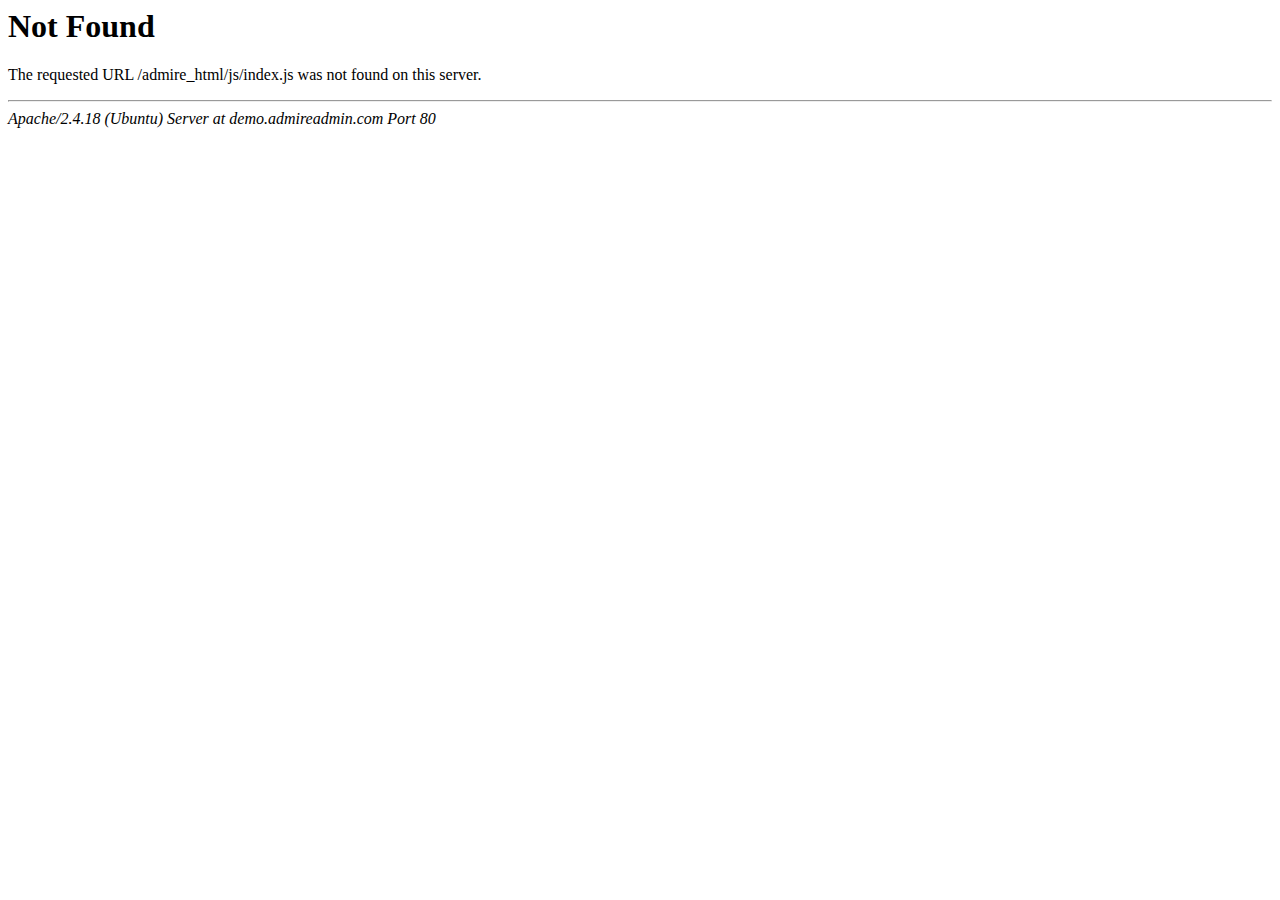
<file: admin/js/index.html>
<!DOCTYPE HTML PUBLIC "-//IETF//DTD HTML 2.0//EN">
<html><head>
<title>404 Not Found</title>
</head><body>
<h1>Not Found</h1>
<p>The requested URL /admire_html/js/index.js was not found on this server.</p>
<hr>
<address>Apache/2.4.18 (Ubuntu) Server at demo.admireadmin.com Port 80</address>
</body></html>
</file>
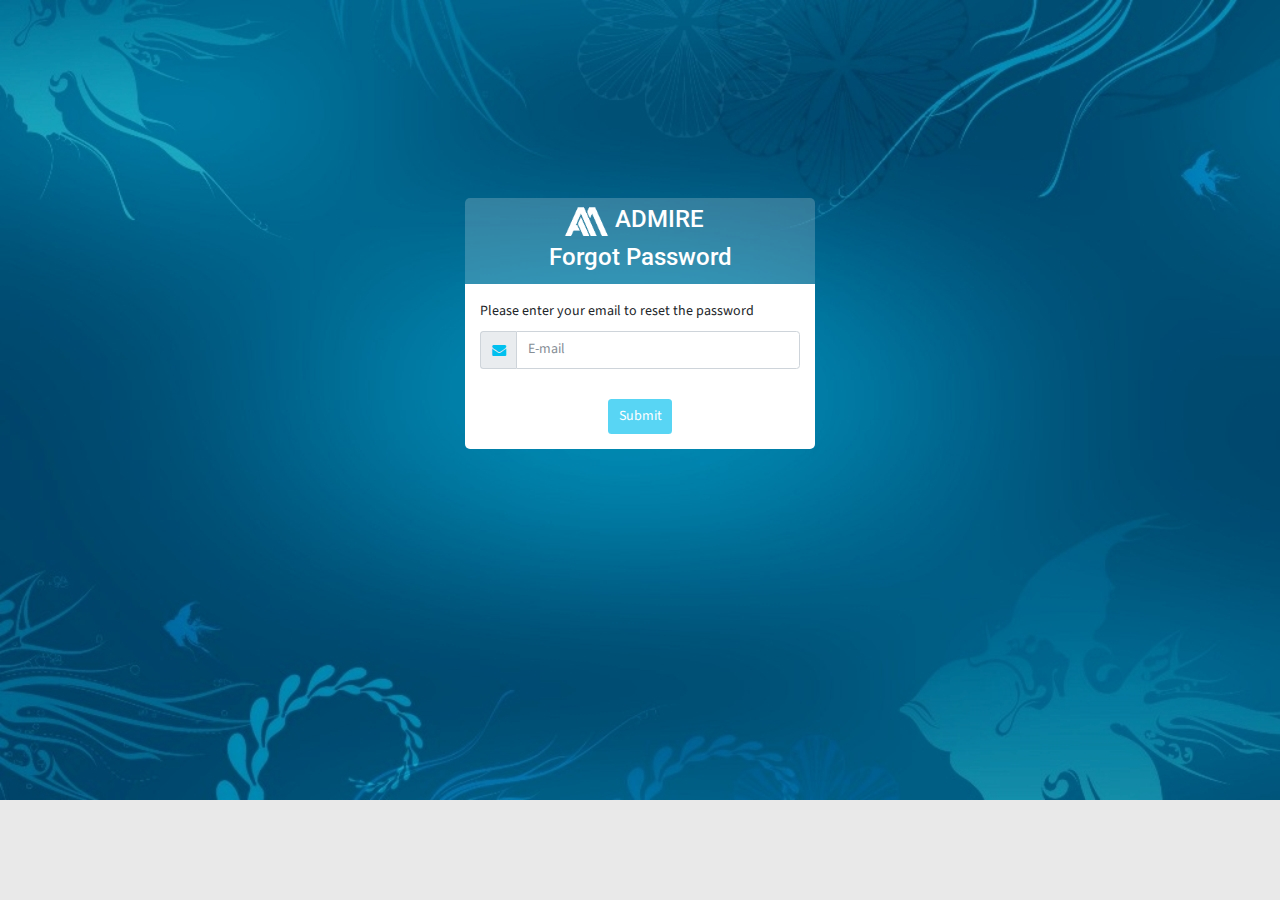
<file: admin/forgot_password1.html>
<!DOCTYPE html>
<html>

<!-- Mirrored from demo.admireadmin.com/admire_html/forgot_password1.html by HTTrack Website Copier/3.x [XR&CO'2014], Tue, 01 Jan 2019 07:14:15 GMT -->
<head>
    <title>Forgot Password 1 | Admire</title>
    <meta name="viewport" content="width=device-width, initial-scale=1.0"/>
    <link rel="shortcut icon" href="img/logo1.ico"/>
    <!--Global styles -->
    <link rel="stylesheet" href="css/components.css" />
    <link rel="stylesheet" href="css/custom.css" />
    <!--End of Global styles -->
    <!--Plugin styles-->
    <link rel="stylesheet" href="vendors/bootstrapvalidator/css/bootstrapValidator.min.css"/>
    <link rel="stylesheet" href="vendors/wow/css/animate.css"/>
    <!--End of Plugin styles-->
    <link rel="stylesheet" href="css/pages/login1.css"/>
</head>
<body>
<div class="container wow slideInDown" data-wow-duration="1s" data-wow-delay="0.5s">
    <div class="row">
        <div class="col-12">
            <div class="row">
                <div class="col-lg-4 col-sm-8 col-md-6 mx-auto forgotpwd_margin ">
                    <div class="login_logo login_border_radius1">
                        <h3 class="text-center">
                            <img src="img/logow2.png" alt="josh logo" class="admire_logo"><span class="text-white"> ADMIRE &nbsp;<br/>
                               Forgot Password</span>
                        </h3>
                    </div>
                    <form action="http://demo.admireadmin.com/admire_html/login1.html" id="login_validator1" method="post"
                          class="form-group  login_validator">
                        <div class="bg-white login_content login_border_radius">
                            <div class="form-group">
                                <label for="email_modal">Please enter your email to reset the password</label>
                                <div class="input-group">
                            <span class="input-group-addon addon_email"><i
                                    class="fa fa-envelope text-primary"></i></span>
                                    <input type="text" class="form-control email_forgot form-control-md"
                                           id="email_modal" name="email_modal" placeholder="E-mail">
                                </div>
                            </div>
                            <div class="form-group form-actions">
                                <button type="submit" class="btn btn-primary submit_email login_button" onclick="window.location.href='login1.html'">Submit
                                </button>
                            </div>
                        </div>
                    </form>
                </div>
            </div>
        </div>
    </div>
</div>

<!-- global js -->
<script src="js/jquery.min.js"></script>
<script src="js/index.html"></script>
<script src="js/bootstrap.min.js"></script>
<!-- end of global js-->
<!--Plugin js-->
<script src="vendors/bootstrapvalidator/js/bootstrapValidator.min.js"></script>
<script src="vendors/wow/js/wow.min.js"></script>
<!--End of plugin js-->
<script src="js/pages/forgot_password.js"></script>
</body>


<!-- Mirrored from demo.admireadmin.com/admire_html/forgot_password1.html by HTTrack Website Copier/3.x [XR&CO'2014], Tue, 01 Jan 2019 07:14:16 GMT -->
</html>
</file>
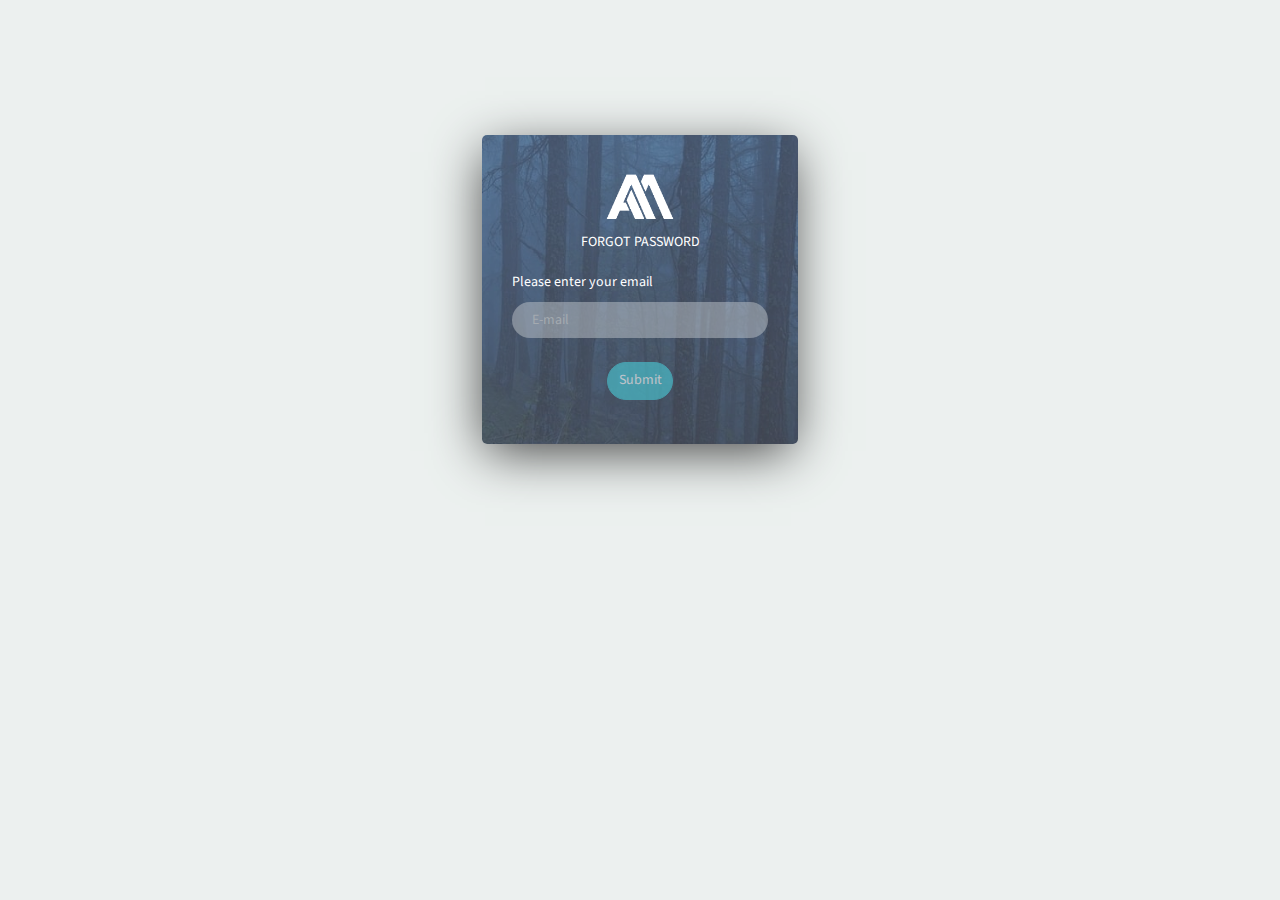
<file: admin/forgot_password2.html>
<!DOCTYPE html>
<html>

<!-- Mirrored from demo.admireadmin.com/admire_html/forgot_password2.html by HTTrack Website Copier/3.x [XR&CO'2014], Tue, 01 Jan 2019 07:12:48 GMT -->
<head>
    <title>Forgot Password 2 | Admire</title>
    <meta name="viewport" content="width=device-width, initial-scale=1.0"/>
    <link rel="shortcut icon" href="img/logo1.ico"/>
    <!--Global styles -->
    <link rel="stylesheet" href="css/components.css" />
    <link rel="stylesheet" href="css/custom.css" />
    <!--End of Global styles -->
    <!--Plugin styles-->
    <link rel="stylesheet" href="vendors/bootstrapvalidator/css/bootstrapValidator.min.css"/>
    <link rel="stylesheet" href="vendors/wow/css/animate.css"/>
    <!--End of Plugin styles-->
    <link rel="stylesheet" href="css/pages/login2.css"/>
</head>
<body class="login_background">
<div class="preloader" style=" position: fixed;
  width: 100%;
  height: 100%;
  top: 0;
  left: 0;
  z-index: 100000;
  backface-visibility: hidden;
  background: #ffffff;">
    <div class="preloader_img" style="width: 200px;
  height: 200px;
  position: absolute;
  left: 48%;
  top: 48%;
  background-position: center;
z-index: 999999">
        <img src="img/loader.gif" style=" width: 40px;" alt="loading...">
    </div>
</div>
<div class="container wow fadeInDown" data-wow-duration="1s" data-wow-delay="0.5s">
    <div class="row">
        <div class="col-10 mx-auto">
            <div class="row">
                <div class="col-lg-4 col-sm-6  mx-auto forgotpwd_margin login_image login_section forgot_section_top">
                    <div class="login_logo login_border_radius1">
                        <div class="text-center text-white font_18">
                            <img src="img/logow2.png" alt="logo" class="admire_logo"><br/>
                            <span class="m-t-15">FORGOT PASSWORD</span>
                        </div>
                    </div>
                    <div class="m-t-15">
                        <form action="http://demo.admireadmin.com/admire_html/login2.html" id="login_validator1" method="post" class="form-group  login_validator bv-form" novalidate="novalidate">
                            <div class="login_content login_border_radius">
                                <div class="form-group">
                                    <label for="email_modal" class="text-white">Please enter your email</label>
                                    <input type="text" class="form-control email_forgot b_r_20" id="email_modal" name="email_modal" placeholder="E-mail">
                                </div>
                                <div class="form-group text-center">
                                    <button type="submit" onclick="window.location.href='login2.html'" class="btn btn-mint submit_email b_r_20 login_button m-t-10">Submit
                                    </button>
                                </div>
                            </div>
                        </form>
                    </div>
                </div>
            </div>
        </div>
    </div>
</div>
<!-- global js -->
<script src="js/jquery.min.js"></script>
<script src="js/index.html"></script>
<script src="js/bootstrap.min.js"></script>
<!-- end of global js-->
<!--Plugin js-->
<script src="vendors/bootstrapvalidator/js/bootstrapValidator.min.js"></script>
<script src="vendors/wow/js/wow.min.js"></script>
<!--End of plugin js-->
<script src="js/pages/login2.js"></script>

</body>


<!-- Mirrored from demo.admireadmin.com/admire_html/forgot_password2.html by HTTrack Website Copier/3.x [XR&CO'2014], Tue, 01 Jan 2019 07:12:48 GMT -->
</html>
</file>
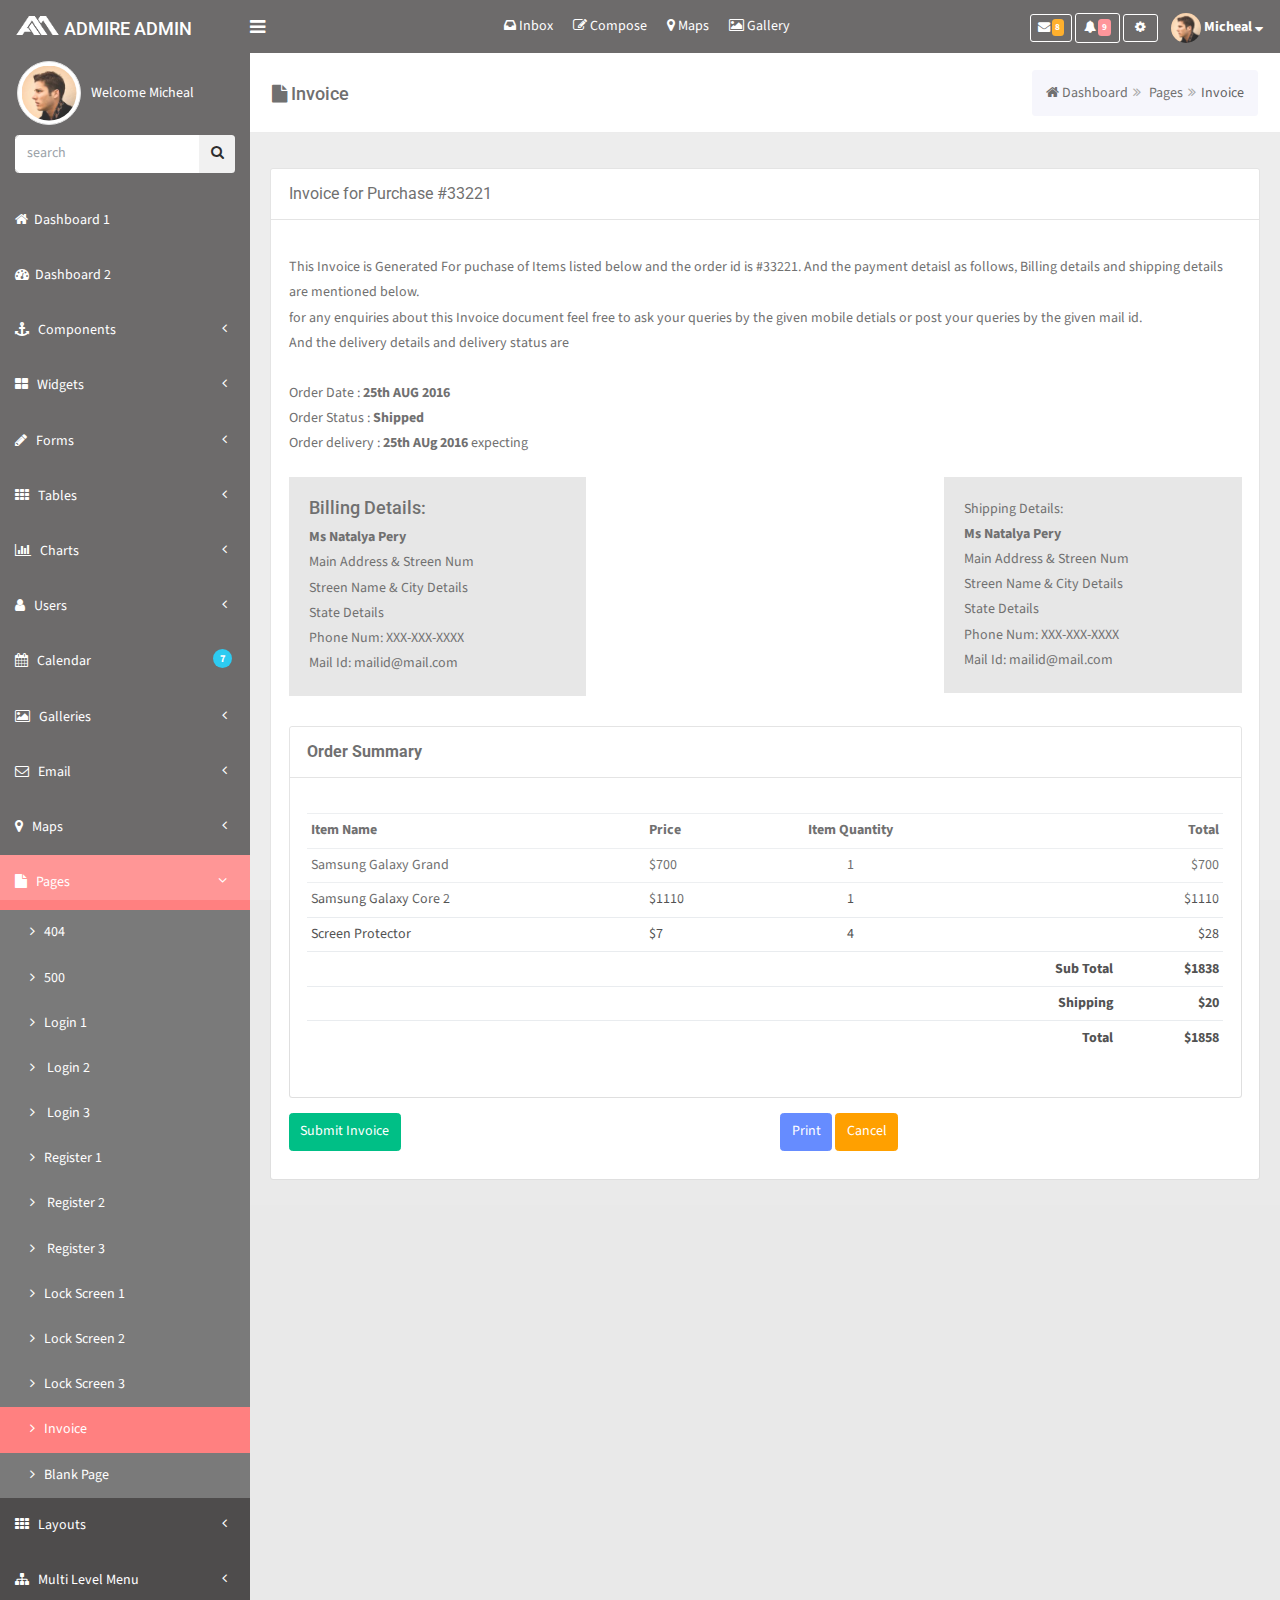
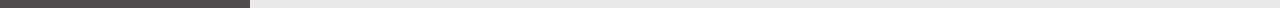
<file: admin/invoice.html>
<!doctype html>
<html class="no-js" lang="en">

<!-- Mirrored from demo.admireadmin.com/admire_html/invoice.html by HTTrack Website Copier/3.x [XR&CO'2014], Tue, 01 Jan 2019 07:12:38 GMT -->
<head>
    <meta charset="UTF-8">
    <title>Invoice | Admire</title>
    <!--IE Compatibility modes-->
    <meta http-equiv="X-UA-Compatible" content="IE=edge">
    <!--Mobile first-->
    <meta name="viewport" content="width=device-width, initial-scale=1">
    <link rel="shortcut icon" href="img/logo1.ico"/>
    <!-- global styles-->
    <link rel="stylesheet" href="css/components.css"/>
    <link rel="stylesheet" href="css/custom.css"/>
    <!-- end of global styles-->
    <link rel="stylesheet" href="css/pages/invoice.css">
    <link rel="stylesheet" href="#" id="skin_change"/>
</head>
<body>
<div class="preloader" style=" position: fixed;
  width: 100%;
  height: 100%;
  top: 0;
  left: 0;
  z-index: 100000;
  backface-visibility: hidden;
  background: #ffffff;">
    <div class="preloader_img" style="width: 200px;
  height: 200px;
  position: absolute;
  left: 48%;
  top: 48%;
  background-position: center;
z-index: 999999">
        <img src="img/loader.gif" style=" width: 40px;" alt="loading...">
    </div>
</div>
    <div id="wrap">
        <div id="top">
            <!-- .navbar -->
            <nav class="navbar navbar-static-top">
                <div class="container-fluid m-0">
                    <a class="navbar-brand mr-0" href="index-2.html">
                        <h4 class="text-white"><img src="img/logow.png" class="admin_img" alt="logo"> ADMIRE ADMIN</h4>
                    </a>
                    <div class="menu mr-sm-auto">
                        <span class="toggle-left" id="menu-toggle">
                        <i class="fa fa-bars text-white"></i>
                    </span>
                    </div>
                    <div class="navbar-toggleable-sm m-lg-auto d-none d-lg-flex top_menu" id="nav-content">
                        <ul class="nav navbar-nav flex-row top_menubar">
                            <li class="nav-item">
                                <a class="nav-link text-white" href="mail_inbox.html">
                                    <i class="fa fa-inbox"></i> <span class="quick_text">Inbox</span>
                                </a>
                            </li>
                            <li class="nav-item">
                                <a class="nav-link text-white" href="mail_compose.html">
                                    <i class="fa fa fa-edit"></i> <span class="quick_text">Compose</span>
                                </a>
                            </li>
                            <li class="nav-item">
                                <a class="nav-link text-white" href="maps.html">
                                    <i class="fa fa-map-marker"></i> <span class="quick_text">Maps</span>
                                </a>
                            </li>
                            <li class="nav-item">
                                <a class="nav-link text-white" href="gallery.html">
                                    <i class="fa fa-picture-o"></i> <span class="quick_text">Gallery</span>
                                </a>
                            </li>
                        </ul>
                    </div>
                    <div class="topnav dropdown-menu-right ml-auto">
                        <div class="btn-group">
                            <div class="notifications no-bg">
                                <a class="btn btn-default btn-sm messages" data-toggle="dropdown"> <i class="fa fa-envelope fa-1x text-white"></i>
                                    <span class="badge badge-warning">8</span>
                                </a>
                                <div class="dropdown-menu drop_box_align" role="menu" id="messages_dropdown">
                                    <div class="popover-header">You have 8 Messages</div>
                                    <div id="messages">
                                        <div class="data">
                                            <div class="row">
                                                <div class="col-2">
                                                    <img src="img/mailbox_imgs/5.jpg" class="message-img avatar rounded-circle" alt="avatar1"></div>
                                                <div class="col-10 message-data"><strong>hally</strong> sent you an image.
                                                    <br>
                                                    <small>add to timeline</small>
                                                </div>
                                            </div>
                                        </div>
                                        <div class="data">
                                            <div class="row">
                                                <div class="col-2">
                                                    <img src="img/mailbox_imgs/8.jpg" class="message-img avatar rounded-circle" alt="avatar1"></div>
                                                <div class="col-10 message-data"><strong>Meri</strong> invitation for party.
                                                    <br>
                                                    <small>add to timeline</small>
                                                </div>
                                            </div>
                                        </div>
                                        <div class="data">
                                            <div class="row">
                                                <div class="col-2">
                                                    <img src="img/mailbox_imgs/7.jpg" class="message-img avatar rounded-circle" alt="avatar1"></div>
                                                <div class="col-10 message-data">
                                                    <strong>Remo</strong> meeting details .
                                                    <br>
                                                    <small>add to timeline</small>
                                                </div>
                                            </div>
                                        </div>
                                        <div class="data">
                                            <div class="row">
                                                <div class="col-2">
                                                    <img src="img/mailbox_imgs/6.jpg" class="message-img avatar rounded-circle" alt="avatar1"></div>
                                                <div class="col-10 message-data">
                                                    <strong>David</strong> upcoming events list.
                                                    <br>
                                                    <small>add to timeline</small>
                                                </div>
                                            </div>
                                        </div>
                                        <div class="data">
                                            <div class="row">
                                                <div class="col-2">
                                                    <img src="img/mailbox_imgs/5.jpg" class="message-img avatar rounded-circle" alt="avatar1"></div>
                                                <div class="col-10 message-data"><strong>hally</strong> sent you an image.
                                                    <br>
                                                    <small>add to timeline</small>
                                                </div>
                                            </div>
                                        </div>
                                        <div class="data">
                                            <div class="row">
                                                <div class="col-2">
                                                    <img src="img/mailbox_imgs/8.jpg" class="message-img avatar rounded-circle" alt="avatar1"></div>
                                                <div class="col-10 message-data"><strong>Meri</strong> invitation for party.
                                                    <br>
                                                    <small>add to timeline</small>
                                                </div>
                                            </div>
                                        </div>
                                        <div class="data">
                                            <div class="row">
                                                <div class="col-2">
                                                    <img src="img/mailbox_imgs/7.jpg" class="message-img avatar rounded-circle" alt="avatar1"></div>
                                                <div class="col-10 message-data">
                                                    <strong>Remo</strong> meeting details .
                                                    <br>
                                                    <small>add to timeline</small>
                                                </div>
                                            </div>
                                        </div>
                                        <div class="data">
                                            <div class="row">
                                                <div class="col-2">
                                                    <img src="img/mailbox_imgs/6.jpg" class="message-img avatar rounded-circle" alt="avatar1"></div>
                                                <div class="col-10 message-data">
                                                    <strong>David</strong> upcoming events list.
                                                    <br>
                                                    <small>add to timeline</small>
                                                </div>
                                            </div>
                                        </div>
                                    </div>
                                    <div class="popover-footer">
                                        <a href="mail_inbox.html">Inbox</a>
                                    </div>
                                </div>
                            </div>
                        </div>
                        <div class="btn-group">
                            <div class="notifications messages no-bg">
                                <a class="btn btn-default btn-sm" data-toggle="dropdown"> <i class="fa fa-bell text-white"></i>
                                    <span class="badge badge-danger">9</span>
                                </a>
                                <div class="dropdown-menu drop_box_align" role="menu">
                                    <div class="popover-header">You have 9 Notifications</div>
                                    <div id="notifications">
                                        <div class="data">
                                            <div class="row">
                                                <div class="col-2">
                                                    <img src="img/mailbox_imgs/1.jpg" class="message-img avatar rounded-circle" alt="avatar1"></div>
                                                <div class="col-10 message-data">
                                                    <i class="fa fa-clock-o"></i>
                                                    <strong>Remo</strong> sent you an image
                                                    <br>
                                                    <small class="primary_txt">just now.</small>
                                                    <br>
                                                </div>
                                            </div>
                                        </div>
                                        <div class="data">
                                            <div class="row">
                                                <div class="col-2">
                                                    <img src="img/mailbox_imgs/2.jpg" class="message-img avatar rounded-circle" alt="avatar1"></div>
                                                <div class="col-10 message-data">
                                                    <i class="fa fa-clock-o"></i>
                                                    <strong>clay</strong> business propasals
                                                    <br>
                                                    <small class="primary_txt">20min Back.</small>
                                                    <br>
                                                </div>
                                            </div>
                                        </div>
                                        <div class="data">
                                            <div class="row">
                                                <div class="col-2">
                                                    <img src="img/mailbox_imgs/3.jpg" class="message-img avatar rounded-circle" alt="avatar1"></div>
                                                <div class="col-10 message-data">
                                                    <i class="fa fa-clock-o"></i>
                                                    <strong>John</strong> meeting at Ritz
                                                    <br>
                                                    <small class="primary_txt">2hrs Back.</small>
                                                    <br>
                                                </div>
                                            </div>
                                        </div>
                                        <div class="data">
                                            <div class="row">
                                                <div class="col-2">
                                                    <img src="img/mailbox_imgs/6.jpg" class="message-img avatar rounded-circle" alt="avatar1"></div>
                                                <div class="col-10 message-data">
                                                    <i class="fa fa-clock-o"></i>
                                                    <strong>Luicy</strong> Request Invitation
                                                    <br>
                                                    <small class="primary_txt">Yesterday.</small>
                                                    <br>
                                                </div>
                                            </div>
                                        </div>
                                        <div class="data">
                                            <div class="row">
                                                <div class="col-2">
                                                    <img src="img/mailbox_imgs/1.jpg" class="message-img avatar rounded-circle" alt="avatar1"></div>
                                                <div class="col-10 message-data">
                                                    <i class="fa fa-clock-o"></i>
                                                    <strong>Remo</strong> sent you an image
                                                    <br>
                                                    <small class="primary_txt">just now.</small>
                                                    <br>
                                                </div>
                                            </div>
                                        </div>
                                        <div class="data">
                                            <div class="row">
                                                <div class="col-2">
                                                    <img src="img/mailbox_imgs/2.jpg" class="message-img avatar rounded-circle" alt="avatar1"></div>
                                                <div class="col-10 message-data">
                                                    <i class="fa fa-clock-o"></i>
                                                    <strong>clay</strong> business propasals
                                                    <br>
                                                    <small class="primary_txt">20min Back.</small>
                                                    <br>
                                                </div>
                                            </div>
                                        </div>
                                        <div class="data">
                                            <div class="row">
                                                <div class="col-2">
                                                    <img src="img/mailbox_imgs/3.jpg" class="message-img avatar rounded-circle" alt="avatar1"></div>
                                                <div class="col-10 message-data">
                                                    <i class="fa fa-clock-o"></i>
                                                    <strong>John</strong> meeting at Ritz
                                                    <br>
                                                    <small class="primary_txt">2hrs Back.</small>
                                                    <br>
                                                </div>
                                            </div>
                                        </div>
                                        <div class="data">
                                            <div class="row">
                                                <div class="col-2">
                                                    <img src="img/mailbox_imgs/6.jpg" class="message-img avatar rounded-circle" alt="avatar1"></div>
                                                <div class="col-10 message-data">
                                                    <i class="fa fa-clock-o"></i>
                                                    <strong>Luicy</strong> Request Invitation
                                                    <br>
                                                    <small class="primary_txt">Yesterday.</small>
                                                    <br>
                                                </div>
                                            </div>
                                        </div>
                                        <div class="data">
                                            <div class="row">
                                                <div class="col-2">
                                                    <img src="img/mailbox_imgs/1.jpg" class="message-img avatar rounded-circle" alt="avatar1"></div>
                                                <div class="col-10 message-data">
                                                    <i class="fa fa-clock-o"></i>
                                                    <strong>Remo</strong> sent you an image
                                                    <br>
                                                    <small class="primary_txt">just now.</small>
                                                    <br>
                                                </div>
                                            </div>
                                        </div>
                                    </div>
                                    <div class="popover-footer">
                                        <a href="#">View All</a>
                                    </div>
                                </div>
                            </div>
                        </div>
                        <div class="btn-group">
                            <a class="btn btn-default btn-sm messages toggle-right">
                                &nbsp;
                                <i class="fa fa-cog text-white"></i>
                                &nbsp;
                            </a>
                        </div>
                        <div class="btn-group">
                            <div class="user-settings no-bg">
                                <button type="button" class="btn btn-default no-bg micheal_btn" data-toggle="dropdown">
                                    <img src="img/admin.jpg" class="admin_img2 rounded-circle avatar-img" alt="avatar"> <strong>Micheal</strong>
                                    <span class="fa fa-sort-down white_bg"></span>
                                </button>
                                <div class="dropdown-menu admire_admin">
                                    <div class="popover-header">Admire Admin</div>
                                    <a class="dropdown-item" href="edit_user.html"><i class="fa fa-cogs"></i>
                                        Account Settings</a>
                                    <a class="dropdown-item" href="#">
                                        <i class="fa fa-user"></i> User Status
                                    </a>
                                    <a class="dropdown-item" href="mail_inbox.html"><i class="fa fa-envelope"></i>
                                        Inbox</a>
                                    <a class="dropdown-item" href="lockscreen.html"><i class="fa fa-lock"></i>
                                        Lock Screen</a>
                                    <a class="dropdown-item" href="login2.html"><i class="fa fa-sign-out"></i>
                                        Log Out</a>
                                </div>
                            </div>
                        </div>
                    </div>
                </div>
                <!-- /.container-fluid -->
            </nav>
            <!-- /.navbar -->
            <!-- /.head -->
        </div>
        <!-- /#top -->
        <div class="wrapper">
            <div id="left">
                <div class="menu_scroll">
                    <div class="media user-media">
                        <div class="user-media-toggleHover">
                            <span class="fa fa-user"></span>
                        </div>
                        <div class="user-wrapper">
                            <a class="user-link" href="#">
                                <img class="media-object img-thumbnail user-img rounded-circle admin_img3" alt="User Picture" src="img/admin.jpg">
                                <p class="text-white user-info">Welcome Micheal</p>
                            </a>
                            <div class="search_bar col-lg-12">
                                <div class="input-group">
                                    <input type="search" class="form-control " placeholder="search">
                                    <span class="input-group-btn">
                                    <button class="btn" type="button"><span class="fa fa-search" >
                                    </span></button>
                                </span>
                                </div>
                            </div>
                        </div>
                    </div>
                    <!-- #menu -->
                    <ul id="menu">
                        <li>
                            <a href="index1.html">
                                <i class="fa fa-home"></i>
                                <span class="link-title menu_hide">&nbsp;Dashboard 1</span>
                            </a>
                        </li>
                        <li>
                            <a href="index-2.html">
                                <i class="fa fa-tachometer"></i>
                                <span class="link-title menu_hide">&nbsp;Dashboard 2

                                </span>
                            </a>
                        </li>
                        <li class="dropdown_menu">
                            <a href="javascript:;">
                                <i class="fa fa-anchor"></i>
                                <span class="link-title menu_hide">&nbsp; Components</span>
                                <span class="fa arrow menu_hide"></span>
                            </a>
                            <ul>
                                <li>
                                    <a href="general_components.html">
                                        <i class="fa fa-angle-right"></i> &nbsp; General Components
                                    </a>
                                </li>
                                <li>
                                    <a href="cards.html">
                                        <i class="fa fa-angle-right"></i>
                                        <span class="link-title">&nbsp;Cards</span>
                                    </a>
                                </li>
                                <li>
                                    <a href="transitions.html">
                                        <i class="fa fa-angle-right"></i> &nbsp; Transitions
                                    </a>
                                </li>
                                <li>
                                    <a href="buttons.html">
                                        <i class="fa fa-angle-right"></i> &nbsp; Buttons
                                    </a>
                                </li>
                                <li>
                                    <a href="icons.html">
                                        <i class="fa fa-angle-right"></i> &nbsp; Icons
                                    </a>
                                </li>
                                <li>
                                    <a href="tooltips.html">
                                        <i class="fa fa-angle-right"></i> &nbsp; Tooltips
                                    </a>
                                </li>
                                <li>
                                    <a href="animations.html">
                                        <i class="fa fa-angle-right"></i> &nbsp; Animations
                                    </a>
                                </li>
                                <li>
                                    <a href="sliders.html">
                                        <i class="fa fa-angle-right"></i> &nbsp; Sliders
                                    </a>
                                </li>
                                <li>
                                    <a href="notifications.html">
                                        <i class="fa fa-angle-right"></i> &nbsp; Notifications
                                    </a>
                                </li>
                                <li>
                                    <a href="p_notify.html">
                                        <i class="fa fa-angle-right"></i> &nbsp; P-Notify
                                    </a>
                                </li>
                                <li>
                                    <a href="izitoast.html">
                                        <i class="fa fa-angle-right"></i> &nbsp; Izi-Toast
                                    </a>
                                </li>
                                <li>
                                    <a href="cropper.html">
                                        <i class="fa fa-angle-right"></i> &nbsp; Cropper
                                    </a>
                                </li>
                                <li>
                                    <a href="file_upload.html">
                                        <i class="fa fa-angle-right"></i> &nbsp; File Upload
                                    </a>
                                </li>
                                <li>
                                    <a href="jstree.html">
                                        <i class="fa fa-angle-right"></i> &nbsp;Js Tree
                                    </a>
                                </li>
                                <li>
                                    <a href="modal.html">
                                        <i class="fa fa-angle-right"></i> &nbsp; Modals
                                    </a>
                                </li>
                                <li>
                                    <a href="sortable.html">
                                        <i class="fa fa-angle-right"></i> &nbsp; Sortable
                                    </a>
                                </li>
                                <li>
                                    <a href="sweet_alert.html">
                                        <i class="fa fa-angle-right"></i> &nbsp; Sweet alerts
                                    </a>
                                </li>
                                <li>
                                    <a href="grids_layout.html">
                                        <i class="fa fa-angle-right"></i> &nbsp; Grid View
                                    </a>
                                </li>
                            </ul>
                        </li>
                        <li class="dropdown_menu">
                            <a href="javascript:;">
                                <i class="fa fa-th-large"></i>
                                <span class="link-title menu_hide">&nbsp; Widgets</span>
                                <span class="fa arrow menu_hide"></span>
                            </a>
                            <ul>
                                <li>
                                    <a href="widgets1.html">
                                        <i class="fa fa-angle-right"></i> &nbsp; Widgets 1
                                    </a>
                                </li>
                                <li>
                                    <a href="widgets2.html">
                                        <i class="fa fa-angle-right"></i> &nbsp; Widgets 2
                                    </a>
                                </li>
                                <li>
                                    <a href="widgets3.html">
                                        <i class="fa fa-angle-right"></i>
                                        <span class="link-title">&nbsp; Widgets 3</span>
                                    </a>
                                </li>
                            </ul>
                        </li>
                        <li class="dropdown_menu">
                            <a href="javascript:;">
                                <i class="fa fa-pencil"></i>
                                <span class="link-title menu_hide">&nbsp; Forms</span>
                                <span class="fa arrow menu_hide"></span>
                            </a>
                            <ul>
                                <li>
                                    <a href="form_elements.html">
                                        <i class="fa fa-angle-right"></i> &nbsp; Form Elements
                                    </a>
                                </li>
                                <li>
                                    <a href="form_layouts.html">
                                        <i class="fa fa-angle-right"></i> &nbsp; Form Layouts
                                    </a>
                                </li>
                                <li>
                                    <a href="form_validations.html">
                                        <i class="fa fa-angle-right"></i> &nbsp; Form Validations
                                    </a>
                                </li>
                                <li>
                                    <a href="form_editors.html">
                                        <i class="fa fa-angle-right"></i> &nbsp; Form Editors
                                    </a>
                                </li>
                                <li>
                                    <a href="radio_checkbox.html">
                                        <i class="fa fa-angle-right"></i> &nbsp; Radio and Checkbox
                                    </a>
                                </li>
                                <li>
                                    <a href="form_wizards.html">
                                        <i class="fa fa-angle-right"></i> &nbsp; Wizards
                                    </a>
                                </li>
                                <li>
                                    <a href="datetime_picker.html">
                                        <i class="fa fa-angle-right"></i> &nbsp; Date Time Picker
                                    </a>
                                </li>
                                <li>
                                    <a href="ratings.html">
                                        <i class="fa fa-angle-right"></i> &nbsp; Ratings
                                    </a>
                                </li>
                            </ul>
                        </li>
                        <li class="dropdown_menu">
                            <a href="#">
                                <i class="fa fa-th"></i>
                                <span class="link-title menu_hide">&nbsp; Tables</span>
                                <span class="fa arrow menu_hide"></span>
                            </a>
                            <ul>
                                <li>
                                    <a href="simple_tables.html">
                                        <i class="fa fa-angle-right"></i> &nbsp; Simple Tables
                                    </a>
                                </li>
                                <li>
                                    <a href="simple_datatables.html">
                                        <i class="fa fa-angle-right"></i>
                                        <span class="link-title">&nbsp; Simple Data Tables </span>
                                    </a>
                                </li>
                                <li>
                                    <a href="datatables.html">
                                        <i class="fa fa-angle-right"></i> &nbsp; Data Tables
                                    </a>
                                </li>
                                <li>
                                    <a href="advanced_tables.html">
                                        <i class="fa fa-angle-right"></i> &nbsp; Advanced Tables
                                    </a>
                                </li>
                            </ul>
                        </li>
                        <li class="dropdown_menu">
                            <a href="#">
                                <i class="fa fa-bar-chart"></i>
                                <span class="link-title menu_hide">&nbsp; Charts</span>
                                <span class="fa arrow menu_hide"></span>
                            </a>
                            <ul>
                                <li>
                                    <a href="charts.html">
                                        <i class="fa fa-angle-right"></i> &nbsp; Flot Charts
                                    </a>
                                </li>
                                <li>
                                    <a href="advanced_charts.html">
                                        <i class="fa fa-angle-right"></i> &nbsp; Advanced Charts
                                    </a>
                                </li>
                                <li>
                                    <a href="chartist.html">
                                        <i class="fa fa-angle-right"></i> &nbsp; Chartist
                                    </a>
                                </li>
                                <li>
                                    <a href="rickshaw.html">
                                        <i class="fa fa-angle-right"></i> &nbsp; Rickshaw Charts
                                    </a>
                                </li>
                            </ul>
                        </li>
                        <li class="dropdown_menu">
                            <a href="#">
                                <i class="fa fa-user"></i>
                                <span class="link-title menu_hide">&nbsp; Users</span>
                                <span class="fa arrow menu_hide"></span>
                            </a>
                            <ul>
                                <li>
                                    <a href="users.html">
                                        <i class="fa fa-angle-right"></i> &nbsp; User Grid
                                    </a>
                                </li>
                                <li>
                                    <a href="add_user.html">
                                        <i class="fa fa-angle-right"></i> &nbsp; Add User
                                    </a>
                                </li>
                                <li>
                                    <a href="view_user.html">
                                        <i class="fa fa-angle-right"></i> &nbsp; User Profile
                                    </a>
                                </li>
                                <li>
                                    <a href="delete_user.html">
                                        <i class="fa fa-angle-right"></i> &nbsp; Delete User
                                    </a>
                                </li>
                            </ul>
                        </li>
                        <li>
                            <a href="calendar.html">
                                <i class="fa fa-calendar"></i>
                                <span class="link-title menu_hide">&nbsp; Calendar</span>
                                <span class="badge badge-pill badge-primary float-right calendar_badge menu_hide">7</span>
                            </a>
                        </li>
                        <li class="dropdown_menu">
                            <a href="javascript:;">
                                <i class="fa fa-picture-o"></i>
                                <span class="link-title menu_hide">&nbsp; Galleries</span>
                                <span class="fa arrow menu_hide"></span>
                            </a>
                            <ul>
                                <li>
                                    <a href="gallery.html">
                                        <i class="fa fa-angle-right"></i> &nbsp; Gallery
                                    </a>
                                </li>
                                <li>
                                    <a href="video_gallery.html">
                                        <i class="fa fa-angle-right"></i> &nbsp; Video Gallery
                                    </a>
                                </li>
                            </ul>
                        </li>
                        <li class="dropdown_menu">
                            <a href="#">
                                <i class="fa fa-envelope-o"></i>
                                <span class="link-title menu_hide">&nbsp; Email</span>
                                <span class="fa arrow menu_hide"></span>
                            </a>
                            <ul>
                                <li>
                                    <a href="mail_compose.html">
                                        <i class="fa fa-angle-right"></i> &nbsp; Compose
                                    </a>
                                </li>
                                <li>
                                    <a href="mail_inbox.html">
                                        <i class="fa fa-angle-right"></i> &nbsp; Inbox
                                    </a>
                                </li>
                                <li>
                                    <a href="mail_view.html">
                                        <i class="fa fa-angle-right"></i> &nbsp; View
                                    </a>
                                </li>
                                <li>
                                    <a href="mail_sent.html">
                                        <i class="fa fa-angle-right"></i> &nbsp; Sent
                                    </a>
                                </li>
                                <li>
                                    <a href="mail_spam.html">
                                        <i class="fa fa-angle-right"></i> &nbsp; Spam
                                    </a>
                                </li>
                                <li>
                                    <a href="mail_draft.html">
                                        <i class="fa fa-angle-right"></i> &nbsp; Draft
                                    </a>
                                </li>
                                <li>
                                    <a href="mail_trash.html">
                                        <i class="fa fa-angle-right"></i> &nbsp; Trash
                                    </a>
                                </li>
                            </ul>
                        </li>
                        <li class="dropdown_menu">
                            <a href="#">
                                <i class="fa fa-map-marker"></i>
                                <span class="link-title menu_hide">&nbsp; Maps</span>
                                <span class="fa arrow menu_hide"></span>
                            </a>
                            <ul>
                                <li>
                                    <a href="maps.html">
                                        <i class="fa fa-angle-right"></i> &nbsp; Google Maps
                                    </a>
                                </li>
                                <li>
                                    <a href="jqvmaps.html">
                                        <i class="fa fa-angle-right"></i> &nbsp; Vector Maps
                                    </a>
                                </li>
                            </ul>
                        </li>
                        <li class="dropdown_menu active">
                            <a href="javascript:;">
                                <i class="fa fa-file"></i>
                                <span class="link-title menu_hide">&nbsp; Pages</span>
                                <span class="fa arrow menu_hide"></span>
                            </a>
                            <ul>
                                <li>
                                    <a href="404.html">
                                        <i class="fa fa-angle-right"></i> &nbsp; 404
                                    </a>
                                </li>
                                <li>
                                    <a href="500.html">
                                        <i class="fa fa-angle-right"></i> &nbsp; 500
                                    </a>
                                </li>
                                <li>
                                    <a href="login1.html">
                                        <i class="fa fa-angle-right"></i> &nbsp; Login 1
                                    </a>
                                </li>
                                <li>
                                    <a href="login2.html">
                                        <i class="fa fa-angle-right"></i> &nbsp;
                                        <span class="link-title">&nbsp;Login 2</span>
                                    </a>
                                </li>
                                <li>
                                    <a href="login3.html">
                                        <i class="fa fa-angle-right"></i> &nbsp;
                                        <span class="link-title">&nbsp;Login 3</span>
                                    </a>
                                </li>
                                <li>
                                    <a href="register1.html">
                                        <i class="fa fa-angle-right"></i> &nbsp; Register 1
                                    </a>
                                </li>
                                <li>
                                    <a href="register2.html">
                                        <i class="fa fa-angle-right"></i> &nbsp;
                                        <span class="link-title">&nbsp;Register 2</span>
                                    </a>
                                </li>
                                <li>
                                    <a href="register3.html">
                                        <i class="fa fa-angle-right"></i> &nbsp;
                                        <span class="link-title">&nbsp;Register 3</span>
                                    </a>
                                </li>
                                <li>
                                    <a href="lockscreen.html">
                                        <i class="fa fa-angle-right"></i> &nbsp; Lock Screen 1
                                    </a>
                                </li>
                                <li>
                                    <a href="lockscreen2.html">
                                        <i class="fa fa-angle-right"></i> &nbsp; Lock Screen 2
                                    </a>
                                </li>
                                <li>
                                    <a href="lockscreen3.html">
                                        <i class="fa fa-angle-right"></i> &nbsp; Lock Screen 3
                                    </a>
                                </li>
                                <li class="active">
                                    <a href="invoice.html">
                                        <i class="fa fa-angle-right"></i> &nbsp; Invoice
                                    </a>
                                </li>
                                <li>
                                    <a href="blank.html">
                                        <i class="fa fa-angle-right"></i> &nbsp; Blank Page
                                    </a>
                                </li>
                            </ul>
                        </li>
                        <li class="dropdown_menu">
                            <a href="javascript:;">
                                <i class="fa fa-th"></i>
                                <span class="link-title menu_hide">&nbsp; Layouts</span>
                                <span class="fa arrow menu_hide"></span>
                            </a>
                            <ul>
                                <li>
                                    <a href="boxed.html">
                                        <i class="fa fa-angle-right"></i> &nbsp; Boxed Layout
                                    </a>
                                </li>
                                <li>
                                    <a href="fixed-header-boxed.html">
                                        <i class="fa fa-angle-right"></i> &nbsp; Boxed &amp; Fixed Header
                                    </a>
                                </li>
                                <li>
                                    <a href="fixed-header-menu.html">
                                        <i class="fa fa-angle-right"></i> &nbsp; Fixed Header &amp; Menu
                                    </a>
                                </li>
                                <li>
                                    <a href="fixed-header.html">
                                        <i class="fa fa-angle-right"></i> &nbsp; Fixed Header
                                    </a>
                                </li>
                                <li>
                                    <a href="fixed-menu-boxed.html">
                                        <i class="fa fa-angle-right"></i> &nbsp; Boxed &amp; Fixed Menu
                                    </a>
                                </li>
                                <li>
                                    <a href="fixed-menu.html">
                                        <i class="fa fa-angle-right"></i> &nbsp; Fixed Menu
                                    </a>
                                </li>
                                <li>
                                    <a href="no-header.html">
                                        <i class="fa fa-angle-right"></i> &nbsp; No Header
                                    </a>
                                </li>
                                <li>
                                    <a href="no-left-sidebar.html">
                                        <i class="fa fa-angle-right"></i> &nbsp; No Left Sidebar
                                    </a>
                                </li>
                            </ul>
                        </li>
                        <li class="dropdown_menu">
                            <a href="javascript:;">
                                <i class="fa fa-sitemap"></i>
                                <span class="link-title menu_hide">&nbsp; Multi Level Menu</span>
                                <span class="fa arrow menu_hide"></span>
                            </a>
                            <ul class="sub-menu">
                                <li>
                                    <a href="javascript:;">
                                        <i class="fa fa-angle-right"></i> &nbsp;Level 1
                                        <span class="fa arrow"></span>
                                    </a>
                                    <ul class="sub-menu sub-submenu">
                                        <li>
                                            <a href="javascript:;">
                                                <i class="fa fa-angle-right"></i> &nbsp;Level 2
                                            </a>
                                        </li>
                                        <li>
                                            <a href="javascript:;">
                                                <i class="fa fa-angle-right"></i> &nbsp;Level 2
                                            </a>
                                        </li>
                                        <li>
                                            <a href="javascript:;">
                                                <i class="fa fa-angle-right"></i> &nbsp;Level 2
                                                <span class="fa arrow"></span>
                                            </a>
                                            <ul class="sub-menu sub-submenu">
                                                <li>
                                                    <a href="javascript:;">
                                                        <i class="fa fa-angle-right"></i> &nbsp;Level 3
                                                    </a>
                                                </li>
                                                <li>
                                                    <a href="javascript:;">
                                                        <i class="fa fa-angle-right"></i> &nbsp;Level 3
                                                    </a>
                                                </li>
                                                <li>
                                                    <a href="javascript:;">
                                                        <i class="fa fa-angle-right"></i> &nbsp;Level 3
                                                        <span class="fa arrow"></span>
                                                    </a>
                                                    <ul class="sub-menu sub-submenu">
                                                        <li>
                                                            <a href="javascript:;">
                                                                <i class="fa fa-angle-right"></i> &nbsp;Level 4
                                                            </a>
                                                        </li>
                                                        <li>
                                                            <a href="javascript:;">
                                                                <i class="fa fa-angle-right"></i> &nbsp;Level 4
                                                            </a>
                                                        </li>
                                                        <li>
                                                            <a href="javascript:;">
                                                                <i class="fa fa-angle-right"></i> &nbsp;Level 4
                                                                <span class="fa arrow"></span>
                                                            </a>
                                                            <ul class="sub-menu sub-submenu">
                                                                <li>
                                                                    <a href="javascript:;">
                                                                        <i class="fa fa-angle-right"></i> &nbsp;Level 5
                                                                    </a>
                                                                </li>
                                                                <li>
                                                                    <a href="javascript:;">
                                                                        <i class="fa fa-angle-right"></i> &nbsp;Level 5
                                                                    </a>
                                                                </li>
                                                                <li>
                                                                    <a href="javascript:;">
                                                                        <i class="fa fa-angle-right"></i> &nbsp;Level 5
                                                                    </a>
                                                                </li>
                                                            </ul>
                                                        </li>
                                                    </ul>
                                                </li>
                                                <li>
                                                    <a href="javascript:;">
                                                        <i class="fa fa-angle-right"></i> &nbsp;Level 4
                                                    </a>
                                                </li>
                                            </ul>
                                        </li>
                                        <li>
                                            <a href="javascript:;">
                                                <i class="fa fa-angle-right"></i> &nbsp;Level 2
                                            </a>
                                        </li>
                                    </ul>
                                </li>
                                <li>
                                    <a href="javascript:;">
                                        <i class="fa fa-angle-right"></i> &nbsp;Level 1
                                    </a>
                                </li>
                                <li>
                                    <a href="javascript:;">
                                        <i class="fa fa-angle-right"></i> &nbsp;Level 1
                                        <span class="fa arrow"></span>
                                    </a>
                                    <ul class="sub-menu sub-submenu">
                                        <li>
                                            <a href="javascript:;">
                                                <i class="fa fa-angle-right"></i> &nbsp;Level 2
                                            </a>
                                        </li>
                                        <li>
                                            <a href="javascript:;">
                                                <i class="fa fa-angle-right"></i> &nbsp;Level 2
                                            </a>
                                        </li>
                                        <li>
                                            <a href="javascript:;">
                                                <i class="fa fa-angle-right"></i> &nbsp;Level 2
                                            </a>
                                        </li>
                                    </ul>
                                </li>
                            </ul>
                        </li>
                    </ul>
                    <!-- /#menu -->
                </div>
            </div>
            <!-- /#left -->
            <div id="content" class="bg-container">
                <header class="head">
                    <div class="main-bar">
                        <div class="row">
                        <div class="col-sm">
                            <h4 class="nav_top_align">
                                <i class="fa fa-file" aria-hidden="true"></i>
                                Invoice
                            </h4>
                        </div>
                        <div class="col-sm">
                            <ol class="breadcrumb float-right nav_breadcrumb_top_align">
                                <li class="breadcrumb-item">
                                    <a href="index-2.html">
                                        <i class="fa fa-home" data-pack="default" data-tags=""></i>
                                        Dashboard
                                    </a>
                                </li>
                                <li class="breadcrumb-item">
                                    <a href="#">Pages</a>
                                </li>
                                <li class="breadcrumb-item active">Invoice</li>
                            </ol>
                        </div>
                        </div>
                    </div>
                </header>
                <div class="outer">
                    <div class="inner bg-container">
                        <div class="row">
                            <div class="col">
                                <div class="card">
                                    <div class="card-header bg-white">
                                        <i class="icon ion-card qwe" data-pack="default" data-tags="credit, price, debit, money, shopping, cash, dollars, $"></i>
                                        Invoice for Purchase #33221
                                    </div>
                                    <div class="card-body m-t-35">
                                        <div class="row">
                                            <div class="col mrg_btm15">
                                                This Invoice is Generated For puchase of Items listed below and the order id is #33221. And the payment detaisl as follows, Billing details and shipping details are mentioned below.
                                                <br />
                                                for any enquiries about this Invoice document feel free to ask your queries by the given mobile detials or post your queries by the given mail id.
                                                <br />
                                                And the delivery details and delivery status are
                                                <br />
                                                <br />
                                                Order Date :
                                                <strong>25th AUG 2016</strong>
                                                <br />
                                                Order Status :
                                                <strong>Shipped</strong>
                                                <br />
                                                Order delivery :
                                                <strong>25th AUg 2016</strong>
                                                expecting
                                                <br />
                                            </div>
                                        </div>
                                        <div class="row">
                                            <div class="col invoice_body_billing_details">
                                                <div class="row justify-content-between">
                                                    <div class="col-lg-4">
                                                        <div class="invoice_details">
                                                            <h4 class="success_txt">Billing Details:</h4>
                                                            <strong>Ms Natalya Pery</strong>
                                                            <br />
                                                            Main Address & Streen Num
                                                            <br />
                                                            Streen Name & City Details
                                                            <br />
                                                            State Details
                                                            <br />
                                                            Phone Num: XXX-XXX-XXXX
                                                            <br />
                                                            Mail Id: mailid@mail.com
                                                        </div>
                                                    </div>
                                                    <div class="col-lg-4">
                                                        <div class="invoice_details">
                                                            <span class="info_txt">Shipping Details:</span><br />
                                                            <strong>Ms Natalya Pery</strong>
                                                            <br />
                                                            Main Address & Streen Num
                                                            <br />
                                                            Streen Name & City Details
                                                            <br />
                                                            State Details
                                                            <br />
                                                            Phone Num: XXX-XXX-XXXX
                                                            <br />
                                                            Mail Id: mailid@mail.com

                                                        </div>
                                                    </div>
                                                </div>

                                            </div>
                                        </div>
                                        <div class="row">
                                            <div class="col-lg-12">
                                                <div class="card">
                                                    <div class="card-header bg-white">
                                                        <strong>Order Summary</strong>
                                                    </div>
                                                    <div class="card-body m-t-35">
                                                        <div class="table-responsive">
                                                            <table class="table table-sm">
                                                                <thead>
                                                                <tr>
                                                                    <td>
                                                                        <strong>Item Name</strong>
                                                                    </td>
                                                                    <td>
                                                                        <strong>Price</strong>
                                                                    </td>
                                                                    <td class="text-center">
                                                                        <strong>Item Quantity</strong>
                                                                    </td>
                                                                    <td></td>
                                                                    <td class="text-right">
                                                                        <strong>Total</strong>
                                                                    </td>
                                                                </tr>
                                                                </thead>
                                                                <tbody>
                                                                <tr>
                                                                    <td>Samsung Galaxy Grand</td>
                                                                    <td>$700</td>
                                                                    <td class="text-center">1</td>
                                                                    <td></td>
                                                                    <td class="text-right">$700</td>
                                                                </tr>
                                                                <tr>
                                                                    <td>Samsung Galaxy Core 2</td>
                                                                    <td>$1110</td>
                                                                    <td class="text-center">1</td>
                                                                    <td></td>
                                                                    <td class="text-right">$1110</td>
                                                                </tr>
                                                                <tr>
                                                                    <td>Screen Protector</td>
                                                                    <td>$7</td>
                                                                    <td class="text-center">4</td>
                                                                    <td></td>
                                                                    <td class="text-right">$28</td>
                                                                </tr>
                                                                <tr>
                                                                    <td class="highrow"></td>
                                                                    <td class="highrow"></td>
                                                                    <td class="highrow text-center"></td>
                                                                    <td class="highrow text-right">
                                                                        <strong>Sub Total &nbsp;</strong>
                                                                    </td>
                                                                    <td class="highrow text-right">
                                                                        <strong>$1838</strong>
                                                                    </td>
                                                                </tr>
                                                                <tr>
                                                                    <td class="emptyrow"></td>
                                                                    <td class="emptyrow"></td>
                                                                    <td class="emptyrow text-center"></td>
                                                                    <td class="emptyrow text-right">
                                                                        <strong>Shipping &nbsp;</strong>
                                                                    </td>
                                                                    <td class="highrow text-right">
                                                                        <strong>$20</strong>
                                                                    </td>
                                                                </tr>
                                                                <tr>
                                                                    <td class="emptyrow">
                                                                        <i class="livicon" data-name="barcode" data-size="60" data-loop="true"></i>
                                                                    </td>
                                                                    <td class="emptyrow"></td>
                                                                    <td class="emptyrow text-center"></td>
                                                                    <td class="emptyrow text-right">
                                                                        <strong>Total &nbsp;</strong>
                                                                    </td>
                                                                    <td class="highrow text-right">
                                                                        <strong>$1858</strong>
                                                                    </td>
                                                                </tr>
                                                                </tbody>
                                                            </table>
                                                        </div>
                                                    </div>
                                                </div>
                                            </div>
                                            <div class="col-lg-6 col-sm-6">
                                                <button type="button" class="btn  button-alignment btn-success m-t-15" data-toggle="button">
                                                    Submit Invoice
                                                </button>
                                            </div>
                                            <div class="col-lg-6 col-sm-6 invoice_print" >
                                <span class="pull-sm-right">
                                    <a style="color:#fff;" class="btn button-alignment btn-info m-t-15" data-toggle="button" onclick="javascript:window.print();">
                                        Print
                                    </a>
                                    <button type="button" class="btn button-alignment btn-warning m-t-15" data-toggle="button">
                                        Cancel
                                    </button>
                                </span>
                                            </div>
                                        </div>
                                    </div>
                                </div>
                            </div>
                        </div>
                    </div>
                    <!-- /.inner -->
                </div>
                <!-- /.outer -->
            </div>
            <!-- /#content -->
        </div>
        <!--wrapper-->
        <div id="right">
            <div class="right_content">
                <div class="alert alert-success">
                    <button type="button" class="close" data-dismiss="alert">&times;</button>
                    <strong>Welcome Micheal
                        <br/></strong> Set Your Skin Here. Checkout Admin Statistics. Good Day!.
                </div>
                <div class="well well-small dark">
                    <div class="xs_skin_hide hidden-sm-up toggle-right"> <i class="fa fa-cog"></i></div>
                    <h4 class="brown_txt">
                    <span class="fa-stack fa-sm">
                  <i class="fa fa-circle fa-stack-2x"></i>
                  <i class="fa fa-paint-brush fa-stack-1x fa-inverse"></i>
                </span>
                        Skins
                    </h4>
                    <br/>
                    <div class="skinmulti_btn" onclick="javascript:loadjscssfile('blue_black_skin.html','css')">
                        <div class="skin_blue skin_size"></div>
                        <div class="skin_black skin_size"></div>
                    </div>
                    <div class="skinmulti_btn" onclick="javascript:loadjscssfile('green_black_skin.html','css')">
                        <div class="skin_green skin_size"></div>
                        <div class="skin_black skin_size"></div>
                    </div>
                    <div class="skinmulti_btn" onclick="javascript:loadjscssfile('purple_black_skin.html','css')">
                        <div class="skin_purple skin_size"></div>
                        <div class="skin_black skin_size"></div>
                    </div>
                    <div class="skinmulti_btn" onclick="javascript:loadjscssfile('orange_black_skin.html','css')">
                        <div class="skin_orange skin_size"></div>
                        <div class="skin_black skin_size"></div>
                    </div>
                    <div class="skinmulti_btn" onclick="javascript:loadjscssfile('red_black_skin.html','css')">
                        <div class="skin_red skin_size"></div>
                        <div class="skin_black skin_size"></div>
                    </div>
                    <div class="skinmulti_btn" onclick="javascript:loadjscssfile('mint_black_skin.html','css')">
                        <div class="skin_mint skin_size"></div>
                        <div class="skin_black skin_size"></div>
                    </div>
                    <div class="skinmulti_btn" onclick="javascript:loadjscssfile('brown_black_skin.html','css')">
                        <div class="skin_brown skin_size"></div>
                        <div class="skin_black skin_size"></div>
                    </div>
                    <div class="skinmulti_btn" onclick="javascript:loadjscssfile('black_skin.html','css')">
                        <div class="skin_black skin_size"></div>
                        <div class="skin_black skin_size"></div>
                    </div>
                    <div class="skin_btn skin_blue" onclick="javascript:loadjscssfile('blue_skin.html','css')"></div>
                    <div class="skin_btn skin_green" onclick="javascript:loadjscssfile('green_skin.html','css')"></div>
                    <div class="skin_btn skin_purple" onclick="javascript:loadjscssfile('purple_skin.html','css')"></div>
                    <div class="skin_btn skin_orange" onclick="javascript:loadjscssfile('orange_skin.html','css')"></div>
                    <div class="skin_btn skin_red" onclick="javascript:loadjscssfile('red_skin.html','css')"></div>
                    <div class="skin_btn skin_mint" onclick="javascript:loadjscssfile('mint_skin.html','css')"></div>
                    <div class="skin_btn skin_brown" onclick="javascript:loadjscssfile('brown_skin.html','css')"></div>
                    <div class="skin_btn skin_black" onclick="javascript:loadjscssfile('black_skin.html','css')"></div>
                </div>
                <div class="well well-small dark">
                    <h4 class="brown_txt margin15_bottom">
                        <img src="img/admin.jpg" width="32" height="32" class="rounded-circle avatar-img" alt="avatar"> &nbsp;Admin
                        Statistics</h4>
                    <br/>
                    <ul class="list-unstyled">
                        <li class="green_txt margin15_bottom">
                            <span class="fa-stack fa-sm">
                    <i class="fa fa-circle fa-stack-2x text-mint"></i>
                    <i class="fa fa-lock fa-stack-1x fa-inverse"></i>
                </span> &nbsp; Last Login
                            <span class="inlinesparkline float-right">2hrs Back</span>
                        </li>
                        <li class="warning_txt margin15_bottom">
                            <span class="fa-stack fa-sm">
                      <i class="fa fa-circle fa-stack-2x text-brown"></i>
                      <i class="fa fa-pencil fa-stack-1x fa-inverse"></i>
                    </span> &nbsp; Pending Tasks
                            <span class="dynamicsparkline float-right">12</span>
                        </li>
                        <li class="primary_txt margin15_bottom">
                            <span class="fa-stack fa-sm">
                      <i class="fa fa-circle fa-stack-2x text-primary"></i>
                      <i class="fa fa-cloud fa-stack-1x fa-inverse"></i>
                    </span> &nbsp; Weather Today
                            <span class="dynamicbar float-right">Rainy</span>
                        </li>
                        <li class="margin15_bottom">
                            <span class="fa-stack fa-sm">
                      <i class="fa fa-circle fa-stack-2x text-brown"></i>
                      <i class="fa fa-calendar fa-stack-1x fa-inverse"></i>
                    </span> &nbsp; Events
                            <span class="inlinebar float-right">Team Out</span>
                        </li>
                        <li class="success_txt margin15_bottom">
                            <span class="fa-stack fa-sm">
                      <i class="fa fa-circle fa-stack-2x text-success"></i>
                      <i class="fa fa-bell fa-stack-1x fa-inverse"></i>
                    </span> &nbsp; Notifications
                            <span class="inlinebar float-right">5</span>
                        </li>
                    </ul>
                </div>
                <div class="well well-small dark right_progressbar_section">
                    <h4 class="brown_txt">
                    <span class="fa-stack fa-sm">
                      <i class="fa fa-circle fa-stack-2x text-brown"></i>
                      <i class="fa fa-hand-o-down fa-stack-1x fa-inverse"></i>
                    </span>
                        Alerts
                    </h4>
                    <br/>
                    <span>Sales Improvement</span>
                    <span class="float-right">
                <small>20%</small>
            </span>
                    <div class="progress">
                        <div class="progress-bar bg-danger w-25" role="progressbar" aria-valuenow="25" aria-valuemin="0" aria-valuemax="100"></div>
                    </div>
                    <span>Server Load</span>
                    <span class="float-right">
                <small>80%</small>
            </span>
                    <div class="progress">
                        <div class="progress-bar bg-mint w-75" role="progressbar" aria-valuenow="75" aria-valuemin="0" aria-valuemax="100"></div>
                    </div>
                    <span>Traffic Improvement</span>
                    <span class="float-right">
                <small>55%</small>
            </span>
                    <div class="progress">
                        <div class="progress-bar bg-primary w-50" role="progressbar" aria-valuenow="50" aria-valuemin="0" aria-valuemax="100"></div>
                    </div>
                </div>
            </div>
        </div>
        <!-- # right side -->
</div>
<!-- /#wrap -->
<!-- global scripts-->
<script src="js/components.js"></script>
<script src="js/custom.js"></script>
<!-- end of global scripts-->
</body>


<!-- Mirrored from demo.admireadmin.com/admire_html/invoice.html by HTTrack Website Copier/3.x [XR&CO'2014], Tue, 01 Jan 2019 07:12:38 GMT -->
</html>
</file>
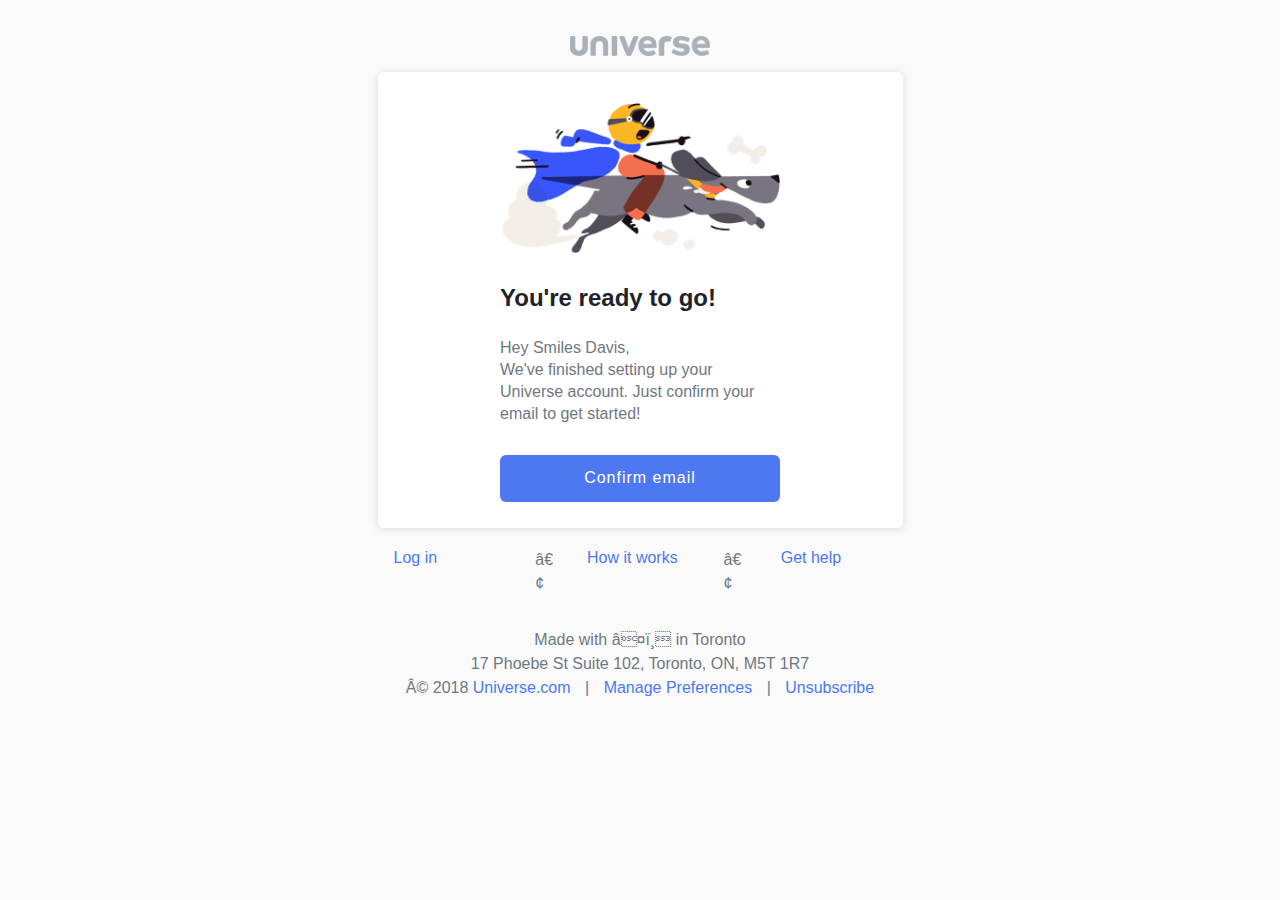
<file: Mail/emailconfirmation.html>
<head>
  <meta http-equiv="Content-Type" content="text/html; charset=US-ASCII">
  <meta name="viewport" content="width=device-width">

</head>

<body style="-moz-box-sizing: border-box; -ms-text-size-adjust: 100%; -webkit-box-sizing: border-box; -webkit-text-size-adjust: 100%; box-sizing: border-box; color: #1C232B; font-family: Helvetica, Arial, sans-serif; font-size: 16px; font-weight: normal; line-height: 22px; margin: 0; min-width: 100%; padding: 0; text-align: left; width: 100% !important">
  <style type="text/css">
    body {
      width: 100% !important;
      min-width: 100%;
      -webkit-text-size-adjust: 100%;
      -ms-text-size-adjust: 100%;
      margin: 0;
      padding: 0;
      -moz-box-sizing: border-box;
      -webkit-box-sizing: border-box;
      box-sizing: border-box;
    }

    .ExternalClass {
      width: 100%;
    }

    .ExternalClass {
      line-height: 100%;
    }

    #backgroundTable {
      margin: 0;
      padding: 0;
      width: 100% !important;
      line-height: 100% !important;
    }

    img {
      outline: none;
      text-decoration: none;
      -ms-interpolation-mode: bicubic;
      width: auto;
      max-width: 100%;
      clear: both;
      display: block;
    }

    body {
      color: #1C232B;
      font-family: Helvetica, Arial, sans-serif;
      font-weight: normal;
      padding: 0;
      margin: 0;
      text-align: left;
      line-height: 1.3;
    }

    body {
      font-size: 16px;
      line-height: 1.3;
    }

    a:hover {
      color: #1f54ed;
    }

    a:active {
      color: #1f54ed;
    }

    a:visited {
      color: #4E78F1;
    }

    h1 a:visited {
      color: #4E78F1;
    }

    h2 a:visited {
      color: #4E78F1;
    }

    h3 a:visited {
      color: #4E78F1;
    }

    h4 a:visited {
      color: #4E78F1;
    }

    h5 a:visited {
      color: #4E78F1;
    }

    h6 a:visited {
      color: #4E78F1;
    }

    table.button:hover table tr td a {
      color: #FFFFFF;
    }

    table.button:active table tr td a {
      color: #FFFFFF;
    }

    table.button table tr td a:visited {
      color: #FFFFFF;
    }

    table.button.tiny:hover table tr td a {
      color: #FFFFFF;
    }

    table.button.tiny:active table tr td a {
      color: #FFFFFF;
    }

    table.button.tiny table tr td a:visited {
      color: #FFFFFF;
    }

    table.button.small:hover table tr td a {
      color: #FFFFFF;
    }

    table.button.small:active table tr td a {
      color: #FFFFFF;
    }

    table.button.small table tr td a:visited {
      color: #FFFFFF;
    }

    table.button.large:hover table tr td a {
      color: #FFFFFF;
    }

    table.button.large:active table tr td a {
      color: #FFFFFF;
    }

    table.button.large table tr td a:visited {
      color: #FFFFFF;
    }

    table.button:hover table td {
      background: #1f54ed;
      color: #FFFFFF;
    }

    table.button:visited table td {
      background: #1f54ed;
      color: #FFFFFF;
    }

    table.button:active table td {
      background: #1f54ed;
      color: #FFFFFF;
    }

    table.button:hover table a {
      border: 0 solid #1f54ed;
    }

    table.button:visited table a {
      border: 0 solid #1f54ed;
    }

    table.button:active table a {
      border: 0 solid #1f54ed;
    }

    table.button.secondary:hover table td {
      background: #fefefe;
      color: #FFFFFF;
    }

    table.button.secondary:hover table a {
      border: 0 solid #fefefe;
    }

    table.button.secondary:hover table td a {
      color: #FFFFFF;
    }

    table.button.secondary:active table td a {
      color: #FFFFFF;
    }

    table.button.secondary table td a:visited {
      color: #FFFFFF;
    }

    table.button.success:hover table td {
      background: #009482;
    }

    table.button.success:hover table a {
      border: 0 solid #009482;
    }

    table.button.alert:hover table td {
      background: #ff6131;
    }

    table.button.alert:hover table a {
      border: 0 solid #ff6131;
    }

    table.button.warning:hover table td {
      background: #fcae1a;
    }

    table.button.warning:hover table a {
      border: 0px solid #fcae1a;
    }

    .thumbnail:hover {
      box-shadow: 0 0 6px 1px rgba(78, 120, 241, 0.5);
    }

    .thumbnail:focus {
      box-shadow: 0 0 6px 1px rgba(78, 120, 241, 0.5);
    }

    body.outlook p {
      display: inline !important;
    }

    body {
      font-weight: normal;
      font-size: 16px;
      line-height: 22px;
    }

    @media only screen and (max-width: 596px) {
      .small-float-center {
        margin: 0 auto !important;
        float: none !important;
        text-align: center !important;
      }
      .small-text-center {
        text-align: center !important;
      }
      .small-text-left {
        text-align: left !important;
      }
      .small-text-right {
        text-align: right !important;
      }
      .hide-for-large {
        display: block !important;
        width: auto !important;
        overflow: visible !important;
        max-height: none !important;
        font-size: inherit !important;
        line-height: inherit !important;
      }
      table.body table.container .hide-for-large {
        display: table !important;
        width: 100% !important;
      }
      table.body table.container .row.hide-for-large {
        display: table !important;
        width: 100% !important;
      }
      table.body table.container .callout-inner.hide-for-large {
        display: table-cell !important;
        width: 100% !important;
      }
      table.body table.container .show-for-large {
        display: none !important;
        width: 0;
        mso-hide: all;
        overflow: hidden;
      }
      table.body img {
        width: auto;
        height: auto;
      }
      table.body center {
        min-width: 0 !important;
      }
      table.body .container {
        width: 95% !important;
      }
      table.body .columns {
        height: auto !important;
        -moz-box-sizing: border-box;
        -webkit-box-sizing: border-box;
        box-sizing: border-box;
        padding-left: 16px !important;
        padding-right: 16px !important;
      }
      table.body .column {
        height: auto !important;
        -moz-box-sizing: border-box;
        -webkit-box-sizing: border-box;
        box-sizing: border-box;
        padding-left: 16px !important;
        padding-right: 16px !important;
      }
      table.body .columns .column {
        padding-left: 0 !important;
        padding-right: 0 !important;
      }
      table.body .columns .columns {
        padding-left: 0 !important;
        padding-right: 0 !important;
      }
      table.body .column .column {
        padding-left: 0 !important;
        padding-right: 0 !important;
      }
      table.body .column .columns {
        padding-left: 0 !important;
        padding-right: 0 !important;
      }
      table.body .collapse .columns {
        padding-left: 0 !important;
        padding-right: 0 !important;
      }
      table.body .collapse .column {
        padding-left: 0 !important;
        padding-right: 0 !important;
      }
      td.small-1 {
        display: inline-block !important;
        width: 8.333333% !important;
      }
      th.small-1 {
        display: inline-block !important;
        width: 8.333333% !important;
      }
      td.small-2 {
        display: inline-block !important;
        width: 16.666666% !important;
      }
      th.small-2 {
        display: inline-block !important;
        width: 16.666666% !important;
      }
      td.small-3 {
        display: inline-block !important;
        width: 25% !important;
      }
      th.small-3 {
        display: inline-block !important;
        width: 25% !important;
      }
      td.small-4 {
        display: inline-block !important;
        width: 33.333333% !important;
      }
      th.small-4 {
        display: inline-block !important;
        width: 33.333333% !important;
      }
      td.small-5 {
        display: inline-block !important;
        width: 41.666666% !important;
      }
      th.small-5 {
        display: inline-block !important;
        width: 41.666666% !important;
      }
      td.small-6 {
        display: inline-block !important;
        width: 50% !important;
      }
      th.small-6 {
        display: inline-block !important;
        width: 50% !important;
      }
      td.small-7 {
        display: inline-block !important;
        width: 58.333333% !important;
      }
      th.small-7 {
        display: inline-block !important;
        width: 58.333333% !important;
      }
      td.small-8 {
        display: inline-block !important;
        width: 66.666666% !important;
      }
      th.small-8 {
        display: inline-block !important;
        width: 66.666666% !important;
      }
      td.small-9 {
        display: inline-block !important;
        width: 75% !important;
      }
      th.small-9 {
        display: inline-block !important;
        width: 75% !important;
      }
      td.small-10 {
        display: inline-block !important;
        width: 83.333333% !important;
      }
      th.small-10 {
        display: inline-block !important;
        width: 83.333333% !important;
      }
      td.small-11 {
        display: inline-block !important;
        width: 91.666666% !important;
      }
      th.small-11 {
        display: inline-block !important;
        width: 91.666666% !important;
      }
      td.small-12 {
        display: inline-block !important;
        width: 100% !important;
      }
      th.small-12 {
        display: inline-block !important;
        width: 100% !important;
      }
      .columns td.small-12 {
        display: block !important;
        width: 100% !important;
      }
      .column td.small-12 {
        display: block !important;
        width: 100% !important;
      }
      .columns th.small-12 {
        display: block !important;
        width: 100% !important;
      }
      .column th.small-12 {
        display: block !important;
        width: 100% !important;
      }
      table.body td.small-offset-1 {
        margin-left: 8.333333% !important;
      }
      table.body th.small-offset-1 {
        margin-left: 8.333333% !important;
      }
      table.body td.small-offset-2 {
        margin-left: 16.666666% !important;
      }
      table.body th.small-offset-2 {
        margin-left: 16.666666% !important;
      }
      table.body td.small-offset-3 {
        margin-left: 25% !important;
      }
      table.body th.small-offset-3 {
        margin-left: 25% !important;
      }
      table.body td.small-offset-4 {
        margin-left: 33.333333% !important;
      }
      table.body th.small-offset-4 {
        margin-left: 33.333333% !important;
      }
      table.body td.small-offset-5 {
        margin-left: 41.666666% !important;
      }
      table.body th.small-offset-5 {
        margin-left: 41.666666% !important;
      }
      table.body td.small-offset-6 {
        margin-left: 50% !important;
      }
      table.body th.small-offset-6 {
        margin-left: 50% !important;
      }
      table.body td.small-offset-7 {
        margin-left: 58.333333% !important;
      }
      table.body th.small-offset-7 {
        margin-left: 58.333333% !important;
      }
      table.body td.small-offset-8 {
        margin-left: 66.666666% !important;
      }
      table.body th.small-offset-8 {
        margin-left: 66.666666% !important;
      }
      table.body td.small-offset-9 {
        margin-left: 75% !important;
      }
      table.body th.small-offset-9 {
        margin-left: 75% !important;
      }
      table.body td.small-offset-10 {
        margin-left: 83.333333% !important;
      }
      table.body th.small-offset-10 {
        margin-left: 83.333333% !important;
      }
      table.body td.small-offset-11 {
        margin-left: 91.666666% !important;
      }
      table.body th.small-offset-11 {
        margin-left: 91.666666% !important;
      }
      table.body table.columns td.expander {
        display: none !important;
      }
      table.body table.columns th.expander {
        display: none !important;
      }
      table.body .right-text-pad {
        padding-left: 10px !important;
      }
      table.body .text-pad-right {
        padding-left: 10px !important;
      }
      table.body .left-text-pad {
        padding-right: 10px !important;
      }
      table.body .text-pad-left {
        padding-right: 10px !important;
      }
      table.menu {
        width: 100% !important;
      }
      table.menu td {
        width: auto !important;
        display: inline-block !important;
      }
      table.menu th {
        width: auto !important;
        display: inline-block !important;
      }
      table.menu.vertical td {
        display: block !important;
      }
      table.menu.vertical th {
        display: block !important;
      }
      table.menu.small-vertical td {
        display: block !important;
      }
      table.menu.small-vertical th {
        display: block !important;
      }
      table.menu[align="center"] {
        width: auto !important;
      }
      table.button.small-expand {
        width: 100% !important;
      }
      table.button.small-expanded {
        width: 100% !important;
      }
      table.button.small-expand table {
        width: 100%;
      }
      table.button.small-expanded table {
        width: 100%;
      }
      table.button.small-expand table a {
        text-align: center !important;
        width: 100% !important;
        padding-left: 0 !important;
        padding-right: 0 !important;
      }
      table.button.small-expanded table a {
        text-align: center !important;
        width: 100% !important;
        padding-left: 0 !important;
        padding-right: 0 !important;
      }
      table.button.small-expand center {
        min-width: 0;
      }
      table.button.small-expanded center {
        min-width: 0;
      }
      table.body .container {
        width: 100% !important;
      }
    }

    @media only screen and (min-width: 732px) {
      table.body table.milkyway-email-card {
        width: 525px !important;
      }
      table.body table.emailer-footer {
        width: 525px !important;
      }
    }

    @media only screen and (max-width: 731px) {
      table.body table.milkyway-email-card {
        width: 320px !important;
      }
      table.body table.emailer-footer {
        width: 320px !important;
      }
    }

    @media only screen and (max-width: 320px) {
      table.body table.milkyway-email-card {
        width: 100% !important;
        border-radius: 0;
        box-sizing: none;
      }
      table.body table.emailer-footer {
        width: 100% !important;
        border-radius: 0;
        box-sizing: none;
      }
    }

    @media only screen and (max-width: 280px) {
      table.body table.milkyway-email-card .milkyway-content {
        width: 100% !important;
      }
    }

    @media (min-width: 596px) {
      .milkyway-header {
        width: 11%;
      }
    }

    @media (max-width: 596px) {
      .milkyway-header {
        width: 50%;
      }
      .emailer-footer .emailer-border-bottom {
        border-bottom: 0.5px solid #E2E5E7;
      }
      .emailer-footer .make-you-smile {
        margin-top: 24px;
      }
      .emailer-footer .make-you-smile .email-tag-line {
        width: 80%;
        position: relative;
        left: 10%;
      }
      .emailer-footer .make-you-smile .universe-address {
        margin-bottom: 10px !important;
      }
      .emailer-footer .make-you-smile .email-tag-line {
        margin-bottom: 10px !important;
      }
      .have-questions-text {
        width: 70%;
      }
      .hide-on-small {
        display: none;
      }
      .product-card-stacked-row .thumbnail-image {
        max-width: 32% !important;
      }
      .product-card-stacked-row .thumbnail-content p {
        width: 64%;
      }
      .welcome-subcontent {
        text-align: left;
        margin: 20px 0 10px;
      }
      .milkyway-title {
        padding: 16px;
      }
      .meta-data {
        text-align: center;
      }
      .label {
        text-align: center;
      }
      .welcome-email .wavey-background-subcontent {
        width: calc(100% - 32px);
      }
    }

    @media (min-width: 597px) {
      .emailer-footer .show-on-mobile {
        display: none;
      }
      .emailer-footer .emailer-border-bottom {
        border-bottom: none;
      }
      .have-questions-text {
        border-bottom: none;
      }
      .hide-on-large {
        display: none;
      }
      .milkyway-title {
        padding: 55px 55px 16px;
      }
    }

    @media only screen and (max-width: 290px) {
      table.container.your-tickets .tickets-container {
        width: 100%;
      }
    }
  </style>
  <table class="body" data-made-with-foundation="" style="background: #FAFAFA; border-collapse: collapse; border-spacing: 0; color: #1C232B; font-family: Helvetica, Arial, sans-serif; font-size: 16px; font-weight: normal; height: 100%; line-height: 1.3; margin: 0; padding: 0; text-align: left; vertical-align: top; width: 100%"
    bgcolor="#FAFAFA">
    <tbody>
      <tr style="padding: 0; text-align: left; vertical-align: top" align="left">
        <td class="center" align="center" valign="top" style="-moz-hyphens: auto; -webkit-hyphens: auto; border-collapse: collapse !important; color: #1C232B; font-family: Helvetica, Arial, sans-serif; font-size: 16px; font-weight: normal; hyphens: auto; line-height: 1.3; margin: 0; padding: 0; text-align: left; vertical-align: top; word-wrap: break-word">
          <center style="min-width: 580px; width: 100%">
            <table class=" spacer  float-center" align="center" style="border-collapse: collapse; border-spacing: 0; float: none; margin: 0 auto; padding: 0; text-align: center; vertical-align: top; width: 100%">
              <tbody>
                <tr style="padding: 0; text-align: left; vertical-align: top" align="left">
                  <td height="20px" style="-moz-hyphens: auto; -webkit-hyphens: auto; border-collapse: collapse !important; color: #1C232B; font-family: Helvetica, Arial, sans-serif; font-size: 20px; font-weight: normal; hyphens: auto; line-height: 20px; margin: 0; mso-line-height-rule: exactly; padding: 0; text-align: left; vertical-align: top; word-wrap: break-word"
                    align="left" valign="top">&nbsp;</td>
                </tr>
              </tbody>
            </table>
            <table class="header-spacer spacer  float-center" align="center" style="border-collapse: collapse; border-spacing: 0; float: none; line-height: 60px; margin: 0 auto; padding: 0; text-align: center; vertical-align: top; width: 100%">
              <tbody>
                <tr style="padding: 0; text-align: left; vertical-align: top" align="left">
                  <td height="16px" style="-moz-hyphens: auto; -webkit-hyphens: auto; border-collapse: collapse !important; color: #1C232B; font-family: Helvetica, Arial, sans-serif; font-size: 16px; font-weight: normal; hyphens: auto; line-height: 16px; margin: 0; mso-line-height-rule: exactly; padding: 0; text-align: left; vertical-align: top; word-wrap: break-word"
                    align="left" valign="top">&nbsp;</td>
                </tr>
              </tbody>
            </table>
            <div class="milkyway-header float-center" align="center">
              <img src="[data-uri]&#10;C/xhBQAAEWlJREFUaAWtWw10VcWdn5n7PpJAQD5diogNolbqRytWaz1KjsAL&#10;YPJoCI+trbWIPS7rtvYc97i42z2yR1dPbc+6ddst9qyL7gZqXoDlJYQkGAzW&#10;tipidRW0K9iKAoooEghJ3se9s7//zZv35t43N192znlnZv5fM3fmP//5z3/m&#10;8eZUx8+kZCslY5MYEufyFJO8LbG8ZjXVTam7u7vsRE+6nXE5TzJeQTRcstPg&#10;3b0yvuRWE4+C/U939zm53nSDdFicSTkbnDPBPI5J9iHKxzhnvxfcalxRt+hF&#10;xROUJ1Md29HvGGcsClkO4ywtJT9cYU2dX1s7vy/Z+sz5zLabwT+HMXmO5DyL&#10;dg5xi61J1NbsDZKr4M2p9pWO5I/gu2aAL4T+nUFf90+bULaourp6QNGpfEtq&#10;13zJ7BqMyTWSyXM54+eA7zT69SHKL0vh7ErULnlB0Y8k37nzYPRM9p3VGN8F&#10;krNLwHMhviUDuSch8xO09Sq+p5uNj7Qlqqt7/TKTrR1fYQ5vAM9l+J2PuT0f&#10;34Bh48fRx+Ogfx+yXuAh8Vu2bPFrCc5tv4ygOsb3eunYtfm+nQexU/Nz8Al4&#10;XkMbv+aR8sbE0htO+GXwZKr9CLoxU0dgIvsTy5e4CqXDVTmV6jp3QGahKN4E&#10;pUkn4kvKvNDBWvLAgYg89P4D6NwP8NURE40XxvfzsLg1gcHwwou15PaOUxi8&#10;iUXIYIkLUZWoi/1pa9vu2bls5t0SPOcvJeI11/rhej2V+k3lADtzGJPiLsgC&#10;jrPT0yeUTYHi5RQs2bLrRuY4D6MvX1WwoBxj9KrF+D0r4jXdQTQEl1hBWFjf&#10;g3Ktg9wZQ9ESDnP2BubsckWHeb0YSvkLCKpWsOFytNWDRdYKRW5csaxmF0fF&#10;xEMLzGH2o9Cb6014HUY6Qf2YPiF6n75YBYBYyaNL6Wgua+RwrUIpJtnS+Xko&#10;3V4Mwr0jUzqSIb/IcvaL4F1TKjEP4dKo5ILDAiKtWHbTYZpoPz8m9ZptOzq/&#10;6Ifr9Qw/+50SpRsk2KkrHazifVj1z45E6Ygdk/UlmJTdzanO+/X29DL6J4D/&#10;FWA/HYnSES+seeE7t6Z2fQ2Al0ajdK4MLGJHsm/ZOdaRTHUeIOUnuJ6aUp23&#10;Qel+MxKlIz7Q0W70g4960i8nd/56mpIlgLJUpZBzDPkQKRyNOiY0mEpk7dz5&#10;4gTpyDY0foWJZyiY22nHeby5tX2BkS5A0aF4hcUkudhs4rUd53YTXMEcR65V&#10;ZT23hGhSdVI6TNRDqGMcR55oQh3prIdFu9vEtaWlcz0UbpUJFwSzJP93wiU7&#10;OibnmJME/8Qg2pHBZcRv8WBF66AaG915GZkQjQqGJNO3g9w0AgouR2/xov3l&#10;RsUjgUnpVeTe7KlNUO4vEG4siZRZ2nzztq6uKX5+k6ITTY4Xv6lMclK8kv5C&#10;YW7dt29f2C+T6u7WaegztqJTFVZVO9FsTXXeABkPUrkkcX4WtM/j9ySc5i7s&#10;g5+W0ACACfzx1h1dVTqO3Bgozb06bLgyrPpzDctjL7l0abkGgj9n4kF/PkBf&#10;nqZ+Qak6sEG/a6JzYZw16rjBfrH/NllBtN8HedsYFw8KwR6F/D06ryrju75y&#10;4vTA96gegqNpDW3fFNsI8zffJKvnOqg0OTnp3BzEiQ6Tn/gCOvoplGgePuoa&#10;Ey06PCPXl/s+cPcrPGgFLIaqenNN+ePxxcdAtwv0NR4iyaa+e+zjOsC2euCo&#10;cOncif6UJLglTUuXzk0TwmbOPyMrtXSCbwxH+br6WOwjJaCzs3NcT1reh3H+&#10;e+/EybCdy60H3bcV7QDL1YHOdRUUbKic/HGLh9YpGvQ7rsp6TsoRGhe6rH7h&#10;QnL8C4kWtNNvX+c4mCfJV2Csp2CxHItMiP5rgQiFNMvdi35N0GFUhsK1RJlY&#10;S+Os45Kt7V/Fcm/E4vIsLLSxrrV1389p4Eq2R12AqdwbPlOy9xfoenoK8hzO&#10;VhTgvoIQ4rFyMW0ODiP1K+M1a8jZFxarxgCVnIBcVskSuog9e/aUTnqeQNiQ&#10;oiV4Khu1aqFoO/L2QiVfoInA4Nf74VTnlvMU5e7p1eBYYwFtXlVXc7uudEQf&#10;i8XOJupqfghr8wDV9YS+1dPBS8HwUVersj+H/N8Jy4pVRiZN5BPLKnk4dHk4&#10;yi7VIwD48Av8fG5dshN+pSM4wRpqY62Yhzurzps6AyMXtzhb/PXq6lNKzuDO&#10;IL+r6ipHf16ZNiG6yq90hKfTe8gScfSnX9FTjrGdnGYnF5AvVFAURYCVbVrw&#10;Cj10nk4X5CHC8WUTMVZJ+8q6WIl/s7J2yR74TXeh8aSB72KyHDSJhDsxfbpg&#10;Pe8ZyLCvCsejlJWhOakz2UOf4qs9J1QMSizZuntmovamo0pQttcm62OyOG+r&#10;UIgjZUzR63koHPonve4vT6uMPnyiZwCnVO1UL+U469D7XwNtN9EDdwHl/oQx&#10;O8AmRGMrvSGTN/x0QXXInd20vf37fO75GxLz5mVMdPPnz6dDY4sf96cPP74W&#10;lqvSD8eieVw/qfrx9TfH9qNN+q6lOg7WdXEIfi4mCd0aRapIl4mzrCRk5EoY&#10;31+uTTr/C6Nsyf8zqDlZV7ONtXQOwE/xnFhpi+pzJJ2KXMUL4ie43+LR9ojt&#10;dhNW29/ofPhquBnZ2wB7qAgvXdmEw4HlSUUjmXOdKqscSpzJ5XJz0U4VwYSF&#10;HkvLHVgcrlCS8mSPu0t/APRsxUd5TrJLkXVTGX0smWCCw6l/2qd0BDalQwB6&#10;wmMa0U/ZofcehjIcgWX7CEN6HC0ex+5zQFri+cSyRUZFlrYMssKX4vS7luSj&#10;3xIHhsHvZYI+3i0DFSFnVk9AzQ3hgxBSGV3KlKVFgN6xdHl/UfEkG2eUzB3j&#10;BxItBTCT29sPok+X+Xmz6XCFgo0/HEE0dxQpJJ5gWdujeMQN274amat4FIbI&#10;SbvkIASlsiPMeqrQGseC8g/m4ADvUDQISSAVY7GFoJ8i0HPuLigXgrZCpvmA&#10;xXtLZwkqc8EboSg3BuHRbRrDi5BfpIwCLBC2CYc1be/YD515aFXdkl/p/DiA&#10;Todi6aDBshuTLcJx2MonyBsqcTaNlA7f6k2YjIIIL2awlstEisrlIwifhS4P&#10;k6xQZGAoEveGYSiCMeAoEE0+iZ8Vq+9COgQR3JbOHX68W8cJUPdj8IGeLdvI&#10;Mwog+jVFkWPgjWOvWRBFasw/P2PqU5C3x4gcFoiQh8M2IzC/Ce0V55izzxia&#10;8TUs2WSBlTSsovjYMDR2wY/z4/pCiCTkE3wA4yDaDhvSACh+fx6CY+CHjarO&#10;+RMmeoc5t1O8EebPc4Ap0EpYS0+Sn3iqn7GCLS+sRMC6fKZvJD9tfOScOCbW&#10;Y7WU/JHksDu3IID9Q0WLefxIlf88ObeKWq1L5KxMP2npKCqHZG5EKx56Zx5E&#10;IYp7kF/4EHUEXc3yhuDxoCrEZiyzPg8MFVzyNpzNfPqP+W3Igwb9h1XnTS5s&#10;oYNIXjiMeIjHWOHCKcb5AhbraEQvXXrtaUQKbgmHwxcLxuFG8PdHw5+nvVsF&#10;ezEuR8bAPxTL/4Vgk8hZH69TwcyGQu98cAVgL+twVbZt82mV8NOi0cLEYiVj&#10;sy/VlVAoM4wToFry5kJYBb7e2RnJDnrxqubAk1dlPU8sWtSD6DtZgjU6HOtj&#10;HAT/rQemKrCS+dOegpBj+BY+K14E5Eucr4W576IrO8cSYcsWYZtnETkIWRYO&#10;GLaw0bVwzracLMuKDONwWsp4Or54cXFi8cqgRO4YAfXLFr4N1n+gH11Xcad/&#10;rnQc+Hd8FuJpOIDIG/Ar8WmpOVi9ySf6cnNRfAO3Iq/bhnnEiWtjojZ2B0Jb&#10;kf7+8kivOBWKpkPhtOChqGNLFLGmLTtcbmcrMpnslClTMmosEUBGEFeyC6kx&#10;PdlO7hEo4E3YiQuTTfhkd/d4eTp9v06ryvAtevTjNRav0USFMxGPTMU/XI6+&#10;FCalqr9fvhPAYEmjf+5SC2ZtsJntVbwAOQDTwP2yBC3EFjjjhaCthv8GwkS/&#10;9I+Zhh++iOi1aY6HZxykSLbtupJlZU2Uj/t5PH594fyVfyFCMdLfKVnkx+F6&#10;rhFr4hsKpue415tOdboVwcHjXajjBVRXCfi/bE7t/kli+cI3ARvSb1c8Khf4&#10;yBKHm5DQ+AXY5/cmt3c2bGvrumhLS8e8ZEv7d2TPwGvoMK0EQ5L7PED+51u9&#10;JDebyxUU9o9XXVUoe9pEBfFDo8Ujuob44n2mQ4ZfRr7elqhd9J4fl7g59gqU&#10;6w9+OBq+ARP5WNBVnKKnlyP0+MF/vZjHFxaXoh9pTnMkc/azCPc8PMB6D+LJ&#10;2730DC2I310ggj0biHdYj8Ih6PZfqqxyDHI5rPb2LamuwqsYhdPzZNszlzWl&#10;2tdT/xQ8JCz+tG2bL6ShfFdhGpuz2cA5VnLcnEOWB8DIQpXqQLbcLgV6Gc01&#10;XvQNV8IaJc1UuDKk+EBwwqn536AkTwZTDGKwHTwWRIPY1z22bbf58bAed/3x&#10;yMfXNrV0PBIJhV8RWdmb5bmpWKwXw0m/GsOxEI7AfGwGTLR00HOnB3UZCN6j&#10;72MbHlvKjWAd9L+lPBeCfpTtGVgPBWyFzC1WmXhOv1WhA1Vv5tQ39fZVGS5D&#10;xqngRWemMvpj1pNeDTmzFA3lZIQcnt2L+OUGKHIXen8CO12lI+QcbOdX4ksW&#10;yGzuEqJFfxqw2K6gkJlYcfPiFBzo5wjxWRKsyGuyapZ/VYx59Zr7UlQ8fGTg&#10;7GDQhmy3MlxFF+XDnNT4/hXLa7rM/cAI1i7eGXRydBesI5symcwhereIq7n9&#10;sMFboWvrXKXLC8U+vm5bZ6e7nal20PcxnfjdB5+y9LoNg1SOxZBA+8lsv3Mc&#10;1vYIrM/eplTHK1C6o7SzqbY9OWct5BMrGD0yFYLfaRpbfFMUCng34oGtuMN+&#10;McfkM1j6G9DuXwHuKh3JQXmebNl1G5UpnCKjLLyKLoYJMJaESTwJSfWGqxij&#10;AoRxrT2WdpjvNIy+GycJg2yEqzbdi37BNqi6Mef8USNcA44Lz1mND9mtgUZX&#10;xKEm18++62MyjpmPpqRqhfGSmA0fZIaSzIRVhOWVX4bSeQ6VSigM0RnEWksO&#10;W/Bf23HRtWaoRa9kBOeSHnsMvq6IxxceDwu2FAKLpjWY04PBwB+2hLWMXvx6&#10;EKhgtRkVwHGC44B+GXodj7G88qTM6nhVFlbICFd4Nw9V/Ax991xgKzzgR/iF&#10;5zWqelBOCjyxXMRxQNsURDMsnDtwZzzJ+40eVHBlRU3NB3zurCuhNPdgHkv8&#10;0mBOL2bQiLAYPaL1YgZrq+Kxp2D56l06E8EwMIztJPJthaKrr63534ll/Evo&#10;9C+CJkTRujnnOMXw/xgfmXS5/jpCp8FmaBzEXBjrcwwpN94vjxsVB36Seyk6&#10;VBN0yoPDbLZ6nP/EYL2N4ujRwqr4km8JLuhk+I6RyAx8G37iXfj/xi06GhbJ&#10;OGY6TVCZ+oxXJv/C6mJVCOnAleLPYC5HZEGhsIiC4A49HJ2nHkMEtYPXLNuZ&#10;Fb4cPE9AB4Zf5K4gvh+76lo2bcIl5OOFdOH5lx9/jf8b/N0AO1uPeNWNODLP&#10;xER+Lk93FDbyGJzG58rYuG3x5cXjui5HlcG3CTLwOopXwv5F8p08OLmcfaxo&#10;TDmcU1gQbKPcff9FUTm87WRvLV+w4LROj4F9DNvFMpIP/yGMQe6DA//65Apx&#10;VKcLKpeL8Q/0yd5ZaOsL4MejBJ6B53EAT30eD+IJgq+Mx57GSm4WrZ3L4d/E&#10;0a/rMNAzcW8Ow09/EmInUTqAi3Rc3YXaGuKLXjXJgilotCWfjG85F2MWRsyN&#10;4qJHBQ4qJnoTjCYW8Gb67djx/KS+XP8CXIhcjXG9FP2iPyHRfGDR4h2klH/A&#10;/e7L4cpoq/4UyiRXh+Vf9NyB1z33Myf7deAWYoubDfkVkE9/iupBtOYgHoa+&#10;bllWVz6mWBDx/+48DodV/kOKAAAAAElFTkSuQmCC"
                style="-ms-interpolation-mode: bicubic; clear: both; display: block; max-width: 100%; outline: none; text-decoration: none; width: auto">
            </div>
            <table class="header-spacer-bottom spacer  float-center" align="center" style="border-collapse: collapse; border-spacing: 0; float: none; line-height: 30px; margin: 0 auto; padding: 0; text-align: center; vertical-align: top; width: 100%">
              <tbody>
                <tr style="padding: 0; text-align: left; vertical-align: top" align="left">
                  <td height="16px" style="-moz-hyphens: auto; -webkit-hyphens: auto; border-collapse: collapse !important; color: #1C232B; font-family: Helvetica, Arial, sans-serif; font-size: 16px; font-weight: normal; hyphens: auto; line-height: 16px; margin: 0; mso-line-height-rule: exactly; padding: 0; text-align: left; vertical-align: top; word-wrap: break-word"
                    align="left" valign="top">&nbsp;</td>
                </tr>
              </tbody>
            </table>

            <table class="milkyway-email-card container float-center" align="center" style="background: #FFFFFF; border-collapse: collapse; border-radius: 6px; border-spacing: 0; box-shadow: 0 1px 8px 0 rgba(28,35,43,0.15); float: none; margin: 0 auto; overflow: hidden; padding: 0; text-align: center; vertical-align: top; width: 580px"
              bgcolor="#FFFFFF">
              <tbody>
                <tr style="padding: 0; text-align: left; vertical-align: top" align="left">
                  <td style="-moz-hyphens: auto; -webkit-hyphens: auto; border-collapse: collapse !important; color: #1C232B; font-family: Helvetica, Arial, sans-serif; font-size: 16px; font-weight: normal; hyphens: auto; line-height: 1.3; margin: 0; padding: 0; text-align: left; vertical-align: top; word-wrap: break-word"
                    align="left" valign="top">

                    <table class="milkyway-content confirmation-instructions container" align="center" style="background: #FFFFFF; border-collapse: collapse; border-spacing: 0; hyphens: none; margin: auto; max-width: 100%; padding: 0; text-align: inherit; vertical-align: top; width: 280px !important"
                      bgcolor="#FFFFFF">
                      <tbody>
                        <tr style="padding: 0; text-align: left; vertical-align: top" align="left">
                          <td style="-moz-hyphens: auto; -webkit-hyphens: auto; border-collapse: collapse !important; color: #1C232B; font-family: Helvetica, Arial, sans-serif; font-size: 16px; font-weight: normal; hyphens: auto; line-height: 1.3; margin: 0; padding: 0; text-align: left; vertical-align: top; word-wrap: break-word"
                            align="left" valign="top">
                            <table class=" spacer " style="border-collapse: collapse; border-spacing: 0; padding: 0; text-align: left; vertical-align: top; width: 100%">
                              <tbody>
                                <tr style="padding: 0; text-align: left; vertical-align: top" align="left">
                                  <td height="30px" style="-moz-hyphens: auto; -webkit-hyphens: auto; border-collapse: collapse !important; color: #1C232B; font-family: Helvetica, Arial, sans-serif; font-size: 30px; font-weight: normal; hyphens: auto; line-height: 30px; margin: 0; mso-line-height-rule: exactly; padding: 0; text-align: left; vertical-align: top; word-wrap: break-word"
                                    align="left" valign="top">&nbsp;</td>
                                </tr>
                              </tbody>
                            </table>
                            <table class=" row" style="border-collapse: collapse; border-spacing: 0; display: table; padding: 0; position: relative; text-align: left; vertical-align: top; width: 100%">
                              <tbody>
                                <tr style="padding: 0; text-align: left; vertical-align: top" align="left">
                                  <th class=" small-12 large-12 columns first last" style="color: #1C232B; font-family: Helvetica, Arial, sans-serif; font-size: 16px; font-weight: normal; line-height: 1.3; margin: 0 auto; padding: 0; text-align: left; width: 564px" align="left">
                                    <table style="border-collapse: collapse; border-spacing: 0; padding: 0; text-align: left; vertical-align: top; width: 100%">
                                      <tbody>
                                        <tr style="padding: 0; text-align: left; vertical-align: top" align="left">
                                          <th style="color: #1C232B; font-family: Helvetica, Arial, sans-serif; font-size: 16px; font-weight: normal; line-height: 1.3; margin: 0; padding: 0; text-align: left" align="left">
                                            <center style="min-width: 0; width: 100%">
                                              <img width="250" src="[data-uri]&#10;C/xhBQAAQABJREFUeAHsHQdgFMX27dX0Shq9SgfpVRAQEUUUEBuoFAHLF0Sa&#10;dJBmoaogoIiIIF0QlF6kV6nSCSUhvfdc2f3vbdjL3mXvbu9yIQEycNnZmTdv&#10;Zt++fTPz5s0bABeF2NjYai5CVYrGGgV0nK6x8e/qHLevBhfoFcJxO6pz7NlP&#10;4qzBF2c6U5yVG/+qygGjMGtCr0XNMImBe+E3Iax8Jdi2Y32xtlHcuGJrCHGT&#10;uCEU7724ORw5sNeUHJsWy/Tq3uvKxj831jYlFmPE/LU+pIbEpHPBllUput6A&#10;3NwcUzIRKsQnhEtOTvYyJRZzRFUc9X/49tuxAM3Mqt7UFWDZ4CvwYkRFuHXz&#10;GixbuuyDgYMHMnAeCnCgWcGHeFMsn+GLXftwf312FFi90uqjDljVgdux9U++&#10;fZfOXqoZVC3oulXgh5RRLMQy/l0NucV+1S9/2wLUKg62bFttH/ghEKxQjSCZ&#10;4unhCeEx4SY8rd7gOODY/KZjb3dsLWPKpwxj9N9j4OzQL/OBzGNl30w3JUSt&#10;8QblizfNypsyH3KkUAI+JjVGQ4TqO4bd0G889wHfdjGhKAHvW71u5OjXsR8S&#10;EoMy7MWv6CoVbsayMKRBGJ8Vs8k+oTzAIw9YCpmdtOz0BO7GjRtaO2CmbJe8&#10;MSKECSN+XvGXhkNQvbn5SRKxY+uUjNTwgUDfn5sNP33mbpWjOI7TBnsGz1aq&#10;lf/DODDIuPjiHHqW9OQYU5u9/UNllZUFJPGspqRpS7nuf+9htwgJR9de1TJM&#10;XZ1wT1d8IM/3x3P3Lt1gAhQMC95eTHr7FvDvtr1ce5JdRwdWQiAlMqEKGFU2&#10;hIdtulCtfouGTes0vRURGVFVwGU0Ggn8coeuHV5Zv379TUonUUDDDAFGzlVM&#10;KIJ/aMSS07it/3A1vlsJ12kYZUBxxhmh/tG1zKU2b3McSwkWwWBk4NRGHMYX&#10;UbAkFlUjEMyQk8JlZ+eN94Q0oRmSDer4rlGflQ0qEsvEqxzHgFbDwKRPofdz&#10;zZgNQmGp60+bjGOWrWFQeJu4XAqMT1OoFHBkNcP0+pj7LCqenSMA0icqxG1d&#10;Bw/4xBAfn8CPP/7Y+rusMoRPilhS9cgiFhX8+zhXftpcNkIKiSvTBMJkzhn5&#10;BXf7cnKln0+EJ2Ylmj5ra3X1ePmtAm/DEYJlp8WvdPcJekfAL0VA2cQSkHTs&#10;z3HZmQU/FSG/sFciVvqw7mYPXn35CZJzEJceZ5VbpIhFbfHz8zOkpKSotFoN&#10;rNmwwmp5qXYLBLMkkgBrd+iwbznD5HX4QhHXXRmFAiwJRdhv9m8Btwa0hC+f&#10;bcKRAG/bqMX6UN9QM4Jaa8XfWzbxU7jcXB28+Vo/WWWs4bJMl6R8o9qNNnt7&#10;e1eMiYlplJGeAbk5uaBUUAeH4IwSqr+UhG++8NwmxVWWDRTuidtq12+InBN4&#10;cvNfv7ewxlkEf+LwP9CibXu+aGCA/+8/rVj0toCnMFdJYkkhNB9LSUE4libI&#10;KinOsoXJa/4W6Pvm+xAYGHg8IiKipTXYtNQU8PMPAJZlwS/A/9zyFYsaWYOV&#10;m273M5SLyBE4gVBURmE0OFKUh121dhmzYOFXq3X4qVkLPr5+PKEO798DaSmp&#10;T/frO+S6NVi56bI468NJ3JfnrrJjcrPuQezNX0GBn6PRmK97wiE0/qce3Da6&#10;Aa9SOemmhe9cDwNrB0Gf7VcIHfR/5UUw/HekALCmY8Ev6tr168DaEawZ6WnQ&#10;rKm5WqgAcomEJYu+A5VKBTjwDbT9dA8KW36CDE6OIy99A0ZDpgT6/KQ2TzNQ&#10;vUL+vSMx3b7VkuBSxCJAnPTA9I4r+TJjd70JsXF5avzQkBBQKvmhWAF8Xl6e&#10;MHbySD4dOxJ4f8hHBWAoQa1Www/fL8ChspXA6TO4jIwMeG5gviBXqEKsQFMy&#10;co0hGSIvzoEBr2rwTdsAtZNljVDqZl2B8fa3WlpnVMFXnX/BpnCg31Ebtior&#10;w1lFGRP8sqU/wMDBH5rup389iZ9XUgL2tmZ5JqAHEZZjpcchwniD4MTEonvb&#10;BINxKI9mEZw4jBsxdZdCyXQmYWsvWCMUlbPGVTO+mcyjHTsCrygOxk8YAjBl&#10;sGRVVZcdGTbog08WiDMDywRAYkKSOKlAPOVunLckZ9kiFjG8QhVqhozExfH1&#10;1qco+BAcaQbsBcOFg8AmREqCaZ7rCyixJfPEiWPHf8BzCw1qQa0BGN+PzyZO&#10;9/02T/MqwI8bOQVT5YWZs6cwTujgzR9a3LNZq1YOoaisNULxeGUQiuBmzVjM&#10;g9OfaR1/A+iCX4OSBaZLvoJSACACUFwu0QoMHdJTYvUCMrruW14ABAa9DpOJ&#10;SHIIJbchznx+4nZKxYf98TJUfjcX+i5td4PyR48e7S0FR0QTCGctn9LN2ET8&#10;+UkVEtKszZ2EfOE6buRUZHN5nG6NWIqg8qCq305A6dorBxkz50yRJOD4T8Y3&#10;n/HdjJPiCp0iFiGwRzC5HEW4xIQiUSMWb9aEOpUTQlxsLISEhvKTbyHNkatK&#10;qYIvvppgRgup8qZvLCn+/stSANbSbHGhI4Qi/JpOKLwxTGhbE6a0qwWTn6nF&#10;38shFAEG41iKBDoNDZwJBpxFyGmzGTVtEUCqEaQG0XgEmOGwrFSQBXNnzB+V&#10;lJr2teXw4V5EBGRmZUE3fTj3es0QE65cIwt1fz0FH3w8FPR6MzFaoCk0aJw6&#10;a7yp7OcjJ4xhQFElJ9f4c/jtWycUYlYVlS4bFga+Pj6iFAChvWaJD25MFcTF&#10;xXm5q9n8NSgpaIs0y0/RRCiOQ1kw1UwW2NISHP1nnwkzqWcokJaBgqP6db6Q&#10;xR9bdRNo7Zo1TSXiExIgPjExYfPW34NMiQ8iPLESE+9X0CiU9ywz5dxrNW5N&#10;NZ5+Z8aPmopfAsfPo7740vz7t9ZYgt+8bQ1v00B1eXl5wc37N2mcZHqJctog&#10;F+a1V9/hjA8m7grUpXEsd2TT1tVtqbzwoi9fvcqP01jgRm3Zuma2GDffKEc/&#10;PzECpVKlm/7F9zj6ywuWbPxqtzclB6SWKmBS8hEGXNJyKbFIaejoMhm9XCTW&#10;bSRW1QePxV8KTSz6FD//bOobX86dvFaMmOKWHCVwkiWccB/qE4q8xtn89DJS&#10;YlHBwDGcgpvr4xs2Qihr70qLsT4+PlE0WHKUeAJunli6rGQuNzdXSHPoaim3&#10;qDA9DD2USqWEt98eioo6P/1Pv/xg4j5bFfh5+HVPyUr5UwxjjfO1Wi2n8fA3&#10;9ejiMkUR54lFiK01yJlKr127tXnGjO9ftfzUnMFlq22kevHwCTI9g7P45ZYz&#10;vRUpDpGLhOBQ/XeWcNCPCIWCx6Ge1VZdhJM1GAto/QRCISdr6WW78oVLtUfy&#10;reAnhPXbnKaw+ACSGjVBTrmKqywbnZORwLGoQhAIRfliIhFhLcu46l5S6+Dl&#10;lz84dKSiV19+vZcj8M7AunmVKUAMlUpzzGDQtWLUmobO4Cy2Mj1eftuKlr3Y&#10;mlRa8RNHAW5HDY5stAI8Qrg7q6txxr+q2BSUxUWgAt/9w2pIUhLn63u8Roq4&#10;vn9u+sN3u6uDDsd6KUmJcOT0P8XWPnG7KC4p1C2BXH0/eAnnYUmk2ylu8NYE&#10;mpLSD2DghwP/Klc+JGfd5nVufMKT+Ic+NbPftko0NOGNPmhOKMwLMclz/pz5&#10;P5UEGj10juK4Kaqe3a+ZPbtGqYM1z6dC6/Yd4fTxoxARf5cJ9AjkaN3uQXhf&#10;iBTX9aHLgG+/XbymsfrHN1pXSrWqhR+2th6AW/mT639f35wI4wrdVWEJ/NAJ&#10;RQ22ZoksfhiFioXu81uCh7sa1m5cUSztFLen0J9e03pNDacvnTbhsbR7QFuG&#10;kSvnKOeIK7UVH7E0B37fl6cmfq7pP7Dq7/vFTiRqr2mSbKvx1vKCvYI5ItJz&#10;/Yy87kYw+BfD34yA2UQ8+nEx5z0pTxFYJ0cMI44fPJlPl9/GeRvEeTbiDj9H&#10;Vlo8l5YUc9QGTrOs/FaZJcu/seSg8B1loeoLUTYR0KIrd6qnjo2/oLYETM7i&#10;INAXm4WWz8zzNyTbF6AJqKvSqM7g5kwtlXdGhgmTajQTMrp7lzF9EZbtEe7t&#10;AgiAcq/U6Nh1+UoGLvE3n7G/9Fl15F9clMEvioE8G4TW36znidQw7Aj88NLb&#10;aO+uRU0NC25ad2A6X+YJJAwThLqRdPBy95dn//jbj6NAB27B3sGSamgB3tpV&#10;IBLl63MNE63BidMl35gYwBXxDyaze89fZTq649AxM8uw78R6dSfCa8mNQl1y&#10;lvkFWEevYiIJZb08PYHR5Bm9CPmoSfHCdRCTQZkkoVr2Rh0vvl1ST7EsguDC&#10;Sa2q3N1fv1ZUFpBbu3YdzHEpKfYtV6i8QJBmvThOhYYYFEKDuKg/FqrK8Tc2&#10;/uBgVNOz+9u8bPT29sr5dfWP7jbATVmp8ZHzFCrVp5SAKmbcCSutGifLPfwk&#10;TfQxRUyYHkQKbGmzBHDBPS0rHVmTt3yVMaJXbtUlhwxxGXG8wLeFfszICSuu&#10;X7v1riWMXMUhEplWzUyT78yUuHA0OqsixuelD/FmgpkMIc0qoQQAa5+HkF+Y&#10;Ky61HNhTtuezYhyzz0TA4gtRgMvizyVmJu4V5wlxQaMq3AtXhUKJX0CeSkwu&#10;0YSywidH91IaU7uEooJFRaxNnt2CvXzUkj4Y1LhPKWTpUdDgNR53SpDgFnZM&#10;DOr/Py4hIZGaViBERdyDshUq8unOEksWoZ5p9kxfHz+/YXExMWVw13rlrMws&#10;tA5GeWVEuYZ2awz+qnaNKdBARxPIAHdnaHcsZv9dVVp2HIhwNBcUHt4aV1E7&#10;MtGO1RNXpikI8PxNIf7YbyUi/2CK8fr5y1CjEPUUKEqCPGNoN5QW8seKZOiP&#10;4QcU4h/mGFLc3FR+VgeuR9BuvU2H5/h6XUEsWYRq14fj9Hp5PVkBilgkaDQK&#10;+Oe3PAFOWY7siuD0ueC9cAdyNe0B4jgkmAV281taCzx2cD80b9Ou0Jwli1CC&#10;jLp7diLagLvhkBEXxfNmLdiyBwb+PCbr6PzREqd7e+n8m3fuQtesq3A+PgN+&#10;vxbHmwQNqJ1vQi08viKkEqjqthFu+WtWdjbcvZen7DPLsLgpX64c7njN+xwt&#10;smzeCjZa0i0XFW3XF7lJl89NJFsyk89D/O216N/F+uo52bbS7gfbS4WiikRR&#10;3Z6VZOEqSsmLajr2wYipVzfL5w1jMUWhNsL/1vcAsrcnCxo/X1/eKM0M+MGN&#10;YL6NMwAY8tEnKIulF5GIWFYJJXSXgr26HTt1JJoCoi8vAq0qDnp2tIpWqr1m&#10;acZrp8B4/4ZZmnBjz2JPIFbumYqgS/CGGeomoH4wZbp65T+oW6+BGTEEQvm7&#10;+UOLlq2hSTNe/SVUZ3aVfCKBSO3fY9FRRD68QkVuXiSL8EDCSDu/BMCSb5dU&#10;i7wff1OwXRLnFYgjF/HcVCADzR3b9UYNf4E5NAwd8SHafAbjCFsHX0yYBdM7&#10;/ASZ+9BozaCXwALwjXtzMBjylRLERSjueNsvyQIPEgs8NfkiEBAJ3CRGIMVZ&#10;R19TqpjXQZpvsbBgyCXGIxUXG8pa5tvjJoKf/AV+PriB3PQJ3fwP4Le8zQ7q&#10;ag26uA2dvkvAO2H0F+fQpFL2CnMBQgncRAjb9sHZvMUaCMN44G6MPOvElo0V&#10;d+Z9zlQRKpe6yiaSFblEOHnjWQc3anppcmBM2w18k2x5Axk7ckoaEsHM3NLy&#10;ORLSorCvthEOryqYjcamcPSXmIr0mdkj0qlTF6raQG+eJSG8TQAOEonKZejc&#10;4LlplaDcWxkwdvj494YPHB5gwieKzJo9xSfPipDhB2miLFN06dKlejOOEnOT&#10;CcoiguoHdCvAWP3MxOCyucnKFjbCJeeTE9fpSNzSzFIo27t3b/eKodWrzPlu&#10;1mUhzUQoOUQSCnl6eoBC42MqK6SLr3KJRCoc3d5V4qKmuKbze7gSIS2UTUAY&#10;sdyqJs6TE7dGMHFZ08M6QigBgdTkUTaBBCR4JSFuQPunae1r86m7w+Pg6P0k&#10;h7jpx8ULYdAHH4uwOhYl/ZOlxbMYg0sJZUkk0jfhRkS+jtHDJ6JyznwQSb3T&#10;Vdw6S1tjNzcy7/rJHv399wcP5xTKeeIGS8UtOeLz4ZOOMiz75bXb4VtoswCK&#10;igLFaEhQp1Yts3SFgsmZ/vVkSQWgCQOtSpi6VbPi1m/EHBV770a1Bd+uuknQ&#10;lg1/o+e7nM7KTgV8iP3omLADlbv7fouzeiM08l/4T6dAD7e9lObMwgGVE0Kv&#10;V/qgtV7+zEJIF66VK1YEd/d82ly5dk1yXsh3a/TZOUokqkj8uVojEsFZIxLN&#10;6g/t251MMBS0c7a4ey/4kzEYUvfxixQOeg/Kw2L+d+OWVQzVY2S5v8Q5xO1Z&#10;GRn15i38itFozKdiUiocnqPEDyxGJic+a8q3obhbk1dQWXISlZeq1N3dLXv1&#10;uuUeIvxqnG/pJn4xET4e9vFW5DJSVLkkeIN3rXRIvyoXmdBeS9UMEx9/1Rv1&#10;OmlyEVnC0ec3buTkzJmzp5rpuqVYvlvX9kMHfvTBd5Y4hHtanmKN7Nn4zPjG&#10;QprllV6qUqlAw9dgk9iwhJG6x8Xac8hFDWkG5oyxfqE4SiyjxI3LykoeyhiN&#10;C95++xM+2fLtiGEl4iQwssXp1jjeWv3isq6K81NeI2v8XalQvuUoUqkHoCWg&#10;N974iFevbN4m34eUqG5zIiXFLBblFVvUxL6psVFdFBrFDmdaotGoQeuZ57yi&#10;/zsf4LpeqmTP4QxuKpOSEtXUz6/sacsXI3CUkJ6ZC16hoaGo3Hd9ME3mfEPK&#10;7qSKsS+VIfiYjQQr/AQiUfOISKTcc2UgIhE+tUrFK6oYlXKfQKSMlIRlQl2e&#10;WjCtwwlpJfJKPYbQazzMBhJH0TiwKOsUqeUKXw3DMXuwtf6Fx+QYBoG7HCtV&#10;Cu00BbjYjYvYfa057mATjvv3zdzaVWtzAW4BHNmTdmrTqUg51ulGl8CCpo6v&#10;BLatyJvE7qzJ4fTNrJ6KfdMhcpMPsGjTJg4KBd4r8ecXBkyzI0803cR0kYo/&#10;ccQxpN56iTnSZZsUMcRpLy1Au2QNCwf37ZJ0/1VY3Ya4rsct/kQxFbezBs6+&#10;zSWQ1At95fvmcP/OdYiKjCiQTUqu+Ix4JvZObKv69esfFWySCgA+wQlPDFMt&#10;mTf93tFj5yr4eOjhfqIHZOM5FGSpqMYuDa0leBYYNKQf7Nm9H0ipl41+Ztas&#10;/NVMpbzwx4WvvfbGaxvD/MO4Fq1aXJk+efpbnTp3OqfX6SEpJ+mJoaW97+WJ&#10;IMTC73/6Z8/Ove3ExNAbFVDGOxc+7XITGlZIw8NOpOf1EalusORAJUjO0EB0&#10;igaOHdoPcWlxDA3g1ahEEQLqBtWoqM23cRAynsBriWQqXFzC95Nv8OyK9yL3&#10;8Bd7dXX7Fsdabhwc2LXDZBNDi2E4xlJim60vANlD/Bjlu1T34ghdzu4/6/fq&#10;G68m3427S70P7X0xDXYsGarNm+iJXLRgR+cglAvm9qybr+gst06G0+PmJPO1&#10;KrllCc6vRzotVmB3uJt3gNy4hgYOzPcEVodpfo0ulTJUPjWLVVJVK1uN70Ku&#10;3rkq2Y6fNnH1lq1hL+Y313ZMqVZA/17Qd2BPRtIaRM6OVMsa0OwdQt+Q9tsT&#10;vdYbmOqjBjE1hvxkWe5Jvpd8mQ+DIJVDK69Ax2I/Xbh+4dDQGdyqU+dZq/bk&#10;6RG/QtzFz6DaiwlONc3bWwG7luUZcbB/VcbOVb6AVuCwac5X/vBpw3IQtPgI&#10;7kRTQNIWtN1Dz8tMJ+k9mXIbGegZ+Au6FH3PEr4o1RU5GYm4ncDcysorJduf&#10;qVLFzI+HZZscuS82phIauWUP1/nLpazJRFVIF645Kacg8ujL8Nb4uKZ6A3x5&#10;4RLbwcCia3E0mpaw9RGKSV6PrlUobt2Cuu+MI+nHwJed+0PbcsgocgMaUDKh&#10;7fYqmvzynGURHFd5T5009fM9f+/5MDo62h8PfjGNuSRggUxIaCwmBNwAcRMn&#10;ADWE+6K4pibGTMNqJ1jipiVtdJznMl5wGSLLhjpyL+wxsSwTEMCwfy22ZSZr&#10;WULevbX67JUWG9oHuOPsDw3ja9Sucb5O3TrfL/l5ycp4iFcHM8EOrdLOmTWn&#10;92eff7YZx2Tm4sNeYxzI16OXyBwrW2EJDbnZdfOyfY4FLq7+hh9BfZ+AMLs2&#10;6SWCqRygDw/61z9cu583cJtikphA1sGdYSQhcjJzKp3Z6n4P5YSi6/vcqdQ0&#10;1qopktC25V+kvVKrlv+fwv2jdM1Ki8PVKPkTU6SR3tM3WJOeGJWJIlVs68Y/&#10;toeHByi11g2iZTNV10G4ST1VfsMsiZ73TApc8iB/qHm7X/Q4c8J3zAd0Acyn&#10;82tsloWL6p5TfHpsPZO3VURUx49ruJbLNnHjGB0z/dhmxsy3vAjMqeibvftF&#10;40lbodYKU5eIZmcaV0suHEvhUEpvGkxiPV+j1BlD7chOS8jFrd6yp8YalGxa&#10;G5JNNlNZEmHPIa7qxO/YW5bpj9S9SsEeW80f0ATG0a9xWRaHTA07cBP+up3I&#10;PxK+BCMuyZheijPP+TraUVsOkq3hIeYiP9/W8osy3XIwjwyehs1BpQ43ydc/&#10;1KoRqtAmhxrd46Ue048dOjZejxvnsCJeuaRAK1UiQN6gmYFKHS+CUhMo4C/R&#10;Vxoj6Uf04HIM5pYK1hp9Lz0X2q49C5oHZ+64ubsl3dkyowrTsq8sy2Jr/s+t&#10;1Xf+zCkILBME5StVNgNRoFXfxj9XOfTuzBDYuZFyCYwbprzxncsaL7qsYdw6&#10;ULbe8MClvZ1Gl4Rs7G77HqnU+7csmQxlrc0e6NK808ZzcDkpi1eOElyNWnWg&#10;Wo2nIlasWlJRXA4/Pg/cie+wTSod4VDv6Sbgg/upxcHH1ztzxW9LHd+BLkZi&#10;I67LTBmMAxRW4+njkB5OFlOVDyj/o6+/b8cqVav437t9T+/l45URHBIcUaFC&#10;hRsZWRn7NJ6a5HNHz2lVtbb+odcbGYU6ADeYYxdNAuDB1iJO4thkG89TpFnC&#10;LM4RNw1yGjT330hYdP4+D3rj4BbwbtgCPhg0DOJi46Fe/TrHps2c2JoynTWN&#10;PX74AG718YSGTZqZNQc3j5zDzSONzBKL8UYWU8lt35SFxh92/gMfyIV/mHDY&#10;Qxc4K053cOvvuRt/fLOo2qHtNRjUz7xE6Emx6EeRF5/vhbu7tdCk8dOLTp85&#10;+xENIxwNVObg3l2Ixx2Pqm2Hg528CRQy10VkrgaO4nM1vONPZKMFzup/bKC0&#10;mSW5Y0D0RGiRAqfqM2pmChiw61FMHD2xCiEMDCrfvHGLhsboexF+zZo2OcCs&#10;nXstKLmg7ZS4chWu1xyNSoXh/9yEvtX9IV1nyF+sxJgeZ696nOLSC9fglBad&#10;S4IOu1Ztx7f4Maeb2E8AMnhOTg4oseukHaGFDaQmOXboAOh1OmjWqi2EhYVd&#10;X/brovxjhwpbge3yHkEeQeNwPXY8gdFqgOgV2C5pL9eSoTjOABEXv0T9gfNq&#10;CHt1Cvm44RGqlVdA28ZaXD2R9ncnwNq6klON8Js34PSpE+Dj44tjGD9o1rwF&#10;eOM5WrzDDSSXtU3mUnjVLV8GxsOmOwazYpX84mBws52weH9l2Hoet1CirZdC&#10;prEGSatKuBOWnCI6Emg26u3jDWXKBMLdO/ckrVzt4Ttz+hSc+5ffwUOnQxU8&#10;bdIeAsrHr97PkJOarMMv48PpGrh2KwtT8agz/gBc/AzlBtqbhMyXmXQeEu5t&#10;5kvlHcEsjaBFPYBaVVz2HUhXYiVVt3+NvA+ExpKkgMOXzB+dagWfrWSWY2BG&#10;p5VmIAqFEcbu7ieLyfbs2g7PPd/VrLzljeD/R5wuOAunD4icJzkaSGJu3bpx&#10;mew3hIzki1NNs0XHcQtYOHlBumopdznSkNZT1eT/bOVsdD06ip8xURf208Ll&#10;OyIiI9sbDKxsZZ31GmTkUDe2/3cZgCIQLKPp1EeUYD/62puvQqMmDVEiGuHL&#10;L2ZDdnYOmE6BxuJZeAq0tcVOVOrgYQmoSEI4siIy4o+664o/HYd33uuPYy83&#10;yQaMnjAcfH3Rh5pFwPPzLFLk3+I7mi6LqfRpaa1zjFlHLFFL+V6yhHGUuYIC&#10;GfbPHxxf7/vzzz+rlC1b1hga+lTmovlznTNnsGi8bu9v+CKlLUItQEW3yFC8&#10;+zVRkpPRTz/rB+QjBl8U/+PRLBgHkCzv8dTd+1d369TDpKAeN/KLSBSh5Zxs&#10;jqxi5O5AFlMJe3/FWKlkpwHyxkt5p3Zb7xZbNWH+nTtG0USM35H4jh17nju4&#10;5/BuR8rYhMUTbnW7f7UJIpmJ3mk1z70jmeWKRJJiHRrkwnNld4LCmIprXTR8&#10;yHuFY3f1g9BQ/7ufjf5fZbl1ff7ZJBa7LFk8IA+ngps5e5I8hFJMRZWQiXa7&#10;d+UwlgLHW0F8u4xoj9SvF3fho7fQ74MLwsxJ32RlZGXm+2kpJE42JhwMl487&#10;jIXxDwF1o04Ol3OmAM0wf13xK/R9Nhf6P6+B6mWRvi/eLDRzjBs++SzOdJ52&#10;pk14mipMe3DUtM2GWGMmqUppYXjUHBZiUDK3qM9AVDz6EBqKVk8ooLz8PEMY&#10;xlvSFbMULrlplk6d5JazBme4cgzY6NvWsq2m89LpgQ9tq0DFnEHetoyZ2S0s&#10;D1+31axxw8bhl6LGLtO6VaOYmQRckkyVkxGfhZpxl339GrV2OR6g/DF+YWb+&#10;SYRGOHodPxIPYsYhqSuD7sBaHG7QZhhJklityhVO/WjWtPSH72Hwh/8zKTKt&#10;VujiDKo7LiXSEz0o0hTeJUGSgo5IKGdagbY4FdAmB78A+WHNyrWLL5y/MkR+&#10;CccgpRyw1g/ygZ61ykJargHmnbxphlAREAKqp13f3ZGzxICAQOjZ+438wblZ&#10;zUV7Y+SMY7+aMw0VjM6HYmEqai6jVMd5+QSG2Gr6iRPnq2xZ/0e4LRh3D22G&#10;PtfohR6jCv0SFBf/gQl1fFE7bnucOOCaEmrUc8mQsMCjkWv3aV9N5N9Lv379&#10;/MqWqZxcAMhGAo23KGTiZlhSbNLGWPcHKgXKo5mknEASTPAPKQdeDCPJVIac&#10;FI70JEUZUMmZ7uWHosBKmDp+ltWD0ok4uVy61+zZswus+Du7WEs40S8k3xoi&#10;yo3+LQq0TIEwVX/OH8QjI99LyEioRICjRo0KVYPXJZVCGWiLwake3OyAL9yw&#10;MzYl5e1ly+YlFajIgQRnn1eookb16tgepXBb4Hrl0qVef+zYsKlAho0EM6ZK&#10;vH+/gsZDec8GvEuzUCmXrnb3K8BYY0dMwd2k4qqYjTNnT35NnGIZnzRuUueL&#10;F2/ssky3d8/mZrU8jsESTryjJeuj5yt4LNoVIcAEeQUtxC/5I7oXwwn5xXF9&#10;6aWXqmqVvrfkSiLLNtZ86inU1psRnQchM+TruHRFgaQX+QLlb2z8MQE44znW&#10;Bl7ZWSiQT3n5hzWf9PkMdGivL1BOyneoJZCjX+uzz7YcMWzEsLliPGU8ykzE&#10;Bd4vKC0qOQoWfbsIvpn5DdyLv2eikRj+cY2PH/nFHdTNV6JuWAcZftcv3zNb&#10;RaHZ3obNK23ShM9MTr7fSAXKf4uFUCy35uVeb73TuumzJo5Cb5ow7eu8cYW1&#10;Nt26ddp35KdzzB7YGqyvj9fdX1b9WNlavmW6cHQgffVkTZCmJz/9JTeEeIfE&#10;4qQVncQyoOf0YxLTE2dja20PDB18nJ7d++BgjINNf662SwsTQFHP+KSegdak&#10;sPsztUEKRpyGL5lBy0mbxKLtRgOH9KnapUuX2+KyzsTROe9dPKSzItZLx5ih&#10;Js56QBBVZmqcHq98N6FPyQ5Q+miTpEqQFPDwCZL93FI4SnKa6cFunz3rV6Zy&#10;mEMzjcI8mEql/sLdO3ByHg5OkZGRUh9XU/ui7cSHaPvtSRYQUj7KaaBLvnxp&#10;VhMSFBj3w7LvymIa2ZgWW0hNjp6qAGaSIw2g8QlugzLR35GyJR22wENlpsZs&#10;xhn1KyWh4agzme0XUG4UtUU8bnLQc/ZDeRRHJT0aGP7r5RdcYL0TJZ2bLidz&#10;odbda+BDaXgRVFKAqcR1cIYMLiNd1gYKcTFZcZI4Wq0GcrJzV92LThxQt25d&#10;NEIqGH5Y+EO/XTsOLhdyVG4Gj/Xr17tEMy/gLIorp0vnMjILaDz4qnBnig8+&#10;f7q4XmtM+Sh6E7bJVOKHFuKpiVEv4BiwNqNQfoKEKYfrCjGYF5+3uqF8Gp3+&#10;5LAK9gtf37KzMd/m+EfAae0qlk4Ew3LGY1u2rWttDf5RTee4JLRV00lMOpQd&#10;vP2DDjxqz+UwUz2sB+ze7c3v0YvYx0J9OEbP3LxttZdwX3otpUApBZ4QCpRY&#10;KfXw6c8p2dMf32FyzpUHo1tW38VVrmz/448mtPuaNhQkZZc6iZXzTp54hmIv&#10;fGbgIraQi2KeXt2nZMHpq0bo3FwJK8fhjpRcDlUauI3qpYi6ODY0nRsph7hP&#10;IswTy1BswuEN3Ml+vcQvnU4P7zMjG1aOMjcfy/c+gzZWHU40YLShF8XlSuP5&#10;FHgiGYo7NziXjdpnc/eNQsVCt3mtQINXUkxmZWZAQnw8sHjMSHBYGHTq3EE3&#10;cvQwbT4pS2NEgSeOobi9NTkWz8G2FRQaI/TEI0POnT7BM5IlmcpVKAf//vcv&#10;g0rJWtgNXrWF60nLe6IYijvcmGPT7Hv36bmoGfx74gjoJFwX0hqecEQILTCX&#10;FBOXksK4NhdCS0ojXdGOlwdzHnKYibo62kckxUzUDmQg3iWhn9aP6/ZKt3mu&#10;aNvjhOOJkVDsvkYcl2O28lHgPSparsFjG5vArVu3oXWjlrwzDTFQg0YNYPc/&#10;u5n3333/2pZNW56ig42CvYPJQuGJoaOYHlJxlVTi45aWmJhY/tMRA8itOSRn&#10;qSEWz5KhgJ4XQYln9AnGjJu6NgE0myF7IKjfqAlcOpdvPkbWEMRMtJiL/gR4&#10;ZvLX+tNZJpDD5Tzlxrhdf9zo5szzPBFd3vBPxkZE4IlYdxI8IBUZyk1t5H8q&#10;OhnrgWwx0g7elDM8M7E766P9ViC0bt8RFGjTRMyE0ojv6tBEOHvUpFEvvtL1&#10;lQwNLnRTeKfXO7ucIf7jWOaJENWWi830InPwuLWuDaPhk463gcNTstBUsUBQ&#10;IOP9jW56ToT7w5k7/qDmsqIuXDxfduf+ndXbNmlr2odFUgpPxnoiaFmASBYJ&#10;T0SXZ2QZaF09EYY9fwslE4t7QPMFM4vMZC2wyHQv1InnfyTJei1qVjY8MpxB&#10;ZjLjP52Fl2Jr+J6EdOv7bB6jp7+y5c0Orcvsq0xjKA6Zy9lQt1IqxBg7TqGd&#10;zqkpyaZBO57ekHP3/t0ZzuJ9nMo9GRJK5XUC5VD7wr64usGZsPGjU7D4UEX4&#10;62xn9FjHQq5BCd99P+W56rgPrjRYqoAfIkVCfUK5mDT7446eH7M3ouMB31Z+&#10;L+Pro4Bm9eGNacOYdXKajDOz2uz2Gk4v7CpwgcWna5ppAO+mZWBsHw0MfTlv&#10;5UXpAq8pcp7jUYCxPoAowtYPenfQ/KCQoH8P7DnQTNjOJFXdm8O5ptHxnBkz&#10;ERyeBQN7jrBryU9oy97siUWrub5S5YU0HDRfwZG3cOvQlTrIUDwA0sONAXdk&#10;JPpR2perdPyV1ZbL1y04hPnxBHZ+QOECethbumjZm86slWdNTPKrankma/Vc&#10;haQXVPbCxCwu8ndzMwIZz9DkowyITsqXjkKRzk2UsGIUOp198Xax0lBoT0m5&#10;FouEoodHfQ43fPTwZyjOcc+qXhzCcS9/yMb9vInrT2kU5DITD4t/bkdyHiS1&#10;mvViuUnfc79SuhAUDabxeiThXu71fiIHk1tVRr+Z+YxdvgyDzIQnQL0YXuhJ&#10;jSd4hsptiyvgshISyuVmJnGsLo3LSIvr5wqcYhzF9nWJpZOli2tqIDkUEZSO&#10;t7YHQfWXEnGGlv9SxQ9hK07e9lo2gUnfjmWmcTmRg9l9zy6xBW+Z594tFXI+&#10;awsZeMpEDXSo8U5nNXw10A0UeqUP88o122s5lsgs7qW6+6LUaSUnx7yCs7DN&#10;4maQW2tG4+0yPnAZInEjHYm/97nh8PVwpo21MgmXx0DavZVQ9YUoayCy0iuV&#10;Yw6tmadot+4oF9A7rVIi64Az4u+36SDUD+D1dhryPA25Nee+5lGt+0ZZFT8A&#10;womBu7+7fwu1Uv057ijuYulk7cGic5FuFUO34uh9p2AVrty2VewM1eI1I4f2&#10;a1ZD+I4wqFW7dsf27xxQZWZyU478y7SmtypIL6sFLTLogO3DqximSU+OI6M5&#10;pSIbDg2ohUrOvHU9C3DJW/I7zrwQjl5JGTTdzA/ILKrpk6cPO3PiTLVb4bc+&#10;jIyIxGNp1WiYJ5+8RW0GEx8fX9ZTC/eldmg/VgzVsjeuolmjO3LasTVWc/k3&#10;il2jcv2fXJUzt+B/8QnG5plZylYRuGPQSAchIV7hnQqHEVl2r9l6BSzq1gda&#10;VfgHJ4JuWIS6VeJwGojjT6WDcwmvQKO3FpoYCRlIgVYGRrLktBboxaFDkEw8&#10;bu6nPu/1ufLtD98uxe7MNLp3B/dyeIB4JJWvXKXy3RPnT1S2hquw6TmZCZl6&#10;ncHqGPKxYqjn+rM5KHkkTWkFJigsQcXlP57GZf57kbVKXDGsON6/R9a+wW95&#10;d6K0hXMW9ps0cdJyZAio8VSNX+s1qLdtzndz9iHDJIrL2Itv2rQp8OThkx2/&#10;nPvlenuwzubHxNwM9tR6xdoqjwvgpzx9gppbg+FSUvwzuKzdCvRQiHAvWoOj&#10;dGuywVaZEpeHn71iwlz9tHNXFUNz9AovWlrDNbtcvVGhzc1hM1CSLDi6lpkg&#10;NHzifOPQPUehwDG0Qr7Udc/yxMaensFnpfJKclp6UtQHeADAD3LaiNL8fU+/&#10;0GUCbCZ2k6zKeF+4pyu5YlTZ8KTzSDLUFwv1s3YdVX1u0JH5iakXET+31Ti6&#10;7YGja/I6wvm/cO3W74Z/7B28TTPFkxtsd71WKyzmjNjYe9U8NBqTZYS95tAs&#10;E0Nn9MWwxxnfC7IYqv849u/LN5muDJ5UJSYrTe0p8I3ADLonJ4gt6rHzRwxQ&#10;TPfxcawLyMOW//f2bc5vxGzjrrgUZTOjg6et52ORjikMilZHNjHHhdx3RrJR&#10;N+5yYeLnozwGx0lH7YzjBBxyr/Nmfdfx6MmTe/kTs0SFRo8bWqVVq1Z3REku&#10;iUoxBr0zHAtaxW8rX89p/AICAvAoiIJBFkN9vczw/aadyo/zBqwFkdhLIaf5&#10;LH7lwlk4eHASzoLQbhu7JiHw49uHcLSaUB9dpcZo3O0//Hp8/Wq16AR2mC5D&#10;MeLsdiZeXKYwcXyBWrQItek118fHO3zFqqXVClOPVFkxUxGzoATi331qYsQL&#10;SqVmuy3mssSHZbWIQ/T28iFkMVQ+OEDfUeyZW3e5xuK0RzVuyVCGf/58XbFn&#10;/dqcgNAEj+GLewZ7u29Ce/G880hc8JBShn5SaN20bvrfNyy3uW9Qqpy9tMTE&#10;yPKBgeX5maUlbFpaZKAKtAlSagUxrIeHOyi1vlb5xmqGGIlUvOtgDgf/NMV+&#10;dIPAUBkLJy/grp8davkkVVAzjl5g+GT0D94b/RtssIRx5F4uQxHOwDJlNvy0&#10;/LveAv5r166VqVmzJh6YUrQhIym2Acdw581q4eAAnnoao2KYmV4BtndNO81Q&#10;VOGx01zjz75mz+RXTuis98v5cCUjRgyVO6X/f7rkxDrWWqRFZxkhS46Chqzz&#10;MKCWOwK9CFe0Bm8tfdqkWcP/PXthrrV8qfQaNasfu371RivqooTwwf/6haBf&#10;0Tjh3tXXtKTo/7A+M3q4u7uDys26VBK3wbpmTgz1IB7mG8aF+YVxtLBL24de&#10;7Rh6Jnx7GIRvD4XwHWXh1vYyEqVKZhKOR3nOt8VM1PJcXBS+935LuDuwJVT3&#10;c6cNCxVoDY5+wz8ePlXu01WsVnavXFiCIyZasXRpK0vl6eLvf4ldt26d2Qt3&#10;BK89WKXW/V1LGPKBKjfks77cEhJw078zjvzrEHwjkVVik3RxmUFHG78bL7Yi&#10;kNtYNzznrhKeukmHX1NQ4ozifnKU14kTJ5TdO3dPDSgTsOHq7aum7krA60iX&#10;R2WImQ7v38PvvhFwCNei9DualZF416jXm6QwqlpWePmG9BPqtnV1CUNRBW3e&#10;RqeItNzxKAT8+o+tVTDpw7oXun++lpwFHTecB3c6TPFBaNPhOZg2c5533brB&#10;Zs5KcYaHkynHqlSgP/eDe3dCW8RpGYqSqaiujJS4A+ho9lnLem3d22Wo2V/N&#10;7nz21Nk37927Vxd9g6fFx8XXxJOnApMSkzzJYTwFcsiVnZWJZ4sQQxFKvDJ5&#10;pkIMo8aoO1R5/jaBloiAR1K8sK/zV3W5KyfnuKpBLDLKU7+c5NER07Ro+yzv&#10;oHbD5t9MND59+rTHjKlzpL262mgIdX8kqYipLBmyqJnKRrMks0wPK5mLia0a&#10;t/oap7G9kpKSwlKSU6J9/X0zsjOy/61Ru4ZGCUrPW3duLW/YoGHFp5vUe2XD&#10;ibc7KZR+oNSgrYfI9IwrQZIL3/W94+uVlXJWztuiP72/u7Xndia98rLj/CHU&#10;GToDZGQnwLGjJ+CrmfNwgVoBf2z7naf14IFD4/CjdFgVQRtOD+/bDc907FzA&#10;p3tJYiq7DOUIYS1X8h0p+zBg0aD4wPH1ig5Ul+70sca5K2eJZqiuaQEd0kPS&#10;ShFWETzGfEdIDUlJyaqB731EM0T+gJ43er3HOTLQFbeMJFWFylWgUhVz3WdJ&#10;Yar8jl/c6scw/vwzTJrATPR4mqat/kUTUJc/KTETBTb6noBbFRDgD/jCIwcN&#10;6cc79CfloZ+P9x4BwJErdXt+/oFw9J99Zt2fowN+R+p0BPaxl1D0fnf8qKjm&#10;58eEWxIm59Cf3fQbftpqme6qe6/5W3hUOAYy0ZlG5at/Wwcb1plZ4jpV5YUz&#10;pyAjPQ0aNW8F7h4ePI7illSmB3XqiUSF3hxh2H83gnlWlFS0UXpHyCz8u7J8&#10;CkwnOdG0HiR8OwFqnDx2prNCrb5w/vjZMkYuNyY9M6dTzXq170Teul0/nXEz&#10;fBy+YT4ue9tsr6daCZ/suwa3k1KhWYgveGtUkJqLh2thMZYWKzHoH1zJloHU&#10;EaoOb6OlHzrmcBesQjEDOTw7J5vv/m7cusVPaGxWLCMz+n4EhN+4DsGhYVCz&#10;bn3YKJoIyCheKJAAbcALSo1yPhoT1iREtqnoQFWWlpd3z07C0mhegp5QFTjj&#10;Y9k85Rhntj+OqieuwON4+KbgPd8i55tlwO13bzyPi595H6zsJzCglebuDaug&#10;dyUvqOrrBqdj0+FAZArcTMkG0pZTqFqtOrTFteI89rGPWs6h2KRrunLtGugN&#10;aHqKroUKEwhXYkI8tG7VujBoZJdNR2+A69asMoN3/s2J0Dz/Psel4+ZLcYi5&#10;+gPk5kSjBEGzgiIOZL3QvpkGalTQkwBwOsTERMPZM6chPj4OgoKCoH6Dp6Fc&#10;+Qp5UhCx6k9sAy7TvkvFvAZwoOnYR3Zb8NODmV2Ww7VIXxj/Rx30DqPgHcbK&#10;RaDVaqFalSpm4yp7ZelETx9fb6hWvTL8e/o8WoA4/q6IiekUeKFXLzRD7T3K&#10;9Zgwn91kq/F4EhPocmIhJWo3ZKVeQ1CUR5jmTCB+eaoiwDONGBBtlXMGlWNl&#10;DDrQHZS/Nsxo3UHdpodjdSD09E4rkSnyX4sCfVhN39cD4vF8yEw8mCgLD7JW&#10;43FvbshAdOybL5ohW+qm5FQ645vJZmCvvPAKnDh2gtfO939/iFmenJsVP/+I&#10;J9YZ8joYOQXEMLqslNNGo74JMic80we3ZOOVYXB/l9JbDGY3TsZrhtxkiL35&#10;C+hzkxCHSHllURqHIjC4FwPUpT30gO3U7flNZrXE8gxoOryJF+c+mmkdV/I4&#10;xBXuvNUIDt+tK06SjJOkIMZD5bNkPp+I/Drja3OG8tX4Ai0CUxjy0Sc8c/A3&#10;Dvy5dPECOCTj8OW/kp2Vuzk3N09D/vF0GiPlfU0clwWcIQuZyg8ZQ3LPQYGm&#10;0cZNpdoXytYelp+HL4EwJt7bBBnJF3Fmb4Tu7ZUQ4IsKneJgJmyLfGaix3gg&#10;XZxkJsIwcd87ML79WnBTmk7UhefLXYIOt7LAwCnhLuMN61XVIBe1x1Ku0las&#10;+Bl8cANnn3f7E7oCwaDHMYJFSNWlArp65BnJ0pLUAtTqbb36DYSntwpjytBn&#10;J3M5ObmmeyJbp4Hm4yZTJqJVqILzb52MtWrMvTf3c9WvQvHff9/QKOLm3Y2Z&#10;mTlVcHuSkFykV90elBa4nuZIULd4CRhP/AIcCEIXdPnSVVi5/He+6xnXbi2u&#10;Eeoh91QlMCZ5WsWmwqWuB2wMen4LGMDXpyNg0dl7vLSRKkjdJB4gXiBrzPAJ&#10;/J7CAhkyE4R22ATH1ecIXH0uLwZC4QLPD7LGUHmQClWIuIgDccZ4bJ1ClvTE&#10;MUX5yeNmPefn67OcxhfOjCesNUz3z3qc9jvIuKgs1XTqaw1lgXTLF0v3N6+H&#10;wy8/5XWxXaqfgcZvY5zWSce9V6C8rQQDqjFma1q0B4XxH2t0ISUrnQmNpsc4&#10;GUngGdkWTlt5NECXxVAZKbHYHhob5If5KznYdsA8LT83L8agYyVGget6DoSp&#10;Q2HS822V0xwowoNu/2v7W97agMizF891jL4fPcXR8pbwXEoc6P/dY5ls917d&#10;4kWUTo49sxRSWnCfjMRgscsX9FygwaHEGGRWXMKxF5TAZXks2GoSayM/GFfP&#10;3dfjotFosFfU6XxiKLtSABlJjQxVoJJ0GWvmeAbGgzGWbcYj5MFBCtiykGGe&#10;X1egKrsJ+3YdHL1n176v7ALKBsCj7J1gJjwIxiXMRM2kKT0xE70kJVqL6mnc&#10;o8Mhx7RluMMDNzGTNowklqg7pq7PoHa/5D17fX3LR529eOYlTOMFyMQx0zh7&#10;tuOW5eXc63L1uJHFTsjKSB5m1OfOtwTr/SkLybJ8j+BCqSrUsnj+PQ5ej63N&#10;X5rIz5AfGztiMu8vXH4J25C63ThsU9r91gog0TyH0oPGAkUQqIMgKk3ruhMg&#10;6x4yFUqrB2QzGJUwdf/bNCay+z6Fpo3+dMJk1DtNEe5dcaX67c5rjQbDZKnK&#10;1s6zW/RBMelnpM2TR9cqyheWmX5cvOJbQakm1U6H01AqOMNMjAaXV4qImegZ&#10;hE9u4vYuoNCghOKQ/uSAFn8qdMo2Y2wfh2YBX8+fPpUYgDPo33WYRhIFyJKC&#10;gn2u4LiFEuV5JxTZedoDqWyrab4+jIE2B9BOXAz3rQLKyMDuWHX75u1PZIDK&#10;BtEdWCsbVgyobttTfFuk8SbDy0Cz/2XA+oM4p8P3qPCp9hcTWEOuCt+sbbPm&#10;z1hJjIVd4GSVE1JZQMam5pSnuLT4eACVm5W6Ra/L6W45IBeQ0JVmerY+TB1O&#10;kvr2CoMAP2P3/q+qXLqyP3nsDA63N4mbU6i44fppYCOvO4xD3bwrMF7+Dpdz&#10;tgCZBd+7extOHj8GKejeGi1p4Z33BizW63RrLt0MO16/fqTm66+/ljUgsWxD&#10;7969NbWrNsw1ODB4R/4InzVnajXCZZWhslMTbxlYfVXLCqXuSRzfigD4aSMH&#10;F69zEOCDSwhDFVCtIikjFeDpG2y1Hil8ctKWL/312xvXw10rnfatllO1OQx2&#10;kZrn3jFPK2F3xHB6g+7f3BzdO3O+myXbG/K4EVN3qNWqLrZ0fkYwzv1q9rQR&#10;wiNLvuiM1PhtqKF+SQAqzNUTlwAUWh/JepzFG3//fs158368KlWexlO2JKpU&#10;GUrTn9kFXKrj+yg1nfrgeAZHzI9QIBrpDPou38ybvsuRZn/+4ef+rFbVATS6&#10;4ygBJV0KSr5o8T54Ryq0AstpPDzrarXeV6zkO5S8Zd227idOns6zXHOopA1g&#10;nJvo9pLyEGd2Doh6dbMXgPEOsIFYXtavy3+CuvUaQJNmVl00yUPkDBTHHZ85&#10;Z2orZ4pKlSnAUOnJ0f9iT9hICriwaRqN23itp99MZ/HMnbVgc0Ji8ivOlrdW&#10;jrciQGsChwIynqazSyZIfLVLF30H3mg58FZf1C0VQ2A44/QZc6ZNLGzVBRhK&#10;l5XM5UocjVrYioTynp7YBWoc7wKLShlH7TLiQNyIA3LLMLVdbX7DwdwTNyEd&#10;d7KIQ1F0dUuQqWj6/d6AQfxAW1zfw4ij1SVM+3piAZ5wpO4CheV3d1TUubGD&#10;QqW+6Okd2EBOQ5d8vyz+7p2IMnJgCwMjVmZ6oLnvqJY1CqCb8M9lUJPmulZz&#10;UJatXiDfFQlpqSloBbkaataqDc+07+AKlA7jyGGNT8+dO+28wwWxQAGGMuSk&#10;oOthJxRMDtYux1HopM+nc/ZMKWh8iY+hcWYgLm4yLXEMSD4KQR62veh4qFAr&#10;rW7ilL2QuD5rcTQ9jJkxe3IY5U8YPdWI63j2dYUiZDTgzsEehl5sLvokUKHE&#10;o8Vfkny0Pig3GIzGD7+eN22xXHgBrgBDpSRG71AqmC4CQFFd7TEU6phWoY7p&#10;bVv137j7n8f69etNjre7du2qrVW1QY4n2gLZIx4xUFx8PKSnp/MvgOo5sHcX&#10;RA5ug92c9Vorok8D8sRiZI0Hh3zwv6ZoEYaWbDYKWEdlyiEmQM3irOlzvxhn&#10;ShRFhg8cHqD28Z6N7h/L4hm1e1nOeOt+VOycjKysyvQCqbwjgZirZo0admfD&#10;jizlCPVLtkR+tyegcfxqj6HGjZwi+ZaIGAYje2zW7MmtLWsd/emYeTdu3fvU&#10;Ml3O/SHclUu4KdwZ0BIN2QpW/8n+G7D9TpIJndi3+KjPJryoVii3otJRYYuZ&#10;qQ69wRDHGIyDbkZd24EfBEpY58Jrr/Yt1CIvteUpG8eykeb8i68mSPKItRYX&#10;AM5JT/gPH7iOtQKuSLfnb+jzzyajM3zzpnXr9mzP1s8++4et+p3d7Hh4355I&#10;5AN+6UDA786xA64NavOz4J1Fhe2p9NOxVJQGpjUz3P3bLjkn+ZBQpjiuPV56&#10;ey4ouOHO1k1DhTq1alktTjtyKMjd72f21op6hmfZaikptWDOgtax0clHxLBy&#10;RO+r3d502OKAfA7s37V9gFqj/llcHxL5FrpCFI+6iU4mkUVn/ZF7KdbIrojP&#10;jO8nLltc8VdffisBGxnoTP22mEpgKMKrcjOoUKLi6rn1YBrw5WQkFqm6QKoJ&#10;WWnxppdE+WiGsl6CmfL6ISkED9Le6zM409FxROMm9Vdt/HMVk5STtNwSNUqe&#10;ahfOXliJhKawCPPN2kkHR1J3V1KYidq/eevvZUiKsEbuM+T2RBojSgVaB+RY&#10;7g5j5GYRPP02b1vDSH20ljQ15KjMdScSFfASKiHqWi2tu69LNNkSddhMIik1&#10;ePBgdRmfsgXGEmhg9tOXc6cNsoXg/f4frU9MSH7NFow4j8YF6zevNJPMlC+c&#10;DEUHUkcmRsKrL74Kuw/ubo9ZB8XlH/e4MHal2ebFK/+NR93UMvEz2+v6eMKi&#10;pGDRfKEAkcWIiipODDVh9Be4AcZ8Sovd0Y3p30x6yla98+bNe//gvpM/2oIR&#10;8lDSQNfOHSoNGTbknpBmeRW6Mkon5W5Magz6eEIzZstP1bJgMd3TWXtePl7R&#10;4smBq5vS46U3t6Gtkmld1x5D8XIRiV0szCQ8PGloxYFlDVPtMdOgfh+lymEm&#10;YqTnOrbtRWLdFjNR/dSVYXewj+I0Awr2CoYyHkWuU6XqnAqZkBmTmZYZQh8C&#10;SVj0fXqWDiVyCpmVQn/8taYbCpsplI0uCodYATMl84yUnZ5gV4FoKuHCiJeX&#10;FzBqL74NY0dNScKIbuY3U0JtVdHr5bfOoyyzq2XHJZ6M39Ysc2zn6YOKyQGE&#10;WqveLrTDWQlA56wolaofUDvJo3L1YYdC+8TXAM+A/ipGtRhnrRph5IcfVW5s&#10;eiyalBZ94F9memJMJNpuupSz5TQdPfKjG3CZhwojwn59P+BSU1Ntovbw9vhl&#10;1epl/W0CycwUxlVyGCorLQSPGEAAAEAASURBVEGHO0rUhBq9zUXhKD4FlUSS&#10;6hf0IfWnb0CYyxe5ZT5WkYLxDIUcrMSdLXZH8K5siT1dlGVdqalxNa79d/16&#10;vXpP8ZrhnBwdDBgwkgejPf7du3fs2Oe99/ZblivsPTJVJjKUaTuSFL7U5Jgb&#10;OHYQqxmkwMzSpFQmZgCP6A3PUNR2fXYK7gwu+jU8gU5iguZmJDXAvTHBeqNu&#10;tFqp7ExeQKSOMqWp8KxZ38N//93A3a0qGNC/95Cu3bsvFXAW19WZlQV0JF8J&#10;PyqrE4TiepbC1mtiKEKUmRqLsy0zlUth8bukPHkaea33B6ZdrW2fab5kxOjh&#10;H7gEuQuQOMNQtk50ckGTig0FP8sTavf0DSkxM2TyHnL63BV3kmTfzFl6yKSo&#10;YxR/liRm4mmnYG4INJR7tXY8mCE3q0duWpr1tRC5FRQTnJmEEtrwsLs/oV7S&#10;+Rh0utc8/EI2Cml0Fa/R2dODiMs97HhKQmRHd3dPb7VauTkzM8tq9V5omcko&#10;Pcxon52RaDTo0cvYgyAFI+SV5KvpAcSNVOMRoDpW7VuU+jzaiYEqon84I9OD&#10;pBD9NB7+jCUzvdrtLVMfTMsGJTn4lSm/T+vpv8WWRSo5V7VkJlaXjvst85mJ&#10;njED3Q1mZSW0KMnPK9U2tMqXDoGBgbRxkElLjO7v4enxs9QgWbpkwVSahely&#10;cy/hMeKv+PmFhBeEkE55pdsbkWJTn+T0XDOLAOlSJSM1JUPvUTbIJysrO89c&#10;i2y0GDUTyjAFD5QmB2GSIcdo9f1IwpeARDOxa689GbHhIQa1Ww9c53mRYblQ&#10;hUrZCJdMUnB844fdlSonOzeVUTKHcPv6QqVRFeMVHHzOHk5r+d1feqM3Hspj&#10;5jqjJHd31p5DTno2LpKjhaQZKPUOwqmbZhkl/MahL8ArpCq5YSGzUIdNQx2l&#10;gyUzoWVknrrZUUSPALy7TxBDlheCRxSS6FrPAIc+9pLymA4xVHE2evPW1SV7&#10;AFVI4nggUxUSRYkoLjkoLwktS06P9schHPao7OXHtasrCXQubcNDpgCenvlY&#10;S8bCkDOLyyqHZj51cOmu4qlTp3pFRUU1LQy+0rKlFJCiwGPRdUs9WGmaYxQ4&#10;H8mVb8AtG8De3fY/Rc7lIFZHE8889qAtI8loUvvy2Ay4eIsFdy2e4oazpGwd&#10;B7Uq4aEPagYqVK8LF64mQ706VU+u37z+kVOhOUatUuiHSYFSIfUwqV2C6so0&#10;cN09rn/xK9z71ZclB4sSgdx7B/dKx6ON0P5RD/DjaDfo2RbXOVBgmRYxpMpx&#10;CBxUGwxVx0xXl+kwUQKkNKmUArIpIM2dsouXAj5qFOAufBrBRmwuDzKPC6N1&#10;VDqaTkooKVQs3E1yh/AYT7ga6wX7rwTxTlhxsRYyclWgRq/9LO5bKOOVAU1b&#10;tP6vcs3G33Xq1G4vOl24+ajRrbS9xUeBUiFVfLR/aDV/uY7zHR3aLoXLiC50&#10;nak6BfT/sSkaPuaJLdoplIOnlV6+eB4y0QkJbY0TLFaEq1Ap5X0xa/LuDz/5&#10;3/NCWum1lAL2KFAqpOxR6BHO33qaK9MtrW48i/s7ChvQsxB8se0pOH/PDz2T&#10;qmD/jr/wwBB+z48s1OT26+KVi03LVip7hgpkc9mVQjUhd27qbuGiZpBTHrFl&#10;VVwK9MhToMQuFz/ylC3mB+AuDEl7Ma6GiwQUwPC19XgBRcLm4J6dDgmoxs0a&#10;Q2JWIiMIqKmTpv5ayafSHbVWA0wi89B3iBbzqymt3kEKlAopBwn2KIBzN5ec&#10;YSP3OLU33+z5ONwQ7N8UmKdnwwuvDwP0fQQJ8bGm6ZwZrMSNEQ/6/WX1L29t&#10;37s9b8SOppM1KtYwLJq/6J3qT1VPS8hIYND+PLZKaBW0YnDMwahEdaVJjykF&#10;SoXUY/ZiuZz73eHazMYKchCLz0Y/MiFQKHHPthoPehT9SCwkZ6vhZoI73E/X&#10;woUoL7if6gY7rpSBOM0zoHjxNiRU+RZ6Dl4LAQHesG3HBqhUuSp6rLHPNmTe&#10;jI7a3Lt267qGSLzz750dAzwC2OTEZOWc7+eMPHrmqO+ypcteR08ySXTk71OV&#10;n8IlwdJQSoGCFMjr4Qqml6Y8ghTo++b7nNXdWg4+T6vWzWHU53m+lndu3w1d&#10;unbmMbzYpTe4adUQFRkB4devkhOaAphr16sNB44eMPFWvz4DorZv/StMg2dK&#10;3ouPUMVDvHuT4Cbp5EhQCDSNPH3+9KtValTZIqSVXkspQBQwMVIpOR5tCly5&#10;crvLmBFjdtBqm6NBZ1Cgm38G6pZPg+qhGfDq0zEQ6pNLJ3bjAbUoSIRzhpk8&#10;RTmZHmw4XRZ+PlQZtEo6hhsPnMN/5KeQ1vy80c1cz9d7DO3evct3FYMrcrk5&#10;udC8dfP4rTu2Bn/26We//bbstz6WK3/U5tByoXD+yvlSniRilAYTBUoZwkSK&#10;RzsyYtjnp8PD7zYRP4Uej1sl4aNEc4H65VOhWdUk6P50LH8PmOdK107ESCSg&#10;yLeAHlcCey5oCVo1B3u3b4Mb9282DgoKulCnah1DUmL+URXitlKcdF5J2Uk1&#10;UYBdt8wrvX9yKVAqpGS8+5SUlGp4EFFUhQoV8rxjyChTHCDclcm34d7KyiwK&#10;oOIOCo0RXpzdBrToT59OzNr991beM6GtdtH5x4mZiUEopBw/z9cW4tK8R5oC&#10;j4wLhOKksp+f363irF9u3ZxRc58zKirLhS9KOFanhG1Dj4MOR3Kj1tWFFu1f&#10;QIHFoo2VErJRUZ6VkQFp6Pg5KysT3N09ILRsOahQqSKtHJYKqKJ8MY8g7idy&#10;JLXlxy0hs5fOPnbo1KGqrnxn3QZwDf2DudkpKdAmJ5fTPlUJVialM55qJeO5&#10;woPpzkyBInXyzUVtfp89O/xHdKbnysdyCBc65scDK5CtjDj5yzNKz9N80uCO&#10;dFyQ57/JgK79otLcwNNNB4GeuLDn7gtM23NPJD8SVUqDdQo8UUyBtjgqtMnR&#10;0wpYlzZdyv6287doTGPaNm2bdDv8tt+m7Zt8W7ZsSX4jZYdf/uba/LCcPUzL&#10;/HID7W1TqhUQ7M/tfvc15vUeHZgUuWVtw3EMd+Y1lo09bxusCHJJOIX0SOd1&#10;UnLQe7gDhK/w5r0pKDRoLvHcDQcoKKeGUpjHhQJPFGO0a9Hur5TklOcvXL+g&#10;RuHkhidTZavUKggNCU05f+M8OkRzLHR6zxiflQ0uO96KhFdYiAJqV2OXzByu&#10;dOoggMg0LrDciToJrP7hmR2hxxYIRW8JbjSKkhHIxUvqXz7A5qL9Fuqshty+&#10;7bl0CGPdb7cMnKUgjy8FnighJbzGTz74ZMjaVWsX05L5kJQh6inMFIenYT3+&#10;ZzgcE8e0EXAW1ZUEl0ajgPJlDTNXfa1ahjobu56809O5ep4HK1/kHpgMFFXb&#10;CK8CfUn5dktDH1PyaiG422twBIUCivOsdEzVfm9reSVLoQpLAXRK6KFWpymD&#10;gmo9Unslnzgh9dqrr409tO/QTE8vT114VLjZp9V5IJeekc56WTIDLyi0CqgQ&#10;bPhXrVGmtHianbdys3Irns9kBqrPvg1qj2r49ZmnmwG56Abtx8HPF6BLa9j0&#10;wZvwmbs7c1eMmstJ+Aj2PL2QVbiJk10evxzJwpsT9HCmT2PQP7Bp8NIqwff7&#10;w+Cuyl9lrBDMwKnFXrzZlQJNE6DG53WYyoOuuLxBDiAM8gjaqFApelIRHFkb&#10;8HcMO4FW+FPx9vqirwMPGSZFX9G/WAfaLwc0NvZuVQ+t21V8QMnd4DSTcPt7&#10;n4p5/XVeYygH58OGEb2Gh1118dQ3aOCgd86dPDfw1MVTzwotSOQ4nxdfh1SF&#10;k075kdHh+hYftL72QAPITKjxcjrKqYfPzyRM/f0VqX8vYfzRXgnv0Gbp/uYF&#10;qkufDmWL8HiQ/1BQtR+WAXr8hklnjlv00AeVAtrUVcKqse7gj8cHU9toaw7O&#10;Qptqut3iPSEI9H/YVx+tTw0Prcd1MkC1FlBgGVkjOz0zK/PHbMi+bw2uJKfj&#10;aaw6fA5J4WTZbgNrHOgfWO5ny/SScP/ECSkpord9m2ONBivuKaUKiNIYVIDf&#10;3MwfdYaCSQdVX4zHT7R4yUpC88hqMqvMC0fPcC8MnQnbFUwufPPCYGhXYT8K&#10;U7NBpABa6CtVavnpK3wCIaHB8ZpBPoUz0sQPrvaVK1eqHNxz0OPI4YNlcQGx&#10;d3JScqVb128y2dk55Tkcyen0OhoVmQ76dPSBsPwnydnJ3ztarqTB37592y8k&#10;0CtZOCrGXvvIlo1OsLMHVxz5JbJRD5MQLXroOyvUil3O1tmuwZ3DK75u3bZR&#10;k8Ybt+/f/poUHu5GVy1U7++2dH3vthoVeBw+AzN9vdmQC1dAYWQUnugzjl/l&#10;ouGGgh+KFG4U5u0Babt+UeJkEOCHNcbfft0EfQq2i8HpGQOznhsMz1XbBpze&#10;s4BwKVhGRgpOdRVad2BrTVtx273HxOqBTIRlqSncFNUC7YLaSPeXUKD3wK08&#10;zXGKxTvMI8d4dPgr3TsaSDhRUNA2HixO9/i7+Na7b8XlZuWeW7N8zfQUSEkJ&#10;9g6+g/grSeHH+vfHZ8R3lMp7FNKy0xNi8ZmD5Qon4ZmQ5qynb3Dx2a4IDZG4&#10;Os4JEkge5aRvf+N8Vv8JqfiJOPQY9D00awgTv5ugnO5QwUIAc1NABZNveW47&#10;ULVRbHxupJe3tsGRU9zQ4GDmj3P/cR9p1MbNv89VjxFXkZDANes6mD2Jfupk&#10;BAZyjUgJfDYyqajsfxMSMkLAU5sFQR7RkK73gGCPRLifVgF0RneEYSEmPYjH&#10;q0b2VuJ9ro6BQ8tT3vEKCPjNssKWT7eMQVOPEMt0uhcEDMVxmsULGXc3nCoG&#10;+hvKlisbGxwSfCQgOOBUqzbPnGnduvl1tP4v1BSs8zOdd547e+55QRjSKGzi&#10;1Il1h44cepna8KiFlKT7o5SM8mtn2k0eK6Li7vpXqdLIRaYwzrTCepknXkgR&#10;afADUY9fANFHTrJenl4KLa3ekxbRE2dEKbgOQuIrj1AcWzmUu4iuStav+JqZ&#10;QWUfVuBugJapAbgm5lwYM4/bf+Ao+6wj9lzO1QTwQjt95OT/uVWQKo+0Drh8&#10;+XJYnTp1rqGAcHhVVQrnk56WnnAHR6Uel2kUWthA0z48piwGj6QNk4OL27/f&#10;LaNhnW/dPdwG4eHboEdvFuJAAlDHGl739g5eL053JF4qpByhlothv1zC1b8Z&#10;wY68fpsp5+0JnZLTaMpDArEwzMbwXgnI6NyoZycdW6ecZtnsVq+z/zAKph2L&#10;Sh1yC+zK4OOjMOz86SHYPmCjUeApctLS+rj7+q505TM8ariS4yOeVanU+4ui&#10;3SS0MjOyBvsFlf1RjD8+/k6Yv7d/VPaDw97FeVJxpVp12sOrTDOpPHtpRSKk&#10;uHWg2V2dK/PfBfY9nQHSr91hK5bxUzb282LuRcZAUkCAsUrDmtzd6DjFjewc&#10;Lv6pSkr3Nk/D8fHzwbNJXcgMUEN0284QGLaAuc8U8VYSewRyJJ9mSdMWcc/E&#10;xrN1WCXzMm5Vq3v9HlMxA3VORvJ44uTqoSNtsAbLoJ4GBeDlF+pCwylTCo5g&#10;PprGLb11FwalpTkvILs9m71z/EdeL1hrQ0lJR+GmGjd6WouszPQlCUlJZVGH&#10;5Z+Tk8PrwQIC/BPLVarSZuLET6+VlPbKaYcxN40j54FFGUhXyLJcBgvGjzzc&#10;3H/NQRc8coO7uxsotb7oi9HxXtFlQmrEV4aFR04zHzmh75T7nDwc6UvI06yn&#10;J07DDKwuuAx3JixYkZWTy8zr1RWqVvSD07Wq5MZByoQYJnR2JrcE1MwQ0NN0&#10;CVaBURB6XNRgD0K4NGqJvlsYhEZHQ0yTJuAxYR7UeLsLXLhwBxps22tsVCZQ&#10;0Rv9JXnFJRkh/B5TFvfHVmQwQY+jWvK3RKOeon5mhwgkA5hW/9TpEHRgq/XN&#10;vNGJXJ1dB6DmnwdgU0Q06aho1EXIhZEXqrwxAQ+tyjy+VlnAtkxGMx4ayISx&#10;X6y/fOnqa7ZMDqQagx8ktGjTeMy4caOd0vVI4SzKtIzk6Cx8S7jhyHpQoXIy&#10;IyO9Q1BYlQNZaTGzNBr3z0lAo+C2XsgFOcQrOMZv5ukXdNpRdC4TUuKKOa6f&#10;2+j5ywddvcqNjUtiwpy1PxLjLI27lgIoaOHomkdNvDpGgz5vDYzPyshyybYl&#10;VOLrV62b7scwZYt2uOLYI0pCpyVEf6lUK8fQ2zXiIgRN2choMyUlrad/mbJ/&#10;SBbCxNTU6OZKVvEDwjbWu3hbFeqmOK1nQL51r7VGSKQXiZCSqAe4mJGefeZ8&#10;cz38LpQtnM5FCntpmqMUsLSlEpfP/XLYVE1S5KQMOgpLQo7FZumh5e9n0Hle&#10;HvtQH4mWj9czMzI7oBOWKDGu4oq/89YgY0ZGhlMfha02l6tQ9vr3i+bUtAXz&#10;uORlxseHcVr2LMMxIfaU8jRSshyNqXDaYTRyqQbIruLnVynZWbo8NCFl2cDR&#10;s9ldB44znZUK53UgljhL7x2ggILJObZGYZoaZE/ql2BITQqUi0GJTHk3PQe+&#10;PHUP/riZYLYFRsDRuUvnHQeOHegZGRmJWrmHFyaMmvL8pStXd9KHU1QBBfMv&#10;m7au7k/4F8z+/r3zFy7/kpaWtyXOaDTwU2F/X5/Vy1YulrBRK6pWFQ3e9KSo&#10;wYxCucRSCBWoTQHHvH1DXb4Xs+je4oMnwAcjZRmLV6+TJ08GNW/ePKZPnz71&#10;R44cGTn8k+E1PdhYNqv8xn3JcTcUtK1EoQ6A7MTDkJt2ARVtIVCmzkxUg5QK&#10;sgIMUYgEUqLnssl+Z9YHpKYO7fYxKo5dYmHthrqu/REpMGj3NcjE46xIkImD&#10;Gg8T9fH1Ofzfrf/IPqnIBNeCBYv6H9hz6Gdx3a6MkwL5wK7tULZCRahRq06B&#10;EYRlXSQsu7zUvvqQIUNuWeY9CvdpqQkrGdbQV05b3ZQebdQ+PkflwMqFMeci&#10;uaVkwM0cO/OZhUsWHvT29sZjuHNArVFn4XKlMsA/IAetYTUeHh5ZQcFBynIV&#10;y52Ivh99o8vz7U+sONhrJatPBkNOFPZEavTd5gnuAS4XzDJa/3iDGFh21KkN&#10;6tmpn3T7FT+4d4rqaWk2mKVnYenFKFh4Pgoy9UYgQSYOBqMRGtWonDGvd4cl&#10;9cd9M9rS/iKFS/H/+ZufP3ml4ysLqjWtliouayv+es93OVfrVcT1kaA6f+Yk&#10;pKelQaUq1aBcxUribMk4CenX3uzm9/rrr8t+DklExZBo1KVzWeiHzVbQarW0&#10;tUaLQhn1BK4LRSaknG1i1yEcl5JcOnJyln72ynFGuHR8o7J+2v9e2sYolS/Z&#10;gy+KfDVKLxpdfH44HH75LwY0tBVIFMj6G+24RCl5UUqPy4grmFEAEmDMmMnL&#10;r1++3k8iy6VJtABxaO9OfB4FNG2JPt1RSW0voCI7bfW6n1EJ7/hyvD3cRZ2f&#10;mZp0hmVz66Gy0uQ9zAM9GCqU7gMYlWZ5UdQv64UXRcUmnMiP+M+0/hnFRXms&#10;Xh62adMu6ILeSCQDfmi4yz4HCePGD7UNOfeQZkqU4uWLxfuAZCNLYCIuqf96&#10;YoPqvbR3OwWqAr0SjGTPUUICySQtHjr6b1wGTDl2B07HoZdPUdtIcdu4eUvw&#10;8CRrBwYaNKhzdOqMCW1EIAWi//toxPH7EVEtCmQUQQIJ3cP79/CYGzRqCt6+&#10;/NZJmzXhlp/7P/+yqLxNoNJMMz5wihyJXKJPdffqqWT+7kwgZRy9YOFqwmGm&#10;h6KNojS6wh9dEZ4Y1aSrog2leO9XbSgE1pqM6SXn4zM9TzFH0HXMvOMb1J9R&#10;M3J+X/iT/vjOgcXcJKvVkx8qv0VHwBM9TFiGvu/1heGjP4OPPxjBW9ZTPk29&#10;ygSV2bv4x/ndkZfMTAS+/nLu1KOHT04iHnsYgeo5c/woZGdngZ9/ANR7ujHP&#10;29bqJr7HfYnxS5d9G2wN5klPfzhvzgkq9/iETY6J5fycKFpaREQBjmEuHF+r&#10;aChKgsx1S15iD2/blifsxTklJ06MGZeth2kn7sKZ2HRoEuwNP3SqAfrcXPCc&#10;sxEYN94Wl29wTEwsfDVjLty6dZs/Nkut1kBQUJnp3y9uMYVhXjeiIND07vlu&#10;rtFiX1lRPi1NA2/fuA73I+7yHWyrdh3xeHrcq2QjhISFnl+8dN7TNkCeyKwS&#10;K6TeGWP87+ZtqPNEvpVCPjQNJJs0hOsLJygl7Xnwo2XYsW+yuJJRyJqKqTie&#10;z+e14E90uyDt2uHK5Wvw+ahJJqGgRLiwcmVnfrfwq/Gvde8bZ+SMea4bHlLz&#10;aap65vgR/vBTqvLppi3ACxeUaBQlFfwD/CN+XrGoolTek5hWYoXU4Ens3YtX&#10;udIX5QBX0gk0b3WHMR+/wdjfxjGFU3E5b+gzsnMcqKHkgDI4WvL8xmxjfSS2&#10;jvhlNP7q44+ms5RWZt6c72Ev7vHRaPNUEioUWs882zZ23579IQ9rGojt4IMC&#10;R1NXLp6HuJhofppKqomnm5HQ8ikgtNBcI2bFb0tkeSMQ8D+O1xIppHYc5MIm&#10;fwdRpdtp7LOcFn2vv9SBXTHynvJ9YV+i/VL5ENzt6y24b0cez0RVX1EENJLL&#10;//gEbsMBBKmIaByRt2qSt3pC9RMIpZMinQYaPBxe82AJIi+NwdGJdj6OpkQB&#10;BY5Qgyg1L4qjllUYe5vuVq1cn7V+7UYP0mUVa8DmEn3iYmPg2n8X85qC97Xr&#10;NUAdWzDvBJASvTy9z69cs/SJmgZ6a7xrpevSb+LjG6y+1DyKFc/fZ/qgV3y0&#10;r7EWaL5vCsS9lkHgdHtPZ1EW3VojJty0Y6RpEBZGJT2vsEfGId/l5B6YQ2ti&#10;vS4RNG4hYDCgL3N0b2DEqwJXZBUqN8hJv4PMlQusPhPvPfAjU4BBl/ogrsRN&#10;0Zl4n4y49JjmBfqceKxKgVMTDeLLfvDR0oeIHzfC4OeKv7yG0keL3ya0a8JA&#10;naoM0K4V0r/QtIHqIUtn2kBqQN0LfYB56SIhgZgsgwkGM9zRi1ZbYzS0ZGOx&#10;Vg53Y+OudwsaicvTB0bmBHiCARyKTIXYbB2MOxIOqTkGcEcveER+8hBZ3ksN&#10;ncvh9EZcuLBxfD5NR5Q5RBAnA9E4PT0d7kZE5I1qnMTjymLUply0K7x84Rxt&#10;BOb5gKaLDZs0hy7PP784KTE1XMEY/dHLRn2G4/zx+IifkEsrKIG7wylU7fCt&#10;ncTZvFKlUjRiDVxDRsncwvdQB1d2OeSEX9G0oy2H813UVdZF5PH4+vxwex+L&#10;7zsVuagCo8CzGzlGi51HEDJQLKfg/BWcMgH5AJfTWV9M80XRinYWXCLi1eA7&#10;jUQ+0OLSVhWiA/KhCt85sU6aglH6ozsgI3qb5ZVxpJMjfqPnIf5MiI+HTRvW&#10;2iRfbFrs/9k7DsAoiu3bvZ5y6QWSEHoRpfdelaKCIIgKlo+CgF1REKWpgAUE&#10;CxYQUVAQKSJN6dJBQOm9JIH0Xq7f7n9vkwuX5C65y5VcyA1cdnd26tuZN2/e&#10;vIJeGT0onDjHN5w0C9BLpOWBRxPx5slpOKclHtRq1zSFNPBD0OR0s3oMNK2L&#10;k90ySFxTOZb6x4Z1kJaWWmH5NOhMv0aNm0Bs3Xrgj1uXWlFRgEKjoPvzB6u8&#10;owoLLyeBuEUvYENrl5PC/lfCwoCzbnCjw3D0khEOXwsBFbqLl6LNnaoI1J7I&#10;iAgIDgoSJnZVtMHVdRLi+nHZUkTMSBhgf0sHxHevlY0tncpNz72f0v1PoxF9&#10;b1t1hcKANDk0edegIPMkqHMvI0WD/BXsESMgbo/pWpkuEcIJVgKEo6Zcg2hU&#10;zkUCrna4FMSsDlCbxCMDTRgCbqEoSMVN5FJuguHcoYoTViYFUozSAf9DzG2o&#10;TG6b8ygkWni31yqkogsZ9OTtBkj+EmmSjDwpnEpQwu4LYXAhGbUq0G28TFxI&#10;idtcASbE0pBi5tC3Ip5IhoRAcHCwyxGSTocK4l3bw0NDB2G9lhf8/07+BzPf&#10;mQ0NGzcF1A4RKGJ7+mVvWhpfCQnxsHXTxuIDDyoDl8DMKpnJiFwUaKO0Fshk&#10;Sdg49bCXuNykFM7ffGtjbyetp0eERgwODBwisbyMf0CTcwV0qts4GPQEBCJR&#10;8a3zQYFjD9rfy0DLxlg8jkZ3U0PUZ7cHsQR0W5cC2gZxWdWiBq1AFOu+g18j&#10;2i+b3XslLiLlU1Qsa4RPDjwK2Ro0duaBgdSEPl74QYUtC5QFCuZdzBO2bN0G&#10;2iGD3x2BqKs1q3+G7KwsZDdw7uFJ6TX5uzmjrrdOh0wUs+CLOvjtHuOAjPiX&#10;DbTGINoSoTkgpnAlK5vG2TGFCI1WNuSKQUHWKShIPy7wlAx60nCn99RY6wgt&#10;AAWiH+rB4Grg7LZ5ennImzqFrrIyEl3bUKI67n/KIV5UZRvIIQU1s/cvyIer&#10;mNw9kVQffrvQTaiK+HsUkCMjXO39k5KcDJv/2IAUnRFatmkLnbt0qxRlg7b5&#10;Yfa89yqsvnZQ7TLUHNkvn/TK6wK/s8ICnJgATb2stD7bHKhIr8rsajByB4iB&#10;ay0kIb/4ibfQmaQZD9xa2sJ4ZNeJPUkoF0GHJCpRyx2a5y+6N/x3ZWpKOqtS&#10;a/ujW8na1HdiENaEwGtVoD+wHuFh88esHFgI3n1HI4KqGElUroLCXAbcc5uc&#10;u7I4QEsLYRo4Eczs9Qtu7+hgwyzgVlCzvyFw+ejBo5yZRUiLEJYKnf+koiHN&#10;42wYXGMDhGe082pWIB1mGKAulwf38RnQlMmHUZtOw3EUbg0IDITHHh9tN7IK&#10;CFTCW9NeK1GHtYfNGzfDlUtX4OFhQ+D7b37C4V6ybdbyOTPeyHOfOb1WTV5G&#10;jt6gR46L9SBHcZX2o/AIuZI7AlYcYb1wN7yJCGNh0VsQHBvL2G3IC7e6vt99&#10;vqyDRq+fmZOd1YMsJ+q0OpzfNMErt9K6ocuWqxDh1u6vZUTuWn7vxFhG7guS&#10;ro8QA8eJpd4pqm371jBs5MN3IizcqVRqmDVtjnCCSq/1nBhe7rgRavvjMGAR&#10;6Vx6DLnu+PsWt1Q62+1/W6iq3CiatF+eug0fH08ABhH22HETittUbkazl7SA&#10;BgYGwIgnHsHDjjplEDElJftY82Z/WsQOMcvspltCipxK08SpSEqnyuLRHU6F&#10;XcjKBXj0FVwzHFp40ZGmmOTcXD+xjehEc0AP+Hv2y2yvCjvnrATIKsvIzPBH&#10;Rqpq4cKvH0hPTNtMBwWeEoy3LoLx8km3NIfxDQBJpwfxU7uu/zRp+w/sAzEx&#10;UXDk0D8CT+ZWwm1ISkxG8RJ0Vop8TXO5KhOVTBYAiGzq1SwVWg+eim00o/Km&#10;P4fIy6FBbhW+UmyPhtc/EbBw6ypToskT32klUkg2iUWiaFP7TO+q45Uo2JSs&#10;BOeJIKjyUgvQVbmPLcBAh5zwxx7nDDiGQVkkEfLcnRyiIlmIioRfF73DjHJy&#10;0eUWN/udeZxaq8ZFBNcPBBFNDk9CTkQ16XauKLcPznzJhtQCccvezizS4bIa&#10;NoqFESMH2lYOfcf0ZICTBwD2by3kpRGypYMFO7ZPRE3IyBxvRN358rc+e9OW&#10;ykeMGCFqXKf5XrFU0s2VtrVsaUtl0qBE1eG5n87uQn13OOTlpM1CPsF0WwpC&#10;OMOAcZwgiGhLepvSoGwZi3t6R4NCwUK/LjDtnfHMHEfLqkz+ubPma1C4EBka&#10;nhm4zCQw/LfHbY1jw2JAfF93t9VnT0XEc/RX+qEMUwDEx+FhAc4kkm2rXz8a&#10;evXpBPXqRQs8SWT8FiEjTMAin0ObgZYAUVTm1HGAXb/iQoSHQkViDZno0CgV&#10;zQ/lghSu4HhOkodBWL3oZ158bvSP9rTNWtqJIyb6KeuEbULhy17W0nhKvASR&#10;+Kx50wT8JPxxtGGqvPQ9qGFuc8dv3gYY+66j272SrWZYJVIdRHrbHgxGFurV&#10;Afh1AYQi5YKjp2oCUkrsrGlzjaVPP6umNZZrNZw9AFxqvOWXLogVNWwNojrN&#10;XFCye4tEFAWxAWkwvv1WRFoV8+5YZMZ/ff692RNffW6Gq1v69hvTuqEVtjWI&#10;YIlv4lGBMfJzPvxs1jRqlFOQVG5m8jmkXO0SXNlxGOAjFOh3XhAjjwqlI60E&#10;orBFUhY63sfffPJB5oW29zJ/WUnq1mhEUMz0KR/i6bL1k1C3Nqh0ZbS92/2L&#10;y0/UiqvFY3Zp/zHFj3fTDZ3pvdl1HQTL862qG+FieZIdeKVtVfT77dffHY8i&#10;NjORAxdZFfWb6sSpmjf305nFh2+op4NaPA6aMdWpc5/TalRLTJXYeqWtXweU&#10;kxJ4j7ZmspruDpIq3PKz0Lwxf2vys4ahDWOlJ6xmq8IX69evb3z80OlLVdiE&#10;8qtGawG6v5a7jPlbpnKSgSIERR/wLgs4x2DdmtWQmZlR4iifuopevgX2FMkL&#10;durWcewf2/5Y5gndHzdunCTYN2KhVCabWJ44kTPbajDo3v144ZwPzcusNCVl&#10;0Oat1Gk1T5ICqaOBZI12HeXhtz8B/rvIC8Kd5Z380Sm0AX/Ed+zbiYHZLzKA&#10;VjimMrLIeY62xV35P527MC0zIxslVT00IHB1O1cWAtkNTXS1iIEbumB3FYS4&#10;6FcYClWOSh+SkMJ46ZM6OvWieWfQGb9jxUwHjjd+JRJx/3348YfI6HJdQA9P&#10;vlKDzzRexL4pYlkJSoM7rTKEQ+aHn8ywuBUyQcjmyvKz035GawGofu7aQN+O&#10;Vhm60o/kIk1xpWumo2GJxK8zuqA5Uvqdpz1v37a7795d+3Z6WrtKt0c4wXOD&#10;/BMdYYpb9QE22OPYIqVBUq2eEf3hhMFDRERyOr3uNEocfagy6I8tXDjvpis6&#10;MvWN9x/leF1HtHwwSSIRK+gQgb4tIV36mZCxiMYUtgv1By+jTZDfLydcnPnb&#10;b7+py2sTJrctYEUhKAeV7onMXT8/P2Akfjb3xbYeOzfVjm07eh06cHyPLXJk&#10;zq3ZvtJ4rRr0+9e5Z4uHq45gboVWIw8IBeiyKQu3Y9HoT+9uDoQwyPCfVq+d&#10;n5CcNfvnn79AyUXPDTZNbDwWDxPxmlRnbO1cCQoCPv441Cjfjf6/+ruyLlvL&#10;/nHZL8svnbv8tHOOKGyttXLpeE0B6A9trFxmO3Mx/kEgaT8Ic3kGgqLm0/he&#10;+s1XKMIkgRj0ozdw8EN2q53YCQaPSS7GI3+jXvvj5fgLEyqibNzdaJuQFKfL&#10;5QsKVO5um1Pqk8mlBafl14PaMe1KKVo5pXiLhaxZsy/sxqUTN3NycmwSbrVY&#10;SBVEcsk3wHAej11tDDpU6ZnYtj5kofW9NRdul/FYbLEYpJqk3YaiZKJnWgqg&#10;NpP2/ZrVK1FVhPhBRhj80FCIio4Rti0W+3QXRtKCz2n1/5v7+Qc/VHX3KkRS&#10;2dnJ9SQMe700866qG25v/WT4nhH7Vthfe8s1pf9lxZoBVy5e2+bp2zlTey1e&#10;bTjNI199/eqFQ8/YEIFnaF4OuVU/kZwNay/eRksBFtRBcMJL73/GfeIM5o2r&#10;xD3xc/b/vQfOnT0j8FSI0iJk9dCQR8owsytRvAdmQdMfFkyOyKQyuByXGFBV&#10;28IKJ21e+s1mjFhxvvSpgwdCuMImkakKhb8YPccGO8XN9e7du/seO/jfztwc&#10;j97SVwiX0gm49NtgOL0XN2JofgVPLNpEBsKjTaOEZGiFtnRyq89iVOn59fxt&#10;OImIS4rWVt1hqM5qYxx8QS7EL549u3jn7u2P+/v6Zo5+5rkG7jqWd7DpTstO&#10;p4parWr4xwvnrndaoTYUVCGSojI0+Rl8ddT9sdR/hUIOYjna5XUwzJo2T6PV&#10;ahxSYaEVasacqSSGLJzlTpr0RqxM5hOoEIk34YCIoYXBXXxAOiHVoG3tFLQ7&#10;TXa/yWTItGg93CMraQOsMmDbciMDXtl7VaA++vTrf71J0+b1DeiWypMDqWXo&#10;jfqTcz6Z2d70fSy19603350qF8sFNSrabVS046BtlPlpFz0TSUqov0ClEliX&#10;ZBEjE7ec9D2IMjcRCEJaS43AOFMaek33hSfeElDiDiJAqSw2YmeezkpRFUYT&#10;sspW5cV88cXHtypM7IQENk3W3MTEUIm/NO1uWDkUCgUiKbQlX8mwY8eOOnu3&#10;H46z1Yxu6WroA+ME3TN3/uw+pd9Zen585LOcRq0hodvCgYiD2s/XV/gRApMg&#10;k5eeTYPflE6HRsowA2jJ0CBe9ZiW0qtxIuhQ74zSWwMCpTl57BCmQctHOHsG&#10;1guG7/s3ATUJp9kRyElDtzX/QkKetkyugtyCiHzIT6UXU1+dNgbt978qkUrb&#10;GHFLWNFEL1NYJSJoEhMMCCYIs4uombQ6V5OzbPHiBQmVKM7uLMOHPIkmq+yD&#10;p92VlJPBZDvdIaTFMy/PmY9+nVwcrI3TMtXmpd/+CzmJ95d5UY0ihJVIzLT2&#10;8wv/rzLNXvXTqv/OnL7UsqK89OFpEqAW9zFeZ/zwauKlLXhiYpfUa0JCguKV&#10;SVNUlUWGFbXRynt+/67t6HNTbHFcaJBR/lmPhvBkswggpnl54cNjcbDsXLJV&#10;REh583PzaxVAAZoIKD+g5LNPsCg4EhSyV9D7yVA0Koj+8li04IRWXfEorpDa&#10;5HUom4OsMMaI1zOIgnfgda9YYzx98OLBlL179yK/xeOC+JEHR91AbBldVS2j&#10;sdqoQQNhsbO3DTSfzl+8iGNdEC7NNRiNozdvW7PJ3nIqSm9xMJoy5aRfa+/r&#10;F3JMXU0dSJr6YX71Q0NfOpX+EZmv8nfz+IruP37/Mz47p3xWlkQsTp41712H&#10;pRI/mDln1okTZ6ZX1CZnvKeBxhm5Vfv37ghF2ZkKxTZw9d+blp/Wm+pOHNcW&#10;96ZRyxVS8QiV3ggy5PlpDfrffRdtRut0hUEpUXaQy+WHsZ4ynHSjwTgjXZU+&#10;25S2Jl8HDhyolIsD/kIwdXKIuqkkEKnO2JgY8EWq3J6APA+4cfNmiSxkf+vi&#10;NZ3/uXO/5Zd4UckHi0gqMzWxm1Qm2s8LUqOVLLkaZGNZcbZvQGhQeU19/fVp&#10;nfylPofR2qjVZDKZHGZ8OMUiLK1msvCC589Jhw/5UOvqQUpbuAB/3+SRjz14&#10;/+ChQ8+E+Yb9iGZyn7LQpJJRPBRo8jQxOZCDpigrF0IVoaMYMbMCB7I4Nze3&#10;jhrUbtleVa61VZdr+IPDG/Eg+1MkFtU3uED5nBYnWjfwguwHYxZS7Cfw9/Ef&#10;W3/bMW3yrFwcg/629D45JQWysrMtJ2UY1YY/frEP61koqczE0hZkksmQMque&#10;hbx3RRQ619TK/YLl5p2Z+ubsVRIRO8qWwcEZjGPnLXx/mXn+ytw/9cRzXF5e&#10;QZnvUZmyLOUhxOTjIyv4+deFMQwTaBHJBCmC3pZKpBb1Hx959BH4+vuvLRW9&#10;Dgf8o5ZeeONcBgF24MBhHVAAs43YwKMVY+Z/jBGy0E+EEonZi2hJNgBdfN7Q&#10;Gw2rtm1bR6wN4svbFV57aVoHf1/FUWt8aJIhO3/xQoX8Q+LBrv3dMV8KJSZF&#10;TubtF1H3xuWMMLug5erEPJz2D44U+ExTX59+FVkdDWyrkv9vzqezWtuW1nqq&#10;V155a2L89YSvrKeo/BtCTGiU7dKMyRM7x7ZoYRExWSo9WBHcGaX2D5lTdGSH&#10;nZwSkOyQKRj0BshQZxSfTprivde7CwJvvzH9AWQATkY+a/vb6dmxy5cvLCad&#10;Hho4YhqOiQ+s9dipSOrKlSuyOrVDNJ6om2cNAM6IRxI3XRlcO2zgwM9l7Vrk&#10;aAqZsJZLJhIZubJ7582f1dtyCttjXxz/+oVbtxObUpnOCoRUwsNDoU/vjm+N&#10;GjPmE2eUG+4XfgVNGDc0L+uLb7+AEaNGFEchzIw4GLthXzxewbu40R5yE+ob&#10;+hPyAseQEAKNBUT8s5FPR4RCuoc00aZmPDxoxOtI2c03X9jo8EilywzYtm2b&#10;Q4KExTMkJzP5AzwxnmZTi+6SRHR8n6fmlGFhYXnUpbdefXcGrgoz6d4UcDuI&#10;po7VUz+a/77FbZApXUVXtDet4LTifTgU25l/yIryWXtPZaATAGOjhrFLZn74&#10;5iyG8Uu2ltYZ8SGKkJfFEvEia2WhHN2jmepM1Ex2f8jLSLoHWCBb9OOBZ5M4&#10;htuFlh2XKENrX3R/axyrMcwvbCFyix5BqrUObdIKJajIcABOVfxP3x15xUko&#10;kXUer3vRjl49Fmlc3Jb9CXq4lWXIOuBYCxzL3avXQ6FyuV9tPGDhtm//9axj&#10;pRXmLkZS9KjKTaNFscbwo3iD4Q1lWPQCZwDSUhk4oPxHj3ouV4VyR44Gkqnx&#10;9VFkPzpi0KBhI0farmDnaMWl8gdAQD25Un69VLTgaTYtLw0tgzkn5Gbdfphl&#10;JD8aeTTyzLPr9aj8GhwRe9BUel5m0p9Iejxgei7v6ufni9YNMruZ5y8vfTV6&#10;J8a2kmgFzWO7+U7VpZ8lkFRmZlxXKSs/4IyV3tMBgDI265VBtYe7qp2rV/82&#10;bNWKdetIQZV4QwRTknZv3rwxdOrUGv7882+Ij79tsXohrVwOKAQ0ZtWqpSst&#10;JvKASNyqfITbvLeoKYhED6BoQndHm8Xr8/n8fOsn10T9Vlb7QZBdQ1k/P7+Q&#10;HY6205vffRAogaSoWlyhSJvyXvc1wb010b6fEbETfP3DvqlMzTyardEyqjZ6&#10;AxPAclx3RiwaTKeAvj6+9chOOSEkmkSlET0yomHnzv2wdOlqwVU1MaDJMJhc&#10;LoM6MVHfvfzGhKkxMTGZlWnT3ZCH59eI9Kp+BkFC3oUdIh08NOODutAM58Jq&#10;vEU7EQJlkBSVnZ+e3FckE++0dvzoxPrdWhQhKNRFuIXyIaxEKqmN0skCkYwS&#10;1qBH9RE9qotQKI1g7G2kDG0Znzx5Fr777hdITU0vlualcqOiInO//OYzlJhm&#10;NPaWezenz8lIXI6UztPu6KNEwgyQ+0X85Y66vHU4DgGLSMpUbG5W4jH020oK&#10;lt5gAQJS3HqgjpxRLBatVfiHEeMWHh/xLE+KoeaBkNM9TRt+NOfTD6aYx3vv&#10;70AgMzNlNDrzWeHoAnGnRMt3pLspkinR9Rw5u/OG6gCBcpGUqQN5WUm7UHir&#10;DzLVTVE17urr4wNqjcbIitmZCt/QD0oDYMOGNW2XL113nPge5oGoN7Ve2waF&#10;6v41j/feW4ZAXnbK3zKptIdpy2xCWrRNc4atLjEre0oRELTCcu13YrUFWUNQ&#10;EXwx8txqm3hg9G0VcgWwMn+b5s2d0rx3jkDALmCT0mugn/hHqVQ24m6TpyKG&#10;LG5v9ZyRP4bsihW8ilurjI7OsAW4706b8fe505d7WEpr4PnPN21e/Yqld944&#10;+yCQn5t+njcaKuUxlHiAcr8QJS4agriJpZr16lxk/HP7SlPCltK62oiipTpr&#10;apxdSKo0kHIzE7sj0fwLqkFXmRZ36TaZP5O0K3quEET3NRrtj7gSnjAauMMq&#10;feL52rXbOS4XgJWVZ3ID5Viu/b5ldUPzNnnvHYMAyUQpfH3OqdXlOhgRKqHv&#10;z4pEJ+S+we0qqhW3my1wu3nKRLlVlJ7esyLpQ77K4M22pPWmqTwEHEJSlqrN&#10;T7ndzyhlBypkstdRcVFAEPZ8eEtlmuKI3KYVkRj6dCpGJ2kqlRo17GE1uspJ&#10;VShD1+BK6ZZTmyGDR25BExXkScBiINc9azc6prNksWBvZAkI4NiSob5pD0Yk&#10;fYY36pbreekpf39/wU5ViYQVPORnpx5D7QOb+a9kLYCVerd9FYDVKa+djqSc&#10;0ioPL+TRoaP58vhzXj6Uh39AK81T56cfQ7WUchGVwHNk2J98laFuOYm00tQa&#10;Fe1FUnZ+7iEPPXYY1RA6WctGCEpr1PTZsmX9HmtpvPGeDQEUJo0U8fqVEinb&#10;F21eob4m/6tC4vsuI5df9eyW352tI7F6b7ADAgVqbkCgnzSbBDdLBzJfkZ6d&#10;HbZ376ZqpRxauh81/RmdzZIeZL+aDgdv/6sBBMgyRDVopreJXgh4IVCTIZCc&#10;nBxek/tvre8jUI1FzavroGvywYjMGxzZeaQFMrGdpmBsrV5vfM2DgJcnVfO+&#10;eYU95nP+bW+M+2kRm3ejOcOkKdH/NurZI1HJyzN3x7U4O/vr4y2uX7weWKAq&#10;ILMh6LiB7N7hkTyevn655MvxI0eN/K7CSrwJvBCwEQJenpSNgLrbk+Xo+A7+&#10;16a/xWTtHw4HH0HbH2LB9gfpjrAyBr7dpIWZP2iDjdzpHrSyaRFv8SCBNo1R&#10;CtsHLTYoW0J83DVj/ej6f97tsPL2z70Q8CIp98Lb42rjk//4CxKW3s9vRxtr&#10;LMqeCS28MyzO3Oagx4v56E2KQX99AA2iGPjmdR9o3YBMrSGiIt+hlIk/AXpJ&#10;LZG00e1J+IA6il7dOI/72NW0Qd7tXjX9cI40m8+OCzIy6g9E556fyGWhTauy&#10;3qaE4g9dNsLQd1AwH0fJ8F5i+OxFBfjgm3KdCKGELSsXAR/zROpl5YxOTSOZ&#10;G4601ZvXC4E7S6YXFjUCAl+t4f3gxsQDTOLWezgG+dxWEBQB4/otI0r2A/w+&#10;xxfa1in0ZmxNnJ+s3gjEExFQ5CH5xk/hTZil1/mLM/5kms4aWCOA6+2kSyDg&#10;paRcAlbPLJQvuN0aTjx0ksu3zS6+gHdwS4fGRcsElpARGnw4ddsf4tN9YOPJ&#10;WpCjRtM1BhZE+I6ycBxZ5uZhYCcpyCJ6L2x8T4OV3boFn2GY5rRJ9AYvBGyC&#10;gBdJ2QSm6p+Iu/b1dubG5/05HXK8HQwcIqHxy1tDcq4MZOJC2ook7el0j8wl&#10;56CzSL1eBxqVGrQ6LSgDAoFMrfgrA4GUfn/b8FMspo93sBne7DUEAl4kVQM+&#10;NH/zp5XcuelPAuPY7p5F52vLDsTA+hNRIEXkhAZOBaSUfPs23I6PA7W6AMjF&#10;NsVbCmQOJyE9IRARVI6l9944LwQsQcCxUWupRG+cR0GAO/Oqnjs3Q+wogqJO&#10;/XQkGjafqgUyCQ+pSUlw7fIlIPvugtItvie1IGuBLFf8/OvPk8wRFAp/kq1x&#10;C5tJa6V442siBCwveTUREndhn7lLn1zk4zchgioUtnSkizpkQa05Wmg27Fb8&#10;TbhyCV1s81wxgqqo7J59el7pN7DfYlO68f8bf/nlCS/vNz17r14IWIOAd7tn&#10;DTLVPJ6/vOgkd2Vha2cgKNrmPfp1e4ERjsZL4ej+v61u6SyBjRxcpuSkiE1U&#10;U3x8/MMtGrXYSGmzNFnhGJ9mKZ83zgsBgoB1+twLn2oLAT731NP8wSGIoJzz&#10;eXXoL1anZ9ENIMC/x47ahaDIzPS+g/seMiEo0u+LDoneSIz0fgP6nfQiqGo7&#10;zNzWcO92z22gdl9FfOL2qTzvHARFrT5yPRDEIhTSRIa4RlOx2d7inuIWcewL&#10;Y/+7r+19xSZ2Rw0flU38KbKwuvLXlR2L03pvvBCwAgEvkrICmOoavfIIr2Ru&#10;L2vilPbzRmAaToRmgxdCRKT9xiCioqOMny78tLWpLat+XvXerr92+ZD3lS++&#10;+eJ+pKIM4/437p8578/x+sAzAcl7LQMBL0+qDEiqdwQft/wv7tz79wu6LI50&#10;RaIEtt+JEiWMHPYUHN63V5CBKvHCwoNOq4NNuzb16dat2x56zav5esFBwdfJ&#10;k3PXXl3/Xv/H+l5nzpxp1rNDz/PBocFwJf6KFJGW40JcFtrijareEPBSUtX7&#10;+5Vtfda+vjjZUV6JJ5U74Ur3LMo1sVIjsBK84o/B7VsB8prSVRJIKZDCpVQf&#10;OJXoD1fwejpRUoyg5n4wH57/34tCPZ99Pg/ua92qQg/PyHeCqTOn7jQhKMo8&#10;aPCgU4SgAoMCgRAUxY0cMvI8yU7lZuXC9u3bX6A4b/BCoDQEnMe4KF2y99nt&#10;EDi4/+i8Nz7/UFSgbQEaZHRHBGghOVsuGCnIzJeCkWcElRUerwLiwlM7xGeC&#10;6gpdKSAbCbQaLWwdC0gx6eHA/sMYxwM6KIDIWhEglaGKMbnpMWUQcpX8E1E7&#10;Qjd5yuQH3pr6lvDiuWee2/fHuj/8yXnFxZsXowiJDuo/KPvE0UJKjUHFv/Vr&#10;1r+Pib8oWZL3yQsB7+neXTMGfvtt03Mfz1vwNsv6FvcpF3XpTIEkxG0JhdRX&#10;IcYiKueLxZ9gNrQuhUd7a9ZsFpjnPfo9APt2bUc8VYTZzArWo9rNuk3rWuE7&#10;oUJ0atA3Njy2O6nDDBs1bDHGJ86YNmPH4kWLA0xCoJT99H+nFWbFeG+9ECiG&#10;gHe7VwyK6n1j1KraWUIalekVxyog7i8kpYwqqN+gHv7qAh/3E4xUToSODbLQ&#10;4B0H3fv0h3tbtkYrCQpBH4/qJkqpR7/u8Y0bN75gqrdDyw476SSvTr06+UuW&#10;LZl06/qtlp/P/7yfOYKitBfOXZTiNlFpyue9eiFggkDZpdD0xnutVhB4adJk&#10;/lb8LbvbzOHWT29kwFdmhM4NM6B2kBoe63gbOJ0IzRiQ+c0irziiQkKHiKd8&#10;TD8BFYyzCySoIkMEU+EwIsTDcRw0adK4YM7HMwLff//9iV9+8uUi2jZmqjPr&#10;oU2EuOiwGE6PslOlAyG471Z8N3DYsGFey56lgVPDn708qbtgACAFIh/64KgK&#10;VVSIlWTg0Au0iIOG4QXQMjYb+jZLh1qBKPuETHQyrUJBQFB0w9J28c6WkaKo&#10;DF/kZa0cewIo+e5LIXAlyR+upvmAUm6EEzcD4eLFS75jn56YsXXjBiUx0cdO&#10;HPspUlo3+3Tvk3VOd46KKRNoO3jy2MkJ+MKLpMpAp2ZHeJHU3fH9OUtbPS0y&#10;zykE++mgX/NU3KplQoMQDUqOG4FHpERMcgqcHqkmOwNRYFRAn0aZwo/QG5VH&#10;p4gzNjSDM7fQQktQEMTERuV8uuDTyQvmLnhjzgdzAgkZWQunT532GsezBpwa&#10;HO9FUnfHx/cLCQ2F5NQsiFRqYHCrZGhaKw+aReUh5kD0YWBQGZjQSGHgEEE5&#10;OxQjPDR699bgyzBqcQdodl8rmD5r8sOtW7cOD/ML+7Q8BEXtIaa7N3ghUBoC&#10;d0Zu6Tfe52IIZGdn1wsMDLxRHOGBNytX8sonI+vlAFJF5gipKppKg2oZmnXZ&#10;8m8tQf0l/uYNuHH1ssXTQPP2NWneJH7f4X2x5nHeey8EnL+k3oUwJQSFvBWP&#10;htXo0ZAHjKLKERR9fqKqxnaNhwYR+Wju3AC1o2OgXaeuAs+MGOuWgtFghAkv&#10;T5hl6Z03rmZDwLvds/H7I8/H8uyyMb8bkiHn23Psx9GW8pNHz8PqE7Vg5YFY&#10;kKJHh849+qAFBYD01FQUGNVATlYmusUSQUSt2hAQGAyhoaGX3QAnbxXVDALe&#10;7V41+2DWm8sz/L52HJfveZZ5iZl+A9Vt3lnfHLJRDYdY9hIxqe2gJDueNnJ4&#10;Ati5c+sb702fXN96/7xvaioEaiSSGvHwiG2RtSN/RU385c768E9M4esH+em7&#10;X7kq/tjXnwmXioxLjRzbIboWZMuVzNi5k5jrCGyXUmP84b48lxXnrC7ZXQ7J&#10;UDHoRJTkFIioQ2vnaFO4iKVOF3LYV0SQpuZJMY0IQnx1IJGgLFatZ55n7p25&#10;1O5KvRnuegjgKKpZoU3TNodv3b7V6ZHhj3z17fJvCzVnHQDBl1/yIWuOQDo6&#10;R8FgBQfhHicoAMDfl9eEBXMbvnhX9AxuH8tKNDrQDqH24+N1fOqukoJNDpZp&#10;a3ZCUFOXa+CrDTpBrU+E+ngkI0V6gnSVSBgI8megfRMWvnxdAUH4bAosUlVp&#10;UVf9w5sz+aY479ULARMEPJoZbGqks67T35n+NiEo5H1kmBDU6JGjhzaJbcI/&#10;PuzxLZWpZ9sZHhEUIScrCIoKRVvgWdkcxN/m5SfOMI93GQXa3mM4zeT5PLok&#10;d15gmr49VZASd16RNpe0co8Ovt+iB185Az5ITckQVcqlDLpnB/DBOAmKR+Wr&#10;eNjzrxEaPpYP8TlFFBbWYNQbN3kRlM2grnEJawySmsnPFC9ZvGQOfeG578xt&#10;TtenH396w19b/9qQkZ4BkVGR8yjOntD9Sc6YmXVnstliKcbXAABAAElEQVSc&#10;F5GWRsvLDhzlvuw6iucffYnb1vc5bYtdh/gom8uwkJDxqz+fDW5QDra0kMkZ&#10;UVKAFxdpQWTjaDIiZRUdUkhJEb9K1Xrt/5zRDG8ZdycEbBxW1b/zM2AGyemw&#10;j49+fMyQ54ek9Ona58KfW/4cSj3r3LVz38+++Gy/Pb3ccZwPMOjL8VFuY2F0&#10;JH87hR+gypWcmv453Br+Mscf+NcwyMbsZZLxgQNuFAoBlHnlkgja5o14r0Cg&#10;mGyt4KHOYhAVqQRyyq4rlLXbpdua15uu5kHgDmOgBvUdXSmNW71i9bdkJ+nJ&#10;J598YuG3C1fZ2/1BzxszsnIg2N58tqQnYUxfXwba3MNv/KR9n1FM770aW/JR&#10;mivxfIMGZ+teRS6QrVkcSpel5qHxmHzBSYMtBam0ACnr/YH464wikGd7H68x&#10;C6Ut8PGmKQuBGomk6obX5dXoUODhYQ//s2T5kg5lwVJ+DJ1RdRmFezYrgonl&#10;57bvLXkDDgrgTz3Qm3nhpcfanWCYExXqjvD/jsvjknb72VdT5VKP/1wNmw4V&#10;kUUVFIF282D9LAV0by4WrINCvzO1GcY3qYJs3tdOgkBOakJDZY4mgWnUCJeK&#10;6hNq3Co24qER+wlBBQUF6UojqA+/4wd2f4LjHp5o1A8ez/MDnzN+u/hXHj2v&#10;5JXwQvDaR/xw3uge1g+PiBD5Xi1/Xscf7vL4cd34GcasyXP5Z8odYrHPz0br&#10;TuUmccZLFpnh248bQGvgoE+dIFjYuyG0i/AXJA1Kl6/Bs8xt83wEBEXbUS58&#10;5ExPQFBKUDYs3daiZ+ua0FYyeGp0bmbKQU6Xy4tlsiv6qBBNflayKi8z+eec&#10;9GvtPbXN5u2qWZQUyg9Gh0Zz5AvuhUkvDJs9b/YGEzBmLeYHb9vDb2bQHrh5&#10;oCcOBQ6jI7n8kCAmITiIX3n+Mtc3PZPtY56OKB5N9kmQKck5SskyzNM5455K&#10;9/NlUQ6Jy5s6nn2vdydmkXm5587x0ntggpaL24HRrvvELOorRD2WC/+O6Qg+&#10;xJwqqu3N/ddgw9U7bCY1uj8+9LkfNIsuWhOl4ZdF/Q45x6ONUGul/vhEKiML&#10;aMtPFiRQfWclXnuiTawYehY+IXUJgW3kjF+m5ae9VKlaqjhTfmbKRzhQ3iIx&#10;kNKB7H8ZjYa5yuDa75R+50nPrhvBntRLs7bgwOTJpnZSdlJx31du5aO/XgkJ&#10;HFIEtgT63MWZ6R4/9vVtMSgPpIWQZrMhIHacLcU4JQ3tOCUyFo/5+Vt/LWUa&#10;4wQTHOP1msnL9zz6gpqL3+WUeqwV8uo3Gth7DGDfY23AX8ziCR8LQ/84A0eS&#10;coUstMVLWO0P8iIFLJ4z/CZ+8OZIa+W5KV4cGRCptzRxLdVvMBqeySjI+NHS&#10;O0+O0xZkanFBxrNX64EQMqc3fq8Mq/2c9VRV+8Z8rlVtS9xUe8umLZM6ter0&#10;0Lervz1uqnLoJGNcShrUMT3be82+/jlkXi6UYFDWeQpC77FbmsHeKi2mJ2TZ&#10;sz28MfcNZkFhAl7En3jYwCWfQUxahCUs5qx8JItToPtLBXAu3oBIGq3C4B8p&#10;I0Jrnzwsf1sBw3qiZLm2cBVnGONOduCN/pWvzSk52RDfkO/FIvEz1kqjiYuW&#10;QhPVOvX9Rp0xWw3q29bSemp8ZubVe6Ws/xlbELFCoQCxPMBjcYHHNsxdH58/&#10;t0baZfYILQlcViogBK9tDkIXUQo0JKeGhkNy0OJuJcuqVANKZkIpC1jwGgR0&#10;6sQUkjL4mo9f+Q1cmDKeN8poc1MygxOeaNu3fr8eft2jh/q1WZjyuAwC/HEz&#10;its8IRBsI/ulidp+G4HYsijSCRWXKgInpH9OTk5o//791Zf+u1RXKpEOxO76&#10;sQz7JCYNYEWs4DqHtnjWAlJNU5Bq+sja++oSn5eVtBZhPdyW9hJS5g18X//Q&#10;yN22pHd3GuePWHf3wMH6hr3IP5yUym2sbDHpF96F3LhlQnafWo9BRMuFOC+s&#10;T4LK1mNPPj9f4+c7fpC+YsozbgafduoChLastR/m95sAviLEyaaXTrwKrJxS&#10;BbO4BTbWf+WquNmbjRypChEQMbRC9u/a3/O/M//ByeMnH1T6K3vv27NPgTyj&#10;sByUB6EDEZI7I8cPlQlYhzY1L1VembyelgcZ47dxINa2tV1IAE9VBtsv0Gxr&#10;+Y6kq9zXdKRGD8uLa3ylERRtr3Jvfo8LFgNKpRIuX5wS9uSbTGx0FNPq8nV+&#10;Esfx0Tl5bJhKRU46seP4Y91g8SVQyRQfMT/3Lmc4c4EThMHPJHWFXsvPQpc6&#10;u2Fu35cEZOVMA3kleLM8Skr4NzZqWywdIA+M3WnLZx/BrxENWa5rEx8XPzQ+&#10;Ph5u3br1QFBgUNs9O/dAVFAUaHVagcmNlBHyAcuur8QIpp+lQI4ecIsnfANr&#10;WyAsV4Z5ySdYgaUyqktcXnZyH3R6wVrrp6V+4HlrvKV4T4gr+6U9oVVubAOp&#10;pVgzxFZRM0QSFlQnWujRwxP/49Ifo9v0aJNmKQ+fdyp858kWIWGhwK7dwX+c&#10;kc13SExlsnPymIZEeKBpJdyToZdhETIx0VIAOe6sbGCQeR0lhVq/LWeSqcge&#10;o3mjARtYOujxxLJp2Gn48eGhOLENaJGA5qfjgeFR1iCwzXVNs4+m+QQ3WV26&#10;RJw4uLtgwgJ9AruIWNFoEYh6IcIJEbYc2GD6FtYQTemyzJ+LJySCTsiPI5sz&#10;cvEyH8W6Ll2QB7n82w5ovDAL80gjlBHFSNy8DJzYkJybTG610O5y9QvZmYkv&#10;+CoUX2vRxX0xPGzoBsGeMxq6KkOiDtmQ3O1JajyS6vssb1QV4IytRKgfyx/7&#10;+RNxx0pkLZGF53ND/zrpH/hAm/Fx3274tldqMrycmMJDeiZ0MRh5OTpU8MlD&#10;akxXxIAWkBhRE0VKzYTShA+Jcfc21t275H2Z4JKFnwniTud5dMdQFkmZGqBD&#10;43QykQ4euWc5vNz+U5BKkYgge+hckcS6YBudLBlgXNFoKbwQNsCjO/oZpaDm&#10;gmH19Snw7POd3mVkdT40lW9+nf3e7HFff/71t1xl+X9YGFn6NG3nEKHdwn3r&#10;qaCQoDW9e/UODYoMSkGrWvs/+uijcqmCUL/QHESQJXz80aTu2r1rkw1bN1w2&#10;b3N1uc9MTRokl4u3EMVob/D19QFWqiz6uvbmdn16j22Y67teWMMDY43JuXmA&#10;DF37gr8/W7D9e8YtUt2mlp29zrcM8AFu9xHo2KgRrD90lF+954jxnwHdxV32&#10;nYDaM5+Hts1LmTsZgxIyV29aR1KmsulK1BXx/GlQBCmI6BCDmFWDvywXt0o6&#10;pHLE4CvJhwKDP6h1PpBeEA4aowRdtxfmkaCrrNb3srB4OnGnSob9p/cHDe00&#10;NNOEYEq+JUKykHqkSUb35D05LDyMUwaQVyw+o98D/b5KTUyVz5g745tatWol&#10;4OpfmKF0QTY8Y3n+0SHRueQP0BTCwsJU566fo61etQwGdTZqUdisPVWijwiP&#10;P5XBtTzWU0+ZwVSi9TXg4eUP+VHH/uNX2TPmUdAKRg+HLi+OZA57Oogu3eQH&#10;Pvk6bJXY6Gbd4f4gbA5NZqRMO7iDAYoKbX9ve31cXJzAByXPMRGRERn4Kqln&#10;754nb1y9sblu/br/LfpmUY4KVCgfsCXlN2ak/WSBHR34+uuvH9y7ba+iccvG&#10;59GRqUB92pHdY5LmZibtR6TdzZEG+fj4QF5ebr/A0OhKC9apM9NHcww318hz&#10;WmRdKFD+6kVlaO0NjrSL8tZ4JEVAeGOucVxOAfPp9Vu8XCJmJbRE5+VyKpTq&#10;9iGFWKIUKE4h4bNq1YKTy+cwD+GgEIQmKb+rA5+xUsmEjC4WKbC3votX+d7P&#10;z4DdlnhT9pZVUXo9bh//Wb4hgvEfllo6La7Yta5fv66qX7++FuFXuWW/dKHe&#10;Z8jLSCpARqaPo6AgXh5Ruhqd9umAoFo/2VJeQWbaYA6Mi318FXVUqpJTAr8x&#10;sg+kN6Q+QfVtKctaGi+SsgaZKojn+RGi71avmXTmKj/k4nVojrwnpUjEKjJw&#10;5yUt4muTwyraGUllLKNGHrVRx+HIYM7gh8w3ArdAZhSd3L+eSSrdfJ4/ohwy&#10;oUNaWiag+GWld0qliy3z3CAG9Cvni8qVci6TyRvhEAT0qixeo7V4FlCpcgm5&#10;IF8y25Crrh8YG0v7foshPzM5DlmVdSy+NI9kRef9A8IEG27m0bbee5GUrZBy&#10;cjr+OEjm/MOP2biT6xUbzfROTmeikSeMMqUcSTRUOpAwJwlXGvXoo5hjeh9c&#10;y5Swk9V+uOEhMctsJN0gE+O90pWVykjM9ekTVW8O6u03v9Qrlzzq8vNb5qjV&#10;15GfVC1P45wFFFVuGl8ZhnlF9RNfENezs3L/kPtKp83NSrqEp6GNS8dbeqZy&#10;ZJwklFEqaXtvd3BgOthdV43NwO+ZKV+vnzFp816+e/xtGKw3MmLSaSNLCo4g&#10;pIoByoAIbYkb9PD2kTXMx+bpef6cdNz0ez67Fg8T1QKVbhtz3byM0vdN6vPJ&#10;y+eJa5WO9z67FgI5mclZKDYW6KpaFAo5yqjpzvgqw1tQHdkpKfWlcuaakRRH&#10;bQwisexlH/+gL2xMXiKZ05EUvwZEMGKgeOfRre0PnzQMkYhFDVIz+IZiEZNw&#10;7Sa/O0AJ8vuasE0axoD2ShJ3UsyyOxvXgjpiOWQeOQ35PToC9GjFXAU4HQhM&#10;i2xsoOv2JiVA4fjDhm18Xa2RG7j9MBfNc6In8lVMXdxeoalgLBuP3V2LkMpv&#10;P4vyUw1i4Zmf5jI/lk759Xo+fPsuuJaUBn6Vpa5IPuvgrEFyptE25+07SjfU&#10;Sc8///xzozMnLo1NS097qUCtkRoNBjFtoX18FOgfUDJn6bKvpjmpKrcUk5N5&#10;exTLiFa5ujLS8dOpdT8bOQP6JWPsUhJHgZm1vkERIyrTRqchqeGv8c1Ru3Qj&#10;Cik2oA/Ok1Aiax2/UBoKxbpk+EyTmOJFYlLwxANwpDaVeMjvp+BVjepCUqum&#10;zLeRIXCsuy9zmGkOyJGpuoDNZBf/zkflZ8C7uw7yD6q0TG0UiBYkyqsSGZUP&#10;EfrczI3DaxiLjMzX56ti8rLkX16JYx5Wq0mosvzSCt8y+J0YGD4gr+mrY5SX&#10;bMlRFWm+/PLLkMRbGVsSbyd1zMrMKldgVIwD757mzVbOfH/q0/gtbScXqqJj&#10;RXXyxgI+H2VpbAwGZJKLKyvETAx2u/PyEO8fHBlrY/tKJHMakur+JM+7+vRI&#10;QH54IEmTgvQ8QgL4zAaxzCW5hDvWogm7AQ+W7h31wNUVUIBCPHHNMyEnWsR0&#10;uaXmEx/ygUtnkENzUzhR4q+ADAIflo5fv1HTrxvIRtzzhR6ufg7Lzl+5Lz1V&#10;ndz6HkXojn0QnprNdYiKZAep1EZIRYroRgLbViRipHQmSkiUZBKryRgu8dFR&#10;5vv0kV/ZliUizR5ovTh4gu+2dD33dHwiOzYfxz6p85RAvsj7Ii0Tvd449sga&#10;8XIEiUdO5rVr/2j++9qNZwvyURrWztHuo/DR/7zm+2pxCJCRFNfcx8/3LAm7&#10;lheQ4rrlGxgWk512s41YIvtTIpaG6czkxcrL68g7lhXxvgFhNi17peux87OV&#10;zn7nefoivjeyWBbs/QdaIdMWBzQOdTcGwe8k1of0WyE1hnYVCakR7w9t3AkD&#10;lNwrkUFN+iZ0JTdLhYivsKGoIIOTkVaJ8qlAN3bLJVXR1u/gLyVQTrn1JCfz&#10;4X//Ax2/W8s9WKBiGiN8/tDr2V///YNJLDdjFb+cN2veQ8dOnP5DOA6tZFuI&#10;qmrV7t6x06a9taySRbgtW2barfF+vj7fkFqMpUCyUKzUX4Snd8ULyp49e+Qd&#10;2jRfJ5VIBjnzhLB0/Qyw//oFhbcpHW/Ls9OQlHllP2/m2+7cD5NuJMKzWm0x&#10;PMyTeO+rGAJGva7vsQ2K3VXcDJdVv2Del833HThwVjhOd7AWQnKdu3VZ8vaU&#10;l8c5WJTLs1+8eNE/JjLoJCsSNTSd+MnlctBpNNd9AiMaWGvAmjVrRIPu7/k6&#10;LtQf4IruVOpR+AZi0bN+fqHLrdVfXrxLkJSpQto2vP8FP/nAKfgoN6fUdsGU&#10;yHutGghw/MjDa8W/Wav8OM/7tNyxdoJm3+apjFYVwsp9CxhV7l55vGhUxLa9&#10;KOHM3oM6eBvQrO7TWIbHMctHDnua1xe6lbbWRbviCVH16tl93KuTJy2xK2MV&#10;JU5ISAj285N0Z42oWRRae4U9zchPT31G4S//QUXmO5wQRGLpvz7+wZWioqh6&#10;lyIp8/59u4p/b9WfMFuLDFlvqHoI4KT788hv4jL6Wpp1i/vx/x1Zx+ZlK3W0&#10;Fy41ROS4VWz3ywlILijcUpDlAERWvBGMUzLyMkqIOVRVL5d8s+yxLZu3r3YG&#10;FVWiDwiO9Zt+8cNyUQv77g8orDlV4eszpzLIipjrRMHhFvJ5X2XYUkegVSlG&#10;VmUqHP848/7eHxmmY2t2v9HoNtxYmabWiDy8UfS9eUfRJrpY997TyYa/t+0w&#10;5BKCordlv5MGNZBnda4LKGohZC9yZMCIGfFHaDecD/cPJ/tcyO2runDh4uWG&#10;TkdQ1B0Ex8hhT+Xj1qhcxfIjR45EVF3vnVezX3DkXJEMrSOwcLjCUnkuHsET&#10;j0zhU8gk36TTGnpSXkcRFNVbdhRW2BrHExw5w/d/dwFsLyjwUlWOQ7MSJSDP&#10;HAVJBx1ZK95GuQt+XTRIdnTPFnUR4rGlRBker35/Ngk+OBYnICzkxpbIFhUd&#10;hacT0PLkpZOnS7xww8MTI581qNUalyFK0m/7bcMKocNIkQa9OOGNn7Iysx/U&#10;6/Q4R3myj04TK61jt84Pv/32y0fc0GWXVoEOHTTo0AGPnawHkirXGlWNAgJi&#10;UMbRuaHkyHJu2RWW9tpHhkOHjos6W7ZWSU0TlvMKy/EmsA8CdLqn8QPpie8Y&#10;vfbIzhb86i9OoesU+wopSi1FUeeEfC2M/vMCXMpUgVSwAXqnKCL51Wr1ihVr&#10;V0x44IEH3LJNenzEs7ymkmZL7rTc+h1RaVKZTBtVK+L0tetx7Uvh5xIZ69SL&#10;3rzo808eKhFZjR4QCcsISZmbtbHafB6+Q1mo8VbfV/KFS5EUdlCCH5RcB9Fp&#10;gfj8+fOGc+fORRk1xhAkiZlD+/f53D/ik/s375O9I5L4gRGdcnBGDRSkbAOj&#10;NhUiWn8DImlkJbvmzWYNAihCkHR0rbg2vde/MZSnLZyjAXEV6NBDzMt7r8Dv&#10;1zLABxGheSDhXjwCz6tTv84z+47sW2/+ztn3rkZSaSlJcOn8OejWq59Ne5GQ&#10;0OBLS3/4qqmz++mO8nDuMkZtDoeUaYXVSaUyo8w3CKXnnBtcgqSwY6LY8FgD&#10;rWZEGhtQUY2sMZIMEpHD+B7lqHCri8w14V7oE67kxUtSYbNE0mCI7XseCSrH&#10;J5FzwVadSyPPIIa2R9ZLT+a9OPg9EIlmO7M39OUUiKB+OJ8Mk/ddR8qq5BCj&#10;7y1Dkw51G9Td/eVLwye2HPOq06XURz/+nLYgv8Cpx+jmMNKj4N3Rg/uEqK69&#10;+9nEMwkLCz353bIv2pqXU13uC3JSDShhXuH2GXXWE/0CInCf79xQcgQ5sew+&#10;XfqcSUxMvFfYp+PADAgM4PA5r169evnZ2dkhLVu1PBh3Iy6iVZtWt/MK8tbJ&#10;o19/+99zXANOnwNGQw4iMAX4hN+PLXJZE53Y2+pTlLkgJ/fmI3yBHkXnXRQI&#10;WR1KzIW5/8TDwcQcAWGZ864MyAMLDfCD4V1bHX584oSX7+t9//HSTVn/6/rX&#10;Ll+9fH7KtCl/lX5n7fnlFycvSIi79Zq1986I16FplGOH9gujs1vf/oIaWEXl&#10;1q9fd9f8RXOR/KpeoaAgeyzLGZZWJM2Ok/awf0B4F2f3zqMwANob59HeuLP7&#10;6C3PDAK4Xtw+8psoOueVBy+iUZcmZq9cdkuDjEQXUlU6GPLHObiUpRKezQef&#10;wWAEX4VM1aFL50fWblq7nRrTv0f/vei6ilyfg7+/P3c96Tpp+leooHb48OGu&#10;8z5YeIDyuTJkpKXitu+ssBvo3qd/hfpsREU2b95k3ocfzZrqyna5omytNu9e&#10;RFRnNIK2fNka/PzwwFPsi/Z/nK9qYj5Oytbs5pgvVxoeWbmRXe+Cfrq5J55Z&#10;HbngUiVD0L97mVzda0PRXp77FwTa0SuQuX48JR+e+usCpKv1aEf9zjCkiUzI&#10;RSQWoVC8nlQ4BGCSQqteqz+Yrc/uVhF0sQzJ8CGjUczL9f2Lv3EdEuJugI+v&#10;H7Tt2LlCREX9adb8nrc/nPuuR8iUVQRL8/cqVUYM6pMdRo5NlEmaXSxGb9V6&#10;br/M13eSTOZ3xjy9s+7vjA5nlehgOUMmcH+haRfa53mDsyHAsprDqxlF7ouD&#10;1zAiUaXMZjizSWR2j6irc5kF8PjW8yBGnmVpHhbVRwiqZ78HBOHAkKCQDxZ9&#10;/dF7FbXjjVem/H39elyPitI54316agpcRooKT/ygY7eegghCeeUSIu7dv1fj&#10;V1554Up56Tz1HR6d1tfqCiYaGf4+Hz/xKIYRXIW5rLlVjqTwg8lxdSm0TsDz&#10;CoCzym6j701GEWZUvS/Zb4qjhZUzqNFHHbo1x9ecPhutUGaicTd0aicuV8au&#10;ZGE17MmcF5X34oO30IyE0xmcjoCUtoN0yrg9Lgte3nMFrf6UFIkIDAqGe1q0&#10;EqoIDQ01dOvV6f6nn35yj7U6cVyJhw95kk6WrSVxanz8zetwK+4mUoBi6NKj&#10;d4WIiqjFXv16NHvppfEXndqQu7Awh5EUDgLR6JGjH+YM3KBr16+x6WnpTNNm&#10;TXtLJVIuJSVFl5eTE+QXoFTnZufSiV5dYr7Rj+Qu6FgaZWhAjpb/KGjwmJNO&#10;/8QSKQobojoYecEVMFUR2Y4rrYCZWDxo4IowFiNC5iWdEuqhTo8jIPFrJJTl&#10;/VMSAqi+Yjy0Bg0L45GyYcpjXGXdH5Us1flPNCDv33AarmUL5kJLVEAnxa07&#10;dEHLFoWn3Kg/qOGMum6/b/ntRImERQ9jn54Yn5mZFWPpnSviMtJS4OK5s3hg&#10;KoauvfrYgKhE8MlnsyPRMUWKK9pzt5TpMJLq3bk3fpdzTUy8A3sBY77S3SmD&#10;xBRQahcREIkfoKUqLJbIKkRWxGcgckpYIWmVLIxnJcFQt+85YJDC8oaSECBP&#10;ywd+JqBR4Fnj5EeNKpSO9tQw68hNWHGh7LylBS1HlwOTXngdEuJvCeItNGZw&#10;rOg6dOzwxNR331hn3iccW8wzo8epcnPzC1dB85cuuk9JToSrF86TuwzoRuIJ&#10;JrBbqY/e9+nds+2Lr40/aSVJjY92GEnxybxv7H2xCyNrR7ZD6kmZmZEJMrms&#10;vlQmvR4UFAS3Em7VRxmpq/fee29+Xl6eb0xszN+qAlX9WpG1VKnpqYmYfmts&#10;TGyexqjx5/Rcc6SwxGH1+jc+eHnok3r1dRDLokEsD8EtnhYRkAx/+M2IsCq1&#10;FUQVDBysRRRXjf+sdwBA2zxDFsQc3cbcEmJRR8+QN0yvxtM0Tw209QtefAB8&#10;yOBXUaBJ3zIiAHZcuSzEkAzeV59/B7t37QOZDClvfE8nTCjV3mPMsyP2m/J9&#10;/PGiRof3HynMZIp08TUrIx3Onf5XqKVlmw7gHxBQbo2o6waPjBgQM3r06MJv&#10;VG7qmvfSYSTlCpBlZvJ1Bo7j48ozP+yKeu+2MlmkoHRZBbX+2eqXbN437TuP&#10;87oCt2iomFdr1z3JWE0/fBPOZRQAyXJ91rMhNAxUABdVH3zeWFCirI0btsCy&#10;pT/hNkskIKuI8NDUTp07Pvbs82P2UsK3Xp+29MqV62NLZHLxA1FIB3bvEKj+&#10;2tExUL9xU9wEWF9EKf2wkYO8iMrCd/FIJMX/+1lgxw9fzRKx1j+qhb54o8wg&#10;QBQUxIHy4EGmjFyRZub/tPqsdJdJZJs1wym3NEiL2d9GA/h9gmaw5CV8Ya5D&#10;BkHfZUtWBP6+fpPgop1OBP38/aD5Pfd1emf6q0fHj3v1j9SkFLfq0KHhOTh5&#10;9DCoCvIFsYr2XboLiNQaUERIUQWGBcUsXfqFl6IyA1LpTZPZqyq8bcWjh9sq&#10;rL+6V40nRwcW/WERQVHXuIatFlWnLhYjKGo0MqVVi6eXbv5wPBgIHPv8U7Bp&#10;22/Q7J4mAtMa2Qrwzz9Hj6AuX96EiRMm1KlbZ1xFPKLSBTvyzKE1hNbtO0K9&#10;Ro2Fg6Ij+/fCmX+PCwjLUrlGPAzKSstKWP3j6oGW3tfUOI9EBcheYHqO4Tm9&#10;zktJ2TswDeiNYucyeCIggFllLe8aPJF9ZPpTBk1ujrUknh2PjgT9vtxauo2k&#10;A2iSoN+JJ8j9nh3zAuTk5CGDvXAbGBNdW92m430PbP1j9z46YXZnoK0oISk6&#10;1SbkVa9hY4ipW8+i8Cch0oAQWZ0ffvghwZ1t9NS6PJOSyjse4kJLG576LRxq&#10;FyJ26NSaubr1G6hdHoKiSkYyjNHQuNVKZOA4VGeVZUZqiktLLF19J4xoj7+j&#10;+BuI4govrVi1FFauWlIsCnDrdpJi47q/9vkoFGeaNmtcOr9Ln0lCu0PXHtCi&#10;TXsUsZHAzetXYd+uv+DKhXNlKCs6BMjN1MV/MO3THi5tVDUp3CMpqU+X8UvW&#10;/ck9V01gWPXNRPmxLu1g3/zJTE97GsPPfYHPxyPz6hikA0aBdMDj5k2nrdwS&#10;8wi6xwmfjpeQpMRkmDJ5OmRn5wh8IeJZuVq3r3RbTM+CehL6CSN+FYnTEFKq&#10;FRUNjZreU4KyIoqqZ5eOsa9MeSXelLcmXj0SSQ0eZ8zPzAbfmvhB7OkzHRbV&#10;rsWmr/98J5rL7V+pvZt6/ptXDXEXGwAJyrogkOoLTUJzYxZkF52EdinQPQ3C&#10;widyFUvv7iSnezPVPnwixIP6f2NRR/dedHddFNDG+pNowvgX07P5Fetvh88k&#10;liBHEy4p/3t6YoRNRtzMC3HBPSFJFZ6yXkZqKg+33gSnoJBQaNr8vmLmP5k3&#10;ComMjv3uu49qEqKSyUEeqQFNHIHd45AUfxwkXT7hdYLQpgsGRtUXWQjychm4&#10;FXwV3DkgFQAwdSK8e1+d/74KD2+s8OF8jBt27AoMDJT55+Toss+eOAdNmkc2&#10;P33u0rmhQ4erdmzc+lC9xnXATxlg8Pf31SQnp96vVal3RdaJ8Y3g8gc22vLV&#10;w0aS5HcgULPJrDDZP1+O9qT23sqGCyhCMKyuPyoRo7wWahiQ5U6S0RIVYR6K&#10;o8lZqGTMgB7zEmIzYhyVR/EkgiAgO0RfZOqF4owt+oA0JBIKTfYCSKWSYhGE&#10;QtiagFiI/sgXHYkAiIuk1dPS04F+5X4HB2Bhb1Z09Q6nkalekJ8vtIkQWIMm&#10;TSE8opYgtBoUpkBE9d1dh6gCZAENUL5yEH7sB3CB6opIOdC0gOFBwoz0/PTZ&#10;pi9pL0xdln7U6/pP4m6xb1qrAFUh7qDWwvFXnJQecQybluU76YpTmN1gYhL+&#10;JNKblm4hL77mUB2H4kkth4DFiqSofZ8m6AoaNFl4nwoSFC5lJf6gyb4IEkUE&#10;kuhaFDZF9UPMp8lHAVRpoDDxqFSjPl9oEMNK8RFVgrRZGFtUvqCgWNhgjiuU&#10;ABeoDkwhNF5QVqT2keAluZ5nIDyYhwe6oicOCZbByKiKwrqwGJpwlB//F8JB&#10;yHWHasFHIVAa0+Q03ZNV7iZcNgzgEiCYx77gswF/1BJrgZCFBH9paMngwO0c&#10;WHYuGY4k5wptIGRFQY9IaExDJaYrfLZWlr3xkg6DgfErX0iyojIJBjfj46EA&#10;qRkTPCrK4+r3QpuuXYXbCXFF35IXqKr7Bz+kigiNWIKfOZtnudtoZmcEXnfh&#10;kEPf2vgVeL2S4fGfiEd9MtE9SGQ3xe4lohvQpjhSRDhtjnFGPh4RwYO4FqHc&#10;HBOLw7AujhayXFAXV4EsHBUKluOj0MN1HvoAUuGnq41C0/Esz2TgOAjFkRaE&#10;zlJD0IhlJpYXiOX9g3VoEHitEakqi8eSkbuJhxV1afAYjAYeDw1wmhW6ZjfB&#10;mQRYl367GMe09QMM3JKfQZdpLWiGeFQoz6YUIZRbZz4GA6pG0CRisKMsIxba&#10;L1j+xGcjmh8WsTLBEqigToNf0XIQZjXCnd6bgQGhTv+KZznNUozDhCXT4ZM7&#10;AiEcWvyjwtG+UiekNKx/U6c0h+gXHhnT69asgvqoTFJPzsOjjcPRQgeaSsFR&#10;S1LgyxEZodVr+C8tH3J1xjLG7IhJ7IumS3qgMbioK/sECsopjTMVguVLBzyL&#10;jh6cAwyaOHEJCUCum4hXZZpIpuqq4kqTmrakJL0eFhEBTVCMwRPa5SxYUP9+&#10;/GEpkPFAawG/RSIiqSiz2Wktqfvix7zFnb96k29mrUZN3nVIvb7S2uu7Jp4Q&#10;E6mBNI5loHVTBvxRbpH4T+4KtCIu+earYsFDc/Rsfk/t4VC2h9zSBwYGQZ3Y&#10;WIiIrAUNcUJRGfqz+4FLiXd+sxEY0geeRiTlXNUeQgIysQEG1d0M3++rB3GZ&#10;Ctxa4hYTf+4OBL8ApRJqRUZWGYPf1X0msYzTp/6DgyiaQUrZpQN9j+ScZIFE&#10;KP2uSp7f/9r43pbdMLvcFiGNmZO4E/LSj+EiSiQ6dqzcDFXSlUpVakQnBv5+&#10;IvCRi6Ef8oPlUiTShW1epYpzKBMNjqzMTEhJSYaU5CTIzspCeaNsUKIOGpL7&#10;At1Zp25diIquA8HBwcIKT5OKfsUBqRzd3tX4fZy7zRPKxzKlffBkz7y+4ood&#10;vzGiOe+pPdZAgE8B5BWI4fC1YFhzPAonDJKWGAhpkcqWK1Z4gmEIwjQ8LMzl&#10;lJMeyXKyKBEYFCDUFVMnGs6ePg9apG7IRZW7AiGrrz5fgHUiS6RUSMlNCXAF&#10;nEtVY9tjtydxSuptJBdwkBJuMuryIDtpJ+g1qaAtuF04qcl0iysmhm3dqDAV&#10;Eh0CVRSkhGIqiTKFBePkx/MCjveYT1KiLyaeQolIaw+47dZt/7GQu28tjQPx&#10;okatQRRjleB2oOQ7WQ2IqMa13Qb1glKFSGT6IHbCH/7XaMWQkCWH/VdC4CD+&#10;0vKlyLohkQb7v50JsRPVRIhJKi1Ulr7TEufe0XY2IEAJg4cMgPtaNrdYOLVp&#10;wccLYd/u/dCydRskWJ1LsVqqlMzw/LLiR8jFU07zba1Oo7vPfqhaqsHBuNfm&#10;8qcOn+RaOEIUmRATMb51mhRQZf0H6uxLyLhTF9qmwjYyrPtWBxNI8LAKFMjf&#10;JkB3uJeBiBAAJdrmo+2biwgBU9VVcyVeyrFtwOdmuKZ+BJq0JxoVFZdddZ1d&#10;IS0YPeuehQcansRvZXmqmJDXlbQo+OZob1xo9KBFbzKEDIgiIcl2HfKWpEiZ&#10;IH5Diw0y5DGKhYkox3tCSrQAmJCVs/tgXh6Hg3HCK8/jtjzaPLrEfV5uHkSH&#10;RoNCoRDiiS82YNBgqFuvQYl0rngg5HQVrVzs2v6nYDyQ6tBqtI9YhrwrWmBW&#10;JjIoYxAE3InzitS6dSF88Av8LVZQJqatAX1KZwVkgRPmK+qlOvuycDqXl3oE&#10;B5EGt4xoWM1FlJcJOT0xsLBy+ktU1N0ejFdOgjHhouu6idtI6YD/OY1pXlFD&#10;6ZN1jrkIDzb+xyqiMpWRmBcEnx99GM/aXE95mOq059qmfSsYPnJIuVmeeeIZ&#10;+HPLnyXSEKJ68ZXXBYRb4oWLHsgF3vdLvhZEL/LV+a3KcqtcUDGuEqxKld2S&#10;5YwniazT6fKB7C5GR6lh4HO0K9AIlEVh1bjtESkRuTiD6inikxQhB7myIcih&#10;IfiHd8WqCIEh4kDRgfzME7hlTEfK6wL6CESjAcJ2khBmEXYrbJjNf+n0/ZmH&#10;C/OaqKUagJ+Az8sCYzz6SXTadhuhJkE+kP7OCRATiMecbth+mD42fcXDCU0B&#10;tf9gYKPj+Nf6mKjtnwXv9VwN8/Y713x8QnwcJCTEQ3fBLHHlTzTbd2xj6pbV&#10;K1F6pQPxp06e+AdatGxd+pVLnkmWbey4CbDjr63w74WT56xD3EnVa3Oz39bx&#10;urFihmlkKDW49qPR11mLrfGhaFojKSwOwqvLm1nY2yJeF4+rtV6XAarss5Cf&#10;fgIRV66wN6uIUY+UPQztXbil82Cbck76sqWKwc+l27UCVxzHBEJLlVrmUdy6&#10;L7BBEWXiXR1ByKl7nXMCouJ4WsCsB1ZkgNl7n4B8fSGjnUYvahtaz1DOG2Iq&#10;L/5ioUBV0P0TY54RtojlZLH4iraTk14dj4cdtSy+N0We+OcEDOg9oPhk1xTf&#10;sXMXuPe+lqZHt1zpkCY5M07qstmPQBFrCjJvoiRtlKX9Nsn+dHqcQ2+2FfUX&#10;LZiLcfWssoAUVxFD1ICMer0qCXJS9qJQZgYiLzIchwKbnATaIQ+ydRMUgasJ&#10;JFPpb4ETQLdnVelYFzwjP6rfU0j+Vt12qm5gKjzf9k/8zlYQFZ76GdP8QH8y&#10;BkRFeImEYm8ySkhlFHCaDYHbjK+w7IoQcdk0ARG+a9eugWw8cSXhxyGPDIfI&#10;WrXthm+TZo3gqf89UWG+pd8shalvTi1GVLTdm/Tya25hoJs3jpDU7HnTaMPj&#10;/KBX5a7hwTCCVBEsBbScAQNf4MAG9/JF2UnyOxgJqgoxmqXqXBOHVBdt5e5p&#10;CqkDGq+elJmtegmZpOGZ6VlNqd8EWBIwvesDMcoP/A68hiTrXRskbdBmOG33&#10;XBiI4W0khiIuPsTQJt050yJlqrZFxE147L59yKIoiagIOWn/qYungOV/dwki&#10;J1rLCFkR4jrA1oJ0vFKgnFQqXWmLGYwC5E34bGjPp0FcaiYM/P00EAv+wSGP&#10;QFRUtF0Md+rby6+/gMrM5VNTWDXcvHETFn++GLr16AYXz1+HHFTMdnegbeas&#10;uS5AUur8jG0GvX5AeR3Cbw9dn7SFiipZCsMirwrdr1d1IORUJ5o506qJftQ7&#10;L8iQCVMyIOUoQk858p1b9r50Iz7+AaNB34llRHLy/krLgiXKsmQJ1eQJO2P4&#10;bw9wGYmubzAOGmkfpALoWNQFgU7hWrdrCfcP6AvBIcRiQJUOjCPDeceOnIQd&#10;23YV6/3RuzoBaTC+/VZsTtH2FkUUVFvuLRRToAR2BFrQTFQV3RPlRQiKEBlq&#10;LQpXU3Hk9qvlz8fx1JqDRo2bQB/0R1ieaokpn+lK4gRt27eGEY8/Yooq93rs&#10;yD+wcd3WctO46qUEKalZzqak1HnZfThOt4swdnlh+yEePv6ePoH9gWH9EFFV&#10;nYEEXF9hUG/YOn0CM9je1iNy8jl8+Lz8zKl/nk1LTpmo0+rr00Qg114sctur&#10;G/Iy3roMxsvH7QWD/elxVZB0HQqM3DXfnb7B3PmzBMqpvMatWvGbIOxoShOi&#10;yIPXu63D3SdynFLkoOn0A7qNRHjs2+xS3hwpZ8csOSwoWiuVATDy8SftHjsk&#10;yNmxc1vo2ac7hIahXIyFsG3Tdtj/96HCE3IL710dhfMid+6CWQFOO91D7x0N&#10;eH1+hQiKKIl9DoxrnsvHD4KCcyJ/V8OoZPlI9ovF/CmRWv3g9Ak+t0q+tO0J&#10;xSFUmJJ+84t+NLiCMjMzfRd/tNRfxalmi0RsY9yLtyjU7q8cIretNY6l4vOQ&#10;P3LpmBNP8qy3h/ELRNVXP+Hwwnqqyr8xySpZK4EoYJIfQjMvJZJkqP1hyvb/&#10;wdx+y8HQeixAZEzhr1lrgO8+cBlsjLioJY3rAttupCe+eDCuB1JHc2VS2Qg9&#10;Wiy1NZCk+cnjp+DEP/8hb9UgUIkBgQGCBHp2VjZQn2m7JYjw2Fqok9PxLJ9C&#10;RRJ16ZSgyst4DLc1qysqjI7nH5zIQQHJIDgQGGI+inDguiEopIzujeeZMYN7&#10;MmvcUJ1QBSIvZMClSD77aG3d3Ny8zTqdtq676q6wHpIo3/GjyyZhifpxQZL2&#10;GoX7IaetpyWKNz3UrVcH2ndqKzCHbyUkQlpqGiTdToa8vHyBgUyT1XzCGvD4&#10;liTMAwL88WBHCq+OkIEubGhhcbQSH98HsHG5yygqmYhJly7YGGZqP12nTZ4x&#10;SyySTrcHWZnn97R7nANnkcJ1nsQ5nuTp9TpdhSOJTvPaj+BAXng66wBccIsk&#10;jnQgf8VZiTHavwckvB/J1GNGkmc/14e1azZM6Naj85/XriVGdu3a5vDRo0cb&#10;b92w85LHDDxilO9fB7zWwVXGVlAiBSvwojzoEKJ584bw6MiByI8yMdmt8Bnj&#10;rwJ8+yHKejlD5q8QYGQahw0N/1Y6bckL1kA45fVZM6QS0Uw0k2ItSbWIR97c&#10;cx9/OuN7p1BSeXkZ96DV7HO28FQISXV4zH6muWWoEqKikwrnbouMHAO9uzDp&#10;dWobx08aJV5vuW7nx37/9Yonr129trKQZYqyNSj4SvwS8xXc+bXaV6Ix7hwY&#10;r52yL1NlU6OogbT/Uy7b5lWmWURBTZ/5ou08IBke9GxeCUAI6/qFwipR3sle&#10;eTIyFohGCZOYJr26Kp5/6YYtbX938rv3c7xoC6qMiW2Zm7aU6a40ZBVBbcz2&#10;+/TTTwucgqTys1NuIBDq2tIB5yIp2nH448/HlqptSkM2q/p3MSyY9bLkDZsy&#10;ODHRp3MW8ZmZWU4s0dlFMaDb+ZPdE6yyrRBFNwJR4/aVze6yfJ27tIZ+/bvg&#10;AkJbPlJ2L9ReoFNfq8q4tAXE0yohaDUAX7wH6L/KahvpTI9+WWhcMcRH/oN0&#10;341xzN69lSKN3nhlen8fuWS71bZZbUXVvSAfhO9//J6AnyrcntnSTF9f37r5&#10;aPbUlnAlDgXynFJrYW08l1skluAYvjWiK6jYKLix5immCdMObOdA2tJpG9Js&#10;WLO57bGjx3HA25C4KpIIfCj3ISgS2BQ1alcVPa2wzkMHT8LBAyegfoMYSEpM&#10;Q0ViHRqoQ51CmQT69OkMHTu1FPhVhLTI1hbphwo/ZGwzmmTgs5FzoMUhZqa0&#10;rMcPn4+qYJeYQFChCaKTbBjwCv8Edvab9WcyjEXkhIQBWlVG25sVhPmLZu/A&#10;JMw7b743SiJRrEK+TAU5qv41ilV8Y2qFU6aEQZPDq9W28ShUmGwwMs6Jge6s&#10;4Ag1RdISoaEsfDQZjRQ0YP5xVpvsLWfe7AV8bi6q33hoMF4/DcabZ93WOlF0&#10;Y6SiPBNJVQQEorDI5jpZ3Zg1aAfw6nTg0Iw0WnlHKhRXaJp1NP7NkBRRTX9d&#10;bQ17brREW2Ii9MtX57Fnxo5x+kHNuHHjfEL8o3aLxWxHj6asOK7PnAWz9xCs&#10;HUZSiM1lOlWWRofmKWwJpA7TbyyaorW4NthSgqU09vOmBEVRXL2G9Yflbz3H&#10;PGupVHfFLfnmx89vXL3xkrvqs7seoqL++sHlJ2zF7cKVQ/rAM26zdFBcrwtu&#10;yC7VrN4/o4ll2wZ8Yn6UMWbk307ca1ju1Nvj3g4Q+cvnsSLxC2Rd1ZMCGb+b&#10;NfedYtzkMD2jzswMJ+aurQEXGWiJJnGrMih8WJgyjhlx+IXeiqpGUIjk/eOu&#10;x3sugkJErj+00X0IigQ3Oz14VyAoGuNiNNsyY8+TEJeDljZtGPS1Q0VxNiRz&#10;OMlH332UM2f+rAkqreoh3micR3pynhJ0WjVtT4uDLXArTmzpBieZRFuQiXa9&#10;bGfj+KD4QbuRuFo6ES6smERGrONcI4oTRIYDPNQb9j4/gultqS9VEbfg4y/W&#10;p6dm2KajUAUN5HPSQH98O9LcDg8Vm1rPhtQGcUv6PMjLuYsCGdCrG5QB4zts&#10;RvNAlscp+g8hJlYg0/96TlV0/d03Zx1nRGzbqtwG0iEEp9I0mfvV3MsmGDhl&#10;5HG6PJ7cAtkTft7Cw7L15Vnnsac0OnAKxYlUpEdlllWmQOeKAdylb2axE8KC&#10;GGGPa/a6Sm83rtn88NFjx5FM8dCAMkq63b8gvqiQN+ucDpDIQb8xzinLw0qh&#10;ib9i+fdolZOF1g04qBfBwoSHpWgFkwUFiuUA2raHXpvkaNHojvGsKujDlAlT&#10;gtCULPLq2Zfo4BKJELe2Auu7igKcjcwrdRhJESWlzkvX2Yt9aWF+ewEHx53E&#10;iy0054LumBCmdKDSqC5Ai2bs/LfHMm+ad9iT7t+fPq9ArdI4T37CyZ3j0m+D&#10;4fTfTi7VenHiZp2ArVXfeoJq/IaUgL/7+qsStqBorKK+sDBmyXFpSLCSv5Z4&#10;zTKZVQV9n/LSe63FCsnJinRxndU0k2mW0uVVGknxfGaAQStKRXtRUnu2euYN&#10;IJm279fx8ONGchtk/sb2e8LzWg0P9erVhs5tuR9lYnZL55ag7NiS+d72Utyf&#10;8tvFyy4jL6rEiuH+VpRTo7uZ5dgUgYryMCZuORCy+xUJKCbE30RnpPlw7epV&#10;9MSTLOyiiadL8lZNmjaDjl27reQNxiM4rpNu3M7c7uurMqBFDb5NbJtQdNep&#10;mfvT3Ay7K3Yww5TXpj+C8oO/IWFRdqviYNmm7GTQLy1HE/3NNx/eNsWZrpVC&#10;Unq1uofBqFtv0Kstq0+bSrfxejkOYP9xHlZsIpSDzMYKQEF8eqKWggMA3nyW&#10;gQF9fPBje47nm4q6ffny5WbLv/3lvE2c1IoKc9F7slNO9srdEnA7KekxAhhJ&#10;WdO1bqm/iiohxGQeSlMsgqAoDhLSQKBtF/FrSMiRMJtWr01Go1M4a+AiuiPf&#10;gu4eUhYu/LhIpN28VOfdv/PW9L4cx7wlEYnvt3fnVF4riIJS6TRjPl3w/kpL&#10;6exGUnxWVl2jgr1hq1yUpUqtxZF4Aike7zjMw8bdPIQGMXD2Mg8xqPkSEsgI&#10;XlfIFdQLj6ETR9zH00khWSTG/XOOX2B4oLVyPS1++pQ5nMGgsxv2busH8aJI&#10;gZgmhBsCG9UQxE06uKGmu7cKQmCE1Ah5/J+96wCMoujCs3u9pvcECB2CIE2U&#10;oqBiV4qAXREV/VFsiFhpIiLSUSxYEBBpoiBNRFGk95bQAgkkpCd3l+tt939v&#10;k4Mk5JK75C65JDtwudvZ2Zk33+6+efPmzXuwWjfdLnBsuHQp9dCaNWvgDfFt&#10;euKJJ9TNwhNvBQXbEoh8E8a1WWPdFe08f+mkpCo6vXpRtFptiFzMFmGoHn8n&#10;wJybq+Ngg/3HjyuvYttikbhYokS5KvDTjKmzDeDVwD+OkXzUffvBrRBUochH&#10;tVVTDUhR3P48tKrlk88QKGFaGIMSBnLG8Z3Z4Vw4Z85Hx33WQJmK3n7jfbC6&#10;pW8SUvQztEBwE/pGQ6kQpT+XBIjFXZKgzWHVwYm/nCx7ZOacaR+XqarSn14x&#10;KdZhZA16iKYSYAmmCW8plSHooymg0+ezv9ZmZWd7xUzdMWa/dbQupShQJnN6&#10;KOwkn/yOAPqHAluhxSTP+q6/dVsTJkwIsuqoELFC0Mdudu6npCKFPVebtvCn&#10;hV5vq/D46TDo8s7CCkRbvyNZgwYEEsnrcnnI/BpcWmeXzJw296hGo70RR5OA&#10;TcCg7Lt/BX/l3pmT1Kw/LBF2vbNeIr9URi9OlY4fPUI639iVG/0rK9NY8rCv&#10;sD7BshZz+7L2SIHav/KaOzdUGoqK0PFUQDIoJBloexj2vfUG0bKDmy7UWzbQ&#10;RM/7bFGuVqsLbAYFCLEGLewzM5RgxVkgwxzbXwmMG9FwM1CSXl9M9u/bQxZ/&#10;9QU3VQkUuvxBB6egpxhwHiI9+8HbU9nxr35wjz/a8VWdHg3rel0u7JBkfbKS&#10;5yvCK9ZzVUKhqNNimeIpsVhxuGKZuj7GVbyVS389arGYA3/Zqi4NN9Fo844n&#10;YHTxaIysk9uGz8+2LZvIZQjEiSYBz7845mpIpzohoP4buUBTjlemfTZta/2T&#10;Up6CapnU+fPnJc1iwzzeQFy++vo5QpsLiDTBiOTBdbM8VUk3//vvv7Zb1/99&#10;1uXArpIiAZXFQpRg+861JasTXlDmAFsQIXiL9CYJ2vUkgrjAMxFDJ4NLvl8M&#10;dncWjlENHjoc4tvFNPrpX9l7B0bmeZkFac2XLFkCTq8CI1U7lEVFBL3uqYeD&#10;wOgSmiU4icVqoR1mLahXdC/XNV1fL/xh6pb1fzUYBoX4UBIwfPeC1+BEsEWQ&#10;nEy7rQMJAj9KHifwBy5IaOdx8bosiBLUyFGjiVwu57yi/r5+HVmzakU5K/G6&#10;pKc+2oI1ucj4yFbmD97+KL0+2q+szWofy+Ki7B0gCvev7OKGkkfRgmRlUEQn&#10;f9N7IflCs3XrN6ZqijRevLX+psrD+sEa2rYVjPQF1ZOO0UrGdG9JYlUSzqgW&#10;Qyz9lZZP/krPr1qqwmne7TDNQ7uSAE6oWD50YD85fOgAZ3uETuLuvvcBLs6d&#10;Nx4/AriLnpJ25vylvJ5r1iwqVVR6eplvy1XLpHSF2TqIigEmlA07gf3Gdwp1&#10;xPP+6sWXC749mZlxpRPahTTUxOSkE0fKbiDf/WMBriDJe33AIV0lq5QM9H3u&#10;gQtEb8PwltcnQZtuIEW1v/5EgOaALpH8tHTJVepw/90zIGlJJIGvYrxKtMc/&#10;WNjHAS5BKyRUnUDIq40Q/+7BCqfq7LCyZ6lc4xZ9IevrSCXoRxw3VNZlkoCJ&#10;ukhGgikq1KduMJYvXfn6uZTUuY1lhLUfBk+S4J6lbEK2i7qne1tFkduahXG/&#10;y54v+xuZV47BQr45BgwPrrma0Cbq7mdhP5PPDaCvNuGPH6hQ/+fv7eTM6RRu&#10;CoiqhBf/N5bbquKP9gK3Tqpw+qxJ4fVBX7VMSq/NscAdaRRDByUQ5inV4VG+&#10;AvrbL5fuv5B68aZKhApfNVH39eC0b9uPMKhSBCyCiQoc0o/q0pxEKyTEXpbp&#10;VEMZTgFT8vXk17NZxAL7l0RdboVQTAnVXBWYp5FRCYUCw/w5s/4A5fo9o57/&#10;HysU1VHQxwCCBLafZXz82cRmdU1StUyquCh3KUWxT9U1Yf5oT4iiKyWNUqlU&#10;ebWtf/YnC04VFhYl1aYe7uGn6V0OhunLGdiVbiWoTZ21vRZpQhn3zot/kO6x&#10;YUSEWxxqMYXF6eGhHB1ZH9GbyKSSBrVShljgdMdis7wH2zc+KYvte+OmjAVG&#10;tcCfEjT3cgINSAd6GgFrcQ4/10Zk2DfH5SlA0Y9lMCG9mFDt4A/VA6h+HNNm&#10;TqpecclR4Zs/1TIpbWHmCCEtXFVGcPdNy/VVi1D8kkoV+nVtml+/duOo/fsO&#10;gZa5dgkiiWyYMWfKIKxl+PDhgpYtW8YJnJLRYP/5DjjyF+AL4I8HrSLV+IBj&#10;O0UaDSkoLOSW3xUimixpYSQWL6SnivXisRSYXNQ3e8DHB0vU6iDnk8+MhEDX&#10;TnEgm2YgHmiOYNSbB8z6fNo/lfUL88YMH6MMbhaRJhCKYBrEXt2vVll5F8Yu&#10;ZuIqwx0D9naQNq02K6eot8He2GLYfmYGUwhkTvju4Yta8VpXHWWfEe430C8A&#10;lQpEcSJK+IQEB3P1upib67qafrMUm/XJZ1Pianq9t9dVy6TQTqp5XLilLjYV&#10;e0t8TcoLafGTsqDQn2pyLV6zYMECSf6VYgsqUWua8GFz2O1jPp037cuq6pjw&#10;xodJIrHolAFCfeMD50plH0pXnqffrgfdZDIREyiGTUYTMYBXVazTdQ4WGci+&#10;nTvALSNjufzczVKjvWZ6JDSfevu/i2Tt+Ws6LmC87MD77x/RKiHxWYZiB4DT&#10;fZk/pRFPccFy6DIEghJkmwzaXnMWzcnw5looS70x9v2eYgHVnRYJ3gHV23aa&#10;Zu1g2C1yso40ykFvYiRsN12u9rjGUHzQVhpWysVUqmJCXtJxXXFsAz9qlYo0&#10;S0io9cCHzwl4WrgazeW6Bn2cUS2TwvaKNdlnQegM2G0x3mACjsdmytXhE7y5&#10;pmzZmR/NTtXq9K3K5nnzG4xMicGsv2n2/BkHq7vuxx9+fO3XX7bM4x4KeMgw&#10;4cMWFRnJiflqpZI7lkLMepwuWiFiD5Z17UDH38iMOKkAvtHeDT94Hs9VlrCe&#10;fbv+RSbKnTYAgzo78iYSVINgiWY7QzosPXCdWQK0fyXfkB/vav/9cZMxavOD&#10;IrFYXVMHiq66PPnGvuOHBlc0GCkFQlBtBCC/nzF36q+eXF/bMvff8/DdErFk&#10;K8eg2G+/QAAAQABJREFUaluZl9fjvUdmFR0VBdHfaz5rE4vFZPL0axFdvCTD&#10;q+KVP6kVqtBrc0fDTazVFKlClfVyiC+gXB3RHB7QyzUh4NNps57RaQ1LvLkW&#10;XwZkEnabrYgh9CszZk/62ZPr4QEWDh/ylB1XkzxJ+MBjW7VJeP2508kkPzen&#10;XDU2J0tm39aKPN4u0mPlOfLUmMV7iFJUoiMpVyEcwF7LeDMxX6mYP+61qT2l&#10;AseLDCUYJRIJqBKGi8y5ZqvByIhAjwLNQPRlm20DOIjb5nCyBwUSazKG8K7Y&#10;fl0dD7l/+ERCi6bgNLE+Ej4vERERJDI8nBvoakKD1Wo5ejr53JDNf6+7VJPr&#10;Pb3G46caYuuxDX3KBw+9WaqMqJFP8fOnT/ZfuuS3HZ4wDc62xOG4CAsOP1ut&#10;9hWzF36S4ukNcZV77pmXDhUV6bq7juvi+2LqOW3OlUy3zgPVELQy+embiNVZ&#10;NcMQgx4qBvRQIo45VE45y7DZeYa8ancYYzDLIFuQmg4StxUIBe8BK+4Jo3go&#10;SI0FUH0oMCHa4XQ4RQKRAPwmOeDlywY56Qoo+2cJWOI4cubg1i1btvjfAVrl&#10;3awyFyUqmUS2FRhnleX8eRKlqbatWtVoccQCOrP0y5cJDXswwY34pqPJOcPS&#10;0//x+XaaaplUcUH2DFpIvw03v9qy/gTTF3ULheKvZarQl2pS18K5X2iyr+S7&#10;fYGxTnTtGt8s+svRL98zjqISzDVpB6+Z8v6UZ46dOLOkptd7ex1KUEadbvqx&#10;o4feq+5aC0QO0L7U7w07YeZWxqyQQeUYjXd2++nIABEter8qBXlucW6Df6aq&#10;w6u68/37Pxgeqlblo2RTXwkl/batW3stUeHK7cmUFE7VgLTj4Gy3WpPWb1nj&#10;9aBcVd+rfEj0mpyTMEXqhCJ3Y0g43YNnYbMiKGI4vJgmT/v055Y/Pvh7+56P&#10;qppOCcG+yGQ1DJg1b8Y/ntZbWTmWzVeNGDqu0OGw11xhUFnFbvLA9oWcTzsR&#10;mn85v6i6FwX7n6PLufrMmF4Z/DAjpmaJCdsCbahYxpmvt9kfiPnqjwOu5iIU&#10;Eavg4R1RkVmV1oX7Y+rv7XQRGQDfQx58ZCJFCafUdFpb2y7gu9G+bVuvGBXe&#10;w9Nnz5a7BusBwfb73zatfK62NLmuv/rAuTJc30Zd3hVgTtWK467yDekbRVxK&#10;IJ4qkakmeUL3lHenM1a7e5/kOBJZmGL1zJkza+229IkRz9pMZkudMChwLrtr&#10;7e8rbotURVrhgbtuS0RFbEwWUwe9TX+mYj5wGcr6v/sTpV9uuljxXOlxZJQq&#10;ah+ohRJd50uZlNvnz1WuqX0PeeDR+QKh8FVP1Aq+xgYXYFq2aFGO6VTXxvkL&#10;FziTlYrlgP4PN2xePa1ifk2Or9vpyYLJQXFB5kjYttIoGRSChCtITrt5Issa&#10;qrU+f3f81N+rYlBYX2hYyEu+YFBjX3pjb10wKAytFB8X9xowqH5APgujX7UM&#10;CvsplUhn4XfZBNKXCDgNWwWDwuJ5ufrcljC9CwJd1N/IoOAh/rdsPfzvEgR+&#10;3bjytbW/LaecDDMb7xNKuv5IqEcqqZ+LRpPOOJ1vJp89rITFhUfxnCcJ7yOu&#10;FleWYOD+aNB9jzxb2Tlv8+D5Kp8MRbmZEK08rjrRv/xVDfNIIBDny9WhkZVR&#10;//LL45pHBUekg8uXyk5fzXM6mR8+nTt11NWMGv74bc2afkt+/GUn3nh/Jbyn&#10;aG/19nsjorp0ubus1b0yOihaX9U9x3P4QPa6uZdp6z9bVwCND8MnBGkFmv1H&#10;NDbQhNP999/fUkjUz8Cmx1vhxe+PUJeseFY/Sy5Rb7CczgjvHwwMe0G1XEwJ&#10;qPVWu+Z7dwsK77056QfQho+sDvacvDyiAQNgdwmYHfvLhp8843juKoH8cg8X&#10;zPBeEYiFC6t6WKuoq8GdwhsuoWV9RGr1HhfxEGa6JaWUHgPnX6rqcMBp45RP&#10;3i+Hoaseb75X/rRy0MoVv/1GVbEa5k19lZelyO133jJh7GtjZ1Z+nohKp33X&#10;9QeNLbfu2Ep63NSj4qX4pgwCHH+veII/9h8CAwc+FCuXSG9knAyueN4BWj0x&#10;8CDQYdBFNMvY4X4wFqt9bsr5wlM9W0dI1mxf4/Wm+vffmlII3CHU3TtgtztI&#10;6sUL1XaSsjsGrdu6ZkO1BasoUO6BBD1UHnDpiCrKN6pTaJB2OWu5tE2bV7kl&#10;6nfe+HA+GBR6pA/wFYNiD7Gi4dOe8jpMvac3Ah+y8NDQtP539X7kySefrM6A&#10;VAgSlb3ig9nrll5k/db15OC+g2TFshXk7+1/k0tpl6w6u07qKR18uYaHwHtv&#10;fThCJJKuKmtgi8+9zWr/8pM5k18d+tAT8KxUvajGEGbh+t9XvVqb3pdjUg6L&#10;jvVH0M/aEOjPaxHwC5dyJElJSbbxI8dHSyPV2Z7YrOD2iZyiS4pvvvnG4xXC&#10;yvrBsodEDw+aa4Qb7RdFOdIZHRHy2sJv5i+orH13eSBRJcNo3LHseavFSsTg&#10;7galT0w45TAYDAfBIPMmYGqQTVU//yhbIf+7QSCAe0rbJnTcAB47wWaPnfXJ&#10;nI/K6SUfHvQEqK/dMyony7y+YeOq+bXp7FWFqbYg83Z08tWUEk5jmsWG3Ax9&#10;3ikIkx/3iEGBMtPsNPStLYNCnEc+8Y0JGNTVe+Ar7JGRtGmTOG3GLNEUiprs&#10;9SbDPH1eUrgy/Cuw+3rRRZMEPBi40g1dbiDfL/+eJDRL6Al5HHMCRiWEduvP&#10;KtFFXAP6hhVPA2CmgOfuP9gmdGsgkl4aWfh+d7Rp9Lb4ULU0s7K9rKgTM1kc&#10;y9xd62n+VUlKr8k6BH5dgVs2ncRZhhNJhFqtLgBl4WFQFnarqvdorKnNz4tc&#10;+MPCaztmq7rAzbkpE6cMPJOStg12bbspUbNssLQmN/XqvKnHDR2eu3PQoNya&#10;1XLtqhB5yP1ioXjjtRxC0MpYa9WWzcLf/8DLNqBiJn9cNQJBJKiVRCU5B9iB&#10;NhJWPIFZ2Ry2qTqLbnvVVwbcWWroQ49ZQLMgLksZmM6dWb/x51qHmbs6ioPE&#10;3r5Uki/bTqP+jUzqSlauHjsJO/JPgrK8UiaFzAkknqyPZn5Ya/cUH03+GCy7&#10;U96tSkT2BnTUH6FuLSxYvXDRdwvfgQe+VlPQsm1rTJpNKomqnVwiP+vKR1ua&#10;YEkwvFIlq0wYUhtWi64uPLjK8d/VI6AjOvC1TARg8DoXFOCvg+TRTyqW/ikT&#10;y8DhoBN2TLLzGRuzrcha9A/U5tsRrXryvCnBrtvws6Rk6oeCNUQQAtvBNb8u&#10;qzWDQiKuSlKMtZg1wk75JpZOqkKiO7v6PPGdaWxFtyHw0uc4aFP7Tz/91OsV&#10;Ele9+D3kvhEvCSWSL1EJCXWWPVWj38icmifGH05sHv+/1996vTqFeI3aKHsR&#10;6KmcOOKXzXP9RoaVU3zNEt2VX1ffRm3WC+COaTRs05AC8/8brP918uAvp9Zk&#10;qltXNFfWjlKs7CAXy+cDnLfA8r0Sy6ClPuKL//GeY2JYBqKJs+fhfpghLx3K&#10;aCDvBAwqW+F0vU65hz80vLXVzqg2bPnlKEesD/5cfVt0mpzz8AS29kGdDaYK&#10;UKG8rQyO+8xF8OsjXw9WhAf/Asc3wwZV8ElHv/XpnElfu87X5PuHr5YN3LT1&#10;j22+siBGZXjHDi33TX7j5buoiAhOCqwJXTW5JkoZBbtJSUJl11ooS6hOp3Nv&#10;NFPZRbXIy8o6Gx6iDN0JUmQHk/l6XSpKlzDg2B0O261BYfH7atFUvV4aLAru&#10;IpaKPwFm1AUkrVhugKtsiQLeZFjceEhj1fxerwT7ofGrTMqgzbkD2PV2F7f2&#10;Q1sBVSVOW0Sy4Kv99wdx0yZ/9t/Bg4c418C1rR+npvFxMd/O++KzF2pbV22u&#10;h6nJRpjiXadItZqt3bR2rU9GT312dgSRUnNh+fpeeCZ30yx9WRUa9YqLbnDE&#10;qE5MiNR5shKNyluH05kRFBrTzHV9I/xGtY3XCyQNBYerL2nRhQtBski1FhyA&#10;NRTaa0Un6OD+U4dG+W1F5bvFS7/e8Num0fiS1DxRsBVFVBDfLH7MzNnTNsAo&#10;GhB6iRBVSB8JLdlVdkCzW+33gO7kj5r3teRK2NT+KpiGzC9rm4Nn0FwEfI3P&#10;Yu3scpVaeQxd63qTUEeiu3hFGd2lS735kPKGXr7sNQSuMinMMusLbCAi+8Vm&#10;51qT9f9LJpMSgSQIoi9R7g08aknmM0++yGo1WvT6eNXpWmJiAunWLYnExcWQ&#10;hQt/uOo0v2JTqIMQS0U5N93Spcebb755peL5ADkWRKujHS6dCeikcDSv1Qin&#10;L8z5CJTwH5RlfhX7isymot6wYhl3xxAvzy6Wh5RbgXJXls8PHASuru4hSbA3&#10;608Y+e8LHPL8Q4nZZPlYJQ32C4PSZGe3kKokfXf8tVvbrXtScHBwELehGQIr&#10;cAxLJBKS5ct/q5RBgbGkrkWLuPUzPvv4BWCgtpVr/NN/H9XqRGV5pDryvIN1&#10;7IQ6a8Wg0tKOBoPu5QN3G1ZdNNeUQeH14LRRZNIXDJWrwte56uO/Ax+BcpJU&#10;Tk6OIkQlMthsJf6tA5987ymUyWQgRalrbHho0WrvclDg2YQWPcA67L1hVUUO&#10;jL29XC7jRng7YFcxBBTqkwwGE5k//3ty4kRJkEmkHM0QQkODjzdvFvP8pGlj&#10;zlBUpMH7HjWOK3SFV3aDl83e/u4NLRT9oVCF3ePvdvj6fYdAOSaF1RYX5YBh&#10;HrnNd00ETk2l0zwxSCnXcWEuKk5MeHuklhVQ99qtENSAkKEw9UiSK2RyWOrD&#10;NWAuzJCnPcKoyQcPHifz5n0Po7gNpCd0uoe+pcPQInzSsy8MWxwR0SLb0/oa&#10;cznGBiYwELnG34mihUXKoPAwf7fD1+87BK5jUli1UZ+fyTictTZc9B2ZvqkJ&#10;dD1G0KHogPsIFXJFJEYKKYkYwoAbCwc3LcOWSs1RatQomkA5wMXub7/9Qdas&#10;2QSGltdUfGhmdOfAPkPGjB3zW40qb8QX2c1aFq3Z/Z3qYlXX331oavVXyqRg&#10;tKdh7m4BR1jX3rCmhowX/QXJjKCUZrXbM6dP+zz+2LFT14ULwjBCS356TAa7&#10;R/z/JnpBe6AUdVi0sLnd/9DAvcpRBkfFBEq/eTqqR6DS9XG4kYydEUWh/oZP&#10;lSOAjAnDW4Onij12h+1hWC2kFn/x0+pTyWeuY1BS2Jz744pv4BKeQVWOJmjd&#10;7Y460cdRNN1gDTvdYdfY8ytlUthpWJbSFJuMzWHZtrFj4FX/UAkO3MYGuxVu&#10;pCVqSh0W3SckPGEdm5Ul/3f3gTe5LQxlakQ7qflfjFeVyeJ/VoKAwWa/GVc+&#10;/ZnQ1kruEIz0pg2j0Rhr0mvGWi0md84CvamOL1sDBNwyKawrNDT28vSZ8+He&#10;Nu1ZH26xkINUCXvVkx02eweYLkiUIVHHy+I9ZuKnOthJUzaL+w2+qgsiI5Pq&#10;REq4rvEGlBEWFpMMBpy3g4BqQckTE0qrro9QWHmQUW+6KIH7SIWGerQH02bS&#10;7UZlPuU0XXE6rAts5uLxqDczm7SfeNMmX7b2CFTJpLD6yZMnO6TKMHxaNPjA&#10;NJWkUMhxU2cR9Psb8YHjMoE0iFIGRXVSh8eeqYjBD4u/+yQ7J/c6MYDDi3Hw&#10;y90VAXNzrAqJ2aEMjpaJZCEQHYAdwzgdfYDx3y4WC26GeA8T3FzmcTbYSb1c&#10;XWGjsWiBA5iR1WrujauNZfdcomLfYbW8YzYUlXNfU12d/PnaIeAV19Fr8m4V&#10;CKi/4MZd90LWjoz6vRqtmHEaZ7VZc8Fv9KcQDJdWqqNme0LVIfCu+cngubbK&#10;XK9gnRj5w5N6+DJVIwCLOQqbqahGNnw4toqFsnliZdAbVbViN+pyLTZzZFVl&#10;XOcEtGiOPChsnOuY//YfAtVKUmWbVoVE7pSrI0Rw02fgUm5DTKgjwgUBMEU4&#10;B1LSScJSL+UUZITAdgmBKjg6Oigsdq6nDApMFaiFT36bWxmDQmzsTseJhohR&#10;INIMUqnRbneu9JY2AdxvSiSdXh2DMukLh3nKoJAGCITypre08OVrhkCtRnkI&#10;3PARzPM/8HazZ81I9f4qMejSYDUH7J8cdtbhfNsBQTQILdgWHBx10fvarr9i&#10;0IMjFkD0srHXnwEfp2ATlX5FIT58+JvrDEcrK8/neYaAWV94CjywJHlSWgYD&#10;qc1BhslVnPudKi+BZ7lKX90VL0Y9pUQRWqv3p2Kd/HHlCNQa5EuXLoWEq6Xf&#10;gsN1mAoKwtGiGj91nVD/g9KdyWQ20AJBJizATZCrsrdQVA+/MIm7+90dowwN&#10;z3InRYFTsnQINZ1Y1zg0hfb02rxHlAr5StQXgZ6J217k6jcyJqvN7hBIxG9I&#10;pUGfu/Kr+3ZadSw8O9UVu3oeF5M4Xe3VHP6HvxCotW6pefPm6OjsYSRQV5hx&#10;Dyg4bSIxvVQkEMaBx7FyD1BtO4HmEMgA8eHEhwS/7TbbV+BndYdQIj4tlAad&#10;rG0bnlzfvftokTrcnFXVZleWJl94UhdfxnsEVMGRq+Aq/MDzACYCBvMoCMKc&#10;Q7HWdKEsuEb+wSHIq1eEwKM30asL+MI1RqDWkpS7llk2WZyTLo+VK8QPMDST&#10;BYJOiEgg/hA25BoYhmoOszDYPEIKQCmWBoynKywfWkFRBCoiVgL2MuG4hQSc&#10;0hfRTnKRoan/xCKhTaoMf2c1ywru0uW1gCnbBXdt+zt/2OAnwQO1+03/uNXm&#10;l/XL0W6j0Toi8zfGdV2/XpebAzvDozxpFwZIO0hRvMsXT8DyQRm/MSkf0BaQ&#10;VTx031CY1kr+rZo4yvTr7ysUVZfhzwYSAjBQBoPpgaa6CD6oUgCJXQHqBf/v&#10;hg4kgOqRFq9W9+qRzoBpWiJWVMOgYIuHw9o3YAjmCfEIAWA6Wjuhb3G3ao2u&#10;eMRi2Y/ocppnUB5B6rNCvCTlBZQYzZWxiR3ulOVYFUxbjet+X8FF+vCiar5o&#10;ACFgM+ueAkPSpWg/B77VNBKp7D2BWPFVAJHYpEjhmZSXt7sqfRSMsMRitnfd&#10;/OeaY15WyxfnEeARcIMAP91zA4y7bIfdeaCyc8igWCeziWdQlaHD5/EI1BwB&#10;nkl5id1vm37uBSGSHgFrsAsY2Rg8dhaDVcR5q5W59ddNKx/wsjq+OI8AjwCP&#10;AI+APxE4duxY3OnTp1v4sw2+bh4BHgEeAR4BHoFARYDXmwfqneHp4hEIWARY&#10;yc4UEtozkYikhj8TnTTbiljshGJsYTTrlBBh0CUij95NBJEGnShKlaMnee3C&#10;CQFPNyGbNmzqlpeTN/jwkcMPZFzKEKjVaolQJJQ57c4rBfkFItjEEQmBqa2R&#10;UZGC9u3b/3Vb/77fPTRsyFpQ+db9VruAxZ8njEeARyCQEOAFqUC6GzwtPAIB&#10;hoCFZdtKdAf6kbx9g9j87QMo52UlMRdjyEjYwYb/MUjbNTZC0/BbxMK2b4Yc&#10;T2PIj1vMZPMBmuiNTijHcF7baFgHBydJXE8hvDfsRULrQtyFyUK1DvjNEvTD&#10;itaICoWCvPzmy3Peee8d3nNXgD0bPDk8AjwCJQiUcDMeDR4BHoEmjAAr1NlI&#10;V7U15T42d9crpGh3MGU+JSR2LbhtZECgQcHHvYN5GvbRW2Af/ab9djJ7pY2k&#10;gAAF3gMIBtVAeckO51DuwoAuUtiT3f9GIbntRgFRyygyoKuQKMQUcUI5Cc0S&#10;gSqBGCU3kVxbc2KVdNwX3Kr/y7HB1JEmfHP4rvMI8AgEOAK8IBXgN4gnj0fA&#10;HwiA9qcz0R+ezF5a248q+iOc1eeDiySUfFBg8owtoAA171crWbDWRgoh/o6s&#10;NPKd2YqaKpYM6C4kEx6XkKR4AQnCnawgTEE27MrgvqrtFohXhGJBClNHEFaQ&#10;aCSh3f+kYu/Pt8g6L138JTn46qvg2olPPAI8AjwC9YyAZxyznonkm+cR4BGo&#10;HQKswzSUMM4oovl7IclcLiC5B2BJDdRGVWiaqmqRBs3S85+aycp/7EQupYjZ&#10;QkgceAv86DkpGd4PJCzkLLaSZbuq6vH6HAhWNGiuiLoVYZUdi6iQvkun/PXI&#10;lMnPUqA+4xOPAI8Aj0DdI8ALUnWPOd8ij0CdIWA2s80luUtmU1nLHib6dMI4&#10;4JUvtU+qLREgzpBLBQyxwbpc+3ioFzLAxMmrxAlFaEeOnAg/8LPYLCR6m5A4&#10;oF70faCzgkZLxBCdRUDyjGISIrcTAZQ1QL5KYiW0SEXiElsZgpv1X0oShr5H&#10;UZ7Fp/aKUL4wjwCPAI+AGwSQdfGJR4BHoBEhMHwOK1v9hqUHOTfzK5K5oiMD&#10;O+og8mS995CTlYQMKTIJyYU8BTlwIYz8cyYcNvyBYTkIUPCfSyLQONFXN+mB&#10;k1tO0ILorpygBaF4sS/wG86UXgGho8COy+5gObssOawxSmVSMGynGbVKaQwP&#10;DzvZq0+v9wcM6PdP6QX8F48AjwCPgM8QqHW8PZ9RwlfEI8AjUDsEklgxu2HB&#10;d+RKtyfZzYVg84TR1FDiqD8hyqVxOnFFTVbsiyfJmUGckCTA5bnSJBIwIByB&#10;WAQW6gyEiMMwcTqdjhRrNaS4uJg47XZYOjTBt5OAqwSIRG7ndviVXI71lIhU&#10;rhppqAf90svkCjo6Nlr16FOPXxKw1K3Z2dnJMTEx+a52+W8eAR4BHgFfIOCa&#10;0vmiLr4OHgEegXpAgNWdupst2P4BlftbX1aTXmI0Xg90lG0StUe4yjd1fTty&#10;MC2EyERgOF7KbTBmLsM4wa+UmeTlZJOiggKIW2IirkDgnFDlKly2Ui9+22w2&#10;8sCgB4qWrlzaF+o77cWlfFEeAR4BHgGvEOAFKa/g4gvzCAQOAqzV2oG9MGUz&#10;lbmqRYltUmC8zjRomC7ky8mENZ3AzonmNFAoHKGmKfVsCsnNyuK0T5zPqavL&#10;c77BFX1R0QKavDDmhT+mfjx1CLRrrljzyu9XDtpzaM9Pffv1HTnisRFrK57n&#10;j3kEeAR4BLxBIDA4rzcU82V5BJo4AiAstCfpi2eTjO/uY/S5sLIVOCv0NNhA&#10;LdjWimw5FcVpofBW4VKbQV9MTh09AnZM4AG9ltomd7cfNVpt2rfRT5w28eb7&#10;7rsvpWI5wE24fNnyrya9O+k5bZGWtGnbhjwz6pkXx7w25puKZfljHgEeAR4B&#10;TxEIHA7sKcV8OR6BJowAe2XDWLLvrgVM0TkQoNDNQOC8wjQs3y36O5FsLSNE&#10;CQQCcjk9jVw8f5bzau43IQq8ft77wL2p4z8Y/2SXLl2uE6Ly8vJaj3luzB8r&#10;V6xsKRaLORuqLNCMnT53ujMIWOBsnUIvV3ziEeAR4BHwGgFeI+U1ZPwFPAL1&#10;gQBLsZlrfiZpMx5h9OD90sdLYrXtES7npeQqyHurbwCNE+ysgwppEKLyskFY&#10;OXWCE6Jq20Zl1+NyYXhEOPno048+HDZi2AwQiK5zwLBty7bHpk6cuiLlVAoR&#10;iUScLVbL1i2ZGXNn3HvHHXdsq6xePo9HgEeAR8BTBOpvO4+nFPLleASaPAIg&#10;ROXvm0QuLx7E6jWARqDMf2CfnBOcizvBDIkxkfwiipjMdvAlBa7LS6nUaYq4&#10;3/74g8uEt/a/NXvngZ1dhz8yfNp1QhSYSz3/1PO/P/XIUyvOnz3PCVFohD7w&#10;7oFZB44faOYSokAjFTXpvUlfb9u27Q5/0MnXySPAI9C4EeAFqcZ9f/neNQIE&#10;DFZyA5uxZBKrOSuFaHT13yMGXJaLwwjVZQ6hH7gMn0xC7skmt712nGzbvpos&#10;/uFzkpAQT1BoCY2I9IvYh0LU2NfHHvpl4y9tIiMjj1UEZfO6zU/3793f+eva&#10;Xx/Ac1wAZBVozCa/N2vlryvjQOi6gvnffvntKx0SO+TMmzVv9LeLvl1vNBq5&#10;8niOTzwCPAI8Ap4gEABc2RMy+TI8Ak0TAQjt8rA47e0dbPp6WCsrDWZXSyhQ&#10;n8UtvcEfbhkO/Vvihzsu/Q1+nij8YB6eAyNyNCOiwIs4dfMvhOrwHqFU7ThK&#10;QKNDsrNyuKU8sVhEFEoFuff+gZyvp/Pn0mBZjxBNURFndF5L0jkfUjEx0WTW&#10;nFlzx7w+5jEQiCA4zbUEtFAhQSGffPj+h7OzMrKIQCjgruk7oG/Wkp+WdBk0&#10;eNBqLA3lZLmZuZsXLVj0itls5mymUs+mirf/tT3p2OVjWz+d8ikfcuYarPwv&#10;HgEegSoQCBxL1SqI5E/xCDRZBDJXDCJ5O4lDKAb3AeC9Gz64cKaEkCno1NIO&#10;JtJGsxiWrZwEHHuTPK2UZOmkxGATEL1FSJwOmoSrreQieBJHj+F6CKtSoJdw&#10;3sTNUMYEH5CDCP7G+tC6yQZhZNBTOIhPRC6GeuE3nmfsJvLE04+Sp+7oxN0O&#10;tE+aMvETsn/fISKXy8AvlJV0ubET+Wj6RKBHSIYNH0x279oHQoqAWK12kn0l&#10;s1a2UpxvqKEPaJb+tLQHCFAXyRPlnwoQjto9P/L5Pb/8/EuoRApCJ3RBIhWT&#10;J0c9uXbU3FFPtKfagyqNkOXLl9/V/+b+q5JPJQejMbwrobPPtHNpXX755pev&#10;oa77oI2SNUpXAf6bR4BHgEegEgR4QaoSUPgsHoH6RAB2mCm/+fKHPy6kpvce&#10;/MrfINS05zRILo0R0ubk9pihR28wBAKNEXr1LhF9SrRINaGfASENEw1ftABr&#10;BEGtNE8KgprFyRKl4ppWDIWQu++9k5w8kUzMELU4IiKMvPDiSE6IwnrQUzkm&#10;FLjadkgicqWSXDx3FjRbQDd2xouEmqVXX311+ZRpU55atmLZdVeuWrFqcLsW&#10;7dYVFRRRKERhmxHREeyEDyc8MXLkyJ9nz5uNWqiwF0e++OO4MePuxwrKClF4&#10;jDQZDUay9Mdl3Z8b/Vw4ZIFvCT7xCPAI8AhUjYB33KzquvizPAI8Aj5AYP6s&#10;RS/t3XfgS6sVDLkDKKGdkUwmJ3M/n0mio1DOqCJp95EN331Alu8KJSarmIhh&#10;aRAT7uQr1mrJpYuppKiwoCSvVODiDuBPWSELhB8QwORk/Nvj58NS3gdwzuAq&#10;h99wXvnehPfWLVm8ZKATjNzxWpvVRnoP6J2zccvGm+H4EqrZwH/U+GmTp31a&#10;kFtwnQBVoT4uTt/YN8b+/dY7bz0I15vKnud/8wjwCPAIVESAF6QqIsIf8wjU&#10;IwIgGLT+4N0px0+eSJFX1JjUFVm41IfLebi8h0t9qO6KgOXB/h3yye0dCkgz&#10;NbhfoEAzJW9OKGkkIZF3EkrdgbAF/xE2eyMhhjSQmNDHlYDTbOHy45/JEeTX&#10;w3EkG5YecQkRP+ioEwUfjJ3ndDrAIByCDsPymhWWCIuLtdw5FvLiW8QZxr72&#10;8vt9+/beDOVTXTgAVsEjnxx58Pd1v7dGtwYodKF91jMvPPPx5KmTP8BykNf+&#10;2aefXf/72t/b4tKdJwmXEG+9rW/eb1s3dIP2OKN0T67jy/AI8Ag0TQR4Qapp&#10;3ne+1wGIAAz61JYt25//ednqb/R6fTnNjC/IxcU6BoQjkE1KvkFIEoP/J5XU&#10;QZqHm0izMBMJU9hI9xZaEhdiJmKww+LWC/FCCPWC19Ym0eBfisCSYYFRRHae&#10;DYcYfMHkfI4KNFYuAQcFrJIWUJjD5BK6UEhCz+Vx8XHmu++784577rmDGT5o&#10;+Ja9u/aGoBDFwFqnSq1yvPrmq2NeH//6Yrx23rx5L34578sFhfmFYm+EUmwr&#10;KDiITHh/wtTnX3p+EtbFJx4BHgEeAXcI1I4zuquVz+cR4BHwGgEYwIUfTZ7+&#10;89EjycM4NZCXNTBsiRYJ7afwt0rmIIlhRmJzCkj7mGLSu00hSYwwEykITyIU&#10;klDVBOUICle1FJK8JJUrjswHdwaicOVK1+y0IA8KmMA4PiVXSVbtiyfnslWc&#10;YIVarKzMTC5unwACIGO5x0c9vnvO3Dn3wjk94Kh4+823//z+6+9vEQpdQpqr&#10;Bc++UUv2+LOPn174xcJeWKdnV/GleAR4BJoiAjXjMk0RKb7PPAJ+RgBsoprp&#10;tMaH7LC0JAI3Aq6ES2y41IZaGtTQCEFr0yLCSKKDzSRaZYVlNxuJVFlIi3AL&#10;CZHbYMt/qSYJtEgsGovDf5eGx1UnYy9V/bgy6uEbxScWBbhKhDhwtMBRJAUh&#10;q1usnvQYkUx2Xwwh09e3JxLoX2x8AgkDj+bnU5LJXfcMmDl33twJ8CF7/9vb&#10;q1+vfv8mn0iWYCiYGicgLvV0auuCiwUxUAcvSNUYSP5CHoHGj0AJt2r8/eR7&#10;6GcEQAsQDE04YPZezhjYz802uuoBR9WO7XtfEhRtGivVb04Ayx+SEGom4Uo7&#10;JxChEgm1SCiAVBSOGh0YFTqEAZGPXgoiU9d3QBC4j0QqJV17dF4skchW7Pxz&#10;28TDhw4PMJvMtfZZhRqpbjd1s/y0+qdOUVFRFyqQwh+WIgDPK7zyuGbLJx6B&#10;posAL0g13Xvv856np6d3UKlUnYqKija0adMmsLac+by3/qvwj+OsYqDw411U&#10;1tIbGbTU5tNVBGjQyGUXS8lbq5KIFmytpLBE6RrF0Q4qK+MyuZh6jrOnchmz&#10;X73Yix8Wi4UMHj7YvmT5kiQQFM57cSlflEeAR6CJIcALUk3shvPdbQgIsDST&#10;8snfVPby2xjOBQL/mla8azT4tSo0iMicLW3JoUvBRAJ2X8JSWysKXLGjEGWA&#10;4M75uTngG8pA9MU6cApq5RYMXYIXmFpxiq1rxxQ4DxWRZoktyQODH8r5YOL4&#10;G0CIKvHRUJEA/phHgEeAR6AUAd5Gin8UeAQCDgGKoUI3nyWaTbcRSzYs6fGC&#10;lOsWIRJ28DdOswISLGbItCFnIHwNOAsFz+u4C3D3+XByAGypjBaKSGRKEIpa&#10;cZeCQAQwol0YOiwtwfOqAFVaOSxTgcsH0ADCCalUKtNqtUo4xQtSpfjwXzwC&#10;PAKVI8Bz6MpxaZS5MFAINBqNMjQ0FBwBNYwEYxr11To2IlJNlLA1/ua8Aqdh&#10;9AjhBswnO36QkAHPWslqcMY9gouc0jA6VS2VLMWmLpxHspa8yhjwVvGvaVnI&#10;EA0Uglyo4G9XwrySnYAMydLKyNlsBUnLV3BhcySwDHilUEYKDGIu5I0Qlgkl&#10;oNmKDrKSWHD3EKYwk9t7hjARXcY/Jom/jYvJ56qX/+YR4BHgEXCHgIsXuTvP&#10;5zcCBD764KPErVu2fpt6PvV29P7ctXvXndt2busPM/OyY1C99nTOD+wN+Rry&#10;4MVLRJVfTF62mRkVBZITkAuG1fBBSuEHahNEYtjmD/moPECn2PgtAN2qUsac&#10;69CavjywD8mA1ZzvbmhLdB201FmqBwFL7YaVWM2pLkzK+8co7XGwLW96imNU&#10;Gjnglv170kH+POSAGIFwj0F8AqflJKuQhfiBGHoGHgkoiB4OwtUUoeFbAc/G&#10;rZ0FRCahSWw4RaJUoJnCqDYY98YGsQThOeIeexfng2Owly4RzFgnYeXxTrrj&#10;+92pqHuON6wnhqeWR4BHoL4QcLGT+mqfb9ePCPz0008hq5atWnt4/+Hb7Y4S&#10;WQK0Ub/8vffvp2NjY8uFvjhz5kziuuXruqZnpN975/13fjFixIhjfiTtatUs&#10;+7v82ffu33DmAnUHeDO6ml+bH+hwEqPQoS8lsD/mhCwJeBOQiNnjcimV3j7R&#10;suCjN2T/wMPvmwZrQ6yba0d/zcq/uvXTI1TGD+0YlCabUKJlFJm92kI+WQqu&#10;HEBQLl2J8woBFJjwgz618OOAOIEdW9Lkk+ek5PYuQnALUb46bIMSCqwk5LZH&#10;qR7f/Fb+LH/EI8AjwCPgHgFekHKPTYM+c+jQIfmzjz97IScrJxq1OEoIGDvk&#10;0SFvzpoza55LEwVLfZGjnx49f9sf2x42Go0iGmxInIyTJCUlHVy8fPF97dq1&#10;86t9yGsznBNTztDPGs1sC7RPqbsEoUlggAaH2CRERc6Hqsn072eQpTCUBpRg&#10;ZTCw0Yq0d3eTrNUtGfAJ1dgTahe1IN4PfNtILlxhwLO6b3uMj5gEXEv9O09B&#10;EiPBU3upMIVMkBILiY2Jelxy178/+7ZVvjYeAR6Bxo4AL0g1wjsMQon4tptu&#10;O5WSnNKGgiUNpUp5XKwW33f27NksOEd9vfDrzqtWrdpy+tTpGAytgWXwG8Ji&#10;FI56cdSQdz98dz8IW7CI4p8ENAgeepH9uchADWccgSC7gP4Kl34goQbL7mAY&#10;hZymo0OZw88Ood8tthDBkDuobSCP1jmx+UY2NvTUk+fpgv/kDFULB5P+uZU+&#10;q5WG5bftsIQ3fAqEpkFn5T7mTLj8q1JQZMN0OUlKACEK1w0hwSIxrAdG26n4&#10;F4ZSrUZBoEA+8QjwCPAIeIeAj9mVd43zpf2HwLhx48IzzmfcE90i+uL8+fMP&#10;gmBkBwFG9Mzjz3y8fev2tyBuGWShrZGTgM+nIhCghr/wvxf+9h9F12p+/WPr&#10;5KPnxB+CHVTAq1lKNnFRRCalSFgwa2vVjP0+KpLeeVdvsv+GFdRlajJnynOt&#10;c374xZpzbmdPjNlOCg5TLOVjNY0f6PW2Shrkw+nLrOSTn61EATj7OqGuE/xr&#10;klWTZGRgdyFhSi3maIGTMKIWyXRUh5uppEW8I1lfA8/XxyPQRBDwPddqIsA1&#10;tG6CECUdcMuAf5JPJfdCHztwjIbbzh49ekza+NfGT+F36Rzdfz2DAY1+eYp9&#10;27HTwjtYlFAaaMKBmQEZEI2cVbBBHj7bgmRk+bfT/1lDUQMsvu8WS7NXNn1H&#10;0qaPZHQ5oEYJePnTYwhQE7Vyu42MnmMhconv2ZENhKYW0RRZ/7GcJIS7NFEs&#10;oWViwoY/+vuo2RNHLFlC+eGeeQwBX5BHgEeggSPge87VwAFpjOSvW7auy/yF&#10;8zfCUl88Dda7aIgdExez8vNvP3+nT58+l6rqMwgN1Adz2MEJ0UxMj070f5v3&#10;ESYuisg6tSCFvbpQaVVdW/HckTNs7KS5zPG8IjqcDixzpIqk1uwYBBzcPRgk&#10;Z9iwMMpqMJJdLZtRCz57i5wAQbVKnKtrcP16VvVgu5mHqIzFbRk7inIN/9VF&#10;myg9iDB3jDeQi1kQQxCW9BywU8AOnxJBHwRW6KoQNKcSDDDoRbLBtEAtJ+TH&#10;D+XktiQBYUoXqmkKduZJIzXOhMcfFrV+bYcXVfJFeQQCGoEdO3ZIe3Tp+IxA&#10;Iupkt1h7CgR0B5qicp0smw2v1kaYu/6xefu/ybCRqMJWi4DuVoMgruFz4wYB&#10;c/0RuXjx4sTZH88+VFhQGMqFzIABuE27Nkt2Htj5HAzubtVC/5vsePJStmCZ&#10;FsK1so6SgQ23iaPtChxBLSA0wJKMEI5ReEDD7Zgw9lJiArXn3v5kZs+8AWdI&#10;5+fFJO1Js8v9wMi3nR+ev0JP9STsCec8EdvCkZTbnF5/GNam5ZKdYzSRSAEj&#10;wCk8mN3TriXz7S3dBO2NWvsvwx8UH+Qg9aCRyT+w0kl3b15Hzk28lzFqGrxm&#10;Ct0VHE93knvGm4jR5iSPd4wi0/u2IioQmlB4YgA8GAiIFb6/OpFFZuy/xO3E&#10;w2fQXbKAi4PmUTRZPF5ObuoIGqgyuiYaHHgysu7LLkaufqVNG6rYXR1NJF8Z&#10;rgh/AXjAm/AyB8MrBqpOss3BOLZqTJrfSzGICBYFx4P9YBwrZEOERBgG5YdC&#10;eQwBmQEfjC0Nt4hSMiyzr8BQ8Clcx4eGqocHSFuY/XOQWvUobBriJiGVkYD8&#10;XwhqdBCwuNN2u8Nht9tmqUNj362sPJ/nOQJVsCTPK+FLBigCIO+0T2y/WVOo&#10;uQcYHi7loSbq+yPJR0bD70pnJX/8wSq+WM+ezC+kEjkHTjXoGsOC1gulA5CB&#10;cBUK4soSVChYrQwYcletS0EByqI7THKPvkjspjQS3HIsCe8wucELVGVhRFww&#10;gZhApLC0pVYREhXBakPU1LquHciZcBH56a67qKySUuX/mkxsgsywazVJ++IG&#10;VnNIUSJoNszXGJ8RVK7dNcFAzqdTZNXgjqRvTBAxgTqJk5/LdF0uEpDtl4vI&#10;E5tPg+8w1KleS4inwcySl4eIyYTHJSRMjpsnrp1HgY11CHY7E58fL+owfu+1&#10;M03ylwoEqK+FAuFjOCGqLCGfwFPuzld6DdwR2LByIM+Y1xvOl0G/stJ8ni8Q&#10;0BZmDhOLpbNlUkkzo9HkVoCqqi0UriAxTof9ezsxjQsLa9PUJxhVweX2XFl+&#10;5LYQf6LhItAmoc02rUY7EIeeyOjIC08890TPd999F9QZ5RMMRtRTbztWZeYJ&#10;hltM6Piy/Hm/H0GDTms+ydx1O3FAWBSKLjGqZhkrEas7k4S+O4AEJKpy5u93&#10;+uqoAU74BGFSDAJWbAT7b4/21Ohxo6lzFZtfncyKH47a9Tx9ce4XbP4hcEwJ&#10;6sEGmFDIOZPJkGGTTCQ9F547iJnXLVJFbo0PIl2jVLCDjyZnC03kvyta8k+G&#10;hkhx/Q8SOuZEjVVSC5q8MVxChvUTEXQvW9b0jgbDdcbsPGczWgbKRmRdboDw&#10;+JTkEHFIZ5FEdBQEJW70rE3lKGyB4GSGV5LzRwdLsacMBsMTZmK+Upt6+Wur&#10;RwCCwgcJWeseqUzS0Yovgg8S3k/UVtnNtttVETHIbPnkBQJ1PVx6QRpf1FcI&#10;rFixIvyxxx7Twsvi1qD8rdnsm0dOktlmEKLqPAFfd1rzSOaeu4nTnAHyEoyu&#10;kFjwmigQh5P4PluJUNYcMuqBtjoHo3yDDGitwoKY/GED6aRRI6j88mcJGT6c&#10;Fa/++vgscvmHO4jxeEdWc4GwaMHdwBIKVHk6ljwzw0x2n4T7DvISU6qWwiVl&#10;XDpuHUuRrq0FpN8NQjK4r5AowJ0B+qwvKzyhoE0LYQmPVZzWyzv3Ce634rpJ&#10;QwODxmNypUTaXCaWBTkoh1UqlI4EbUNS6aJ8JEykkuD9B92n9wm0niYIWpQJ&#10;35tsNtvPrJ1N0xO9X33MeU9l07lCX5S9QCKVjsUg3L5MErEYJijWHWcvXLkb&#10;NiGV7m31ZQuNty5ekGq899bjni39nW3203o2WaejlFWYTXlcnzcFKVAtmwt2&#10;kqx9Q2FPH2obXI8kap4oEtd7M5EGdwMZqukJUS4cUUulVNKkW5Lz4ZlvCde5&#10;8it+r97G3iiwXf4uwfpFN7nxOGkTdhGcWpphoUUMgkWtlRAVm/PLMbfSgHI0&#10;PgbIyvEbj/FxgGmA28cAhG4aHFCxMY9cKIicNiwykkCIl8AJgQTUl0ugwZFB&#10;Bn6cBw8elJ08edIoFotv2P/f/gE2uy0Xzrc+duTYELPJ7AiPDE9w2p3nIcRT&#10;HIR4UoHNEpjRIzQATpnXxZulOLzekwS2TwYYXLsVW4vPe1KeL+NfBDIyMmRq&#10;pXiXVCzqBkKtzxuDZ5BYzaZn1eHxS3xeeSOu0PUaNuIu8l2rCoHz51n1mE/Y&#10;ZQYj9VCda3xwecCuIVn7hxGr7vjV5TwGfFsp1aq0Ea8fsB0+E97ODgbEqHrm&#10;xlKQp9D+BYULzCgJF4gHjTuhPRXsnExZPf/UTRTVxejqLeBAb9rJjly1iSw4&#10;e5EoBDTD4YSDrM3JDbWkXcRxMqHP++SGiJMgrAJWTlGDEaxc/azsm2IdhJKA&#10;8KS40cIkPLnhpHXwB11bUXUz4MMjCYKL6MKFC1FSqbTz+nXrgyGKwM0KmeJM&#10;cnJyN1gmeTAzI9MOWoNYtF8xgREwJr1eT8CHG+e/DX244XPNbQLB5xtvZonN&#10;SmXdrfM8fHog0sGafEP+49C4W212nRPWxBvUa7J3SCTS/r7WSCGsYggnYLLZ&#10;B4eERK9v4jB71f2SNRSvLuELNyYE3p7l6GW1CuteiOJAhMHDnkPshnMgRAm5&#10;wUUCxkEPjRi6dNHiRS/BIAPqlPKJTU4SE3Ezivy0xbmhLxu25V8qtmNratSe&#10;E2xPiYhtZbdRRTYHm2C0gKcgAWOxOmipHsYwO0zeUPjCD/p/wgRiXMmPAP8L&#10;YzbYTLFMixbMuLJCFJK99k/n+1/9TKYaDQwXlw7zSmZHLNgXlQiYF4tuIKM3&#10;bATBCo3+GRIXdIE83mkJeaDtWiIVgZGqQwLCV6DPqVDIgLFcFgFxXsIII++c&#10;yyS+PEbYtfkmkkrBGscv2PWaJJGMyKLBdqgTuAaRhKhDRFK5tI9YIG4WGhYK&#10;Tu4dvbRF2uZg/8M9n9gACjyOYAeJdEZyvxlQkwlgLRKFIDyHwlF1CctWFJo8&#10;ua6yelHgAc0RR59cLiexcbG56WnpThDY9kDYJ3zILSCHPwi/Qyq73l0earig&#10;7kHB0uA4rUV7yV05Pt9/CBRlXWgmkSmfJQJqDCytRoLQTmywpOcPIQp7gWHC&#10;YEk91H89apw1V//GN85+870qRWDiXOvkHYfEkxz2uhUq0O4FnVk+NZTqpz39&#10;mWDJ8pXMqJGjigreKDg7mZrs09kvu5oIyPC3YO/gG6GwOVtOJLFpC1aQ5lqt&#10;rZtMJu4ISgJx2hX2VoeNNINddMZiA5uIHh9A83UaeJZCJKbb6EAYc+0Ew5cG&#10;BTI8RjMeVCJw2gTQUXgwhnr37AFjCw5iL9zZw/n0my8I98JgWyIdldaycLnz&#10;/V+309NqYttmg/h9WF2v+J2kX/M/SKvgVNI95iAYfIPUyYCmB5YE61LAQlyR&#10;Hk4YoYEG1J4JgKfL4hlnyJ2/rtO8OXpEb4J+H8phUBWg29dvj/pu2XcTL6Ze&#10;7Hrh/IVmILxEAYbgtQNa424k3Dv4V1+Jo6O0cVeYIhEYhKGQJYbAgHZY5xOK&#10;hJZiXfEGEIz2wZOsoJyUFLRZRzRWzU64FBdAzYAZGsbhFMEO/QPwyiUadurN&#10;hJ164zzuK0ACbmC3G3XGJ43EmFuuNv7A7who8rPHyeWSGSCkC1GDWRcJjc3h&#10;ccughExXtTq+sC7abCxtICvhUxNG4JNFbMjW3cxpm52OgtGzTpBAe53QENYx&#10;/AHr3aMekv1dJ436uBHUjKWKTwW1bp0i2HGoVVBMsCRmx0ESfDmXuSG7gG4u&#10;pB0tzBb6Ngqc4TEsFWUy02Iz2oYyjB5kI71IRMcWafGwxAcXhvpDIcwCZXBY&#10;B1MFAsGUT8WEk8lfTaUqVbeg8uPHDc7PVmygxxUX136nJQpNdlgOhLCLRAwG&#10;223DTpBYVRYJU2aTYLGWBEt0JEyRTVoGXSRRilxSYAmFsgKiFJpAowhBhmkr&#10;kQjAdQH+g3uM/6RwzuaUELNDBn60LERnDoU8M7g9EJJcYyQ5mn0LMdpVRGdV&#10;kAJjArlU3JKIZTKSURhLwKEpiQwn5JmHrGcev2PnHZTirkpdQlS8tSBUUK+N&#10;eW3Mts3bPgf/aWB65x/7MIxPiYIJCn6YUKOEmimJpMTYH/NjYmOIVCbV2Kw2&#10;Y1ZW1naj3pgD9ByBAeuIzqrDwQqfius0r1ifjxOV1DJpgkFv+MRsgc12VUj8&#10;MHizEHdzdGpm6rc+poGvrhoEWHCqabix/SaZTH672VwXj0UJQfjcMg7HJb3V&#10;0j8mJjG9GjL50xUQ4AWpCoA0tcOsLFY+djp77Eoe1aYulrpocCjVuTWz6sup&#10;gkebGtYV+8tpylqCNr0Hp1Ug3PGA9XIS3pqlqCSPYr+xrKXtlC8k/27aQaKF&#10;4DqgLhIKSZwmDoU/aBDFCO4Df/C7LFPBcnhcorXDpYNrZVD7VGL5BgWqSGIJ&#10;TUYPM6953Cp/jBpRvY+iyZMnB/+64teDV65caY0DRGUJhRzXxyUAoXZIAipJ&#10;zEetkM1mNYklkguwVBYFQpNFrpSro2OiU1sltipUBanyIoIiZpsok7Vnp54h&#10;XXt3vZiSkkJ17NgxH+oLWD9Kf/75Z9D8z+a/cznt8tNgrByL2FgsFm7rO/xE&#10;oW5Vx84d563fvD4F+oHHfKojBHQF2T0FQuF2eFfUaD9X1wk1UizLnGMY56/5&#10;mpwZiYldYapX/yknJzUyqtCqvaxUKi5evGju2TMpePPmf/IDyUN7WZ5X/4jx&#10;FNQbAk+85Xz3Sj49HSar3KDn2nrOjYwlf67Shm5o0IcPDoLuJ7bcWe4aKM55&#10;9VYqyO4WMWTqF5Oo7XBd3Yz6V6lu3D/+2MMOXrmRXXHmIiVjQVPi/r40PBwc&#10;sAR5d19b9kej93enFLdme9IDEIbkM6fP3Lhq+crWeoPBGRYWlqDRaM53SuqU&#10;JlFJVgYpgvIfvP/Bk/cOvRfdIzhBaCjjA92TFvgyPAK+QyA//0o7KU0fpYUC&#10;Gdrc1XdCrarTaTeBod3PQkqy2ui0nA4LiwPfNP5L+pycSFbsfIYSCtvA6HCb&#10;TCpti5MacL8OWmXQmAEuOOnBb5zo4DfYi31lsJKJMTEx17mG8R+l19fMC1LX&#10;Y9Kkc+DBjZwwkwglChISG0bEsREkHJak5BmwqMKKiDzzio0tyGQPPPmopGeu&#10;xmn6d58AZlEOZco56mCIGpajVFR8WCQTJqCFv7VSkvQxD4/Xk+hZplJFRIPG&#10;FpQr3BrRJ9+zYXERRGw3ExkoZ3qGBTs0p87TN2ZkUaMsDpIjF1G7oKP6Qh2j&#10;gz1Z2rZtyWWFwFZE7HSIOlwoLSyyhZ9LFQsuZkIpyskSi+AgMA7z3o0EhAT3&#10;YXs8AY8t+jpo4vLRm/YeJX3A9guE4vpnyp7Q7a4M8FESFEQ5xj9TPP/OfsFv&#10;uSvH5/MINGQEdIVZ94DrgS11ZQ/lLVYiiG/ldDostEC82mG3fq8KifnX2zoq&#10;li8G4ZESCj6Hft8pBEe7NogwXpP+o9BndziLYBfSgyK1ek/FdurimBek6gJl&#10;vo2AR4BTsJF85bdrw2/ce8xxj90hbFeoYdvY7WxzkEaC0GWLy20LDu74KXl5&#10;UFDBX9Vp51ylsGiFsqiyg4RapNKf3G8GbEzB2oihWKoQLkkBB6UHadjdCCti&#10;W/asof7mLqriz+KVtps37RK9npPPDhUIKBEDFvRIZ0NKqI3qf5NDN/PVlK6U&#10;rEtaQ6LdE1p1Ol2oWq0uhpl23VgUe0IUX6bOESguynkAXA/8bgftS6AnXC7H&#10;ZUCH3XHWarcvSs84u7Rr1wEeLwPm5JxJVMmC54qE4kFWF1P1QadlYFtpNTOD&#10;FSEhde66gRekfHAD+SoCEwG0Ocq8hY2e9xtR6XJIu4Ii0iwLwpC0bkF6Fejo&#10;YbACJsEIC5x4ASYJJWYJsM3e801h9dRx0HPBvjPGAUIcRe0BsWwvSFw7962h&#10;NrgjaM7qDNmZUzG3G4yCR8AdRE+ThWlrtdO0E4ZvVJ97Yqvkrm5/5bMgVd7W&#10;3XR6xtMv9aSil4HpeeNJgLnIaMxPUigiTvFCVOO5rzXtiSY3s4tQRO+jaIEU&#10;38eGlNCJJywBsqBbX8M67fMNVupYbGwsFzqobD+gXzQIjB8qFPLJ/jCkx2U/&#10;CMhspkSSG6VS9bmybfv7d6MSpNjCBWry16tGTwxS/Q0sX7//EGCLt4fBRifq&#10;RNYDnU+dI62PnHEyFCNIupTD3qHVkjZCMSXFHXJWsHpBc4MSW66GxZy8R69E&#10;uHI62AKaYtZYCwXvHt5O6aqrh2UnC9+e8f7tGrPwIdh48ECxmWpuB+zQw319&#10;2VnhOBISTJPH7tb97+lhwV9V1wf+vPcIwKCm3rlzf9SOHVt1zZq17ASj4JO7&#10;/9tHZAopvDc2MLqXX7mx0w1H293Q4sytt96a4n0L/BXeIICCtUGTM0cqk72C&#10;xv8NNaEwg4IV2C6ZKAG1mTD0DEVwxGHsj74gY6hQIvsFDen9JSwqFApislrn&#10;K1Xhr9clhgErSLHJREw67qDfnte/u6aQnSaXEEV2HhGDYVk8BIIPM1pgqzZo&#10;QcHmjOAuUVwSccAxF2UEEMTYpjh04q4hAfQStQ14Tg7ehDAfPzCL586LRQxe&#10;KYJ6iVLK2E0Wii6AuF/g247BndMyMSFaHbkkFlOasGDSXqkk+eBfqCAijE0t&#10;yKMXP3QXSdIbnRcH9nKmxcRkZpOieSwVtrAYm+CTZwiwbH9hSuYO9X97ye0p&#10;qeSW0CDSIvkce1dOAVHK5eClG5fW4C5huL1rblVKtEf1NeB71rP6KYWhd8A+&#10;CkKk0TtAoPzfgV+vD3zsjrLUDHJR+nwAAEAASURBVLb1qo2k77+H2Bng8T4K&#10;y+H7g/sD/I017ghsFuO8MvwO0x0jBqnPuqORz68eAZY9LzlyxNwpPyur68X0&#10;S3cdPnxiEAQwhzjQAuCdduCBuMQMzBGY4dXfZap1DXYikZhIxKL8kNCQrX16&#10;95j36FOPHilTjP/pIwT0BekdiFC6C5xihvrD4Bzvteue+ojkaqtBf2how4TC&#10;oZNlNAJwCutPGtAI3eF0nlaoIzC2JDfMV0ukDwoEnCD14mT7PefShMsB97AS&#10;DWdgLjuUxb6EThhmwMkk8iUU3lBgAye0wIBKBiG1khR068gezMijfsvPI9bg&#10;ULJv6ktEHx5B5ZBD4GbvLcJS/zS8MAyuLfxkI7JjSB3hezhhBwxh1TGtSPSN&#10;7Unw7uPOSMZKohJiqXj43Gi2EEFaBtMtp5CW0zQVZIIJWMkSE1wPkpK/B2uO&#10;zib0B5kZeEXOo53UQ7t+ofbXpOvA/OKmfEHeBq3faI2mRONnhAmMzVo7YRZ3&#10;gHIPDsP+9fDdZn3vjs7PeveuH4PRmuASKNfA/aG+WPDV8BPHT79lMpsSYadT&#10;GBjvUq4wNJzA5ANicRBE+5iomGhNy4T4kePee93tcrIPmmtyVWRnZ98UJBcu&#10;Bees7WpieF0ZYDKZFJQNlmNWq/klsUT2iICmX5DLZEozCjcl9gyVXdZg89D7&#10;u8XGPKYKCl1ZV50IOEFq/g9smy272cNmK6XC4Nbg14LzPVNXgNRVO5x4CIIX&#10;jHGc4IXCA4Q5gv7CLiVViYYNNW5BCsxn0+EDO+EoAyUgepmEyjdbncdDlHR3&#10;vYnKiopyJGu1VJjJSveGUCg6uYwSg5F0Xngwte3UBdIxIsTJae8YJ91FLCUR&#10;QeBRXAeLPucug78caJ+mWXFwMAV77khBsYEi4UFMETroBK0fMGQYLB1MITiZ&#10;LlKqqFZg+kzrSj0cIc1Io8tXEGLnEoLwwbo28yiRsfA8n+oPAQHcbKeN3Lt3&#10;DbXVF1SgEL0rkR2w9yTpDdrDp0xmNlxXTNQCIU0X68BUXgiW8RWS047+4CkD&#10;aEDMYM/wNWNz/LlvnWh3hWL8oYcIjHt9/GP5uZrPzRZbqB1efl8JTJ40j++3&#10;XCEn0dFRX3a8oesHzz8/osiT6/gy1SJAaXKuPCtRiBbC1FzucMArU4OEzwLn&#10;D81i/UgVFjOxYhVabW4rmjgepojwSeDXN6DmCEPPXOPbFa8I/GMcfyhK4BTS&#10;0hslKtWpuqIYx7uATezRycGLz066JSWNDL10hdxsMjEdIKyFAAUstH3htRcB&#10;e+t4wgIRAU66pS1Cq637f+slvN1LIN4jD2laOP/rD5NPpkzNycmtU+HJHXno&#10;zFShlJPuPW+c/tobL39Ql8sq7mhqDPk6XdY9sEduukQs7oraIwfMbEtWQNz3&#10;DoUnSKzD6lygCI2A+JyeO4jVFWXeLxKI3wc/gT3Aj5MIlslKloGra9Q9OXV6&#10;hrORMluWKYMinq7LhgNakKoKiPXb2NhDp8m4Y2fYZ0ErE4KOJHnBqirE+HM8&#10;Ajhbg6U0q73X3t/EB3yFB3vkSKytOPM2W/albLGdKRC3bFls7POATUnBsnX5&#10;JFaKla1E4J4VvGrn8THcyoPjydGiRT92Pnbk0G8FeUWJqK0PtITaDCUYkcbH&#10;R74zY9b0TwONvoZMT9GFC0GCYPlEkVA43O60KyB2Yihu+TcaTSBjMUvBJOgE&#10;CFy2YrN5W2RkQqov+gr3U2TQZt9C06JFEok4CW3rfLXk6Av6ytbBuT+w2b4B&#10;+6gXy+bXxe8GK0hVBIdlk5XfrO44au8xdtjlbKqfETZLw+6lisX4Yx6BJo0A&#10;Lu85rI5P960VveMtEOYtP/cXnjn4oFWju01KHN0FTpgdw3KSGQIE4pt2dVkJ&#10;BlMKBnnwiwN6CvRE7DwyZMMp8d5cYydcSnYlLI9GzjAKbGcd7DIoesZhdpzX&#10;ER16G+dTBQRgUJONfn7ssYLcwraAVUAnVGAEB6uZW/rd8tCLL47cFNDE8sR5&#10;jEB+fn6MQuR8laGpkRKRJBoFq/q0swLzAHB5gKFtyFEJLR1EyeV+9b7uDqgA&#10;fx3dkV19/pYdbIvUDDJi30n26bQMKskJTi4C3z9Q9f3iS/AI1BwBeN1pysJY&#10;bc/u/1VSrSEme2hnjOXgtpdJRtr7YpuJWOxOTmDytn20W0CXVwPXHScpBUai&#10;FMP22CoSClgQ2w6CPTMrnLTzV41ew9tQAV7z5y4au2fXgQUQA7AK9ALrFG6F&#10;j0+I+2bW3I/Hwn2Fvbd8akwI5OZebqWUSMbB6/0UaMqUtXEoCs8HwzqdFjDa&#10;lZeEqAF+AzY8nANQcALqsrQ1mS0G0KtrCStY53DYvg+Jij9e35g2WkGqLLBs&#10;xnDZwn9Wj9x1hCwE5wQCBoSqOtwZWZYU/jePQL0iUKKRsk3ft1byfmWE6H6a&#10;30aUmjxbbCh8EJbfIEKw71iEAvyLZIL/ks8OXSZb0otInsnO1S6BWSUKW+4S&#10;p7mCKSfMfPd36Ngh9YWxL2x+6qmnNkC+R4Gd3dXbkPJBGyV4fMRzB8EYuGsg&#10;LulVhyXa7YSFhf79+NMPD+vXr1+lGkfoo2Lp9z/dVVCk6ZSVcaWV3mgihfmF&#10;YMweKbJa7bdabRYRGF5/LZDQy5Yt+/YyL5hVh3rdni8uyv4ddgg+YAENdU0T&#10;Ck3wfFvsNnMfO1GcV0BUiUKTqTAhIQGNdwI2VcG+ApbmWhEGO43EUwvYJ9Iy&#10;yGdn08DFQiML8ForcPiLGzUC6FvKaXdm0FmCdnv3UuUYk2X1stbk9D8HSVFe&#10;cIl4418ohDTsKIIPLgHtytKR705lk2P5BpKht8JmP9hHBB93CZcSShgu61Sq&#10;lKkPDX3oJ7FcPG/mzJkQXbBxpskfTn/r7JnznzVkZ42uOxMTFzPliy9nz4Fj&#10;y4/fLx9+8MCR8QaDqYu+WA87gEvMMVB4dpfwHLr0EAgFRaGh4RMWfT1rCeTx&#10;IXbcAebnfBCAKb0m+1+ZTN7PV8+nUq2CneXaRcGhcS/7mXyfVO/+afVJ9YFd&#10;iVbLhnz8LRmbfJ6MA4ebuP0flj7gU/Iuc4fcH5ddR2k+y+3gFnCz6YY4O7zW&#10;Mf5X00EArZWIlWWo2/eupa4G9sz/7m2VNLPwD4Vec4vRXr9jEQpPAhgktVYH&#10;aKwKycqz+eRAbjFxgn8NEQyc7mQrYOScfRb2EG2uVGpVcnxC/Fe39L7l79RZ&#10;Xc+uoUbUbP94AD0cc+Z8Oe7w/kOzTKbrIm8EEJXuSUHhxwqeYdMvpIKjYwWJ&#10;S2gODpJpbummKqHJfY0lZ/Deo7YrNCz0WJduXR4eM2bUxequ4c/7FgF4JuOc&#10;NmMKmM6ofeVIFH2VgUydLhMrbqdksjTfUuz72hqcIAUvDv36K6+Py0zPbJOe&#10;lh4RFxdnadG6hfZS+iWiLdK2hxlqHAQCBT82xeEwc80LCw8jOq0u0qA3BAUF&#10;BwGrpQr0en24wWDgXmKc2QiFEHLMQQQOB0zS4e5RNHjRZNGNPTqHRFUjOEvi&#10;ZkqlcAFTYFkHkYX0IjG91kHcM3D8hFNrPvEIBCgCtBB9SDmmgZH5hy4S9c/e&#10;G0GUghMQeT3agc7AAizBa0bE8H7awE4iVWPmNFffJ2eT8/BbBIMwarSqSjjI&#10;YsKBFvjCroF3D9wukAm+mjdvXmFD02BMmDCtb+qZ0zthoKq601UBUo/nUIN4&#10;Ke0CuXj+HOfQEzYgkPCIaNIuqROnXXLdq9qQiIMvbHDYoQiKGPLNN59WGx6p&#10;Nm3x15ZHwGQofFMmEc82GHwTEhOFa7ifFicl6KtQBHMhZsq3GFhHDeqlhJdN&#10;eEefO9acOH5iMKfadzH/Cr1wGagh1PgbX9Krsx7krVDetTzA5UMeeJLlXNlj&#10;vWYLzMwpkIidpasfIDSVaJ64gqVCE0sikmaQoMTRIGNVVGEF1k3mqWnaCKAQ&#10;BZHa1xtShCOSk0sMfrWv3t9dTNF/woMf4mxAkwDXkmARvKN7s4rJdyBY7YGl&#10;QQe+43CbUcCqwA7K3XxuwIbXWAwhB1pEBNkS4+IOxTRrNvfTV586TsJbZlIB&#10;aosBdItee3nCP5mZmb25PpTrVcM4QF4LHtfJ2ZRTpLAgn1ueRT4cG59AWrfr&#10;wPFpX/QEd3GFhAT/+/jTQwcPGDBA64s6+TqqRgCfT6Mu/6BYLOxixUjwtUw4&#10;DgNfylOqhW0pKjTgheKqeE4tofDf5Xl5ecphDw7rPeTRISIRI6KSzybLivKL&#10;SIvmLQyxibGpSW2Twv/c9mfxd8u+K5oyZQo7ZswY++bNmxM1uRpT125dqY5d&#10;OmJk6Aj4oE0FitCIAwMvOopZ5Otf2AFrfydbDWYixlkxlyos72EehN3Av9xp&#10;/g+PQGAiAA8wC5vmrNa79m+Q7UAaC/93780yiXA7iB4K11wkMGmvnipUSoEj&#10;dW7Zzwb2jmhndUFrIWc1JrLxYiHJAON2TCiAuV7lirWC80GYWDFcmWgVeOpO&#10;TLTenNRmbXyobNHoTxdcXQateN3OnTsjFi9YvDj1QuqgnOwcCPQrIeog9dGe&#10;N/cc//lXn+8BflLODq3i9d4ejxv33muZ6Vfm4SaAhpxwFcBkMpLjhw5wPolQ&#10;wMLJaPOWrUlCi5alk9ba9xAH4+bNE/565rnHhnfu3LlSA/fat8LX4EIAhCmB&#10;yaS5m2LZRfBONkcv6TVJ+DxAmBeH1e4cq1CFflWTOur6Gne8pa7pCLj2MIju&#10;0+P/XnshkxrEa5wC7vbwBHmEAAgP8IY7Hc5J+38RfgTzBVb7ysAeED7hAKpo&#10;G/sUAO2tQEFFjHYwtii2cELWf1d0ZCvYX2GeGKKZYxl3CRV1EAuSWxqMiok6&#10;IZFJFp46cerikMFDmIxLGQtOJZ+6AbVDyPjLJleek3FOLDAUAO6+ScXFxeHv&#10;vj3pzJXM7LCKbfqmhbqtBQUqXO67nHaxHIZtO3YiUdExPvNPBMt9xcHhwY98&#10;/fUCn4RGqluUGmZrVqu+E+t0rAM3BW0wxI1rZaiq3qCrDDE4GLUYjGdZofxO&#10;uVyeWVX5QDpXngMEEmUBQMuhQ6z8i7XM1NQMepzdxgfTDYBbwpPgBQLo6sBu&#10;cazb/4voYbysaPQ9fWUy8d9OihLhYN9UkxiNnKH/Glge/POyhsw7kgFuGWxc&#10;HqJSne2VW9ygTgHY6aiCgjnh64bOnY/OWjBjENhx+sxJ4Btj378pLz9nr9Fg&#10;pBuDMIV9wGfxyuVLJONSWonwBMcSCDzbsXNXolSrwaeYb/YKYDDb+BZxr86c&#10;+dGX0G797qxw+xA1rhNwbyUQwlVs0UuGiiVkIfQODIpLTGtczy+8i5edTsd/&#10;MmX485BnaYgI8IKUB3dt3R/s7Ss2sWszskmId049Ed6yA5YL7gp5wEyuO8MZ&#10;t3tAHF+ER+A6BEo1UXbH0/vXiZe5ThePfeAfqUh4mxWWsfh0DQHUSpUsEVKk&#10;0Gwn20C42gWaq0ugxToBDkSNMKMGqYUTsFzv6bWrr/1CgaB5YksS3zyRM6BG&#10;+x8cLAS0gKiC1WcGD71vzEMP3b8P8mq15Pf555/fcmDP8X+Li/Ui12B0jYqG&#10;+ws1VJfTL5JLFy9w/BDxFIGWok37jiQsMsonAhXiJZWID/e4pduYN9981Wdh&#10;khou6jzlvkCgKr7gi/prXQe8TEJ4+B1ZbJZcSqSiEBKC0xMBfJAZ4Te1bds2&#10;JezUMw0fPhxHCHbNmjWkeUzzhD3/7YmA3X3UjX1uvNWoNyodTgfRarWnd/67&#10;81Knjp3uNBlMxOawSWEHX9+4hLidebl5TFZ2FomOiiYwiww3G83dzRDE73Ja&#10;aoxQ1SkqjzzPWbIy1nxiLU75f3vfASBVdf19X5m+M9uXBZal96ZSBLFjI/YC&#10;Ro0aE1s0dqxoYqwoijXGmP8Xe6IQBURBRWFFRECq9Lr07X36zHvv+503+3BY&#10;t87O7M4M78Lsm3nv1vNu+d1zzj0Hp6AqwPs3MNGYBZ1dAwu492N3hY0OgSD8&#10;ljyHmCFlAAt6D+FTzCR8eIODieZumBSgmoWTgVKgisn+GiYHSCcS6aDkzosp&#10;zJF3JUvrOxX3KIQDr9Ad/a9OgaYoQMrlAa90zapPxf9ocXxfvTcsuOSrtYqn&#10;1hBSy9ae6NemKECTI+lW0ccFq+6T5m5k2yrdLXKsSIxBC3bvfgNYj569joio&#10;1EMwAFUWm7XGZDQtrqwofXruF7PJKjNxRxozvNJU1dhLz7x07cq1G96LVA+l&#10;yYzj4AEBqgN7C9nePbvU2hCgMoKd0atvP5bbrbsqJmpvNSnPnC7ZZeMmHD/q&#10;D3/4Q9Q4hu2tl54+MSnQ6UAKHdrw2MOPPbJo4aLHS+DJnBQpVSVu1Iw6O00+&#10;NLCg56EaayPeDd2HMTY1HtmNoUmLAt2n5/SbDLtp97Vr+Ctq7F7488a/a4Am&#10;xmQj0wv4133858ySMU5VxGy8PvpdnQLhFMDYINd2/uDt1jmG/ytg9eKL1YrB&#10;vfWlJeKaggk+rQuHJ9O/N0sBGu10KvDizzaxjeBQtVb0R8YJp1x9JZtw6mls&#10;zep1rHDPXlXkpxWmzlUAadDB9IB59aHEy6/Pn//RRsxNtCFsNmCu49555z+X&#10;Ll5U8D8YskSSGM9JzdYmNg/p9N2hA/vYru1bj8zlpEeTk9uNde/ZE66vDeqc&#10;H2nptF5Qfr1791x35jknX33uueduizQvPd2xTYG4GH3XTr729yuWr3i7tq5W&#10;HTDEEqdOToGHt3oK9Jv+abs6AlfEYaKrFmhi0izjwjM2CwQD6vOQca9QWvoO&#10;JVCVySMaxCMTG/kIIv8+yEKtg8ftUctUj2GiPmq5AgYubwfHyKZykMg8Aofv&#10;UDlRbU8Z7APBXapAOlheNuWgDImZHCOYYMxEGitzlS3GLT8z2AfARob9SNpQ&#10;oeRMtpQZbX2ZKe149aqSQBfxaa9XvzZDAdVOVECZLxzmrvnhB+5XFr4970x/&#10;0rx1zaPOdrhvaKb4pH9Ebmy+KKxgt3y7Q50XSNTXUvDgGPgtt9/KnnvhaXVO&#10;IWOamzZuZe+/81+2b99+lVNF8xHNMVogQJSSYmNduuX+2K177swr7r7oix5c&#10;8+4xpj/94purf1p/C/RMtGyS6kr0ccHu38Z1q2HU06fO6TQfZ2RmMVJMJ24V&#10;2aVqb3A4HHsH9B9y4bTH79rU3rz09McWBVqeDTqBHgBNZhRLs4vyzjvvyPv2&#10;7WMXXHBBr7KisvTzLjjvEO6XwT6IsmTJEsO3335r3bZuW58p10/Z+NFHHwXu&#10;uOMOvoyVCTlcjrNCqXD8zH72n8Gd4UWeXAErMNV/F6lZmLRaPfMoyk7T1wX9&#10;+r/5CdtwGBI6de4D9erxHmWHH7SR1EhKQJC+6ywAEEEPMaIAuX0BB3e7FPDd&#10;tmqOZXFTxXj/9eTtwvZ1r3s72Xp5U/VLhPuEnWi8z9lVzl5cc4DtgQ4VbePo&#10;Pon/4MITC7rCMi0GNr6rgz06tgfrk53OxNueZnx+v0abWFlZxT6ZNZd9+813&#10;rK7OCVBFBoLV6UkFbBw2kna73Qejw28ed9yYNy677Cwy3fKr8NwzL1y2ccPW&#10;T5zwT9cKjPer9IlwgzbNTmy2SexXVlpyBFARvUiM2qVrNxWwapvwSNpEoC0z&#10;M3Pv0JHDrrrzzptWRJKHnubYo4C26h97LY+gxYri6nrDI5Z1W3ayLgKvA6QI&#10;SKgniRIFVL95kvSj5AvesPoz8/aWsg3s2nqS/NFLP/hLDoPN+wsXt6V0+vPG&#10;KUAK6qqvQDwmsR8pqTuMsKwNkwoUjrIUD9copt/dwwwTzlOfNf0HLGzGCfA9&#10;xz58/yMG33oql1zjuhNAoIU+LT2NwTnswvEnj3v76quvIOfNRwz2/PH62x+F&#10;EvqTQXDjkzVoYsziw4dY4e6dqpFPohHRh0779R80FNyqTFWKECmoUgFVRvq6&#10;oceNuAiAKmGO4SfrO4/3dulAqg1vSPF6+97yrHH9uk0sRRR0INUG0ulRo0UB&#10;npcdKdICpSZw59ezW++D6qtixXbyu3du5A8V9g7Wi8ujVSU9n1ZQAGI38x8e&#10;YuLxpzQXGSiXkQFCMlcxkiIWFZWwbxctYXM//VwVa5G7Gy1owAr6ov7MzIzP&#10;x44f9eYNN1y7CPdT7rvr4f/u33/wAhKBRQomtHLi+UoAinz4bdu0Ea7AqlSO&#10;FNWX2p2ekQUF9b7MZkuBagX5bmtR9exXTeVxOMBkFNePHj/+unvvvWXjryLo&#10;N3QKgAI6kGpDN8CGh7txWvDv2/cJf5Jg0E8POgU6ggLod+BM8Ozk0WzT5eew&#10;208Ywi2NpFylqqqX7/+e2CTt226ToUOohw6kAB1+cWQw6wOvMM6eFnHBq1au&#10;YZ/N/YL9vGETQAOvigLDMyOgBfcoJVk52Z/dfscfn3r9xTcHHiou/g98oGUR&#10;uEjeADMTEIs6nXXs4L69rLKiXOVUEfeK2k0cpiyYUMjv1QenJqHjSrSggdWG&#10;0LVrrvO0k04+78rfX/5DG5LpUY8BCuhAqg0vWdnMjI99I69YtIw7nm/5YE0b&#10;ctaj6hQ4mgLqHK/qxzDWu5tyaPAA7nf3XAs1v3YGJRAYH3h92lL/7k2iooOp&#10;dlKzjcnpcEz33sw69SUoVf3CWWqQy0/4fRY+L+Lze3w0xFuK7yfg8yw+1+LD&#10;SkrK2MIvvmKrfwqdCKQTaJrYi54TWCD9IQCr0kHDBi+orari9uzee2ltrdNB&#10;oCOZA3GqPFDuLz58kBUdOhgS/6HNGnayAkzZUuwsG6Zu0jNwGAjxWwM0CZBB&#10;QXb9kEFD/vT40w/qOlTJ3Ina0DYdSLWBWMvWKONmvq0sP1gMRQZdR6oNlNOj&#10;tpYCNNGbzTwbNZwduHUyu65/7/aDp4ZlQ9ST43n5gbnCvu3j/W3blDfMSv/d&#10;VgoE/Mx07X3MMI6wUqOBfMKNBSAKGVHCD7wv/Dzaow/uDcKje/G5ER91Ht+0&#10;cQtb9PUStmrFTwxgCSeSYZMOAOGXQKZhGHSsUhlMJsDPXftPuv2Sd/x+I31C&#10;IlBNdTUrLT6sOkz215/+o1prgLN3/wEAnZnMDDclJA6lT1OBAKvNZvGOGzvu&#10;D7ffc9N/m4qn3z82KKADqVa+Z6V0c8qNrwz+cdMObpjOjWol0fRoLVKApmpF&#10;4ZnFylj/XsryCSO5PZdOZHelpnKVLSZuR4QDimLJ/XbOQ/LPPzyg7N9pDjS9&#10;ZrSjFD3pURSghRlcQOu9LzA+r89Rjxr8eBYL9SMN7jX5Ewt+Xzy8GZ/b8EnR&#10;IpaXVbC5c+azFctXg3tVonKnCAAc64GAVRDmbpy1tRABlrGSoiLYKQyo56uJ&#10;PqRLZYApHOJUde2ex+yO1HqOlTpajyIfAVVHin3P0KH9Lpz6yNQtRz3Ufxwz&#10;FNBHVStf9X3PB29ct1X4p9sl46CzHnQKtI8CQYlnfXsxdsoY6Y38POG5C0/m&#10;9rcvx8hTK0vm9GJb174RPLTn9GBdjSVeldFp3BkgnqGDcYRJJPyp8GIBxDXV&#10;ZFB95ZEJgiDpvyBQHAoCRiydsKvxBdVruA0oyiMAlzlmGPh1+qEQjiuVQzlQ&#10;OWTRnLKxwFo8ncSr9PiZ1YA4WHDp5J4XXJ00s4G5Ea8W+WdZjSgnwFLADapF&#10;fhSX0lEZdpzqq4SJA/M5VzJx/HnMarUwj8cDLwcyuEMhm3hkaHjfnoP/+v7b&#10;774IKDJSKxZm5GoCQc5hRBU4iU7oKV0DgqKe1DNIfDn4SnwQxQRdviBvFDIn&#10;nDT27F69e15usVpsNbV1W3dt2/1GVmbGGbv3Fl62tGAZ8wNEUNBBlUoGlQ5E&#10;C+JMlcOswj5YVKf3otGH+hd9pxOBaekZqnV18qdIdgsV6L7RcxL5QVy6oe/A&#10;gb9/5plp60M5638TmAJWK7OmGc3GASIvDuR47iz0geMxGcDGBvPhnX9b5iyb&#10;gvapkw3NGXpogQIPvayM2bhNWVxRwVIacNhbSJksjxt0E0wqmMzxqb9PKxa+&#10;0sRyVGgQTX1Wv7g1jHpUugY/aIdIirWU5sj3sDg0kYX6M1UC8RDUotX7YNHL&#10;QXz8uCmEXPPgqWhIZQG4+pGDsAVkTIGhVEycPOmYwGBrsA73/UwwWJmCK0y5&#10;UsGhCdNog1sft2o8lUoVyCAr0gXcRWq5giEFu11K72ImWw+UUcnI2KvF6GUZ&#10;qRJLt7lZj/yebETvQ35XXfkmSeb9Po8vH4M0CEVhKxbd3UZR6OUPBLt4vO5q&#10;LLK7TQbTCMEowvuQrNS66hgZm0V8E03ePp/fR5O8CJ0bg0mokwJSFrWeXhE9&#10;p0DPyTgt3JKoRiADsCXFA1jQfaPJgAZyRjJAK5MYCO0dFyhixynlLA1rNRZy&#10;Bo9xoABRNLaBdigi6kBvkOrvxoGOwloP213jZVsqXGxntYctLKxkniC8HeA5&#10;xSH7TdTegN/DfpOfyrrbLSqgCu+LIVO+ZNwXcbX+F94UyoLua9eGz+h3/fOG&#10;UcJ/a98bu6pZoD/yZisznHgBEKERXYoW6PDCOuY7vXfyIFFaXs7gWkstlO7p&#10;IUQBogV9yDC0D9bp9+7eBRtfNer30DMSB4Y6EvkCtFpt0LXqwhyp6Sw1LR3v&#10;VZo5a877UxG3sd4WLTJr3Yzy4+EeDb8n4+tsBhdpDWW2R+JOmjTJdEPKDar9&#10;xJU5K/PWbF5zqKCggH7zD978oH1P1R4n8mILFiwwuFwu2Waz8V1tXfPhLq3U&#10;mmo1SbyQJQmevUKtIAZNfHfeJ/j2Vm0/kJ6eLlZVVflw5Q8cOMAfl31cCm/l&#10;zXVGs9VhkvoqwUB5lc9TYrMJAcFr7opJsmbF1hX7LRaLsHDhQh/KNPbN6psn&#10;cbxDMJjhbt3rA3gxemUTZ8T0hv1DgBkC2+vq+OwMi5Dj42VF8PNCQORdNtjd&#10;DvAGUZB9nJc3QfXT3x3zW5oUDO4WOEOOJMh1MJJdI0qCnRe4jACnVPtd3p5f&#10;f/3V4LKiokkw+p2Psqz0btWAt0ZzRnOB5hf0j6/KXGWqTZP6lM0lObafKdXf&#10;p98wfcKibXu4UbSctDlgYQ/6ylnAU4q+U6su2KIpAwu6l4mmLBzLNWPQ0tFc&#10;ssKOyZX+SbDeC0vo6NtYvANIW6Iu1qIJp33UBT0IP38uxJRxJZWKUKA0lA8B&#10;BslXDb9+NvVB0AvAgPI4nhZgAIWAU12F5KAbVtfTUI905FMNAAFjfmqZZMkd&#10;iyhZcAfAkAO0a4ZrQyxyBEqoDsgMVxqvuKodEAtu0IPFCrqx6FVkaZjqwuH4&#10;sJqGaoI0HOpGgay/q/moq5d6B3+OjPejv6tl1dP+yPewuGr59b/D+z/dQp7h&#10;i2qorlR+aJf5S5lh+R2pE6VvfSDcRh+aY+0gffdsxrLTOTawp0o69T49T4QA&#10;6qgAiupqZ37WU3ayHMXNUnk48JUCrJtUx1LxqmHrX+XcEJ4hbhBxcaj9GjV/&#10;aW7oG70LeHtn5eAklcP2Uqk7wH4sqmGbK9xsZ5WHHXB6j9hgorjESdLmN41u&#10;9O5okSOgSEYYezAnG4DhQtyquKYvbQhwcs8w6pyQsnkcVJZEU0HQEj5ImQvK&#10;2Vg8Vc7MkUVFI/oxflUBFNEKAJROBpaVFLPqykoAUp/aF6mPGo1m1m/gIDZs&#10;+AiWAUCFxTk0z6Afh3p/2GjA1/B+TX1di0Pf6X9og0iEp9FE8emK9QEDjP5p&#10;Xj80bx5qJPyhd0pdi6LTlbhmFFdNpQ1O5ElzdEiHrj5fRD4SL6xvHpkrKS/8&#10;0/qGVj/tN11DyepbUp+Hmr6+TdQWqg/FVcumqGq6X8x0aOVp+VO7KH4of9Qg&#10;rG4huoXKo3itCXQAY8P6dWzZ0oIjxm9bk65hHHAwd4ArRWZKvKE31DCG/lul&#10;wC3PKEN2bmMr3V5wotoKovDiJV8VK9n1NnbL1egEIQDxa9I21glCHfuXuNpr&#10;0uJqv3+JoX/rWAqQ9IjmJAoWE4OTbMaG9uVYuoOmilDQntf/TOgLTVjkWmne&#10;p/+Dvk3ItD8BJyIBzWt0JfGXD2Iq1co36EPgCsNAFYH5cZ+gMMUlsEXcIRK5&#10;UQj9Vb+qf0jEQp/wQJNfPvyr9cjvhWsv5khLY3JdJfOtWACuIW0eGuYSnjpO&#10;vhP46zmYCYNPBOpsyDSIjzrSYkVB9XlKLxVvNkPcyw6XOdmBKhtElLC8joM2&#10;PJgtiUByakGsgrbgg6vC0lJTmcNuV8F9+EIfq7L1fNtHAernFeDI7ti+jW38&#10;eR0yqwd2bcgW79kPCcD5Fd6KbxJg9mlDy6IUVan4wHH3P69evHozN0qO0F4U&#10;vSji/FQcmMfc1dBBBJBSxVNqHXWyR+lVxTQbWvTV9bx+0bBboQcBrmG/nhwb&#10;2tuHHSgi4D8wggoQYlqZOMic+m/B4kVsx47tKvghrpAWtAU4tMMN3SUxrLoW&#10;a5FwpUWGPiLpIiE/WoRINELAyZaSwvr268969eqtnpwKS6ZysWStPHA55YpD&#10;LLhuCeUYHi2+v1O7j5/I+Kzu6Fi/0C6+K00bBpqvODYhfxu7YPAK5vfxAFVW&#10;tumQnW0psrPCMhsrc0K8HSSuB4lbAbTwSaZZTuu31M+t0J7pkp2tXqmNxGFN&#10;9BASVYa4TdRWiSY1BFIBoDGtje9Eb2dj9adNWiW4iz/+8D07dPCAOhe1pr0U&#10;B/5+3yp3lt+aTH29MRq1+d5bswKnfbZY/LSsQsmgXVf7A/by6IwyxCEkSiP9&#10;G7/7EPPUbFdFdtAQrRd9oSwsLCGwpb+W9tO98RxCwCgEkDAOVK4JmdSBrjBE&#10;QwrL7ZqLnaWNZVgOsqwMC8uyOyGygt4O7IaFxJG0dB+774cmj/APUVlbZFSd&#10;EhwrJ/ckxMEiWz1qXJqI618H/aaJmYCTlo6urQ4AUcHtq5i8dzNYW5AtJkog&#10;cUZqNsR6Z6vjPFGq3bCeQVlg6WYnmzzse9Y38zDmNZhYoHlSVWwLvcc6t4EV&#10;VZvZwSozO1RlYUU1ZhVgHay0sBqPyNx+gXkDEPlTMqQjUzKkTqT1kYZlduRv&#10;tU9SgagcGTdNA+fTghN80BVSxUBan+3IOkWrLBpzR0TiuTmsa7dclpWdCS5v&#10;Huue11XlppH+JJnNMFvMarGUphT2yvbsKmTl5ZUwH1GqWtuXcMiCwJeqwtGW&#10;8RutxsQgH5qbqL0bN6xna35aSSAJ/bMpSVKoAgbRsPRAxYHT46HvxoAkkWUJ&#10;jbScx59X5ixfy50U0t+JLJ9WpyLgFBaZZMcBXyn0lZwAWlux0wH4AlcrSPpL&#10;/hr8psVH01GipUqdvWiziBCeU1imx9BXGs8Ejuhav6Ei1MNS7TgTDh0a0lca&#10;0T8kVaHfeKT+oauWLrQz02kZd90GoEmuLAYX6pvQC6QXlkiBFubR5zAurQv6&#10;3NFiy0RqhlZX2lyYhAC7fMgPbERuIZpE3Kjm3wm9MlUTSANd+K2Ai1XrEdih&#10;agtz+gS25XAqW7qnJ6tx0hEHfJCIFjf6aOEI8K7vA+GlqmMaEY+618hCrwH6&#10;0Gk7gVlwIs8OjqgZVwJQlJ7yOlKWVniCXQnw2B12dvJp49lxo0aw1FToHkQQ&#10;amEq4u7b7mafz/sc7xrvAzSlDVEKjJp27daNDRw0WD1EE86ljqCYuElC/YJO&#10;bq5bu5pt3vizCkDDue1aRdE/oH4sjQ/vb9qzY+6qlM2zP/Tuheu+W8X1pUku&#10;/uboEBdAfTH1b4wUDmXJrY72YLBKBV8+135UH4ewoBDuc+1jAW8FJoJ6EQIa&#10;pQKvI41L/FevAiY0b0gfxvrlgwOCTRTsEKqK3mkAT1o4VkRvWnuT6kr9NeBj&#10;gfUFTKkqAfui+R1iXLadlHpz8pl43BkhVmhcVjKyShF4CkoCO7ffGjax3zrM&#10;PcRpat/cwgtBdrgmm72z/iyYlLBCVPgLiFJzpj4RBo4I8GhASyAWF4IGqOg7&#10;gaZfBaRPBqD0q3bV3yAASIDw9zddw3r36dVUtFbd/+CdD9ifbvyTypVrKgHR&#10;nyzrn3/RJSwHrni099FU/ES6T6CK9KlW/PgD2w/3Q/Q7LABXylc20sPCoiTw&#10;14qKCkeGwzqizuNJNzLhdN7AXerzuVNx1Bu8aBYQBUOtwEm1O/cG1zzxT7Hn&#10;/sOGiTKdSMMuiPYzHAcXDhwdh6crDc7QAD16iMYzgerBV/0bVoEXxIh0Go/a&#10;F/SWM3ftFoAtMgGAU3kQOwbpNJ86vVBatFedgGLcRRpMis1RlOZOUuDOzWRs&#10;GBS7czIYs4GzpKnONJdWf5aAFCBdqJJ9LLhpGbplaFzGXyu0JbuZcYLNmWH0&#10;eYxLBzcqgXSj2kJrooI/aGAn99zMLhmyHK8LgArzTHsCjxOi5S4H+3jTqayw&#10;KpcZRRIZx2+gBZboQHUkINOZYILskl193ZVs5PHD2kcwNOjSCy5lBd8WwN8n&#10;TtU0E6jNFlgWvvSKKSroot/JFIgjVVdXy77/roDtLdyjcuTwwj117rrh8dwv&#10;2/wOvF5vH07xzw8GvBlGgyHX61Vt1jWaD8TAbMN2xm79G5A0sFLLgToF6TCB&#10;7UE6Adh1cQIZESZ0msgdpr4LANAc2bihOWQugcwhkOkFn2sPPodC3C0sBKqo&#10;Ec/VdqviSQJd+BmDaY6AE2WdBcsPxw3kWG/o6UKMr4dkpgB1RKDjwNpvmFIN&#10;LlQLegqdRwp0TqF+8oAOZKP9H3oW4tAJjO8xEG1K/o6rcajO7LOBnTfgp+hw&#10;qGi+BZfqp/2D2Jyt4zHbhnQWO++9H10yLbAk+vp09kfMDRMSFNIzMtgZZ54F&#10;3aMeqrHVjgQVVJbRZGR33vsnlpGZfnRlI/g187mZ7PFpj0PnEbvWFgIBuOEj&#10;j2OnnnaG2u4WoifkY+JwEmgmZgPUbV5/cvqjd9SvognZHhgj9A1SZM/dSlC6&#10;AaeAjPQS6dNSIBA1d7HC3vxYge2UkMJjS2mae87xsAXFpzYXJUmehbqLyiqv&#10;7zmkRE92r2TYjAp4D2OtcMHsAxTqvUWqkUrS6ZLwPGTfKsTVa06hnoATqUPg&#10;UBfLwwb+RGD9NOBVXTyXJF2o2WagU0EXStoDnYQd8N2bSMrkjbWLRHpdejFx&#10;+CmNPU3qexjGzC8Z2JCs/ezK4d8zm8GLRUfj6kfQdFJGJ6V0MCaLy7NZwZZR&#10;TMTpQRhkYD6ciC7hIAKEgY06WDYr5eArD9sv0rKiQNpbLWtwRVCnsCSkG1Sw&#10;+Bu2a+cOcCqgRAHwT4CG1qPcrl0BLM5kOTDa2Zr1KSzbiL8SN+y6P1zFBg8d&#10;FHEe4Qln/XcWu+vWOzEPwyZVvfg0/Dl9p/bSCbgLL76UZSeZeK9hW+k3GUH2&#10;BDx3z3jxqVfql8PGosXnPU9d9Zkwv/wwXthZdDqorY43CUR9u0JhT/6DzFk2&#10;uoeMsOHg6GAQM8Ea4lolNJcqQhI0TKaKRH+hMSnTk86WHHSqIkZf3V4VZPm9&#10;UKT3F7HBPWvY8L5BnJIhJVOc7IExWwJtHbmba9gE/XcHUQDGYlWTBmu+jmMO&#10;VBtoARDFpeeGTum1IVkyRiVANTR7H/vdcYuZiNOvrQZUAuYLj5H5t+YyuRze&#10;B3DaTw0AVE0FWtBCoImgVCjARwGr5EzsIJfCqqCuQaCrmhlZNe5BI1YFXHQN&#10;CSN/SddUGeH3qSaUgtJjsgL2F5jJU8s2LC9gq7YXMhes8JtwLJiAlsVsYb+5&#10;8GIAq27wdgBPCzEOBKauBZgaEiUwRdX959//yWY8MwMn+MpV0SWtenQqfcDA&#10;AWzUmLEsIwNWiI+RQKAxGPR/8swLT1yh9bW4bjoW0nRvXcVPOJLZ1+V0RgxR&#10;SIS3aiNj9z2Hbt+OzVHzxKKhBREgT65DSPTX9KBvPp/kfErUII4UAVqTQZFO&#10;HqNs/Mtt/ssYZ9mHzqhqleJ9GwCgAopSbCso2GooLa05qXh/8URB5Ca4XW6T&#10;x+NNkSSlL3xbceR8lOawkN0TndYJ12toIELkFVj3LZTJi5MDRNGx6e4DwIk6&#10;WW1bwr0TVJg2L7T40zU9PQ0iogz4mUtVj8wDL+BEk5ft3L5bdX/kcrqgO0Kb&#10;IxhjBReRFtbGgh+mEvrDZMLVIwpYClwmyTjp12iAcrlUlMp8a/NDj5sBTo2m&#10;b8VNqiEBLgrqSUJcySGSEzqxxczKZDSSflcDeBFQgt8JVovvFnDYzSzIbLjm&#10;wtJ/Cp6kKX4G50tH8iNOGKUxAkCRv8UbF21n3+yvUv0uhlxccWzsuPFsxMjj&#10;Ve5OLHWpiAOWiXc36cJzIHIbqrY3Fn+++uIb9s3XBVA4b5WeTCyq0OF5wvQB&#10;8wX9H0x/4W/XNt7jO7xKTRfodlbOsFjNU501tU1HasUTEhXtPczYHx+Dg1Ba&#10;e5sYw63Iqg1RMJwApkKAqg3JkjCqJMNhEpwmDe+vFLx53+ErOEdeRTSbiQk/&#10;dd7sed1ln2yo9TnPDfiVkdBbGEuY1lnjBC7j+tCiQH7v6EofPXQyBSD+CG5d&#10;weT9WxNfjKeREqJuPg8gahjEeQmoE0XjonefnuzUMyawgYMHaK1q9bW8rILt&#10;3rmHfV+wHFyLioYnnNR8AjjZl+8oY1OGL2U5KeBGQzH9SABokmsszLsMIEow&#10;wu8KFJzddUA9mLA7ZtI+UpVofSEr/lZY/X9p7UH2+IpCcKgE1X5dCORksTPO&#10;OptlZ+eoQDRaZTbMh94rAWMHzB9MOHUcGz3meJZip41+5IEAYMHipWzRwiWq&#10;5ICkB8dSIBFn0O2fOP31pxbHbcsVj6e3R3Ith0pXruatvD0viY7Gf/iFwmb8&#10;P4XB6XqHhxCgCvm+6/DCO6XAEMuX9IQDfmnF+ZOEux+7ctEBznYO4GznBUwo&#10;/GeffWYTFOGksrIqHya13k6f/y91tbXZ2ESyqvJqHtwtHkbpjhxRIdtSEhbF&#10;Y22iiNlbAtdCqTjMAhsKIKWnXU3cTkNtIwH6iDjiNHCj+qJdLetqti3z2Mam&#10;hZYUaP90102sGww10m8K7enzG9ZtYh+++5F6DL+x2pNxT4fJzS4dvJwNydkf&#10;UkznoGtZPpwFTnkJJ0xwPFc95Yj+sW8HY5+9x1jR/oQF3dTNjVh8FxRWsGd/&#10;2s8K4Yyb1B2yc3JKL7nsijTo3Kh6vo3RKtr3CATBIboqiiQzCZlZGawXAHSf&#10;vnC/BMN75HGA7E+J6BMUqD8QMC4rLQdQLmTbtmyHf8aaeqXrJBm/bSCyQJtA&#10;Kbhp1/4to+Ak2h+XFKiuLhttFvmfiHsQjUCWq4vB/7j+YRkK6p25sSEOlQUf&#10;MooWl6RvF7nJfgy8a5Pdl58DAfnByeeKq+69katsV6ZxkHjFihWO/TsPn1hR&#10;W9XdwPiLff7AwKqqGmtGhsNfXlUl+b3BvvAvZwhg8dQWoDiodpxWAVzB1V/X&#10;n8aDfDdZAjhRwsCxTOg9Apyo6MxbHU0a4liMGTeKXTb5ohYBlA8nol04qUMW&#10;rw/sP8iKi0rhzNeFhRVHxGtx2MQfUDkgBM6aCzRe6ICJJIvs3L6r2Zm9VrBg&#10;rzuZP/92gCg6GRwWDNjbLPofPp9A0xcipAQF4ORcm1OUWqMi/5l7ef77YS3k&#10;H7572jWC0XQRDGmeYzKbHMS1iqXoL6zso77Se2k4lxGobg+wPqqABP+hcqOC&#10;0q4g7zruhRdecMXlau6qKfsMstYLYc4gKuQmfZxl6xT2yEwCMlHJst2ZcEIa&#10;OiXYZAmuQyVDZEcTWs/ujE0YLT965/HCDG4oi70mZbvfQHQzUHbuND3x7ie7&#10;/D5fXsMJKLolJWhu4ELJMKgZJGVy7IYTdRFslPrgRIWcEY9PSHFewzbRAR7i&#10;lGgLZ2hRRSziUqnDHRsmTKSkC9WWhTUIuyVdumazE8eNhP03bCgxb2RmpkF6&#10;ZwDoChl05CDOMxoBvlSbfg1rht8Enug053L0o8VzGXNC7Ael33gPpDZmBefH&#10;azQd8FXXXZL29/lrW1PnabdO6y7bTdfAfvb9JqMpizjjnQGsWlPXYykObRCC&#10;/uDPuw5uOQEcKQmvN34CBizvrq2YazKKF3qiBKKodTCpwZ79l8LmfKOo3+Oj&#10;xcQ6N8EWlQNzA00EIVZ6fNSt6VrQGkjuIWjuGtBTkS+fyF1z0fg133CO0eVN&#10;p0rMJ4pSmvLqi5+sxQ67vwg0bjCJLr/XF8Qykgqv35LT7VmfkmLpgtMbXbA7&#10;N9DuMZIgK1DQxWkmOvuTlAHcg+D6xUw+vCfESUimRpKJg55DmThwTL0YKpka&#10;F522kGjcbreyP940BS5KUtp80rrJWhC3ywP7NdvWM/b9QsYO7AbIwj3SpyKw&#10;1ckBzHlmxkTpM1pKgqJwlf2J95a0t0p33/x0V/CpRvOKfDdONp8hghWuHQpo&#10;b956+tZTgDYSMPsz/umZT6+gVHEDpACijJ7ayiWigTvJ54suQ4OA1N//q7B3&#10;58YTkNJeGhQPBRhNw3H/eA6kLJ5q59gNl8mvXDVxwQx26MJyrj8OtiRpKCws&#10;7DXrg3k/1NbUdAs5k0jShsayWVjQFGcNC6z8PPm4UEQ3gChx5OmMz+2dFJyo&#10;WHUF4jbl53dlV11zoXqqKyYcW1LGVMWIWNL8kGTshlPrChhzNcOIZGUZYzXQ&#10;MCCgRfdI74riRynQ6T9yTWNA+V6ARphRWMesjn/6xexPHI+/GNMN5uTJk4X8&#10;bn1PMBjNV0FP/yZs6lIi3dBFiRxJn416Ws/v/2z6zL9drDU2boBUXUXREE7k&#10;fwSz2BFN1iVxgiG6Z7c8LrNDGE+kLxV/AZZ6RShW4ohZvATi4pMZuwxgvD55&#10;0v+dMoYtvPI8cQ7omRiss3YQEm3nXpv5j1cryiv/HC09vXZUJzGTYqGSdqxm&#10;0t5NUV204oYYpFg+6mzGZ/fQQVQrXgqBJ7K7c/wJQ1jPXt2h0J4Nh7ehwzeV&#10;lTUMOofMDBckO3bshXVwjyry6969C+vWPUd1JExrAnFe2hxUXQ4sArTS0WJg&#10;szP2zouMrV4KzW/ssJsIBI4o0JWSaoFMG1RAJaMWNgP38mmsOLU7S+/Z81lp&#10;zDWPTxnKtZoDAHoQkkuBeLNGyzsa16nXTrWxDPNvTaL4B8FgOInoTuJAPUSH&#10;AqpulCwdZi7fsOn/mF6l5RreR7R7nXL1Osunm0zmB52wExXNQGOHJC63PiGz&#10;nfsgWYjeRiSa1URenQ+mSGwnGnnWpzvzDejH7rvtCvZ+ZibXPrsTUaZSrLPD&#10;xGP9x8v/ml9UVHKmpJ4YinWJSZY/DTjotwTXfMPk6tIkBFFYYEmPZ/yFIW4H&#10;DRo9tJkCtMBrG2ZanBrTtQrFCcUj+0R5PXLZsGED1CuUsVXdqsw0cwjqSMAw&#10;QWASACfetZPxzq3qlfMcZFygkikuiPoCOKlWRdwouFtNx4EACOmPbAuxhyWD&#10;n7woMS9kcnMKx7LNpT2ZIqD8sNYJ6N9miPlTHI6HT5ww4p+nnHLKkcU0LFrc&#10;fL1t8m0pjvys12Hf6/p6BWnULen3wjGjv8FgZD6ve+r0l54CGv8loCfFR4BY&#10;7xS4AFgaCw4AKfo9/LLCvl8DH0RxbS8M/DhVCZ1O3ndMZ6dNXo88nuVmKJ+c&#10;cDw36+wT2Zr8Ltzu+OgVHVuLtWvX9vzmq6ULayprBtMkroc2UoB2/+5anMr7&#10;EosSHY+Nm+mljQ1pIjpAE2dPZ4axv1EX7I4ao03U5pi9TWOTgJcGtCb1X81O&#10;zNsBfSR4TSA3NFHodxy5pIHe4oaiPuybPcex2mA2y8xwvD/hjLEPjh49uihB&#10;ic8/OPUv5wMuPgUSDYO5BZh6Ac30zUCrXqeqYC5BwXzfljFk8iA8UVzMdDid&#10;N1D2u7bIcpCPxQJGQKoWOol/nCazMuwfSBcxPgMGr2rAE+znGAApwgYcGm81&#10;yVJuNvP0zOe2TJzAvX3mKO4tDKzwjVd8kieGtVqwYkXez4t+2FlbU0dHKfXQ&#10;VgpAuVfauznkI08Vp7Q1gziPDy4bn96ViaPPxdA8podKXL4omH5jeY4KdsXQ&#10;ZSzXXglwEB3RA09W1TljDfNb+3EXrompvlNnEPb++x89x8QZ5sHbhJnAqa64&#10;3tRbIKikBAKSb+KMl579vmGsuABSitud5/S7NvCckhErdEwmEPbBFOQ9cA9T&#10;WlGvl9iQGp3+G4MWDpB5yN6jEcg0AUn4wY1kPXIVz6STuQ8uO5s9ardzkLno&#10;QaPAwoVfX7Vl/fb/kP+oxkQMWjz92gQFyLTBvs2wUr4SA6vzT0s1UcvIb0PE&#10;K/QaptqJSlQbUZE3PrFS0olii+hnxKUa3W0XzDSQnarIlznewgOUZd4jTPzx&#10;5cSiRGS1vf/PD08QjcapMG1xCXFgQlw/feMAJoQEkyBXTZ/5xOzGKBt5D2ss&#10;t3bcc1YV/9tssdzg8XjakUvzSYnjCzty7PpHZHgQj1d9KRLvpWNBJ0XI1ouX&#10;yBgmgSYzpIK981mVzcpmjx3K5l531uzVzD6lAk3XR0Mj3eOD9z6atmdH4RNe&#10;L1zJ66HtFFBNGyxhctGe5ARRZCNqyHgm5A/Wlcrb3js6JQVthnywvFzr9LN+&#10;OU520UBwqRxulmrDEA/H+fW668Rg1CT52oKoWqQRMn5krHoyN3HHoU5pSCcX&#10;evrpp5sHDTouN82W+jYOApyugaqIlP47uS3tKZ4svwOXPPr8y0893VQ+Wr9p&#10;6nmH3XfVVPzVYjE+7nLhiF0MA4EpEu394yOFffi5ojrPjWFxEWQNRUgxA+ka&#10;fzUErWQy/4WGwIo/y89VascM494bNIB9dPa411azgk857oyC6FgyjaD2iZJE&#10;qVNy3v34w13bt+6061yoCN8a9Cv8Kz7D7gQHROLcfEdELSTzBiNOZXzXvjqI&#10;ioiAHZ+IFKprqqvZJ7M/Uv1qhsY29BYAloL4aOpAZCnBik0nhd65POuWxTEn&#10;1D98UEhPS7XJ9m6j35aCxn+997/3ViOPesgVin8s/4W5BUvfvIETBIP4V+zc&#10;x/G8IJIUKRYqOZ1NZ4g7qV0Vfkn64wsvPTGvufrAUj1p54VYH+gwrWeBNJdr&#10;K56h3BxsG1L9XMAgBQLTcargbGjDd5h+CplBqIZR3CfeVNjKDTiai4FFAKtz&#10;A5HfxBSI9oI4UWLDDorEclQtgGJmAXVghmDP1b9ht+Zk/LiG405KePcrnUHv&#10;3bsP9P9izhfvlpaUjpd1fZe2vwLajQT8UCr/CqehqgGiOn3gtL0NzaUAgOIz&#10;uzPx+DObi6U/i1MKkEjq8KFDbNvWzWzf3kKVO0VVpcWePgSutI/WBPqtBYpD&#10;gTgvsBk0s7i2+D7tmX79NQUevuvRC3iDeBcvCGcRHZNBzwp4hID43F0HtlwN&#10;xfIWxWS/9J5f0ydmdwI+z6OiID/pqjd1oHXcmBXYTMY0fswAK0tWKexvbyis&#10;rt76Aql6kF5VLAPtjvzQ/afyRw7h2EnHk1hPdA8fmFkwchBbxB+e8k+uR8sv&#10;MZZ1TLa8//nav98pLi693uv1qJNpsrWvQ9oD8BlYMZ8pbuxEkhFEdenFxOGn&#10;dAgp9UJiS4Fw0wq0yGtgyo+J10tqJOo99Gf4BiTDuwoMahphwZkW0hS7HTY+&#10;scMmXIV1Ql2n8F0G0JIBthF3D3gPWwHNeiJvCxlKwHcLuBPYDXM1KM2Ec54u&#10;FLEeHy/m+2qk+VIS3Wvgn03VU7355putb731FnhhyRMeuO/RS0RefAzWv08g&#10;575E10QBV1RfSZHr3AHvuS+//CxEu60LHQakXLVVFxmN/PNwtTHQDQuZsVIq&#10;b12zG49FwIm4UnTKzwuA8+1Khf3vK4W5ISg7VAxvBLiSQVx6To42KVB8cgVA&#10;AQZ8VfYxBg0c94Z+q9HwJ8UKhe+uiIv7p43h2IgBHEtPZaw3fNQRoIIbKgY7&#10;WpLEceebzalfhXLU/0aLApgExddfeuv9yorK35L+hB4ioABNipXFLLB2UQSJ&#10;EyAJAKI44jRYKu9F7IgEqLBexUSkAImMyLkzBQJnBPboWm+RHErNiguf1/B4&#10;HRMUuyQppXsPbP+m4ZF7NYME+fPInX+ZqBiEZ9HifJ7jughfuqi7AAAtoklE&#10;QVQQAWm6VtT2zgwEsOk0uyTL3yve4F3TX3tyXVvrUw8B2pqs9fFBJIeztnyt&#10;ySD0jbbrl9bXon0xCRhRvyeg5cEaDFtwzFovhKwFB4uAFgVHSggwkbSoBvfJ&#10;ZhUpf1N6mpfp01SXoZcJux4+3miaYDTa1oRy1P9GgwJzPlnwwKb1G5+L5UGG&#10;aNQzrvOgyb6mXBXnqcifOnWyBAxYzuqAfahJ2AGBPdzJE3uykFVvR/QoQJwx&#10;WiOCwQB4EIqEhR8cLnkVVJS+5oKBg37BMw9crtgqGEevOWpO5JBZsvHQUONO&#10;BWNijMBzFwuiASwHWjNJrw0GVPGJFtBSARPyDedS+oPB7xVP4PHprz+1uD3N&#10;i9ls6PHUnWnklNdhHXqwzgFo+RVZoADl9wQ+tKZn/67l2HqM1lDgq3nfnL1p&#10;0+ZZldXVadEajK0pN+niEIgqO8gCGwqSrmnkd43PyYfPvDMAoLAD0oNOgQSk&#10;AAEtAgjE5YHYER2Zq+Rk5d8KH3j/mRee2ZSATaIq8w888EB/xWvsDanPcE4U&#10;xuLeEOxzrBCbCjiongHOhNloNAkwTQDLJEE3RLAwbc/IHqUHGt+V2CLtQ8Td&#10;QUFa6gv4fjJUK1Uz3plBYtWoDvaYAKna8sODRINxOWTG6YQo9dAyBaxWK/MH&#10;/I+YbZkzgJx150gtk6zJGKWlpbkFi5bN2/jz5rEa+7jJyFF4wJOsFyM4Kfs6&#10;dEXkkn0suHFpSJ4dkxkjCi8hkizAHladDnfJB7tYH3LhJKTdOy3OtAHpiDEU&#10;Xrb+PXoUoPdIPg79gUAd9LPKALY2B5XAv59/8am50StFzynq02JdbdmbNrP5&#10;llibMUi2V2c2mxWZN15uMlnnJFvbOqo9W7fuGvXdN98tPrj/kIP85NEkood2&#10;UAA6UcEtPzL5wLbkshFFXKgsnMo77syQ3F0X5R3VSWhDsPDzz9i+fXtxWtjA&#10;xp10MpwNj1IBlc7ZPYpUCflDA8nYuLtEQagCB+vtnfu2PpXIOlid/SKiuNIo&#10;HGxBvW02G693u5PqEEKHvSMjvJHTLhDGIalMCQZKmc8feNOakn4fOr+uId3E&#10;m/j4w7lTC3fveb62tjaK/bmJwo6V2wChwQ3fqdwodMrkaTVAlJA3EEY2x4VO&#10;eSRPy6LWEhIRFSz+lm3ZvFEFUpQx+UAdMnQYm3DKaeq9pOS+Ro2CiZeRxn2E&#10;/tXKgN957YxXZ+xMvFZ0Xo2jtvDUVhTdYLFa/g2/eZ3XmiQsmV4QTjqqk5c/&#10;KBeJguFj8NvnGCx2yFqO3bBz507HF3MWbaypqcnXdfCi3A/oCPCen5m0C4dX&#10;sKgmRSCFcnMKE0edDcVy+LLUVQ6afa0wtMhcrjq2AJypivIyYOmQLRg6WZbX&#10;owcbN34C65LbVTtp1mxe+sPEogABaQJW9acIN8sB703PtsEUQGK1Njq1jQqQ&#10;qq4+fIKBE34Eh9yos36j82Kay4V0cmhigy3VxThG+7DRmrqqufjJ9Ozzzxed&#10;u3XDlll1dU4HTrAkU9Pioy3gRCkBH+xEfQEzzzgEFEM7UQEc1Uk3G1gXm4nt&#10;rHSqJ1qFWIhjiQsFFy/CwDH6ibw29jJaUMsBpL5bspiVlhQdAVQKAVG8q0GD&#10;h7CTTjmVDFfqulRtpG2iRCdgRXa1vD7f54oUnOGrcf388jsvwxKvHjQKtBtI&#10;AThxzuqSr8xm09n1Iiktb/3aARRQOzmUCWFrZLlfDl6XltZldwcU26FFrP1h&#10;7fgly354p7a6doAfhvNisdZ2aIPivTBMmtL+rUyCflS0nRDj8DYzw4ZMv/QU&#10;dvGAXOaAjZAg7onYHFT7guyTbYfZ1vJaZoS9EdibaT+lALYJQAl9RugK5e2g&#10;Js0zdbW17IdlS1Vr4fRbC6SMbjKZ2LDhI9nQYcOZ3eFQuRn6plqjUHJdSXk9&#10;KAUPel3iSTPfePRAcrUusta0e6ZavXq1oX/fbivMRtMJtMjpofMoQLtHQTAU&#10;cwbjpUajdUXn1aR9JWMCti3//qfrNqxZ/3hJaXmO3+/TFcfbR9I2psa0QFwp&#10;1QVMTbvFe2Q7LYAT2cOyHeyqoXkqaApqFm0b1IzAE4GqCrefzd9VDFBVpxrA&#10;jQhUoRmGMZMY58iCKA9G3PTQbgqQojLpRx08sJ+t/mklKykqghsr2N6qD/SM&#10;gFX37nlsxHHHsx75PdVTY7pOlUah+L/SQU2qJV51s8qRZAWcDFnKQWmNokiL&#10;aosrn33tw9dq47+F0a9hu4FUZeW+CUbeTPo6ZLsh+jXUc2wTBWiiw8QGDwj+&#10;q+1pXT5pU+JOiox+I2zatClryZfLHq2qqbrN7wvofamT3sVRxZKu1L4tTNrx&#10;U5tFfORGg2aDHHiGPadPjgqiCEy1ZYagyUkEZ6rS42fLD1aynw5XMR/ygOG+&#10;Jlx619ceZXNGMzOMuwBWcWE5V5+Xjnqt0fpBFrpFcBeXff8d27zxZ5ULRZu5&#10;8EBK6gMGDmJnnXOeakpBXyPCqZNc31W9KkVe5/V473nptWe/S67WNd+adgOp&#10;2srDp0BfpwADJM4Xv5CjSjLcdSwEm83GvO7Ag5bU9BcAruKy0egz1rmfzL1+&#10;44btL/s8PmNo6T0W3k4CtRGLpeKuZcF13zLF07hvPdX3GBCSCX6R+qbZWK9U&#10;KxvRxcFSTdCbAeepLeCpOcqQ/hT+s0N1XvbjoUq2rrgafrHgcBx1pPtqAEeE&#10;S89hhhPODnHSdBDVHEmj9kwT9e3ZvYvt3rVTdRpMnGQKBJ5MZjO7YvJvmRXz&#10;kg6mokb2uMxIBVSStMvld/3m1WPk9J82/UT8QsrKyuwmg7zOIAh967X8I85L&#10;TxhdCsBauhzwB6dZHFnTo5tz+3JbuHBhr03rdi6urantTQrjxEXrzEADn0QP&#10;+gTfzFsAC18q3MiCO9eC789Bh0lgmRYDG9U1nQ3JsjMHQBNpzRCw6ahAIkAK&#10;RU4vW11UzbaUVjNvRh4Thp0M8Na5faqjaBAv5RCQovEDh68fyC7PU8+98dwO&#10;jGvFxmy5EpPQOwyuPz/wwEmcHHwWG+8hyT7emprTqFc2NUKSbf5R51VJdgYU&#10;/63Pv/j0h/HSV2NRj6jMNs6qw3dZbfaXdSOcsXhF7cuTOFM+r/J7i8Pxbvty&#10;ik7qN15968vSovJzYQwuOhm2Ixc6+ZiRln7D3Q/d9t7UOx8ZZDRZ7EyRpgqc&#10;0FtSgoM4BSsBx8EmocFA3t5hYwWlNTUNtqMicZiUFgL60ORO4hka2zX48B4n&#10;m5rrZUMsEvNK0eM2tYcEVE8SG/7uy61s2cEqlp2ZwUaMPJ716z9AVYImjxnx&#10;UdP2tDK+0tIiKUnBIMR76xVZWlLpkl55882nD7W2lg/d+5fLeYVdK5qMFxOo&#10;ijcdqqaAkNY+qi/pgtHYCMAkBOnw+fx+dZzQ3BaEQ9ZwYKSNJe0e/Q6/R9/J&#10;+CkpcsvIl4ApnOgysi1oqrcvSPfoubE+Hr0DlROIMarOTB24idHo0JprCGRz&#10;IFPg8udeemJ+a9IkWpyoAKmq0r3HiwbzKhBMjLcBkWgvJNr1VQeoaBhhSsnY&#10;GO2825LfhpUbei/8evGm2poa1SllW9JGOy4BKFkKFrjd3pteemP6rtbkf8c1&#10;dzismY5hnIEfglnrRCgNjcIiMgx93oAZEz/rc6mf1FqTZ2fFCZ/EtTrQuCUb&#10;cG6Ph9XW1THo2KkLBT2n+FqgSbG6pob5nTXsof6W4KRci+CS4fWqkwJxpTxB&#10;mV0wdyPbVuVmhnouFVWH2oSFq65P334Vp54+cRuMBZ+JwxhGOrpPlu8paAub&#10;+kP/0ygF6J1THwhKgQqAn8/BdVxaXFn36TtROgJ/z20P9RMNwihBFG/GOPID&#10;vts5he/FOKWLKBphwApAgcYVPlQPnsTN+HekX2L4qb+RmN4rTpQFDILBwKEv&#10;YPHGoVAlCNBhVm0coqfW1taF8kNrCZQQICJQQqCIpCoejxfgKHCkb2jlqP0J&#10;acI7u/asUcLF8KbWb9UraCLgHVkgPqX6pKSkMDs+BMIoaHFjWJ1WZW0wGGFC&#10;wfuP52Y+cVurEiRQpPA+0a5q15YdushoMc9FZ4xanu2qkJ5YpYAZx5IDkrLM&#10;as84pbNI8sRjz/0ZXIHXNJ2JzqgHTZTQj/P6A9Jrq9YtfaSgoCAqztWm3vPQ&#10;+/v2Hv6dZtOKdox0FJzoTgsQfahsh92uXqnt6oJAV3xo4ms40anPcb81oeFE&#10;Hp4XLSrwr6UuDrRbJoBEXgdoQaDFo2Hahr/Dy6d2VJSVsZ3bNqsLDsUlMR72&#10;1eyO47qzP+NjhY4U2YbqqEDlvbLuEHt0eSGzG49Wcm5YB6qnx1N7S03A/dbp&#10;p58ujhs8Lp9ZDemcIvwehBgM3uNE4ggQbeoBWMMskvq31lfV94q+ARpUAIYu&#10;VDh+heJxzXn+9ecPdzIB+Ouuezj9vfeerYikHheec8UkwWR4G5yjLuFjJJK8&#10;EiUN6S7Se3UAVKWlpbEUSCfo/VL7O4sGNBfKklLocrrPfPnN6XsThZYt1bN1&#10;s3VLuYSe87WVxW9YrZZbPNjV6qHzKUCDBhaK/YLJdILJZN/c0TXCYBX+9tgz&#10;f5WDymMdqT9X325MFuqiuC3I5PcY7339+eefh7Z0dMKrr75q2vTzjp/LSioH&#10;hCBR8/keNXkRSKrfXdN9qi9NMBToO320BZ2+a3G0PMLv0WRJeR0JlP7Ij1B+&#10;YT/b/JWON3sBvjZtWMu8GNdUdmOBuEID0i3sifG92dn56erpurBaNZYk4nua&#10;zamHlu1h8/dUHMWFai5Tqjs4DTdUuCreaSrezTffbMgQMnrwVsuF6D0DQMxL&#10;oOSeSyOJFiUVnKr0JjrEqoVN1a7196mtWp+iasoYCxiDEmp9WMErhczah+V0&#10;XVCS/81xRkkpr93+wvsvlLa+hMSMeelvrnyIE/mnYP4QAy5+318sqKvNH/Dr&#10;ynp0787oqt2LRXlN5Vk/f5UH/MJJM159LClc0TQ+KzZFgRbuu8r2dwuKhh+M&#10;oqFXRy6cLVTrmH0MI6mQ2wcX2hxZF6DzdujJvZUrV2Z++dnigkAgOIz0i6IZ&#10;aEGjwUhXAhxYHzz4uRm2TOYE5eAPBpnb9swrz5ShzJi0+clHn7xi+659s51O&#10;F+oRzZbFUV5oGERgyo6tm1lZSTHw1C8GGJurJTGkiFN1Zo809iRAVb80+Its&#10;o9mDpvInPRTK+76lu9nsHaXMBNMIbQ0EMyH6eaDcVT6jrWkp/oM3P5gPi6J5&#10;qioLz50GuHIOFuSeTEblIFXB2myGSMlB3C1apMK5W/Sb+q0W6Hd4UCEwHmv3&#10;tbh01b6TWItAkRqQHJzQMjxEX1dcuFuM/f4iJcCcSiD43fR/TN8Tnr/+PUSB&#10;SZMmmUycYw4n8GdDPC8eKye5w9+/2vPQ/6ifdsvNZXZwzKmvdlSg/kxc8sK9&#10;e0knrBQTzDZFkr52BeT/fP317MKOqke0yvllVLczxyVLlphHHz/oBpEXn8cu&#10;OaUjX0o7q56UyWnhgy5QjclgmMB1IDcKi4Dx87lzl69bs30UcSa1BSBSIlN6&#10;I2TrdgeOTXPygspK73MBpXJdNLlLra0b2sbfc8fUz/bvLz4/WSdf8rFGLK19&#10;e3bv2bt7Zy9wNdqOVuoJSqCHsMKl/bLY7cO7+Yfl2I3EQfMDWLU1EGjaUlZ3&#10;8Jy5G7uRFUDAvLZmcVT8oD94VoW34tujbsbgxx//eE9Gqomz2Uw2B5QeTgz6&#10;gpt9PuchISXHbjB4TAZFGABxqFOUpSpO5OoCHmaEHl4f6Aft5QK8TxGNQUmo&#10;LnvxxRfLY1C9Yz7L35w1ebjRIn4kCsIQEncfi4GAOwGqvG7dGB1O6qi1m+hd&#10;uG+fqo+prRN01XTgUI9VUBV68PMv/1cQ7++lXUCqqGhntt2U9iJUzK+AM12L&#10;H8p62m4q3hue7PUjIMULYhnA1EKXV/prenr63li3uXDr1l6Ll674avfOvf2w&#10;Gke8AFM9yWpuUJZK4d9pSrwYd7v6yhsW+L2BSZqicqzp2ZH5kxgoKCnvzp3/&#10;4Z0Z5vR/wajrlKiUjxPxASnwZKW78m+U34HJky1ZuZ7LZIF/ACYURtAERCfu&#10;goS4GgSyG0XuZHxScJcvEHwx7fUFb2pRUg2pJwBgPwLuz4Xo6222QYYJ+reV&#10;nsqPtfz0q06BCyb99kqjyD3GC8JQWsc6ClDEC+WpzTQP9MjrDn2qlJi3n0CT&#10;Bwdc9gJMNYUbaB2Dnud+gK4n5y34+P/ihVYN6xERkKorP3gmL5reNRrFPCx0&#10;DfPUf8cZBWi3QSc4PB7pDavD+CzHWQ9Gu4qKstrwr3+s+/LgvpIzITqJOHsa&#10;yBg8WyQhcM9TTz3+dcQZRSkhBjg3/YnpL27bUXhPTU1tuzlsUapWVLKhSQrS&#10;u1JJCTzz2eezX8m0ZD6LvvIQnYBqb6BJEpPfWr/sv6nGXbO2ufxcT9/clSst&#10;mQwu32SYmxgqQF6GRexbySM/5PjXgh3NpdWeZdoyr4PZiqm8wA9valLW4pII&#10;DWB4XZmzDKcvme7XSiOMfg2nAH/Rb6Y8ho3oHZiTMkk9oaV+FZ44kb9TO+nQ&#10;TM8ePY7oUcWqPaQCROI9MiGhcaWaKkuEY+yg3/fRnC8+vqqpOJ11v01AihaV&#10;uqriLywWyyT1KGln1VovN2IK0OJJSoY4FHybyZr6Jjpvu1fNBx54oJtBsRbA&#10;lHT/SEVeJFKSpUBhXWXVia+9/RrpN3V6eOaZZybs2nZwXmVlVSZwQdIEAtaZ&#10;mRmVE8YOPf93N91EPhn5LEfWjyInjo3GYoEdpAdg7HoAldmdRLQuAFbPA1iN&#10;B8eqPwGncHBIogMpKN1f6ip9oZPqpxebYBQ459TJva12/iFIlS8XBTGTbDxF&#10;OtfFY9M1EENuf+g7AUe/FNiUnZm1vmtO7mQI003R5tBROaT+sXf//jaBVJV7&#10;7vM/OHfhrOfjhZatWh7qyg9h0bW85PP5wW3nhGhMtvFCgGO1HgDDAFPsektK&#10;6nuR0OCRux7pwkTD44wTboI/NKE9XCja/fiCgZmjxg59YMqUKXGhqPDCMy88&#10;uXb95kdhawoTSyQUip80NF7NZgvr2iXzP+PHjn1gyvVTfmU4EaLfVJzvfA3v&#10;4tpojW8CMBChrajwVNwHaiwniiBvCy7wIszG4NMHn9H4QBTM7sLc8gOuMQlp&#10;5rRTBYMwDnLGVdXe6pUoRD9aHBNKHxuZTpx4VZcUk3QlNqZ9MbzOhyi8Lzq3&#10;CthxUUFWtMZRJBQlkEIfUnhU/+I77ZiDQT9OLnNFqOkB1G+PIvOwQC9tEBVp&#10;q7BfqJ69ebazsfIevnvavaLJ9JwkybDr1f5AdSMdqd2FhUfMqbQlV2II4GBR&#10;Yc3GkiEFewu8bUkbi7gtLhE1VYdftFtT7nXhCLQekosCcCHD3L7gSrsj8wx0&#10;7BYXFoCnEZxguFYRuD9iV5/e3h0KDQYoJJcFy5wjZrwzo7izqYuJhf/ro09c&#10;XnSw5N/lldUpmA47u0oRl0+TeHp6GktLd2zv1bvHrDvvHv8kx41uUYyVztJT&#10;DSmGt8HJuTSSwn0Q9ZMdrVNOO4VN/u1kdtIpJ7Gu3br+chS/8UyJ0NegD/63&#10;8cf6XZ0CiUWByyZdludn4vFAHQMwX46BCnU+Onl/4IcM7DvpAOpRgcarCnlw&#10;n4AYzT0ENggIHT0PkQkPP1mURzRlE45w4kQP64kMt4NDtpxTxJ85DsdxnGXf&#10;wFZeNeUUrTDt1mkwFmdchA3J4PZsnGneLysvZ8UlJerJ60jrR9wziOgP+CVp&#10;1MKFsztVitHgdR7dpJqK4h+sVvNJuhjvaLoky696IFMlGPhhNlt2Ywb3+Afv&#10;/sskTmTTzEbL+ABcH9CAj0ZQdxSBwBuVrry733rrlhYX+GiU2VweH3zwQd6a&#10;VRu+gXHNgYnMsidOo8lkqJ0wbsTvbrz99vnNtbmlZ1nWrH+BQ3VjuFisqTQw&#10;IM36D+rPvlvx3RGLyuFxSRfC6XSy/Xv3s9KS0rIzzjpjGlj0a7BYNKs/FZ6H&#10;/l2nQBJToCFiitum3n37/SdYLCnHw9zM3w2iwUScpZYCzffkUQIc6h/2FO45&#10;hINpUzTA2FLa5p6TmC/gC/523sKPOvXgSJNAqgr+8xzWlJfJErIekpMCxDkA&#10;B+Fbe3oubOEcbXPp/rumXWm1Wj9Cx49q40mMhzz/V7Rm37XvFLzT6SxZatzN&#10;f/zzczVVdQ/Eg/+/SIhN7zE/v9uKSy8+9w/jTzttayR5NJNGyLJkTeZF/lVw&#10;IbNbAlXjThrHrDYrK9xdyAr3FDKP26OKOzDh4hRpyNI77bTBzdyGvvf72kAt&#10;idn0oFNAp0ACUuChPz3Uh7dZZgIoXUxGSSiQpII23ARyoEu2WZKDH7p83vdf&#10;e+35ow45XXz+bx8URWE6DrwgVWQbdBWcSf7X5s3/+E618E760yiQUnbuNNVl&#10;2r6GUvKp0IvqpKrpxcaaAnSSz+v1rXRk5E7A4nZkW/HQvX99xWQy3hlNEEUA&#10;Cgq+BwIu19nP/+P57bFuW2vyf2zaE7cV7t7/90Rztk20hI+wutzcrIVnnnvi&#10;A+eff/m+1rS3vXFSWEq2OcX8GmzFXdkSoGqsLPLfR5NsBpwK9+3Xl42fMJ6d&#10;e8G58yZMmECzKJl274LPJ/jMQH+MbGZFYj3oFGgFBYQcW849MidPgGiMR78E&#10;d7zyO6SLi81dK+oft1HuvvXuXgHBYvz7359tzYlb7uLzr/zaaDSdpbnZakvD&#10;CKzBPMp18+d/9H5b0kU7bqNAqqbs4EvWlJS7dZFetMkdX/kRu1WRZDd2D2Ps&#10;mV23UO3UHYbVtBmnU8zREOORMc1AwPelMxD4/SuvPFPS2RSorT2c9cIzb/15&#10;z94Dj8IyOR2e6OwqNVs+AQ86ZUe++ywp5l39+uTf/OC0B5c0myj2D8UMS8Yd&#10;4DJNxyJkbKk4EvtNOO1k9tqbr7L8nvktRZ+LCFeEA/uWEujPdQpEQAFjTkrO&#10;AnBJJ2rzHOkowWp8Ocbcj3ChM7fMXUY6ey3qjkZQtp6kAQWwmbJnp+W9IIiG&#10;m0m1QnsnDaId9VMFUV7fDfO/nP3OUQ864cevVpFq2IiCl+Yv0RBDaxrTCXXW&#10;i4wSBQhIyVLQC+HdwIyMbvsp26lTp9pExboGR3wH0iIeSaB8KcBb/E2VdSXv&#10;vvXWW9GVD0ZQqa8+/3zYxx9//nlVdW1P4qb8quNHkGeskhDHidz7dO2atXz8&#10;SaP/ccngwbO4oUPjkjVsZdauMN43F6K/Jk0nkA5F77692U1/uokNHjKYVVZU&#10;qtaMS4pL2JZNW1hxUTGrqqxybdy08YTyuvLW7GJjRXo932OQApmpmWcJkvAC&#10;QNXI8DVPU/6GQrPEK3wFQNY6zIlfwF/jKoikSbev0+e1ZHxdl1w45XKOif/F&#10;HrdRDEKbX7Cr6yQWmPLZZ7O/jAca/Go9cZUdHs2M4nIdSMXD64ldHeo5MTLz&#10;c6NScnLWh5c0derDJ5p40zL4ZIEfqpYlLAScyBI5JphtkM/8tbqiYkln24Ka&#10;PHmyMc2SeX5QVv7q9flHuqGro8nww9vaWd+JrvQOSMZvNhulkccNrsYpu4cy&#10;sjPmXHbZZRF5uO+sttSXa4By+qNYjB5GuwxN1UVrd2PPsVDV1gXqRoITvrex&#10;58fKvYqKnQ4LszgsP+8sP9ivH9ejRw+dK9JBLx907w4dv99BH/A32G0Nx7yW&#10;Tqt2Q1G2BrKoWtSnYTuNTo2V4juJBjehL+8CAPsB+WQSCCv3lq/DfQJeLnz0&#10;0AoKXDRpyh94g/AkpyjpiowjT2AT4qSeH1KUVww26fHZs2fHzebyV0DKWV1y&#10;Fl7+l+gIur2oVrzsRI1CRjk9Hvc8e3rXy9A7f8V6mjV5lrAmf9M8i9F8PvqC&#10;avMjvK0EAugflAnneWX/9JkznybDjp0Wzj//6nSDwH7LyfJtcI0zjKa+SDlq&#10;sWhECECQMVQTy83J3NU1L+cv9//uqrlYJZNukQSguhVs95fRR0wNF6DmaEt9&#10;Cqf7XoBD4fubi5cszwoL16VlpGZP4Jl4MZaIKyxmYzptSuDoW+27GmeXOJTq&#10;RI0/Lo+7EoNuq9FgXunx+5alZ3Wbkyz0iPN2pKQYU/ItouVSxrOJqKsfL0XG&#10;2j4a10ysmSE2PB401efDwVejba3fs6rp8a6hU3ofxsLMRuPqN+OKAr8CUlS7&#10;2srD71mttmvJ6qgeko8CJFvGYC2WA9JETTeqpVaS1/ug3c6FVDGrmEsyB998&#10;8+lfGXZsKZ9oPi8qKur16awv7l+zdt2N1VVVRgIr8RSI25SWmuK2p9nvHz5g&#10;0PwbbruhCGAhcv858dS4VtQlw5gxVDSJc7DI9G9qcWksG5/bd1p1sHppY8/i&#10;5V5NzYH+7kpnINWRI1kzMw+0tl41pQf68wbDJzBTMZxMQtAn0n5LHFbaELnc&#10;Hhc2EP9PkT1/d2T31UWjrX0ZsYlnsDN7Kmwt5UHc3RdguBeKyQWIgg8UdiLG&#10;AU1SBMDSFU6pwjnWOlyJg5uBjwmfzdi4roQS/IaquqqYGahFOXqIIgUaBVLl&#10;5YcHmTi2hhdFazzt6qPY7mM2K9rlSkHZKVoMQ6zW1i8A8UQwLDxZr7/y1mvL&#10;vl/+WzIASZyMzg7k4gZHeVlKitWbnZ2xdPDwAfdff/31P3d2veKkfGOaNe08&#10;iIv/BUOfOc2BKrzbAER7J0MHZVWc1F2tRk35odsNJtNDiizn0WlXOoGo9jr0&#10;PQNxjDCuqBvivhef5/xy4J/Z2b2KtDYcOrSrR6rN/hbSnkd9NhZB5Vxxitvv&#10;l548UFQxc2ic6tXFou16njoFOpMCja5AmMx4Z1Xxqxar9XadK9WZrye6ZRPg&#10;UJ0X+7zXp6Z3fS+6uXdMbosWLcuf9eF/tpaWVVg10UdjJdMuH+4MsP+T68Uk&#10;0N5CoF08ceTaF6AKCdDEC1xhTk6XT0eeMPCdG2+8cVP78jw2UpuZuZc9xf4C&#10;dE8ubwxQQdekwuV0DXUxV6ef8FQOH7Y6zfxLFqvlZgI/bdlUUv/AkW7mcrkB&#10;pmWDxWId3FGnoGmck2FWt9f7qj01565jo2fprdQp0HkUaNRvDgaifPjw4cdx&#10;8vNSQRS6tcZyaec1QS+5NRQg0EE+pz3OwKjUnK47W5MmHuNIbqcR+iTqaZmM&#10;jDQ4300nLhA4AQEy9Mns9hQ2ZswI1q1bLhmpVE0H0KJGi4sIMwIvv/R/7Jtv&#10;lmGRa1If+qhmk7E4g0FEGTbYbhJXZmVnzh8+bPBXV1131eqjIuo/WkUBL/Pu&#10;9Tq9VyAyn23LfgYcqgcg+oPRqJDyPfxnzYwHEFVZdvgan8XwFi8p1kg2k8Gg&#10;BLGdm7hUI9BU2GvrOPNEtIkgQ8oQ+91ZV1M6NsWRfSr6v37CrFU9VI+kU6Dt&#10;FGiUI6VlU1Nx8B6rNWVmR04CWtn6NXoUIBAB69dQx1AmWuzpcaN7ggnfjFYS&#10;mKdVxuSuKR8siPzJAHxZ8D5+GvxMwaFU0Ig1dggUCwTssk3UFnJVQ4EAPi0a&#10;qtaBeif0h+IQUHK5PKy4uJRt376HLV26Ur0SKKLnWqC09JvAFrhXwTSHvdiR&#10;lr7b5/G8d9zYoUvy8vLs551Xt5nj4sOZslbvZLramK0Lb+TT6/x1e9GujkMc&#10;TRCxrqrkMRwKeCIZ5j14J2A+f/A/VnvGNU00V7+tU0CnQDsp8MuK0kRGtdVF&#10;U61m64xIdmVNZKnf7iAKEEAgTpQssXVBzjAxLS2tKqpFQwTsqarKgxwB4MY5&#10;0syL6X45eBwMNeaRDgm0RgzQKRlnNJty6SwLBepw4HKq3wPgIslAMlTPkCgu&#10;BIzUh638Q5iIDFbSSadDh4pVwLRq1QZWVBSSDIlwTUJxKJBohsoi8abDYWdW&#10;i6k8NT31uyeevu0GjsuGV3Q9HOsUqCw98BsA9rkA6Y3asEk0+tD4B8evljMa&#10;RpnNqbsSrf56fXUKJAIFWgRS1IiSkv19bSbTMrilyPVhgdRD/FNA5bDI3D6L&#10;wXpymdNZnZ0NBFFnMnmYdIpoFE+V3L41nIG3B2WpxigYx/gCUNrm6eQIN4xQ&#10;DWKfoEIf+oNeQuIXMIQARkLAR8JpIwJBZNafuDoEhGIdCASFFGoZKy+vYhs2&#10;bGErV65n69ZtVkGSJsILrwfVC9wFZeDAft+dNvHEpzIzU/eMHHliYXgc/btO&#10;AY0CtZVFCy1m83neGCmEa+V01JXGDAwsB3yScLrD4VjeUeXq5egUOJYo0Cog&#10;pREEp/kusRoN/8NvQdeb0qgSv1eaRBsqZCfSeyOlcHJ0S5yrNWs2ssWLf6gH&#10;TUpI2Ru77cYCgSfiOvXv33vpKSePvue8Cy8kK8R60CnQIgXg2WFaSor9qWTh&#10;wIeAlAH7JXaGxZGxrEUC6BF0CugUaDMFGlU2byqXrKxucysrd2caONtUyN4f&#10;JYVGPcQvBQhQxDtwqp/oVU4T+pMCz8mLRZk7qIjKlzUu756//fX5tw7uLx5J&#10;uk0UiCPVQvCdPGHM+/c9dO+dyNvDnmshtv5Yp0AYBWD7K6vh5iPsccJ9pc1I&#10;MBA4ZE3N2ZBwldcrrFMgQSjQJo5UeJsqKw/nmwR+Fo71nogjvuGP9O86BRql&#10;AIEmMiDo9XoCOOa+CaaXVsqy+JE9Pft7JDjKuvrHH398yVdfLPm4srLaSOla&#10;CrRgHHf84K+m/WXKxRzXPzaGelqqhP484SmAzQdfXVE022FPuSwZNop02tTr&#10;D/7FYkt/MuFfjt4AnQJxSoGWV6gWKn7gwAFLmk2ciaPltxL3g7ggetApQOCH&#10;uEcmk5E5Xa4KyBjnKMHgu46Mbs2KF2gh+/db/562bNmqJ6qqalTl8JaoSeV4&#10;At67P/989istxdWf6xRoDQXKynYPsAiWby22lDwAf1U3sDXp4imOzWZjTrf7&#10;QUdal+ejXS+Pp6onrHU/hgVkbMAXyLBazd21wxw09p0ud63JbP0RJ12Wmmxp&#10;z0S7fD0/nQLxRIF2AymtMRUVB/NEnr9H4Aw3CQJnJ9cHekhuCpAIRAQniOwz&#10;0SSK4+LfAvl8ogSkgGAV17hcbGdOTo6ztVRQlNWGaQ/N+++2rXsuJ0OarQki&#10;3LD4/L7HPlsw66nWxNfj6BRoCwVWr15t6JOXNpATrWfCjtgF8C15otlkckAZ&#10;nTyoSuj/ItkVwUk/DkY78VguwGnV/pzA53emWB0Hg+gk68+cMeU8AKojFtbb&#10;0vbwuM7K8t+ZLOINaOuZqrgQ83tr2kegivQVscf+P3OK6W8cZz0Ynq/+XadA&#10;MlAgakAqnBgVJfvOhlX0GbIkQ7eFBjSd7NI5VeE0ivfvNAESUKJJk4L6Hb9d&#10;bucajhe/lwP+DaLV8o3FklGCuO029vfj99+f/t57//sKJgyMAhTMWxOoTtCi&#10;XTdv/kcntCa+HkenQEdQwO2uyJMD8mb4tHXQKdeODDSh21JTmdvjec1qTX8Y&#10;Y9MVafm14MqJprS3jUbxJLKp1d45nMT6kqx86gvyN6WmplZGWi89nU6BeKNA&#10;TIBUeCNnzZolnH32uAvMguVZTCmDiXPR3gEZnr/+ve0UIFEYASR6F8RRoqle&#10;xpbRGwjsETiuDiYuS2H/6UlvUdXO/R5PxejRo9sNlJqr5fTpz1+3cd32t10u&#10;F08ArrWB4ir+wClzvpzdrLiwtfnp8XQKRIsCfr97rBxwFwQDkqUj5jsaCzbo&#10;Q7nd3jk2R9Zl7WlHXV3lMJFj8+FNqRfZg4tmIEO5gYC01paqWluPGORFs056&#10;XjoF2kuB1q9a7S0J6RVlp6muMuVqwcBfwBTuQthrMZC9ltawiKNQfNJnQZMp&#10;6SRxMAhFgSZw7CThXp65YAZqrywH/2MSTTsCntofU7r0KcFz4CYOB+U6J3z6&#10;6ac5C+Z/vaO8rCYVVW9j4NzBoP/S+Qv/93UbE+rRdQp0CAXq6qpON/FsjsLk&#10;NHJhFIsAG2mw5Rb0yLz4Z5st/d/tLaOysjLVKEjLRYEfQpKEWASVy+3nxlmz&#10;slbGIn89T50CHU2BNi9f0a5gZWXRb6yiYQYv8kMIABCoIk6JDq5ClCZwRJ9f&#10;RGwhK+AwjFrGK/xhmVP2YKKeI8isjElicUpOzvpov6NY5HfReVOuFwzC28i7&#10;zX2QaOEP+J/87ItZf4lF3fQ8dQpEkwLuysoJokX4P0WWBpHuH1nhjyTQPED6&#10;RsRRhl5gMfJYUGeT78rhWq+H2FK5tbXFFxp5w2ek4xorThrVH9u80y327O9a&#10;qo/+XKdAIlCgzYtYrBtVWro5xcQcuYLJdDtcmd4iSao/NvIVxxG4ogGeTCE0&#10;MUK8Bl0KzV2K3+f18Jy4ISgHFsgyt0gRWInbLas+T7p165bQtiZOOeXcrlmO&#10;9H/xonA+Aea2BgE2EwJyYMW8+R+Pb2taPb5Ogc6mAMBJtt/jmShLnjMgOnME&#10;JHk46tQViuwZpPOnBW1sYMNUYuCNyw1m03dgHa8wGq0x5eI4a0vnmwyGC7ze&#10;2FgQoU0QVAmKrPasEwAMCQzqQadAwlMg7oBUcxStKy7O4c3cJTgacxUUkgcE&#10;g3IKz3MOgCwAEeheITHtdmgSot2UNhlpXB1tl0W/6bnG5SE9oUA9QKN7GldM&#10;U7am3xqHTEsbPulRmfQ7VA5YLOCsud1Oryzzq1CUDfw1DjK0IYrMVUuMex+F&#10;b8dvkSlSeUpx1Xxu6NDoKiI0R8ROejZhwgR7Vlr+RyDTJFQhon5H9IWyapW3&#10;pnLoV99/1e6TSJ1ECr1YnQJxSwF3dcXzBpNwfywcNtM8qUjyAUmwjLbb7aVx&#10;SwS9YjoF2kiBiBa0NpbRKdGVJUvMVSNHmgCe4BYuKItVVby1a2ZvxgV5n8xV&#10;Avj0MStKYblLcvbo0aOypvRAv6DA+zIyuhXV1JT0sBqE9EOlB/f06nWck34b&#10;ZGWQV/EHDUGzEwJIh2Bk22SjAZvLQGpmZtddWOSTi1UWxbc2adIlfU2i+Sue&#10;E/q21qxBY8XjpDmD8uuMzxZ8/EBjz/V7OgV0CrSfAq6a8n9YraZbnc7o6IJj&#10;/8NsDgdz1XpmpKRl6mO3/a9IzyHOKJC0QCrO6HzMVmfy5MkpPi//gYEXL9Y4&#10;hJEQgziFAcn/2rz5s+6MJL2eRqeAToHWU8DlqjnfJCizwLm3Rirms1ot5J7G&#10;E5S456yOjCew2SShgR50CiQdBUjrTw86BWJGAZ+Lmwo9sIslKXKGHYlNcYJo&#10;/cHi3Q/FrKJ6xjoFdAocoYDNlvoFftiKi4ttXTJTRzmdtW/A3czQQMDPfL6j&#10;NRFofJJZA9FgZHD2XCIIhq+VIDdbMDnmH8lQ/6JTIIkpoAOpJH65cdA0SPO4&#10;njihE3FVSJwX8Pv/M2/Bx9dEnImeUKeAToGIKJCbm0vyvaX4DKMMwKHiDAbv&#10;qZIcyFAP/yiKV1GMaw2WFPUwDMXRg06BY40COpA61t54x7YXevaYhAX2+0iK&#10;Jav4ECvoOlGREE9Po1MgBhSoF899F4Os9Sx1CiQsBXQdqYR9dYlT8YsumtwP&#10;XvlmCRx/PJ28I7cZ4UrndI8+xLgKPZddsLnzrGiVZ86ePduTOC3Va6pTQKeA&#10;TgGdAscaBXQgday98Tho74QJF9kzM+0jJEnuzUnB3UFvoMiebShhW5jgzHcG&#10;Fi5cGBsjNnHQdr0KOgV0CugU0CmQXBT4/zYaqWhU5hkYAAAAAElFTkSuQmCC"
                                                align="center" class=" float-center float-center" style="-ms-interpolation-mode: bicubic; clear: both; display: block; float: none; margin: 0 auto; max-width: 100%; outline: none; text-align: center; text-decoration: none; width: auto">
                                            </center>
                                          </th>
                                          <th class="expander" style="color: #1C232B; font-family: Helvetica, Arial, sans-serif; font-size: 16px; font-weight: normal; line-height: 1.3; margin: 0; padding: 0; text-align: left; visibility: hidden; width: 0" align="left"></th>
                                        </tr>
                                      </tbody>
                                    </table>
                                  </th>
                                </tr>
                              </tbody>
                            </table>
                            <table class=" spacer " style="border-collapse: collapse; border-spacing: 0; padding: 0; text-align: left; vertical-align: top; width: 100%">
                              <tbody>
                                <tr style="padding: 0; text-align: left; vertical-align: top" align="left">
                                  <td height="30px" style="-moz-hyphens: auto; -webkit-hyphens: auto; border-collapse: collapse !important; color: #1C232B; font-family: Helvetica, Arial, sans-serif; font-size: 30px; font-weight: normal; hyphens: auto; line-height: 30px; margin: 0; mso-line-height-rule: exactly; padding: 0; text-align: left; vertical-align: top; word-wrap: break-word"
                                    align="left" valign="top">&nbsp;</td>
                                </tr>
                              </tbody>
                            </table>
                            <table class=" row" style="border-collapse: collapse; border-spacing: 0; display: table; padding: 0; position: relative; text-align: left; vertical-align: top; width: 100%">
                              <tbody>
                                <tr style="padding: 0; text-align: left; vertical-align: top" align="left">
                                  <th class="header-padding small-12 large-12 columns first last" style="color: #1C232B; font-family: Helvetica, Arial, sans-serif; font-size: 16px; font-weight: normal; line-height: 1.3; margin: 0 auto; padding: 0; text-align: left; width: 564px" align="left">
                                    <table style="border-collapse: collapse; border-spacing: 0; padding: 0; text-align: left; vertical-align: top; width: 100%">
                                      <tbody>
                                        <tr style="padding: 0; text-align: left; vertical-align: top" align="left">
                                          <th style="color: #1C232B; font-family: Helvetica, Arial, sans-serif; font-size: 16px; font-weight: normal; line-height: 1.3; margin: 0; padding: 0; text-align: left" align="left">
                                            <h1 class="welcome-header" style="color: inherit; font-family: Helvetica, Arial, sans-serif; font-size: 24px; font-weight: 600; hyphens: none; line-height: 30px; margin: 0 0 24px; padding: 0; text-align: left; width: 100%; word-wrap: normal" align="left">
                                              You're ready to go!
                                            </h1>
                                          </th>
                                          <th class="expander" style="color: #1C232B; font-family: Helvetica, Arial, sans-serif; font-size: 16px; font-weight: normal; line-height: 1.3; margin: 0; padding: 0; text-align: left; visibility: hidden; width: 0" align="left"></th>
                                        </tr>
                                      </tbody>
                                    </table>
                                  </th>
                                </tr>
                              </tbody>
                            </table>
                            <table class=" row" style="border-collapse: collapse; border-spacing: 0; display: table; padding: 0; position: relative; text-align: left; vertical-align: top; width: 100%">
                              <tbody>
                                <tr style="padding: 0; text-align: left; vertical-align: top" align="left">
                                  <th class="body-content small-12 large-12 columns first last" style="color: #1C232B; font-family: Helvetica, Arial, sans-serif; font-size: 16px; font-weight: normal; line-height: 1.3; margin: 0 auto; padding: 0; text-align: left; width: 564px" align="left">
                                    <table style="border-collapse: collapse; border-spacing: 0; padding: 0; text-align: left; vertical-align: top; width: 100%">
                                      <tbody>
                                        <tr style="padding: 0; text-align: left; vertical-align: top" align="left">
                                          <th style="color: #1C232B; font-family: Helvetica, Arial, sans-serif; font-size: 16px; font-weight: normal; line-height: 1.3; margin: 0; padding: 0; text-align: left" align="left">
                                            <h2 class="welcome-subcontent" style="color: #6F7881; font-family: Helvetica, Arial, sans-serif; font-size: 16px; font-weight: 300; line-height: 22px; margin: 0; padding: 0; text-align: left; width: 100%; word-wrap: normal" align="left">
                                              Hey Smiles Davis,
                                            </h2>
                                          </th>
                                          <th class="expander" style="color: #1C232B; font-family: Helvetica, Arial, sans-serif; font-size: 16px; font-weight: normal; line-height: 1.3; margin: 0; padding: 0; text-align: left; visibility: hidden; width: 0" align="left"></th>
                                        </tr>
                                      </tbody>
                                    </table>
                                  </th>
                                </tr>
                              </tbody>
                            </table>
                            <table class=" row" style="border-collapse: collapse; border-spacing: 0; display: table; padding: 0; position: relative; text-align: left; vertical-align: top; width: 100%">
                              <tbody>
                                <tr style="padding: 0; text-align: left; vertical-align: top" align="left">
                                  <th class="body-content-end small-12 large-12 columns first last" style="color: #1C232B; font-family: Helvetica, Arial, sans-serif; font-size: 16px; font-weight: normal; line-height: 1.3; margin: 0 auto; padding: 0; text-align: left; width: 564px" align="left">
                                    <table style="border-collapse: collapse; border-spacing: 0; padding: 0; text-align: left; vertical-align: top; width: 100%">
                                      <tbody>
                                        <tr style="padding: 0; text-align: left; vertical-align: top" align="left">
                                          <th style="color: #1C232B; font-family: Helvetica, Arial, sans-serif; font-size: 16px; font-weight: normal; line-height: 1.3; margin: 0; padding: 0; text-align: left" align="left">
                                            <h2 class="welcome-subcontent" style="color: #6F7881; font-family: Helvetica, Arial, sans-serif; font-size: 16px; font-weight: 300; line-height: 22px; margin: 0; padding: 0; text-align: left; width: 100%; word-wrap: normal" align="left">
                                              We've finished setting up your Universe account. Just confirm your email to get started!
                                            </h2>
                                          </th>
                                          <th class="expander" style="color: #1C232B; font-family: Helvetica, Arial, sans-serif; font-size: 16px; font-weight: normal; line-height: 1.3; margin: 0; padding: 0; text-align: left; visibility: hidden; width: 0" align="left"></th>
                                        </tr>
                                      </tbody>
                                    </table>
                                  </th>
                                </tr>
                              </tbody>
                            </table>
                            <table class=" spacer " style="border-collapse: collapse; border-spacing: 0; padding: 0; text-align: left; vertical-align: top; width: 100%">
                              <tbody>
                                <tr style="padding: 0; text-align: left; vertical-align: top" align="left">
                                  <td height="30px" style="-moz-hyphens: auto; -webkit-hyphens: auto; border-collapse: collapse !important; color: #1C232B; font-family: Helvetica, Arial, sans-serif; font-size: 30px; font-weight: normal; hyphens: auto; line-height: 30px; margin: 0; mso-line-height-rule: exactly; padding: 0; text-align: left; vertical-align: top; word-wrap: break-word"
                                    align="left" valign="top">&nbsp;</td>
                                </tr>
                              </tbody>
                            </table>
                            <table class="milkyway-content row" style="border-collapse: collapse; border-spacing: 0; display: table; hyphens: none; margin: auto; max-width: 100%; padding: 0; position: relative; text-align: left; vertical-align: top; width: 280px !important">
                              <tbody>
                                <tr style="padding: 0; text-align: left; vertical-align: top" align="left">
                                  <th class="milkyway-padding small-12 large-12 columns first last" valign="middle" style="color: #1C232B; font-family: Helvetica, Arial, sans-serif; font-size: 16px; font-weight: normal; line-height: 1.3; margin: 0 auto; padding: 0; text-align: left; width: 564px"
                                    align="left">
                                    <table style="border-collapse: collapse; border-spacing: 0; padding: 0; text-align: left; vertical-align: top; width: 100%">
                                      <tbody>
                                        <tr style="padding: 0; text-align: left; vertical-align: top" align="left">
                                          <th style="color: #1C232B; font-family: Helvetica, Arial, sans-serif; font-size: 16px; font-weight: normal; line-height: 1.3; margin: 0; padding: 0; text-align: left" align="left">
                                            <table class="cta-text primary radius expanded button" style="border-collapse: collapse; border-spacing: 0; font-size: 14px; font-weight: 400; line-height: 0; margin: 0 0 16px; padding: 0; text-align: left; vertical-align: top; width: 100% !important">
                                              <tbody>
                                                <tr style="padding: 0; text-align: left; vertical-align: top" align="left">
                                                  <td style="-moz-hyphens: auto; -webkit-hyphens: auto; border-collapse: collapse !important; color: #1C232B; font-family: Helvetica, Arial, sans-serif; font-size: 16px; font-weight: normal; hyphens: auto; line-height: 1.3; margin: 0; padding: 0; text-align: left; vertical-align: top; word-wrap: break-word"
                                                    align="left" valign="top">
                                                    <table style="border-collapse: collapse; border-spacing: 0; padding: 0; text-align: left; vertical-align: top; width: 100%">
                                                      <tbody>
                                                        <tr style="padding: 0; text-align: left; vertical-align: top" align="left">
                                                          <td style="-moz-hyphens: auto; -webkit-hyphens: auto; background: #4E78F1; border: 2px none #4e78f1; border-collapse: collapse !important; border-radius: 6px; color: #FFFFFF; font-family: Helvetica, Arial, sans-serif; font-size: 16px; font-weight: normal; hyphens: auto; line-height: 1.3; margin: 0; padding: 0; text-align: left; vertical-align: top; word-wrap: break-word"
                                                            align="left" bgcolor="#4E78F1" valign="top">
                                                            <a href="#" style="border: 0 solid #4e78f1; border-radius: 6px; color: #FFFFFF; display: inline-block; font-family: Helvetica, Arial, sans-serif; font-size: 16px; font-weight: bold; line-height: 1.3; margin: 0; padding: 13px 0; text-align: center; text-decoration: none; width: 100%"
                                                              target="_blank">
                                                              <p class="text-center" style="color: white; font-family: Helvetica, Arial, sans-serif; font-size: 16px; font-weight: 300; letter-spacing: 1px; line-height: 1.3; margin: 0; padding: 0; text-align: center" align="center">
                                                                Confirm email
                                                              </p>
                                                            </a>
                                                          </td>
                                                        </tr>
                                                      </tbody>
                                                    </table>
                                                  </td>
                                                </tr>
                                              </tbody>
                                            </table>
                                          </th>
                                          <th class="expander" style="color: #1C232B; font-family: Helvetica, Arial, sans-serif; font-size: 16px; font-weight: normal; line-height: 1.3; margin: 0; padding: 0; text-align: left; visibility: hidden; width: 0" align="left"></th>
                                        </tr>
                                      </tbody>
                                    </table>
                                  </th>
                                </tr>
                              </tbody>
                            </table>

                            <table class=" spacer " style="border-collapse: collapse; border-spacing: 0; padding: 0; text-align: left; vertical-align: top; width: 100%">
                              <tbody>
                                <tr style="padding: 0; text-align: left; vertical-align: top" align="left">
                                  <td height="10px" style="-moz-hyphens: auto; -webkit-hyphens: auto; border-collapse: collapse !important; color: #1C232B; font-family: Helvetica, Arial, sans-serif; font-size: 10px; font-weight: normal; hyphens: auto; line-height: 10px; margin: 0; mso-line-height-rule: exactly; padding: 0; text-align: left; vertical-align: top; word-wrap: break-word"
                                    align="left" valign="top">&nbsp;</td>
                                </tr>
                              </tbody>
                            </table>
                          </td>
                        </tr>
                      </tbody>
                    </table>

                  </td>
                </tr>
              </tbody>
            </table>
            <table class=" spacer  float-center" align="center" style="border-collapse: collapse; border-spacing: 0; float: none; margin: 0 auto; padding: 0; text-align: center; vertical-align: top; width: 100%">
              <tbody>
                <tr style="padding: 0; text-align: left; vertical-align: top" align="left">
                  <td height="20px" style="-moz-hyphens: auto; -webkit-hyphens: auto; border-collapse: collapse !important; color: #1C232B; font-family: Helvetica, Arial, sans-serif; font-size: 20px; font-weight: normal; hyphens: auto; line-height: 20px; margin: 0; mso-line-height-rule: exactly; padding: 0; text-align: left; vertical-align: top; word-wrap: break-word"
                    align="left" valign="top">&nbsp;</td>
                </tr>
              </tbody>
            </table>
            <table class="emailer-footer container float-center" align="center" style="background-color: transparent !important; border-collapse: collapse; border-spacing: 0; float: none; margin: 0 auto; padding: 0; text-align: center; vertical-align: top; width: 580px"
              bgcolor="transparent">
              <tbody>
                <tr style="padding: 0; text-align: left; vertical-align: top" align="left">
                  <td style="-moz-hyphens: auto; -webkit-hyphens: auto; border-collapse: collapse !important; color: #1C232B; font-family: Helvetica, Arial, sans-serif; font-size: 16px; font-weight: normal; hyphens: auto; line-height: 1.3; margin: 0; padding: 0; text-align: left; vertical-align: top; word-wrap: break-word"
                    align="left" valign="top">
                    <table class=" row" style="border-collapse: collapse; border-spacing: 0; display: table; padding: 0; position: relative; text-align: left; vertical-align: top; width: 100%">
                      <tbody>
                        <tr style="padding: 0; text-align: left; vertical-align: top" align="left">
                          <th class=" small-12 large-4 columns first" style="color: #1C232B; font-family: Helvetica, Arial, sans-serif; font-size: 16px; font-weight: normal; line-height: 1.3; margin: 0 auto; padding: 0 8px 16px 16px; text-align: left; width: 177.3333333333px"
                            align="left">
                            <table style="border-collapse: collapse; border-spacing: 0; padding: 0; text-align: left; vertical-align: top; width: 100%">
                              <tbody>
                                <tr style="padding: 0; text-align: left; vertical-align: top" align="left">
                                  <th style="color: #1C232B; font-family: Helvetica, Arial, sans-serif; font-size: 16px; font-weight: normal; line-height: 1.3; margin: 0; padding: 0; text-align: left" align="left">
                                  </th>
                                  <th class="emailer-border-bottom small-12 large-11 columns first" style="color: #1C232B; font-family: Helvetica, Arial, sans-serif; font-size: 16px; font-weight: normal; line-height: 1.3; margin: 0 auto; padding: 0 0 16px; text-align: left; width: 91.666666%"
                                    align="left">
                                    <table style="border-collapse: collapse; border-spacing: 0; padding: 0; text-align: left; vertical-align: top; width: 100%">
                                      <tbody>
                                        <tr style="padding: 0; text-align: left; vertical-align: top" align="left">
                                          <th style="color: #1C232B; font-family: Helvetica, Arial, sans-serif; font-size: 16px; font-weight: normal; line-height: 1.3; margin: 0; padding: 0; text-align: left" align="left">
                                            <p class="text-left small-text-center" style="color: #6F7881; font-family: Helvetica, Arial, sans-serif; font-size: 16px; font-weight: normal; line-height: 1.5; margin: 0; padding: 0; text-align: left" align="left">
                                              <a target="_blank" href="https://www.universe.com/login?ref=uniiverse-milkyway%2Ftransactional_emailer-confirmation_instructions" style="color: #4E78F1; font-family: Helvetica, Arial, sans-serif; font-weight: normal; line-height: 1.3; margin: 0; padding: 0; text-align: left; text-decoration: none">Log in</a>
                                            </p>
                                          </th>
                                        </tr>
                                      </tbody>
                                    </table>
                                  </th>
                                  <th class="show-for-large small-12 large-1 columns last" style="color: #1C232B; font-family: Helvetica, Arial, sans-serif; font-size: 16px; font-weight: normal; line-height: 1.3; margin: 0 auto; padding: 0 0 16px; text-align: left; width: 8.333333%" align="left">
                                    <table style="border-collapse: collapse; border-spacing: 0; padding: 0; text-align: left; vertical-align: top; width: 100%">
                                      <tbody>
                                        <tr style="padding: 0; text-align: left; vertical-align: top" align="left">
                                          <th style="color: #1C232B; font-family: Helvetica, Arial, sans-serif; font-size: 16px; font-weight: normal; line-height: 1.3; margin: 0; padding: 0; text-align: left" align="left">
                                            <p class="first-bullet" style="color: #6F7881; font-family: Helvetica, Arial, sans-serif; font-size: 16px; font-weight: normal; left: 6px; line-height: 1.5; margin: 0; padding: 0; position: relative; text-align: left" align="left">
                                              •
                                            </p>
                                          </th>
                                        </tr>
                                      </tbody>
                                    </table>
                                  </th>
                                </tr>
                              </tbody>
                            </table>
                          </th>
                          <th class=" small-12 large-4 columns" style="color: #1C232B; font-family: Helvetica, Arial, sans-serif; font-size: 16px; font-weight: normal; line-height: 1.3; margin: 0 auto; padding: 0 8px 16px; text-align: left; width: 177.3333333333px" align="left">
                            <table style="border-collapse: collapse; border-spacing: 0; padding: 0; text-align: left; vertical-align: top; width: 100%">
                              <tbody>
                                <tr style="padding: 0; text-align: left; vertical-align: top" align="left">
                                  <th style="color: #1C232B; font-family: Helvetica, Arial, sans-serif; font-size: 16px; font-weight: normal; line-height: 1.3; margin: 0; padding: 0; text-align: left" align="left">
                                  </th>
                                  <th class="emailer-border-bottom small-12 large-11 columns first" style="color: #1C232B; font-family: Helvetica, Arial, sans-serif; font-size: 16px; font-weight: normal; line-height: 1.3; margin: 0 auto; padding: 0 0 16px; text-align: left; width: 91.666666%"
                                    align="left">
                                    <table style="border-collapse: collapse; border-spacing: 0; padding: 0; text-align: left; vertical-align: top; width: 100%">
                                      <tbody>
                                        <tr style="padding: 0; text-align: left; vertical-align: top" align="left">
                                          <th style="color: #1C232B; font-family: Helvetica, Arial, sans-serif; font-size: 16px; font-weight: normal; line-height: 1.3; margin: 0; padding: 0; text-align: left" align="left">
                                            <p class="text-center small-text-center" style="color: #6F7881; font-family: Helvetica, Arial, sans-serif; font-size: 16px; font-weight: normal; line-height: 1.5; margin: 0; padding: 0; text-align: center" align="center">
                                              <a target="_blank" href="https://www.universe.com/overview?ref=uniiverse-milkyway%2Ftransactional_emailer-confirmation_instructions" style="color: #4E78F1; font-family: Helvetica, Arial, sans-serif; font-weight: normal; line-height: 1.3; margin: 0; padding: 0; text-align: left; text-decoration: none">How it works</a>
                                            </p>
                                          </th>
                                        </tr>
                                      </tbody>
                                    </table>
                                  </th>
                                  <th class="show-for-large small-12 large-1 columns last" style="color: #1C232B; font-family: Helvetica, Arial, sans-serif; font-size: 16px; font-weight: normal; line-height: 1.3; margin: 0 auto; padding: 0 0 16px; text-align: left; width: 8.333333%" align="left">
                                    <table style="border-collapse: collapse; border-spacing: 0; padding: 0; text-align: left; vertical-align: top; width: 100%">
                                      <tbody>
                                        <tr style="padding: 0; text-align: left; vertical-align: top" align="left">
                                          <th style="color: #1C232B; font-family: Helvetica, Arial, sans-serif; font-size: 16px; font-weight: normal; line-height: 1.3; margin: 0; padding: 0; text-align: left" align="left">
                                            <p class="last-bullet" style="color: #6F7881; font-family: Helvetica, Arial, sans-serif; font-size: 16px; font-weight: normal; left: 22px; line-height: 1.5; margin: 0; padding: 0; position: relative; text-align: left" align="left">
                                              •
                                            </p>
                                          </th>
                                        </tr>
                                      </tbody>
                                    </table>
                                  </th>
                                </tr>
                              </tbody>
                            </table>
                          </th>
                          <th class="emailer-border-bottom small-12 large-4 columns last" style="color: #1C232B; font-family: Helvetica, Arial, sans-serif; font-size: 16px; font-weight: normal; line-height: 1.3; margin: 0 auto; padding: 0 16px 16px 8px; text-align: left; width: 177.3333333333px"
                            align="left">
                            <table style="border-collapse: collapse; border-spacing: 0; padding: 0; text-align: left; vertical-align: top; width: 100%">
                              <tbody>
                                <tr style="padding: 0; text-align: left; vertical-align: top" align="left">
                                  <th style="color: #1C232B; font-family: Helvetica, Arial, sans-serif; font-size: 16px; font-weight: normal; line-height: 1.3; margin: 0; padding: 0; text-align: left" align="left">
                                    <p class="text-center small-text-center" style="color: #6F7881; font-family: Helvetica, Arial, sans-serif; font-size: 16px; font-weight: normal; line-height: 1.5; margin: 0; padding: 0; text-align: center" align="center">
                                      <a target="_blank" href="https://www.universe.com/contact-us" style="color: #4E78F1; font-family: Helvetica, Arial, sans-serif; font-weight: normal; line-height: 1.3; margin: 0; padding: 0; text-align: left; text-decoration: none">Get help</a>
                                    </p>
                                  </th>
                                </tr>
                              </tbody>
                            </table>
                          </th>
                        </tr>
                      </tbody>
                    </table>
                    <table class="make-you-smile row" style="border-collapse: collapse; border-spacing: 0; display: table; padding: 0; position: relative; text-align: left; vertical-align: top; width: 100%">
                      <tbody>
                        <tr style="padding: 0; text-align: left; vertical-align: top" align="left">
                          <th class=" small-12 large-12 columns first last" style="color: #1C232B; font-family: Helvetica, Arial, sans-serif; font-size: 16px; font-weight: normal; line-height: 1.3; margin: 0 auto; padding: 0 16px 16px; text-align: left; width: 564px" align="left">
                            <table style="border-collapse: collapse; border-spacing: 0; padding: 0; text-align: left; vertical-align: top; width: 100%">
                              <tbody>
                                <tr style="padding: 0; text-align: left; vertical-align: top" align="left">
                                  <th style="color: #1C232B; font-family: Helvetica, Arial, sans-serif; font-size: 16px; font-weight: normal; line-height: 1.3; margin: 0; padding: 0; text-align: left" align="left">
                                    <p class="text-center email-tag-line" style="color: #6F7881; font-family: Helvetica, Arial, sans-serif; font-size: 16px; font-weight: normal; line-height: 1.5; margin: 0; padding: 0; text-align: center" align="center">
                                      Made with ❤️ in Toronto
                                    </p>
                                    <p class="universe-address" style="color: #6F7881; font-family: Helvetica, Arial, sans-serif; font-size: 16px; font-weight: normal; line-height: 1.5; margin: 0; padding: 0; text-align: center !important" align="center">
                                      17 Phoebe St Suite 102, Toronto, ON, M5T 1R7
                                    </p>
                                    <p class="help-email-address text-center" style="color: #6F7881; font-family: Helvetica, Arial, sans-serif; font-size: 16px; font-weight: normal; line-height: 1.5; margin: 0; padding: 0; text-align: center" align="center">
                                      <span class="text-divider" style="margin-left: 10px; margin-right: 10px">
©
2018
<a href="https://www.universe.com/?ref=uniiverse-milkyway%2Ftransactional_emailer-confirmation_instructions" style="color: #4E78F1; font-family: Helvetica, Arial, sans-serif; font-weight: normal; line-height: 1.3; margin: 0; padding: 0; text-align: left; text-decoration: none" target="_blank">
Universe.com
</a>
</span> |
                                      <span class="text-divider" style="margin-left: 10px; margin-right: 10px">
<a href="#" style="color: #4E78F1; font-family: Helvetica, Arial, sans-serif; font-weight: normal; line-height: 1.3; margin: 0; padding: 0; text-align: left; text-decoration: none" target="_blank">Manage Preferences</a>
</span> |
                                      <span class="text-divider" style="margin-left: 10px; margin-right: 10px">
<a href="#" style="color: #4E78F1; font-family: Helvetica, Arial, sans-serif; font-weight: normal; line-height: 1.3; margin: 0; padding: 0; text-align: left; text-decoration: none" target="_blank">Unsubscribe</a>
</span>

                                    </p>
                                  </th>
                                  <th class="expander" style="color: #1C232B; font-family: Helvetica, Arial, sans-serif; font-size: 16px; font-weight: normal; line-height: 1.3; margin: 0; padding: 0; text-align: left; visibility: hidden; width: 0" align="left"></th>
                                </tr>
                              </tbody>
                            </table>
                          </th>
                        </tr>
                      </tbody>
                    </table>
                  </td>
                </tr>
              </tbody>
            </table>

          </center>
        </td>
      </tr>
    </tbody>
  </table>

</body>
</file>
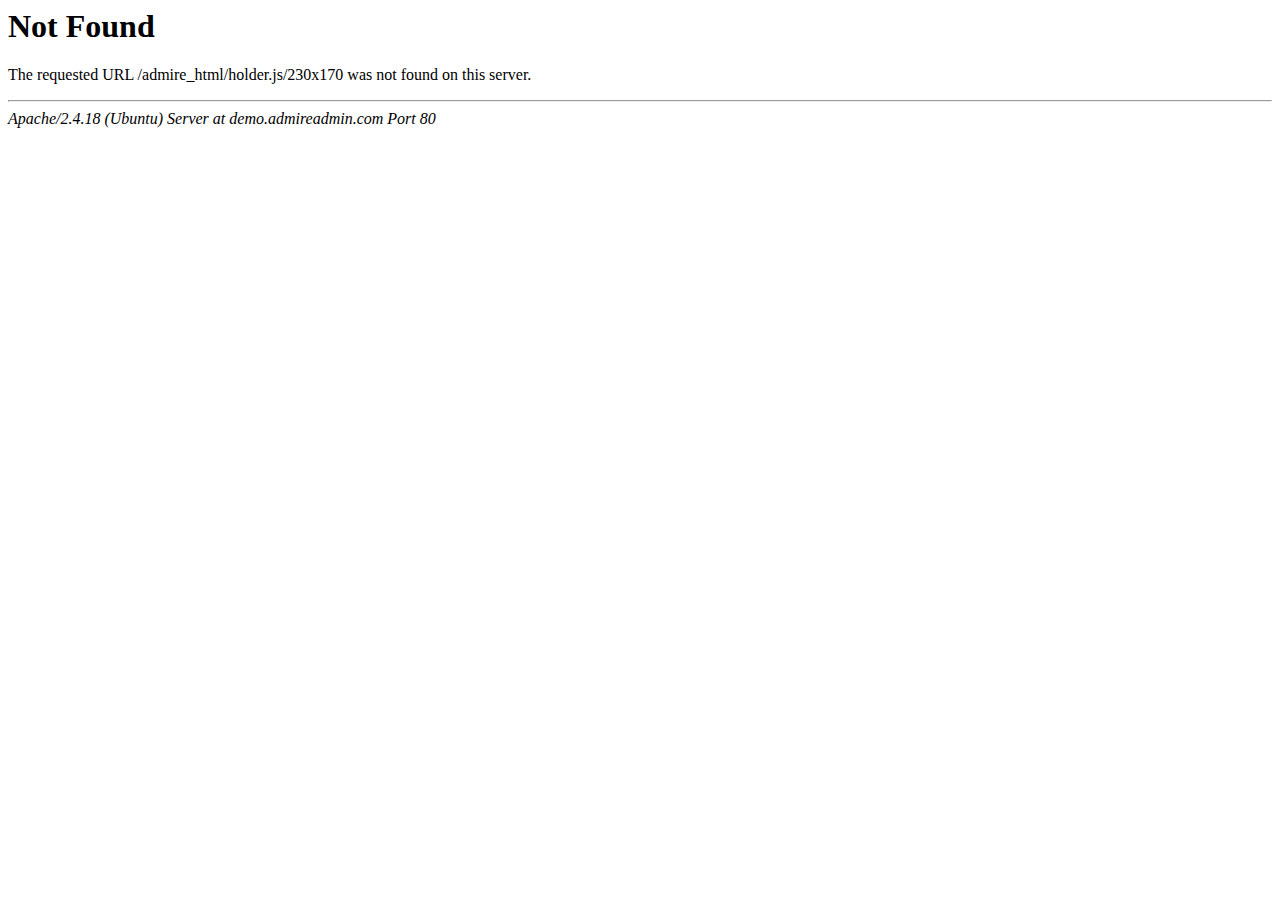
<file: admin/holder.js/230x170.html>
<!DOCTYPE HTML PUBLIC "-//IETF//DTD HTML 2.0//EN">
<html><head>
<title>404 Not Found</title>
</head><body>
<h1>Not Found</h1>
<p>The requested URL /admire_html/holder.js/230x170 was not found on this server.</p>
<hr>
<address>Apache/2.4.18 (Ubuntu) Server at demo.admireadmin.com Port 80</address>
</body></html>
</file>
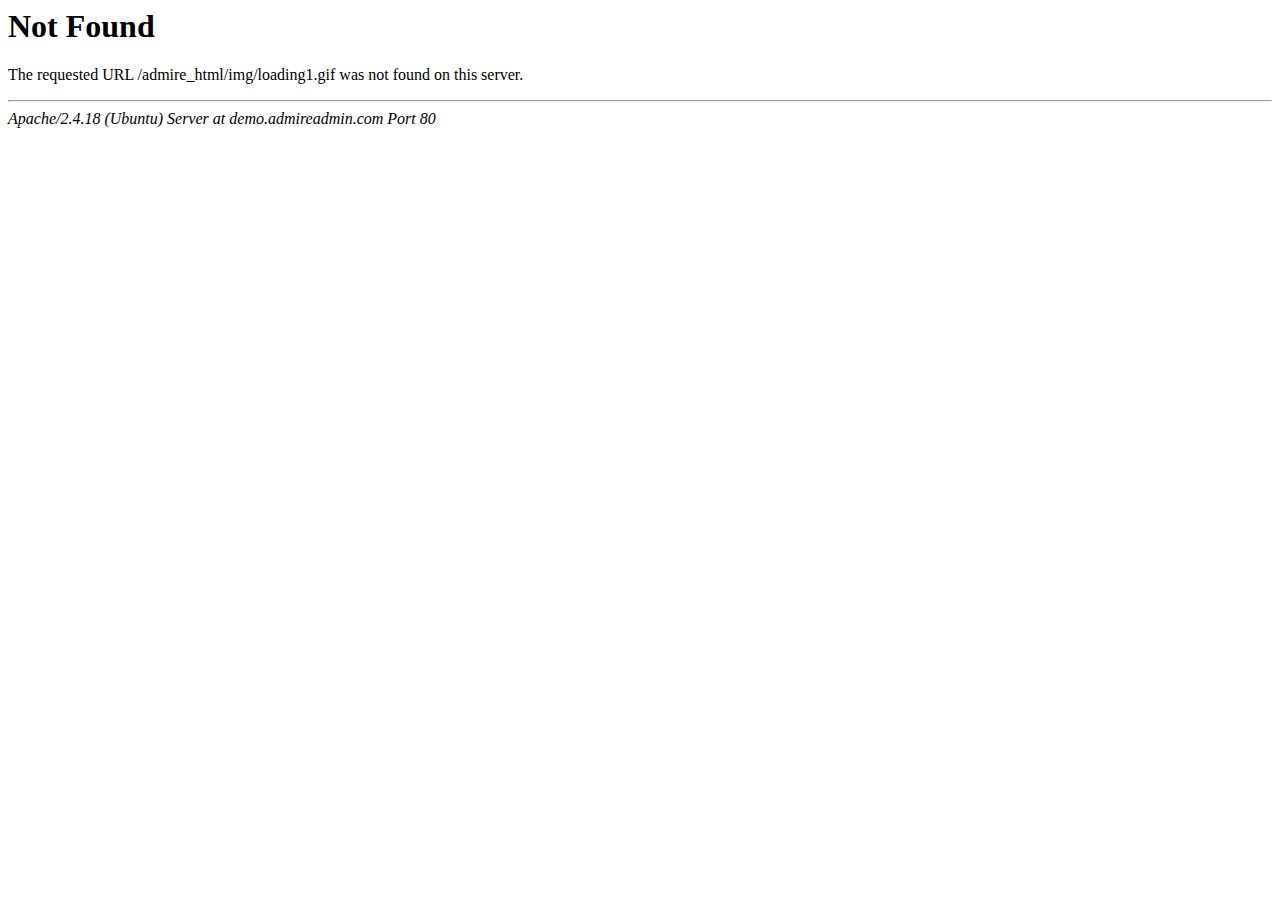
<file: admin/img/loading1.html>
<!DOCTYPE HTML PUBLIC "-//IETF//DTD HTML 2.0//EN">
<html><head>
<title>404 Not Found</title>
</head><body>
<h1>Not Found</h1>
<p>The requested URL /admire_html/img/loading1.gif was not found on this server.</p>
<hr>
<address>Apache/2.4.18 (Ubuntu) Server at demo.admireadmin.com Port 80</address>
</body></html>
</file>
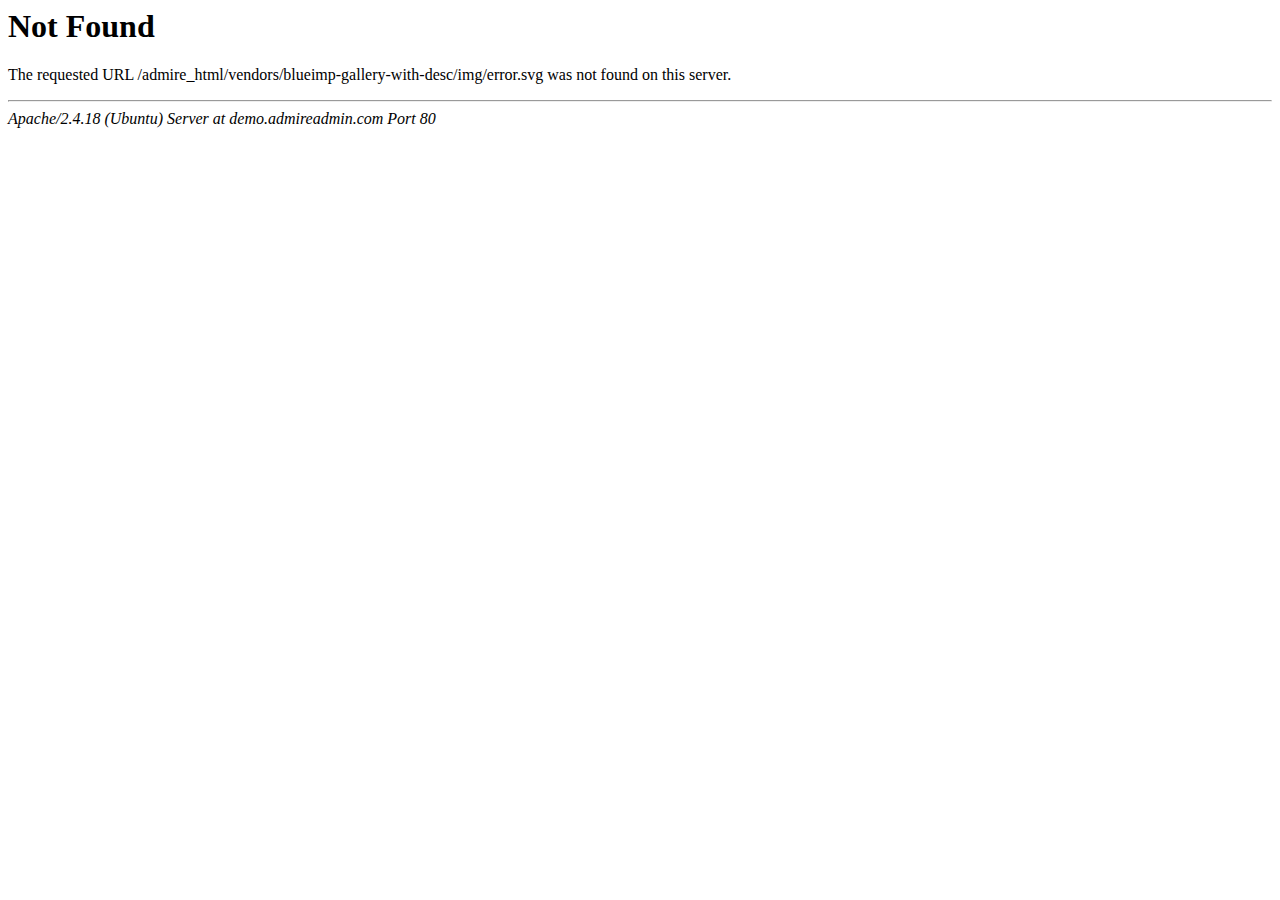
<file: admin/vendors/blueimp-gallery-with-desc/img/error-2.html>
<!DOCTYPE HTML PUBLIC "-//IETF//DTD HTML 2.0//EN">
<html><head>
<title>404 Not Found</title>
</head><body>
<h1>Not Found</h1>
<p>The requested URL /admire_html/vendors/blueimp-gallery-with-desc/img/error.svg was not found on this server.</p>
<hr>
<address>Apache/2.4.18 (Ubuntu) Server at demo.admireadmin.com Port 80</address>
</body></html>
</file>
<file: admin/css/pages/login1.css>
.btn-primary:hover{
    border-color: #2a9fd6;
    background: #2180ac !important;
}

.loginpage_border{
    cursor: pointer;
}
.custom-control .custom-control-indicator {
    margin-top: 2px !important;
}
.form-actions {
    margin-top: 30px;
    margin-bottom: 0;
    text-align: center;
}
.admire_logo{
    width: 45px;
    height: 45px;
}
.bg-white{
    background-color: #fff;
}
.loginpage_border {
    border-radius: 5px;
}
.login_border_radius{
    border-radius: 0 0 5px 5px;
}
.login_border_radius1{
    border-radius: 5px 5px 0 0;
}
body {
    background-image: url(../../img/login.jpg);
    background-repeat: no-repeat;
    background-size: cover;
    background-position: inherit;
}
.login_button {
    border: none;
}
.has-error label, .has-error small{
    color: #ff8080;
}
.help-block{
    font-size:14px;
}
.icon-white {
    color: #fff;
}
.icon_padding {
    padding: 6px 0 6px 8px;
}
.btn-facebook {background: #3b5998;}
.btn-twitter {background: #00aced;}
.btn-google {background: #c32f10;}

.login_content {
    padding: 15px;
}
.login_logo{
    padding-bottom: 5px;
    background-color: rgba(255, 255, 255, 0.2);
}
.forgot_pwd a:focus{
    outline: 0 !important;
}
.forgotpwd_margin {
    margin: 198px 0;
}
.forgottxt_clr{
    color: #282828;
}
.forgottxt_clr:hover{
    color: #00c0ef !important;
}
.login_hover:hover{
    color: #35a4d7 !important;
}
.login_top_bottom{
    margin: 9% 0;
}
@media (min-width: 1441px) {
    .login_top_bottom{
        margin: 22% 0;
    }
    .forgotpwd_margin {
        margin: 45% 0;
    }
}
@media (max-width: 600px) {
    body{
        background-repeat: repeat-y;
    }
}
</file>
<file: admin/css/pages/login2.css>
.login_background{
    background-color:#E6ECEA;
}
.login_image{
    background-image: url("../../img/login1_background.jpg");
    background-repeat: no-repeat;
    background-size: cover;
    background-position: center center;
    box-shadow: -2px 12px 50px -5px #000;
}
.login_section .custom-control-description{
    color: #fff !important;
}
.login_section{
    padding: 25px 30px 30px 30px;
    border-radius: 5px;
}
.login_section_top{
    margin: 10% 0;
}
.login_section input{
    padding-left: 20px;
    background-color: rgba(170, 177, 185,0.5);
    color: #fff;
    border:none;
}
.login_section input:focus{
    background-color: rgba(170, 177, 185,0.5);
    color: #fff;
    border:none;
}
.login_bottom{
    border-bottom: 1px solid #666;
    padding-bottom: 40px;
}
.login_section a{
    cursor: pointer;
}
.admire_logo{
    width:70px;
    height:70px;
}
/*register*/
.register_section_top{
    margin: 10% 0;
}
/*forgot password*/
.forgot_section_top{
    margin: 135px 0;
}
</file>
<file: admin/css/pages/invoice.css>
/*//====================invoice css===========================*/
.invoice_body_billing_details{
    margin-top: 20px;
}
.invoice_details {
    background-color: #e2e2e2;
    margin-bottom: 30px;
    padding: 20px;
}
@media print{
    .invoice_print, #left, .head, #top,.btn-success {
        display:none;
    }
}
@media (max-width: 540px){
    .button-alignment{
        margin-top: 15px;
    }
}
</file>
<file: admin/css/components.css>
@charset "UTF-8";
@import url(https://fonts.googleapis.com/css?family=Source+Sans+Pro|Roboto:500);
html {
  font-size: 14px; }

/*!
 * Bootstrap v4.0.0-beta.2 (https://getbootstrap.com)
 * Copyright 2011-2017 The Bootstrap Authors
 * Copyright 2011-2017 Twitter, Inc.
 * Licensed under MIT (https://github.com/twbs/bootstrap/blob/master/LICENSE)
 */
:root {
  --blue: #00c0ef;
  --indigo: #6610f2;
  --purple: #6f42c1;
  --pink: #e83e8c;
  --red: #ff8086;
  --orange: #fd7e14;
  --yellow: #ffa000;
  --green: #00bf86;
  --teal: #20c997;
  --cyan: #668cff;
  --white: #fff;
  --gray: #868e96;
  --gray-dark: #343a40;
  --blue: #00c0ef;
  --red: #ff8086;
  --yellow: #ffa000;
  --green: #00bf86;
  --cyan: #668cff;
  --white: #fff;
  --mint: #0fb0c0;
  --gray: #bac4c5;
  --primary: #00c0ef;
  --secondary: #727b84;
  --success: #00bf86;
  --info: #668cff;
  --warning: #ffa000;
  --danger: #ff8086;
  --light: #f8f9fa;
  --dark: #343a40;
  --mint: #0fb0c0;
  --gray: #bac4c5;
  --breakpoint-xs: 0;
  --breakpoint-sm: 576px;
  --breakpoint-md: 768px;
  --breakpoint-lg: 992px;
  --breakpoint-xl: 1200px;
  --font-family-sans-serif: "Source Sans Pro", sans-serif;
  --font-family-monospace: "SFMono-Regular", Menlo, Monaco, Consolas, "Liberation Mono", "Courier New", monospace; }

@media print {
  *,
  *::before,
  *::after {
    text-shadow: none !important;
    box-shadow: none !important; }
  a,
  a:visited {
    text-decoration: underline; }
  abbr[title]::after {
    content: " (" attr(title) ")"; }
  pre {
    white-space: pre-wrap !important; }
  pre,
  blockquote {
    border: 1px solid #999;
    page-break-inside: avoid; }
  thead {
    display: table-header-group; }
  tr,
  img {
    page-break-inside: avoid; }
  p,
  h2,
  h3 {
    orphans: 3;
    widows: 3; }
  h2,
  h3 {
    page-break-after: avoid; }
  .navbar {
    display: none; }
  .badge {
    border: 1px solid #000; }
  .table {
    border-collapse: collapse !important; }
    .table td,
    .table th {
      background-color: #fff !important; }
  .table-bordered th,
  .table-bordered td {
    border: 1px solid #ddd !important; } }

*,
*::before,
*::after {
  box-sizing: border-box; }

html {
  font-family: sans-serif;
  line-height: 1.15;
  -webkit-text-size-adjust: 100%;
  -ms-text-size-adjust: 100%;
  -ms-overflow-style: scrollbar;
  -webkit-tap-highlight-color: transparent; }

@-ms-viewport {
  width: device-width; }

article, aside, dialog, figcaption, figure, footer, header, hgroup, main, nav, section {
  display: block; }

body {
  margin: 0;
  font-family: "Source Sans Pro", sans-serif;
  font-size: 1rem;
  font-weight: 400;
  line-height: 1.8;
  color: #212529;
  text-align: left;
  background-color: #e9e9e9; }

[tabindex="-1"]:focus {
  outline: none !important; }

hr {
  box-sizing: content-box;
  height: 0;
  overflow: visible; }

h1, h2, h3, h4, h5, h6 {
  margin-top: 0;
  margin-bottom: 0.5rem; }

p {
  margin-top: 0;
  margin-bottom: 1rem; }

abbr[title],
abbr[data-original-title] {
  text-decoration: underline;
  text-decoration: underline dotted;
  cursor: help;
  border-bottom: 0; }

address {
  margin-bottom: 1rem;
  font-style: normal;
  line-height: inherit; }

ol,
ul,
dl {
  margin-top: 0;
  margin-bottom: 1rem; }

ol ol,
ul ul,
ol ul,
ul ol {
  margin-bottom: 0; }

dt {
  font-weight: 700; }

dd {
  margin-bottom: .5rem;
  margin-left: 0; }

blockquote {
  margin: 0 0 1rem; }

dfn {
  font-style: italic; }

b,
strong {
  font-weight: bolder; }

small {
  font-size: 80%; }

sub,
sup {
  position: relative;
  font-size: 75%;
  line-height: 0;
  vertical-align: baseline; }

sub {
  bottom: -.25em; }

sup {
  top: -.5em; }

a {
  color: #525252;
  text-decoration: none;
  background-color: transparent;
  -webkit-text-decoration-skip: objects; }
  a:hover {
    color: #2c2c2c;
    text-decoration: none; }

a:not([href]):not([tabindex]) {
  color: inherit;
  text-decoration: none; }
  a:not([href]):not([tabindex]):focus, a:not([href]):not([tabindex]):hover {
    color: inherit;
    text-decoration: none; }
  a:not([href]):not([tabindex]):focus {
    outline: 0; }

pre,
code,
kbd,
samp {
  font-family: monospace, monospace;
  font-size: 1em; }

pre {
  margin-top: 0;
  margin-bottom: 1rem;
  overflow: auto;
  -ms-overflow-style: scrollbar; }

figure {
  margin: 0 0 1rem; }

img {
  vertical-align: middle;
  border-style: none; }

svg:not(:root) {
  overflow: hidden; }

a,
area,
button,
[role="button"],
input:not([type="range"]),
label,
select,
summary,
textarea {
  -ms-touch-action: manipulation;
  touch-action: manipulation; }

table {
  border-collapse: collapse; }

caption {
  padding-top: 0.75rem;
  padding-bottom: 0.75rem;
  color: #868e96;
  text-align: left;
  caption-side: bottom; }

th {
  text-align: inherit; }

label {
  display: inline-block;
  margin-bottom: .5rem; }

button {
  border-radius: 0; }

button:focus {
  outline: 1px dotted;
  outline: 5px auto -webkit-focus-ring-color; }

input,
button,
select,
optgroup,
textarea {
  margin: 0;
  font-family: inherit;
  font-size: inherit;
  line-height: inherit; }

button,
input {
  overflow: visible; }

button,
select {
  text-transform: none; }

button,
html [type="button"],
[type="reset"],
[type="submit"] {
  -webkit-appearance: button; }

button::-moz-focus-inner,
[type="button"]::-moz-focus-inner,
[type="reset"]::-moz-focus-inner,
[type="submit"]::-moz-focus-inner {
  padding: 0;
  border-style: none; }

input[type="radio"],
input[type="checkbox"] {
  box-sizing: border-box;
  padding: 0; }

input[type="date"],
input[type="time"],
input[type="datetime-local"],
input[type="month"] {
  -webkit-appearance: listbox; }

textarea {
  overflow: auto;
  resize: vertical; }

fieldset {
  min-width: 0;
  padding: 0;
  margin: 0;
  border: 0; }

legend {
  display: block;
  width: 100%;
  max-width: 100%;
  padding: 0;
  margin-bottom: .5rem;
  font-size: 1.5rem;
  line-height: inherit;
  color: inherit;
  white-space: normal; }

progress {
  vertical-align: baseline; }

[type="number"]::-webkit-inner-spin-button,
[type="number"]::-webkit-outer-spin-button {
  height: auto; }

[type="search"] {
  outline-offset: -2px;
  -webkit-appearance: none; }

[type="search"]::-webkit-search-cancel-button,
[type="search"]::-webkit-search-decoration {
  -webkit-appearance: none; }

::-webkit-file-upload-button {
  font: inherit;
  -webkit-appearance: button; }

output {
  display: inline-block; }

summary {
  display: list-item; }

template {
  display: none; }

[hidden] {
  display: none !important; }

h1, h2, h3, h4, h5, h6,
.h1, .h2, .h3, .h4, .h5, .h6 {
  margin-bottom: 0.5rem;
  font-family: "Roboto", sans-serif;
  font-weight: 500;
  line-height: 1.2;
  color: #525252; }

h1, .h1 {
  font-size: 2.57rem; }

h2, .h2 {
  font-size: 2.14rem; }

h3, .h3 {
  font-size: 1.71rem; }

h4, .h4 {
  font-size: 1.28rem; }

h5, .h5 {
  font-size: 1rem; }

h6, .h6 {
  font-size: 0.85rem; }

.lead {
  font-size: 1.25rem;
  font-weight: 300; }

.display-1 {
  font-size: 6rem;
  font-weight: 300;
  line-height: 1.2; }

.display-2 {
  font-size: 5.5rem;
  font-weight: 300;
  line-height: 1.2; }

.display-3 {
  font-size: 4.5rem;
  font-weight: 300;
  line-height: 1.2; }

.display-4 {
  font-size: 3.5rem;
  font-weight: 300;
  line-height: 1.2; }

hr {
  margin-top: 1rem;
  margin-bottom: 1rem;
  border: 0;
  border-top: 1px solid rgba(0, 0, 0, 0.1); }

small,
.small {
  font-size: 80%;
  font-weight: 400; }

mark,
.mark {
  padding: 0.2em;
  background-color: #fcf8e3; }

.list-unstyled {
  padding-left: 0;
  list-style: none; }

.list-inline {
  padding-left: 0;
  list-style: none; }

.list-inline-item {
  display: inline-block; }
  .list-inline-item:not(:last-child) {
    margin-right: 5px; }

.initialism {
  font-size: 90%;
  text-transform: uppercase; }

.blockquote {
  margin-bottom: 1rem;
  font-size: 1.25rem; }

.blockquote-footer {
  display: block;
  font-size: 80%;
  color: #868e96; }
  .blockquote-footer::before {
    content: "\2014 \00A0"; }

.img-fluid {
  max-width: 100%;
  height: auto; }

.img-thumbnail {
  padding: 0.25rem;
  background-color: #e9e9e9;
  border: 1px solid #ddd;
  border-radius: 0.25rem;
  transition: all 0.2s ease-in-out;
  max-width: 100%;
  height: auto; }

.figure {
  display: inline-block; }

.figure-img {
  margin-bottom: 0.5rem;
  line-height: 1; }

.figure-caption {
  font-size: 90%;
  color: #868e96; }

code,
kbd,
pre,
samp {
  font-family: "SFMono-Regular", Menlo, Monaco, Consolas, "Liberation Mono", "Courier New", monospace; }

code {
  padding: 0.2rem 0.4rem;
  font-size: 90%;
  color: #bd4147;
  background-color: #f8f9fa;
  border-radius: 0.25rem; }
  a > code {
    padding: 0;
    color: inherit;
    background-color: inherit; }

kbd {
  padding: 0.2rem 0.4rem;
  font-size: 90%;
  color: #fff;
  background-color: #212529;
  border-radius: 0.2rem; }
  kbd kbd {
    padding: 0;
    font-size: 100%;
    font-weight: 700; }

pre {
  display: block;
  margin-top: 0;
  margin-bottom: 1rem;
  font-size: 90%;
  color: #212529; }
  pre code {
    padding: 0;
    font-size: inherit;
    color: inherit;
    background-color: transparent;
    border-radius: 0; }

.pre-scrollable {
  max-height: 340px;
  overflow-y: scroll; }

.container {
  width: 100%;
  padding-right: 15px;
  padding-left: 15px;
  margin-right: auto;
  margin-left: auto; }
  @media (min-width: 576px) {
    .container {
      max-width: 540px; } }
  @media (min-width: 768px) {
    .container {
      max-width: 720px; } }
  @media (min-width: 992px) {
    .container {
      max-width: 960px; } }
  @media (min-width: 1200px) {
    .container {
      max-width: 1140px; } }

.container-fluid {
  width: 100%;
  padding-right: 15px;
  padding-left: 15px;
  margin-right: auto;
  margin-left: auto; }

.row {
  display: -ms-flexbox;
  display: flex;
  -ms-flex-wrap: wrap;
  flex-wrap: wrap;
  margin-right: -15px;
  margin-left: -15px; }

.no-gutters {
  margin-right: 0;
  margin-left: 0; }
  .no-gutters > .col,
  .no-gutters > [class*="col-"] {
    padding-right: 0;
    padding-left: 0; }

.col-1, .col-2, .col-3, .col-4, .col-5, .col-6, .col-7, .col-8, .col-9, .col-10, .col-11, .col-12, .col,
.col-auto, .col-sm-1, .col-sm-2, .col-sm-3, .col-sm-4, .col-sm-5, .col-sm-6, .col-sm-7, .col-sm-8, .col-sm-9, .col-sm-10, .col-sm-11, .col-sm-12, .col-sm,
.col-sm-auto, .col-md-1, .col-md-2, .col-md-3, .col-md-4, .col-md-5, .col-md-6, .col-md-7, .col-md-8, .col-md-9, .col-md-10, .col-md-11, .col-md-12, .col-md,
.col-md-auto, .col-lg-1, .col-lg-2, .col-lg-3, .col-lg-4, .col-lg-5, .col-lg-6, .col-lg-7, .col-lg-8, .col-lg-9, .col-lg-10, .col-lg-11, .col-lg-12, .col-lg,
.col-lg-auto, .col-xl-1, .col-xl-2, .col-xl-3, .col-xl-4, .col-xl-5, .col-xl-6, .col-xl-7, .col-xl-8, .col-xl-9, .col-xl-10, .col-xl-11, .col-xl-12, .col-xl,
.col-xl-auto {
  position: relative;
  width: 100%;
  min-height: 1px;
  padding-right: 15px;
  padding-left: 15px; }

.col {
  -ms-flex-preferred-size: 0;
  flex-basis: 0;
  -ms-flex-positive: 1;
  flex-grow: 1;
  max-width: 100%; }

.col-auto {
  -ms-flex: 0 0 auto;
  flex: 0 0 auto;
  width: auto;
  max-width: none; }

.col-1 {
  -ms-flex: 0 0 8.3333333333%;
  flex: 0 0 8.3333333333%;
  max-width: 8.3333333333%; }

.col-2 {
  -ms-flex: 0 0 16.6666666667%;
  flex: 0 0 16.6666666667%;
  max-width: 16.6666666667%; }

.col-3 {
  -ms-flex: 0 0 25%;
  flex: 0 0 25%;
  max-width: 25%; }

.col-4 {
  -ms-flex: 0 0 33.3333333333%;
  flex: 0 0 33.3333333333%;
  max-width: 33.3333333333%; }

.col-5 {
  -ms-flex: 0 0 41.6666666667%;
  flex: 0 0 41.6666666667%;
  max-width: 41.6666666667%; }

.col-6 {
  -ms-flex: 0 0 50%;
  flex: 0 0 50%;
  max-width: 50%; }

.col-7 {
  -ms-flex: 0 0 58.3333333333%;
  flex: 0 0 58.3333333333%;
  max-width: 58.3333333333%; }

.col-8 {
  -ms-flex: 0 0 66.6666666667%;
  flex: 0 0 66.6666666667%;
  max-width: 66.6666666667%; }

.col-9 {
  -ms-flex: 0 0 75%;
  flex: 0 0 75%;
  max-width: 75%; }

.col-10 {
  -ms-flex: 0 0 83.3333333333%;
  flex: 0 0 83.3333333333%;
  max-width: 83.3333333333%; }

.col-11 {
  -ms-flex: 0 0 91.6666666667%;
  flex: 0 0 91.6666666667%;
  max-width: 91.6666666667%; }

.col-12 {
  -ms-flex: 0 0 100%;
  flex: 0 0 100%;
  max-width: 100%; }

.order-first {
  -ms-flex-order: -1;
  order: -1; }

.order-1 {
  -ms-flex-order: 1;
  order: 1; }

.order-2 {
  -ms-flex-order: 2;
  order: 2; }

.order-3 {
  -ms-flex-order: 3;
  order: 3; }

.order-4 {
  -ms-flex-order: 4;
  order: 4; }

.order-5 {
  -ms-flex-order: 5;
  order: 5; }

.order-6 {
  -ms-flex-order: 6;
  order: 6; }

.order-7 {
  -ms-flex-order: 7;
  order: 7; }

.order-8 {
  -ms-flex-order: 8;
  order: 8; }

.order-9 {
  -ms-flex-order: 9;
  order: 9; }

.order-10 {
  -ms-flex-order: 10;
  order: 10; }

.order-11 {
  -ms-flex-order: 11;
  order: 11; }

.order-12 {
  -ms-flex-order: 12;
  order: 12; }

.offset-1 {
  margin-left: 8.3333333333%; }

.offset-2 {
  margin-left: 16.6666666667%; }

.offset-3 {
  margin-left: 25%; }

.offset-4 {
  margin-left: 33.3333333333%; }

.offset-5 {
  margin-left: 41.6666666667%; }

.offset-6 {
  margin-left: 50%; }

.offset-7 {
  margin-left: 58.3333333333%; }

.offset-8 {
  margin-left: 66.6666666667%; }

.offset-9 {
  margin-left: 75%; }

.offset-10 {
  margin-left: 83.3333333333%; }

.offset-11 {
  margin-left: 91.6666666667%; }

@media (min-width: 576px) {
  .col-sm {
    -ms-flex-preferred-size: 0;
    flex-basis: 0;
    -ms-flex-positive: 1;
    flex-grow: 1;
    max-width: 100%; }
  .col-sm-auto {
    -ms-flex: 0 0 auto;
    flex: 0 0 auto;
    width: auto;
    max-width: none; }
  .col-sm-1 {
    -ms-flex: 0 0 8.3333333333%;
    flex: 0 0 8.3333333333%;
    max-width: 8.3333333333%; }
  .col-sm-2 {
    -ms-flex: 0 0 16.6666666667%;
    flex: 0 0 16.6666666667%;
    max-width: 16.6666666667%; }
  .col-sm-3 {
    -ms-flex: 0 0 25%;
    flex: 0 0 25%;
    max-width: 25%; }
  .col-sm-4 {
    -ms-flex: 0 0 33.3333333333%;
    flex: 0 0 33.3333333333%;
    max-width: 33.3333333333%; }
  .col-sm-5 {
    -ms-flex: 0 0 41.6666666667%;
    flex: 0 0 41.6666666667%;
    max-width: 41.6666666667%; }
  .col-sm-6 {
    -ms-flex: 0 0 50%;
    flex: 0 0 50%;
    max-width: 50%; }
  .col-sm-7 {
    -ms-flex: 0 0 58.3333333333%;
    flex: 0 0 58.3333333333%;
    max-width: 58.3333333333%; }
  .col-sm-8 {
    -ms-flex: 0 0 66.6666666667%;
    flex: 0 0 66.6666666667%;
    max-width: 66.6666666667%; }
  .col-sm-9 {
    -ms-flex: 0 0 75%;
    flex: 0 0 75%;
    max-width: 75%; }
  .col-sm-10 {
    -ms-flex: 0 0 83.3333333333%;
    flex: 0 0 83.3333333333%;
    max-width: 83.3333333333%; }
  .col-sm-11 {
    -ms-flex: 0 0 91.6666666667%;
    flex: 0 0 91.6666666667%;
    max-width: 91.6666666667%; }
  .col-sm-12 {
    -ms-flex: 0 0 100%;
    flex: 0 0 100%;
    max-width: 100%; }
  .order-sm-first {
    -ms-flex-order: -1;
    order: -1; }
  .order-sm-1 {
    -ms-flex-order: 1;
    order: 1; }
  .order-sm-2 {
    -ms-flex-order: 2;
    order: 2; }
  .order-sm-3 {
    -ms-flex-order: 3;
    order: 3; }
  .order-sm-4 {
    -ms-flex-order: 4;
    order: 4; }
  .order-sm-5 {
    -ms-flex-order: 5;
    order: 5; }
  .order-sm-6 {
    -ms-flex-order: 6;
    order: 6; }
  .order-sm-7 {
    -ms-flex-order: 7;
    order: 7; }
  .order-sm-8 {
    -ms-flex-order: 8;
    order: 8; }
  .order-sm-9 {
    -ms-flex-order: 9;
    order: 9; }
  .order-sm-10 {
    -ms-flex-order: 10;
    order: 10; }
  .order-sm-11 {
    -ms-flex-order: 11;
    order: 11; }
  .order-sm-12 {
    -ms-flex-order: 12;
    order: 12; }
  .offset-sm-0 {
    margin-left: 0; }
  .offset-sm-1 {
    margin-left: 8.3333333333%; }
  .offset-sm-2 {
    margin-left: 16.6666666667%; }
  .offset-sm-3 {
    margin-left: 25%; }
  .offset-sm-4 {
    margin-left: 33.3333333333%; }
  .offset-sm-5 {
    margin-left: 41.6666666667%; }
  .offset-sm-6 {
    margin-left: 50%; }
  .offset-sm-7 {
    margin-left: 58.3333333333%; }
  .offset-sm-8 {
    margin-left: 66.6666666667%; }
  .offset-sm-9 {
    margin-left: 75%; }
  .offset-sm-10 {
    margin-left: 83.3333333333%; }
  .offset-sm-11 {
    margin-left: 91.6666666667%; } }

@media (min-width: 768px) {
  .col-md {
    -ms-flex-preferred-size: 0;
    flex-basis: 0;
    -ms-flex-positive: 1;
    flex-grow: 1;
    max-width: 100%; }
  .col-md-auto {
    -ms-flex: 0 0 auto;
    flex: 0 0 auto;
    width: auto;
    max-width: none; }
  .col-md-1 {
    -ms-flex: 0 0 8.3333333333%;
    flex: 0 0 8.3333333333%;
    max-width: 8.3333333333%; }
  .col-md-2 {
    -ms-flex: 0 0 16.6666666667%;
    flex: 0 0 16.6666666667%;
    max-width: 16.6666666667%; }
  .col-md-3 {
    -ms-flex: 0 0 25%;
    flex: 0 0 25%;
    max-width: 25%; }
  .col-md-4 {
    -ms-flex: 0 0 33.3333333333%;
    flex: 0 0 33.3333333333%;
    max-width: 33.3333333333%; }
  .col-md-5 {
    -ms-flex: 0 0 41.6666666667%;
    flex: 0 0 41.6666666667%;
    max-width: 41.6666666667%; }
  .col-md-6 {
    -ms-flex: 0 0 50%;
    flex: 0 0 50%;
    max-width: 50%; }
  .col-md-7 {
    -ms-flex: 0 0 58.3333333333%;
    flex: 0 0 58.3333333333%;
    max-width: 58.3333333333%; }
  .col-md-8 {
    -ms-flex: 0 0 66.6666666667%;
    flex: 0 0 66.6666666667%;
    max-width: 66.6666666667%; }
  .col-md-9 {
    -ms-flex: 0 0 75%;
    flex: 0 0 75%;
    max-width: 75%; }
  .col-md-10 {
    -ms-flex: 0 0 83.3333333333%;
    flex: 0 0 83.3333333333%;
    max-width: 83.3333333333%; }
  .col-md-11 {
    -ms-flex: 0 0 91.6666666667%;
    flex: 0 0 91.6666666667%;
    max-width: 91.6666666667%; }
  .col-md-12 {
    -ms-flex: 0 0 100%;
    flex: 0 0 100%;
    max-width: 100%; }
  .order-md-first {
    -ms-flex-order: -1;
    order: -1; }
  .order-md-1 {
    -ms-flex-order: 1;
    order: 1; }
  .order-md-2 {
    -ms-flex-order: 2;
    order: 2; }
  .order-md-3 {
    -ms-flex-order: 3;
    order: 3; }
  .order-md-4 {
    -ms-flex-order: 4;
    order: 4; }
  .order-md-5 {
    -ms-flex-order: 5;
    order: 5; }
  .order-md-6 {
    -ms-flex-order: 6;
    order: 6; }
  .order-md-7 {
    -ms-flex-order: 7;
    order: 7; }
  .order-md-8 {
    -ms-flex-order: 8;
    order: 8; }
  .order-md-9 {
    -ms-flex-order: 9;
    order: 9; }
  .order-md-10 {
    -ms-flex-order: 10;
    order: 10; }
  .order-md-11 {
    -ms-flex-order: 11;
    order: 11; }
  .order-md-12 {
    -ms-flex-order: 12;
    order: 12; }
  .offset-md-0 {
    margin-left: 0; }
  .offset-md-1 {
    margin-left: 8.3333333333%; }
  .offset-md-2 {
    margin-left: 16.6666666667%; }
  .offset-md-3 {
    margin-left: 25%; }
  .offset-md-4 {
    margin-left: 33.3333333333%; }
  .offset-md-5 {
    margin-left: 41.6666666667%; }
  .offset-md-6 {
    margin-left: 50%; }
  .offset-md-7 {
    margin-left: 58.3333333333%; }
  .offset-md-8 {
    margin-left: 66.6666666667%; }
  .offset-md-9 {
    margin-left: 75%; }
  .offset-md-10 {
    margin-left: 83.3333333333%; }
  .offset-md-11 {
    margin-left: 91.6666666667%; } }

@media (min-width: 992px) {
  .col-lg {
    -ms-flex-preferred-size: 0;
    flex-basis: 0;
    -ms-flex-positive: 1;
    flex-grow: 1;
    max-width: 100%; }
  .col-lg-auto {
    -ms-flex: 0 0 auto;
    flex: 0 0 auto;
    width: auto;
    max-width: none; }
  .col-lg-1 {
    -ms-flex: 0 0 8.3333333333%;
    flex: 0 0 8.3333333333%;
    max-width: 8.3333333333%; }
  .col-lg-2 {
    -ms-flex: 0 0 16.6666666667%;
    flex: 0 0 16.6666666667%;
    max-width: 16.6666666667%; }
  .col-lg-3 {
    -ms-flex: 0 0 25%;
    flex: 0 0 25%;
    max-width: 25%; }
  .col-lg-4 {
    -ms-flex: 0 0 33.3333333333%;
    flex: 0 0 33.3333333333%;
    max-width: 33.3333333333%; }
  .col-lg-5 {
    -ms-flex: 0 0 41.6666666667%;
    flex: 0 0 41.6666666667%;
    max-width: 41.6666666667%; }
  .col-lg-6 {
    -ms-flex: 0 0 50%;
    flex: 0 0 50%;
    max-width: 50%; }
  .col-lg-7 {
    -ms-flex: 0 0 58.3333333333%;
    flex: 0 0 58.3333333333%;
    max-width: 58.3333333333%; }
  .col-lg-8 {
    -ms-flex: 0 0 66.6666666667%;
    flex: 0 0 66.6666666667%;
    max-width: 66.6666666667%; }
  .col-lg-9 {
    -ms-flex: 0 0 75%;
    flex: 0 0 75%;
    max-width: 75%; }
  .col-lg-10 {
    -ms-flex: 0 0 83.3333333333%;
    flex: 0 0 83.3333333333%;
    max-width: 83.3333333333%; }
  .col-lg-11 {
    -ms-flex: 0 0 91.6666666667%;
    flex: 0 0 91.6666666667%;
    max-width: 91.6666666667%; }
  .col-lg-12 {
    -ms-flex: 0 0 100%;
    flex: 0 0 100%;
    max-width: 100%; }
  .order-lg-first {
    -ms-flex-order: -1;
    order: -1; }
  .order-lg-1 {
    -ms-flex-order: 1;
    order: 1; }
  .order-lg-2 {
    -ms-flex-order: 2;
    order: 2; }
  .order-lg-3 {
    -ms-flex-order: 3;
    order: 3; }
  .order-lg-4 {
    -ms-flex-order: 4;
    order: 4; }
  .order-lg-5 {
    -ms-flex-order: 5;
    order: 5; }
  .order-lg-6 {
    -ms-flex-order: 6;
    order: 6; }
  .order-lg-7 {
    -ms-flex-order: 7;
    order: 7; }
  .order-lg-8 {
    -ms-flex-order: 8;
    order: 8; }
  .order-lg-9 {
    -ms-flex-order: 9;
    order: 9; }
  .order-lg-10 {
    -ms-flex-order: 10;
    order: 10; }
  .order-lg-11 {
    -ms-flex-order: 11;
    order: 11; }
  .order-lg-12 {
    -ms-flex-order: 12;
    order: 12; }
  .offset-lg-0 {
    margin-left: 0; }
  .offset-lg-1 {
    margin-left: 8.3333333333%; }
  .offset-lg-2 {
    margin-left: 16.6666666667%; }
  .offset-lg-3 {
    margin-left: 25%; }
  .offset-lg-4 {
    margin-left: 33.3333333333%; }
  .offset-lg-5 {
    margin-left: 41.6666666667%; }
  .offset-lg-6 {
    margin-left: 50%; }
  .offset-lg-7 {
    margin-left: 58.3333333333%; }
  .offset-lg-8 {
    margin-left: 66.6666666667%; }
  .offset-lg-9 {
    margin-left: 75%; }
  .offset-lg-10 {
    margin-left: 83.3333333333%; }
  .offset-lg-11 {
    margin-left: 91.6666666667%; } }

@media (min-width: 1200px) {
  .col-xl {
    -ms-flex-preferred-size: 0;
    flex-basis: 0;
    -ms-flex-positive: 1;
    flex-grow: 1;
    max-width: 100%; }
  .col-xl-auto {
    -ms-flex: 0 0 auto;
    flex: 0 0 auto;
    width: auto;
    max-width: none; }
  .col-xl-1 {
    -ms-flex: 0 0 8.3333333333%;
    flex: 0 0 8.3333333333%;
    max-width: 8.3333333333%; }
  .col-xl-2 {
    -ms-flex: 0 0 16.6666666667%;
    flex: 0 0 16.6666666667%;
    max-width: 16.6666666667%; }
  .col-xl-3 {
    -ms-flex: 0 0 25%;
    flex: 0 0 25%;
    max-width: 25%; }
  .col-xl-4 {
    -ms-flex: 0 0 33.3333333333%;
    flex: 0 0 33.3333333333%;
    max-width: 33.3333333333%; }
  .col-xl-5 {
    -ms-flex: 0 0 41.6666666667%;
    flex: 0 0 41.6666666667%;
    max-width: 41.6666666667%; }
  .col-xl-6 {
    -ms-flex: 0 0 50%;
    flex: 0 0 50%;
    max-width: 50%; }
  .col-xl-7 {
    -ms-flex: 0 0 58.3333333333%;
    flex: 0 0 58.3333333333%;
    max-width: 58.3333333333%; }
  .col-xl-8 {
    -ms-flex: 0 0 66.6666666667%;
    flex: 0 0 66.6666666667%;
    max-width: 66.6666666667%; }
  .col-xl-9 {
    -ms-flex: 0 0 75%;
    flex: 0 0 75%;
    max-width: 75%; }
  .col-xl-10 {
    -ms-flex: 0 0 83.3333333333%;
    flex: 0 0 83.3333333333%;
    max-width: 83.3333333333%; }
  .col-xl-11 {
    -ms-flex: 0 0 91.6666666667%;
    flex: 0 0 91.6666666667%;
    max-width: 91.6666666667%; }
  .col-xl-12 {
    -ms-flex: 0 0 100%;
    flex: 0 0 100%;
    max-width: 100%; }
  .order-xl-first {
    -ms-flex-order: -1;
    order: -1; }
  .order-xl-1 {
    -ms-flex-order: 1;
    order: 1; }
  .order-xl-2 {
    -ms-flex-order: 2;
    order: 2; }
  .order-xl-3 {
    -ms-flex-order: 3;
    order: 3; }
  .order-xl-4 {
    -ms-flex-order: 4;
    order: 4; }
  .order-xl-5 {
    -ms-flex-order: 5;
    order: 5; }
  .order-xl-6 {
    -ms-flex-order: 6;
    order: 6; }
  .order-xl-7 {
    -ms-flex-order: 7;
    order: 7; }
  .order-xl-8 {
    -ms-flex-order: 8;
    order: 8; }
  .order-xl-9 {
    -ms-flex-order: 9;
    order: 9; }
  .order-xl-10 {
    -ms-flex-order: 10;
    order: 10; }
  .order-xl-11 {
    -ms-flex-order: 11;
    order: 11; }
  .order-xl-12 {
    -ms-flex-order: 12;
    order: 12; }
  .offset-xl-0 {
    margin-left: 0; }
  .offset-xl-1 {
    margin-left: 8.3333333333%; }
  .offset-xl-2 {
    margin-left: 16.6666666667%; }
  .offset-xl-3 {
    margin-left: 25%; }
  .offset-xl-4 {
    margin-left: 33.3333333333%; }
  .offset-xl-5 {
    margin-left: 41.6666666667%; }
  .offset-xl-6 {
    margin-left: 50%; }
  .offset-xl-7 {
    margin-left: 58.3333333333%; }
  .offset-xl-8 {
    margin-left: 66.6666666667%; }
  .offset-xl-9 {
    margin-left: 75%; }
  .offset-xl-10 {
    margin-left: 83.3333333333%; }
  .offset-xl-11 {
    margin-left: 91.6666666667%; } }

.table {
  width: 100%;
  max-width: 100%;
  margin-bottom: 1rem;
  background-color: transparent; }
  .table th,
  .table td {
    padding: 0.75rem;
    vertical-align: top;
    border-top: 1px solid #e9ecef; }
  .table thead th {
    vertical-align: bottom;
    border-bottom: 2px solid #e9ecef; }
  .table tbody + tbody {
    border-top: 2px solid #e9ecef; }
  .table .table {
    background-color: #e9e9e9; }

.table-sm th,
.table-sm td {
  padding: 0.3rem; }

.table-bordered {
  border: 1px solid #e9ecef; }
  .table-bordered th,
  .table-bordered td {
    border: 1px solid #e9ecef; }
  .table-bordered thead th,
  .table-bordered thead td {
    border-bottom-width: 2px; }

.table-striped tbody tr:nth-of-type(odd) {
  background-color: rgba(0, 0, 0, 0.05); }

.table-hover tbody tr:hover {
  background-color: rgba(0, 0, 0, 0.075); }

.table-primary,
.table-primary > th,
.table-primary > td {
  background-color: #b8edfb; }

.table-hover .table-primary:hover {
  background-color: #a0e7fa; }
  .table-hover .table-primary:hover > td,
  .table-hover .table-primary:hover > th {
    background-color: #a0e7fa; }

.table-secondary,
.table-secondary > th,
.table-secondary > td {
  background-color: #d8dadd; }

.table-hover .table-secondary:hover {
  background-color: #cacdd1; }
  .table-hover .table-secondary:hover > td,
  .table-hover .table-secondary:hover > th {
    background-color: #cacdd1; }

.table-success,
.table-success > th,
.table-success > td {
  background-color: #b8eddd; }

.table-hover .table-success:hover {
  background-color: #a4e8d3; }
  .table-hover .table-success:hover > td,
  .table-hover .table-success:hover > th {
    background-color: #a4e8d3; }

.table-info,
.table-info > th,
.table-info > td {
  background-color: #d4dfff; }

.table-hover .table-info:hover {
  background-color: #bbccff; }
  .table-hover .table-info:hover > td,
  .table-hover .table-info:hover > th {
    background-color: #bbccff; }

.table-warning,
.table-warning > th,
.table-warning > td {
  background-color: #ffe4b8; }

.table-hover .table-warning:hover {
  background-color: #ffda9f; }
  .table-hover .table-warning:hover > td,
  .table-hover .table-warning:hover > th {
    background-color: #ffda9f; }

.table-danger,
.table-danger > th,
.table-danger > td {
  background-color: #ffdbdd; }

.table-hover .table-danger:hover {
  background-color: #ffc2c5; }
  .table-hover .table-danger:hover > td,
  .table-hover .table-danger:hover > th {
    background-color: #ffc2c5; }

.table-light,
.table-light > th,
.table-light > td {
  background-color: #fdfdfe; }

.table-hover .table-light:hover {
  background-color: #ececf6; }
  .table-hover .table-light:hover > td,
  .table-hover .table-light:hover > th {
    background-color: #ececf6; }

.table-dark,
.table-dark > th,
.table-dark > td {
  background-color: #c6c8ca; }

.table-hover .table-dark:hover {
  background-color: #b9bbbe; }
  .table-hover .table-dark:hover > td,
  .table-hover .table-dark:hover > th {
    background-color: #b9bbbe; }

.table-mint,
.table-mint > th,
.table-mint > td {
  background-color: #bce9ed; }

.table-hover .table-mint:hover {
  background-color: #a8e2e8; }
  .table-hover .table-mint:hover > td,
  .table-hover .table-mint:hover > th {
    background-color: #a8e2e8; }

.table-gray,
.table-gray > th,
.table-gray > td {
  background-color: #eceeef; }

.table-hover .table-gray:hover {
  background-color: #dee2e3; }
  .table-hover .table-gray:hover > td,
  .table-hover .table-gray:hover > th {
    background-color: #dee2e3; }

.table-active,
.table-active > th,
.table-active > td {
  background-color: rgba(0, 0, 0, 0.075); }

.table-hover .table-active:hover {
  background-color: rgba(0, 0, 0, 0.075); }
  .table-hover .table-active:hover > td,
  .table-hover .table-active:hover > th {
    background-color: rgba(0, 0, 0, 0.075); }

.table .thead-dark th {
  color: #e9e9e9;
  background-color: #212529;
  border-color: #32383e; }

.table .thead-light th {
  color: #495057;
  background-color: #e9ecef;
  border-color: #e9ecef; }

.table-dark {
  color: #e9e9e9;
  background-color: #212529; }
  .table-dark th,
  .table-dark td,
  .table-dark thead th {
    border-color: #32383e; }
  .table-dark.table-bordered {
    border: 0; }
  .table-dark.table-striped tbody tr:nth-of-type(odd) {
    background-color: rgba(255, 255, 255, 0.05); }
  .table-dark.table-hover tbody tr:hover {
    background-color: rgba(255, 255, 255, 0.075); }

@media (max-width: 575px) {
  .table-responsive-sm {
    display: block;
    width: 100%;
    overflow-x: auto;
    -webkit-overflow-scrolling: touch;
    -ms-overflow-style: -ms-autohiding-scrollbar; }
    .table-responsive-sm.table-bordered {
      border: 0; } }

@media (max-width: 767px) {
  .table-responsive-md {
    display: block;
    width: 100%;
    overflow-x: auto;
    -webkit-overflow-scrolling: touch;
    -ms-overflow-style: -ms-autohiding-scrollbar; }
    .table-responsive-md.table-bordered {
      border: 0; } }

@media (max-width: 991px) {
  .table-responsive-lg {
    display: block;
    width: 100%;
    overflow-x: auto;
    -webkit-overflow-scrolling: touch;
    -ms-overflow-style: -ms-autohiding-scrollbar; }
    .table-responsive-lg.table-bordered {
      border: 0; } }

@media (max-width: 1199px) {
  .table-responsive-xl {
    display: block;
    width: 100%;
    overflow-x: auto;
    -webkit-overflow-scrolling: touch;
    -ms-overflow-style: -ms-autohiding-scrollbar; }
    .table-responsive-xl.table-bordered {
      border: 0; } }

.table-responsive {
  display: block;
  width: 100%;
  overflow-x: auto;
  -webkit-overflow-scrolling: touch;
  -ms-overflow-style: -ms-autohiding-scrollbar; }
  .table-responsive.table-bordered {
    border: 0; }

.form-control {
  display: block;
  width: 100%;
  padding: 0.375rem 0.75rem;
  font-size: 1rem;
  line-height: 1.8;
  color: #495057;
  background-color: #fff;
  background-image: none;
  background-clip: padding-box;
  border: 1px solid #ced4da;
  border-radius: 0.25rem;
  transition: border-color ease-in-out 0.15s, box-shadow ease-in-out 0.15s; }
  .form-control::-ms-expand {
    background-color: transparent;
    border: 0; }
  .form-control:focus {
    color: #495057;
    background-color: #fff;
    border-color: #70e3ff;
    outline: none;
    box-shadow: 0 0 0 0.2rem rgba(0, 192, 239, 0.25); }
  .form-control:-ms-input-placeholder {
    color: #868e96;
    opacity: 1; }
  .form-control::placeholder {
    color: #868e96;
    opacity: 1; }
  .form-control:disabled, .form-control[readonly] {
    background-color: #e9ecef;
    opacity: 1; }

select.form-control:not([size]):not([multiple]) {
  height: calc(2.55rem + 2px); }

select.form-control:focus::-ms-value {
  color: #495057;
  background-color: #fff; }

.form-control-file,
.form-control-range {
  display: block; }

.col-form-label {
  padding-top: calc(0.375rem + 1px);
  padding-bottom: calc(0.375rem + 1px);
  margin-bottom: 0;
  line-height: 1.8; }

.col-form-label-lg {
  padding-top: calc(0.5rem + 1px);
  padding-bottom: calc(0.5rem + 1px);
  font-size: 1.25rem;
  line-height: 1.5; }

.col-form-label-sm {
  padding-top: calc(0.25rem + 1px);
  padding-bottom: calc(0.25rem + 1px);
  font-size: 0.875rem;
  line-height: 1.5; }

.col-form-legend {
  padding-top: 0.375rem;
  padding-bottom: 0.375rem;
  margin-bottom: 0;
  font-size: 1rem; }

.form-control-plaintext {
  padding-top: 0.375rem;
  padding-bottom: 0.375rem;
  margin-bottom: 0;
  line-height: 1.8;
  background-color: transparent;
  border: solid transparent;
  border-width: 1px 0; }
  .form-control-plaintext.form-control-sm, .input-group-sm > .form-control-plaintext.form-control,
  .input-group-sm > .form-control-plaintext.input-group-addon,
  .input-group-sm > .input-group-btn > .form-control-plaintext.btn, .form-control-plaintext.form-control-lg, .input-group-lg > .form-control-plaintext.form-control,
  .input-group-lg > .form-control-plaintext.input-group-addon,
  .input-group-lg > .input-group-btn > .form-control-plaintext.btn {
    padding-right: 0;
    padding-left: 0; }

.form-control-sm, .input-group-sm > .form-control,
.input-group-sm > .input-group-addon,
.input-group-sm > .input-group-btn > .btn {
  padding: 0.25rem 0.5rem;
  font-size: 0.875rem;
  line-height: 1.5;
  border-radius: 0.2rem; }

select.form-control-sm:not([size]):not([multiple]), .input-group-sm > select.form-control:not([size]):not([multiple]),
.input-group-sm > select.input-group-addon:not([size]):not([multiple]),
.input-group-sm > .input-group-btn > select.btn:not([size]):not([multiple]) {
  height: calc(1.8125rem + 2px); }

.form-control-lg, .input-group-lg > .form-control,
.input-group-lg > .input-group-addon,
.input-group-lg > .input-group-btn > .btn {
  padding: 0.5rem 1rem;
  font-size: 1.25rem;
  line-height: 1.5;
  border-radius: 0.3rem; }

select.form-control-lg:not([size]):not([multiple]), .input-group-lg > select.form-control:not([size]):not([multiple]),
.input-group-lg > select.input-group-addon:not([size]):not([multiple]),
.input-group-lg > .input-group-btn > select.btn:not([size]):not([multiple]) {
  height: calc(2.875rem + 2px); }

.form-group {
  margin-bottom: 1rem; }

.form-text {
  display: block;
  margin-top: 0.25rem; }

.form-row {
  display: -ms-flexbox;
  display: flex;
  -ms-flex-wrap: wrap;
  flex-wrap: wrap;
  margin-right: -5px;
  margin-left: -5px; }
  .form-row > .col,
  .form-row > [class*="col-"] {
    padding-right: 5px;
    padding-left: 5px; }

.form-check {
  position: relative;
  display: block;
  margin-bottom: 0.5rem; }
  .form-check.disabled .form-check-label {
    color: #868e96; }

.form-check-label {
  padding-left: 1.25rem;
  margin-bottom: 0; }

.form-check-input {
  position: absolute;
  margin-top: 0.25rem;
  margin-left: -1.25rem; }

.form-check-inline {
  display: inline-block;
  margin-right: 0.75rem; }
  .form-check-inline .form-check-label {
    vertical-align: middle; }

.valid-feedback {
  display: none;
  margin-top: .25rem;
  font-size: .875rem;
  color: #00bf86; }

.valid-tooltip {
  position: absolute;
  top: 100%;
  z-index: 5;
  display: none;
  width: 250px;
  padding: .5rem;
  margin-top: .1rem;
  font-size: .875rem;
  line-height: 1;
  color: #fff;
  background-color: rgba(0, 191, 134, 0.8);
  border-radius: .2rem; }

.was-validated .form-control:valid, .form-control.is-valid, .was-validated
.custom-select:valid,
.custom-select.is-valid {
  border-color: #00bf86; }
  .was-validated .form-control:valid:focus, .form-control.is-valid:focus, .was-validated
  .custom-select:valid:focus,
  .custom-select.is-valid:focus {
    box-shadow: 0 0 0 0.2rem rgba(0, 191, 134, 0.25); }
  .was-validated .form-control:valid ~ .valid-feedback,
  .was-validated .form-control:valid ~ .valid-tooltip, .form-control.is-valid ~ .valid-feedback,
  .form-control.is-valid ~ .valid-tooltip, .was-validated
  .custom-select:valid ~ .valid-feedback,
  .was-validated
  .custom-select:valid ~ .valid-tooltip,
  .custom-select.is-valid ~ .valid-feedback,
  .custom-select.is-valid ~ .valid-tooltip {
    display: block; }

.was-validated .form-check-input:valid + .form-check-label, .form-check-input.is-valid + .form-check-label {
  color: #00bf86; }

.was-validated .custom-control-input:valid ~ .custom-control-indicator, .custom-control-input.is-valid ~ .custom-control-indicator {
  background-color: rgba(0, 191, 134, 0.25); }

.was-validated .custom-control-input:valid ~ .custom-control-description, .custom-control-input.is-valid ~ .custom-control-description {
  color: #00bf86; }

.was-validated .custom-file-input:valid ~ .custom-file-control, .custom-file-input.is-valid ~ .custom-file-control {
  border-color: #00bf86; }
  .was-validated .custom-file-input:valid ~ .custom-file-control::before, .custom-file-input.is-valid ~ .custom-file-control::before {
    border-color: inherit; }

.was-validated .custom-file-input:valid:focus, .custom-file-input.is-valid:focus {
  box-shadow: 0 0 0 0.2rem rgba(0, 191, 134, 0.25); }

.invalid-feedback {
  display: none;
  margin-top: .25rem;
  font-size: .875rem;
  color: #ff8086; }

.invalid-tooltip {
  position: absolute;
  top: 100%;
  z-index: 5;
  display: none;
  width: 250px;
  padding: .5rem;
  margin-top: .1rem;
  font-size: .875rem;
  line-height: 1;
  color: #fff;
  background-color: rgba(255, 128, 134, 0.8);
  border-radius: .2rem; }

.was-validated .form-control:invalid, .form-control.is-invalid, .was-validated
.custom-select:invalid,
.custom-select.is-invalid {
  border-color: #ff8086; }
  .was-validated .form-control:invalid:focus, .form-control.is-invalid:focus, .was-validated
  .custom-select:invalid:focus,
  .custom-select.is-invalid:focus {
    box-shadow: 0 0 0 0.2rem rgba(255, 128, 134, 0.25); }
  .was-validated .form-control:invalid ~ .invalid-feedback,
  .was-validated .form-control:invalid ~ .invalid-tooltip, .form-control.is-invalid ~ .invalid-feedback,
  .form-control.is-invalid ~ .invalid-tooltip, .was-validated
  .custom-select:invalid ~ .invalid-feedback,
  .was-validated
  .custom-select:invalid ~ .invalid-tooltip,
  .custom-select.is-invalid ~ .invalid-feedback,
  .custom-select.is-invalid ~ .invalid-tooltip {
    display: block; }

.was-validated .form-check-input:invalid + .form-check-label, .form-check-input.is-invalid + .form-check-label {
  color: #ff8086; }

.was-validated .custom-control-input:invalid ~ .custom-control-indicator, .custom-control-input.is-invalid ~ .custom-control-indicator {
  background-color: rgba(255, 128, 134, 0.25); }

.was-validated .custom-control-input:invalid ~ .custom-control-description, .custom-control-input.is-invalid ~ .custom-control-description {
  color: #ff8086; }

.was-validated .custom-file-input:invalid ~ .custom-file-control, .custom-file-input.is-invalid ~ .custom-file-control {
  border-color: #ff8086; }
  .was-validated .custom-file-input:invalid ~ .custom-file-control::before, .custom-file-input.is-invalid ~ .custom-file-control::before {
    border-color: inherit; }

.was-validated .custom-file-input:invalid:focus, .custom-file-input.is-invalid:focus {
  box-shadow: 0 0 0 0.2rem rgba(255, 128, 134, 0.25); }

.form-inline {
  display: -ms-flexbox;
  display: flex;
  -ms-flex-flow: row wrap;
  flex-flow: row wrap;
  -ms-flex-align: center;
  align-items: center; }
  .form-inline .form-check {
    width: 100%; }
  @media (min-width: 576px) {
    .form-inline label {
      display: -ms-flexbox;
      display: flex;
      -ms-flex-align: center;
      align-items: center;
      -ms-flex-pack: center;
      justify-content: center;
      margin-bottom: 0; }
    .form-inline .form-group {
      display: -ms-flexbox;
      display: flex;
      -ms-flex: 0 0 auto;
      flex: 0 0 auto;
      -ms-flex-flow: row wrap;
      flex-flow: row wrap;
      -ms-flex-align: center;
      align-items: center;
      margin-bottom: 0; }
    .form-inline .form-control {
      display: inline-block;
      width: auto;
      vertical-align: middle; }
    .form-inline .form-control-plaintext {
      display: inline-block; }
    .form-inline .input-group {
      width: auto; }
    .form-inline .form-check {
      display: -ms-flexbox;
      display: flex;
      -ms-flex-align: center;
      align-items: center;
      -ms-flex-pack: center;
      justify-content: center;
      width: auto;
      margin-top: 0;
      margin-bottom: 0; }
    .form-inline .form-check-label {
      padding-left: 0; }
    .form-inline .form-check-input {
      position: relative;
      margin-top: 0;
      margin-right: 0.25rem;
      margin-left: 0; }
    .form-inline .custom-control {
      display: -ms-flexbox;
      display: flex;
      -ms-flex-align: center;
      align-items: center;
      -ms-flex-pack: center;
      justify-content: center;
      padding-left: 0; }
    .form-inline .custom-control-indicator {
      position: static;
      display: inline-block;
      margin-right: 0.25rem;
      vertical-align: text-bottom; }
    .form-inline .has-feedback .form-control-feedback {
      top: 0; } }

.btn {
  display: inline-block;
  font-weight: 400;
  text-align: center;
  white-space: nowrap;
  vertical-align: middle;
  -webkit-user-select: none;
  -moz-user-select: none;
  -ms-user-select: none;
  user-select: none;
  border: 1px solid transparent;
  padding: 0.375rem 0.75rem;
  font-size: 1rem;
  line-height: 1.8;
  border-radius: 0.25rem;
  transition: background-color 0.15s ease-in-out, border-color 0.15s ease-in-out, box-shadow 0.15s ease-in-out; }
  .btn:focus, .btn:hover {
    text-decoration: none; }
  .btn:focus, .btn.focus {
    outline: 0;
    box-shadow: 0 0 0 0.2rem rgba(0, 192, 239, 0.25); }
  .btn.disabled, .btn:disabled {
    opacity: .65; }
  .btn:not([disabled]):not(.disabled):active, .btn:not([disabled]):not(.disabled).active {
    background-image: none; }

a.btn.disabled,
fieldset[disabled] a.btn {
  pointer-events: none; }

.btn-primary {
  color: #fff;
  background-color: #00c0ef;
  border-color: #00c0ef; }
  .btn-primary:hover {
    color: #fff;
    background-color: #00a1c9;
    border-color: #0097bc; }
  .btn-primary:focus, .btn-primary.focus {
    box-shadow: 0 0 0 0.2rem rgba(0, 192, 239, 0.5); }
  .btn-primary.disabled, .btn-primary:disabled {
    background-color: #00c0ef;
    border-color: #00c0ef; }
  .btn-primary:not([disabled]):not(.disabled):active, .btn-primary:not([disabled]):not(.disabled).active,
  .show > .btn-primary.dropdown-toggle {
    color: #fff;
    background-color: #0097bc;
    border-color: #008daf;
    box-shadow: 0 0 0 0.2rem rgba(0, 192, 239, 0.5); }

.btn-secondary {
  color: #fff;
  background-color: #727b84;
  border-color: #727b84; }
  .btn-secondary:hover {
    color: #fff;
    background-color: #60686f;
    border-color: #5a6269; }
  .btn-secondary:focus, .btn-secondary.focus {
    box-shadow: 0 0 0 0.2rem rgba(114, 123, 132, 0.5); }
  .btn-secondary.disabled, .btn-secondary:disabled {
    background-color: #727b84;
    border-color: #727b84; }
  .btn-secondary:not([disabled]):not(.disabled):active, .btn-secondary:not([disabled]):not(.disabled).active,
  .show > .btn-secondary.dropdown-toggle {
    color: #fff;
    background-color: #5a6269;
    border-color: #545b62;
    box-shadow: 0 0 0 0.2rem rgba(114, 123, 132, 0.5); }

.btn-success {
  color: #fff;
  background-color: #00bf86;
  border-color: #00bf86; }
  .btn-success:hover {
    color: #fff;
    background-color: #00996b;
    border-color: #008c62; }
  .btn-success:focus, .btn-success.focus {
    box-shadow: 0 0 0 0.2rem rgba(0, 191, 134, 0.5); }
  .btn-success.disabled, .btn-success:disabled {
    background-color: #00bf86;
    border-color: #00bf86; }
  .btn-success:not([disabled]):not(.disabled):active, .btn-success:not([disabled]):not(.disabled).active,
  .show > .btn-success.dropdown-toggle {
    color: #fff;
    background-color: #008c62;
    border-color: #007f59;
    box-shadow: 0 0 0 0.2rem rgba(0, 191, 134, 0.5); }

.btn-info {
  color: #fff;
  background-color: #668cff;
  border-color: #668cff; }
  .btn-info:hover {
    color: #fff;
    background-color: #406fff;
    border-color: #3366ff; }
  .btn-info:focus, .btn-info.focus {
    box-shadow: 0 0 0 0.2rem rgba(102, 140, 255, 0.5); }
  .btn-info.disabled, .btn-info:disabled {
    background-color: #668cff;
    border-color: #668cff; }
  .btn-info:not([disabled]):not(.disabled):active, .btn-info:not([disabled]):not(.disabled).active,
  .show > .btn-info.dropdown-toggle {
    color: #fff;
    background-color: #3366ff;
    border-color: #265cff;
    box-shadow: 0 0 0 0.2rem rgba(102, 140, 255, 0.5); }

.btn-warning {
  color: #111;
  background-color: #ffa000;
  border-color: #ffa000; }
  .btn-warning:hover {
    color: #fff;
    background-color: #d98800;
    border-color: #cc8000; }
  .btn-warning:focus, .btn-warning.focus {
    box-shadow: 0 0 0 0.2rem rgba(255, 160, 0, 0.5); }
  .btn-warning.disabled, .btn-warning:disabled {
    background-color: #ffa000;
    border-color: #ffa000; }
  .btn-warning:not([disabled]):not(.disabled):active, .btn-warning:not([disabled]):not(.disabled).active,
  .show > .btn-warning.dropdown-toggle {
    color: #fff;
    background-color: #cc8000;
    border-color: #bf7800;
    box-shadow: 0 0 0 0.2rem rgba(255, 160, 0, 0.5); }

.btn-danger {
  color: #111;
  background-color: #ff8086;
  border-color: #ff8086; }
  .btn-danger:hover {
    color: #fff;
    background-color: #ff5a62;
    border-color: #ff4d55; }
  .btn-danger:focus, .btn-danger.focus {
    box-shadow: 0 0 0 0.2rem rgba(255, 128, 134, 0.5); }
  .btn-danger.disabled, .btn-danger:disabled {
    background-color: #ff8086;
    border-color: #ff8086; }
  .btn-danger:not([disabled]):not(.disabled):active, .btn-danger:not([disabled]):not(.disabled).active,
  .show > .btn-danger.dropdown-toggle {
    color: #fff;
    background-color: #ff4d55;
    border-color: #ff4049;
    box-shadow: 0 0 0 0.2rem rgba(255, 128, 134, 0.5); }

.btn-light {
  color: #111;
  background-color: #f8f9fa;
  border-color: #f8f9fa; }
  .btn-light:hover {
    color: #111;
    background-color: #e2e6ea;
    border-color: #dae0e5; }
  .btn-light:focus, .btn-light.focus {
    box-shadow: 0 0 0 0.2rem rgba(248, 249, 250, 0.5); }
  .btn-light.disabled, .btn-light:disabled {
    background-color: #f8f9fa;
    border-color: #f8f9fa; }
  .btn-light:not([disabled]):not(.disabled):active, .btn-light:not([disabled]):not(.disabled).active,
  .show > .btn-light.dropdown-toggle {
    color: #111;
    background-color: #dae0e5;
    border-color: #d3d9df;
    box-shadow: 0 0 0 0.2rem rgba(248, 249, 250, 0.5); }

.btn-dark {
  color: #fff;
  background-color: #343a40;
  border-color: #343a40; }
  .btn-dark:hover {
    color: #fff;
    background-color: #23272b;
    border-color: #1d2124; }
  .btn-dark:focus, .btn-dark.focus {
    box-shadow: 0 0 0 0.2rem rgba(52, 58, 64, 0.5); }
  .btn-dark.disabled, .btn-dark:disabled {
    background-color: #343a40;
    border-color: #343a40; }
  .btn-dark:not([disabled]):not(.disabled):active, .btn-dark:not([disabled]):not(.disabled).active,
  .show > .btn-dark.dropdown-toggle {
    color: #fff;
    background-color: #1d2124;
    border-color: #171a1d;
    box-shadow: 0 0 0 0.2rem rgba(52, 58, 64, 0.5); }

.btn-mint {
  color: #fff;
  background-color: #0fb0c0;
  border-color: #0fb0c0; }
  .btn-mint:hover {
    color: #fff;
    background-color: #0c8f9d;
    border-color: #0b8591; }
  .btn-mint:focus, .btn-mint.focus {
    box-shadow: 0 0 0 0.2rem rgba(15, 176, 192, 0.5); }
  .btn-mint.disabled, .btn-mint:disabled {
    background-color: #0fb0c0;
    border-color: #0fb0c0; }
  .btn-mint:not([disabled]):not(.disabled):active, .btn-mint:not([disabled]):not(.disabled).active,
  .show > .btn-mint.dropdown-toggle {
    color: #fff;
    background-color: #0b8591;
    border-color: #0a7a85;
    box-shadow: 0 0 0 0.2rem rgba(15, 176, 192, 0.5); }

.btn-gray {
  color: #111;
  background-color: #bac4c5;
  border-color: #bac4c5; }
  .btn-gray:hover {
    color: #111;
    background-color: #a5b2b4;
    border-color: #9eacae; }
  .btn-gray:focus, .btn-gray.focus {
    box-shadow: 0 0 0 0.2rem rgba(186, 196, 197, 0.5); }
  .btn-gray.disabled, .btn-gray:disabled {
    background-color: #bac4c5;
    border-color: #bac4c5; }
  .btn-gray:not([disabled]):not(.disabled):active, .btn-gray:not([disabled]):not(.disabled).active,
  .show > .btn-gray.dropdown-toggle {
    color: #111;
    background-color: #9eacae;
    border-color: #97a6a8;
    box-shadow: 0 0 0 0.2rem rgba(186, 196, 197, 0.5); }

.btn-outline-primary {
  color: #00c0ef;
  background-color: transparent;
  background-image: none;
  border-color: #00c0ef; }
  .btn-outline-primary:hover {
    color: #fff;
    background-color: #00c0ef;
    border-color: #00c0ef; }
  .btn-outline-primary:focus, .btn-outline-primary.focus {
    box-shadow: 0 0 0 0.2rem rgba(0, 192, 239, 0.5); }
  .btn-outline-primary.disabled, .btn-outline-primary:disabled {
    color: #00c0ef;
    background-color: transparent; }
  .btn-outline-primary:not([disabled]):not(.disabled):active, .btn-outline-primary:not([disabled]):not(.disabled).active,
  .show > .btn-outline-primary.dropdown-toggle {
    color: #fff;
    background-color: #00c0ef;
    border-color: #00c0ef;
    box-shadow: 0 0 0 0.2rem rgba(0, 192, 239, 0.5); }

.btn-outline-secondary {
  color: #727b84;
  background-color: transparent;
  background-image: none;
  border-color: #727b84; }
  .btn-outline-secondary:hover {
    color: #fff;
    background-color: #727b84;
    border-color: #727b84; }
  .btn-outline-secondary:focus, .btn-outline-secondary.focus {
    box-shadow: 0 0 0 0.2rem rgba(114, 123, 132, 0.5); }
  .btn-outline-secondary.disabled, .btn-outline-secondary:disabled {
    color: #727b84;
    background-color: transparent; }
  .btn-outline-secondary:not([disabled]):not(.disabled):active, .btn-outline-secondary:not([disabled]):not(.disabled).active,
  .show > .btn-outline-secondary.dropdown-toggle {
    color: #fff;
    background-color: #727b84;
    border-color: #727b84;
    box-shadow: 0 0 0 0.2rem rgba(114, 123, 132, 0.5); }

.btn-outline-success {
  color: #00bf86;
  background-color: transparent;
  background-image: none;
  border-color: #00bf86; }
  .btn-outline-success:hover {
    color: #fff;
    background-color: #00bf86;
    border-color: #00bf86; }
  .btn-outline-success:focus, .btn-outline-success.focus {
    box-shadow: 0 0 0 0.2rem rgba(0, 191, 134, 0.5); }
  .btn-outline-success.disabled, .btn-outline-success:disabled {
    color: #00bf86;
    background-color: transparent; }
  .btn-outline-success:not([disabled]):not(.disabled):active, .btn-outline-success:not([disabled]):not(.disabled).active,
  .show > .btn-outline-success.dropdown-toggle {
    color: #fff;
    background-color: #00bf86;
    border-color: #00bf86;
    box-shadow: 0 0 0 0.2rem rgba(0, 191, 134, 0.5); }

.btn-outline-info {
  color: #668cff;
  background-color: transparent;
  background-image: none;
  border-color: #668cff; }
  .btn-outline-info:hover {
    color: #fff;
    background-color: #668cff;
    border-color: #668cff; }
  .btn-outline-info:focus, .btn-outline-info.focus {
    box-shadow: 0 0 0 0.2rem rgba(102, 140, 255, 0.5); }
  .btn-outline-info.disabled, .btn-outline-info:disabled {
    color: #668cff;
    background-color: transparent; }
  .btn-outline-info:not([disabled]):not(.disabled):active, .btn-outline-info:not([disabled]):not(.disabled).active,
  .show > .btn-outline-info.dropdown-toggle {
    color: #fff;
    background-color: #668cff;
    border-color: #668cff;
    box-shadow: 0 0 0 0.2rem rgba(102, 140, 255, 0.5); }

.btn-outline-warning {
  color: #ffa000;
  background-color: transparent;
  background-image: none;
  border-color: #ffa000; }
  .btn-outline-warning:hover {
    color: #fff;
    background-color: #ffa000;
    border-color: #ffa000; }
  .btn-outline-warning:focus, .btn-outline-warning.focus {
    box-shadow: 0 0 0 0.2rem rgba(255, 160, 0, 0.5); }
  .btn-outline-warning.disabled, .btn-outline-warning:disabled {
    color: #ffa000;
    background-color: transparent; }
  .btn-outline-warning:not([disabled]):not(.disabled):active, .btn-outline-warning:not([disabled]):not(.disabled).active,
  .show > .btn-outline-warning.dropdown-toggle {
    color: #fff;
    background-color: #ffa000;
    border-color: #ffa000;
    box-shadow: 0 0 0 0.2rem rgba(255, 160, 0, 0.5); }

.btn-outline-danger {
  color: #ff8086;
  background-color: transparent;
  background-image: none;
  border-color: #ff8086; }
  .btn-outline-danger:hover {
    color: #fff;
    background-color: #ff8086;
    border-color: #ff8086; }
  .btn-outline-danger:focus, .btn-outline-danger.focus {
    box-shadow: 0 0 0 0.2rem rgba(255, 128, 134, 0.5); }
  .btn-outline-danger.disabled, .btn-outline-danger:disabled {
    color: #ff8086;
    background-color: transparent; }
  .btn-outline-danger:not([disabled]):not(.disabled):active, .btn-outline-danger:not([disabled]):not(.disabled).active,
  .show > .btn-outline-danger.dropdown-toggle {
    color: #fff;
    background-color: #ff8086;
    border-color: #ff8086;
    box-shadow: 0 0 0 0.2rem rgba(255, 128, 134, 0.5); }

.btn-outline-light {
  color: #f8f9fa;
  background-color: transparent;
  background-image: none;
  border-color: #f8f9fa; }
  .btn-outline-light:hover {
    color: #212529;
    background-color: #f8f9fa;
    border-color: #f8f9fa; }
  .btn-outline-light:focus, .btn-outline-light.focus {
    box-shadow: 0 0 0 0.2rem rgba(248, 249, 250, 0.5); }
  .btn-outline-light.disabled, .btn-outline-light:disabled {
    color: #f8f9fa;
    background-color: transparent; }
  .btn-outline-light:not([disabled]):not(.disabled):active, .btn-outline-light:not([disabled]):not(.disabled).active,
  .show > .btn-outline-light.dropdown-toggle {
    color: #212529;
    background-color: #f8f9fa;
    border-color: #f8f9fa;
    box-shadow: 0 0 0 0.2rem rgba(248, 249, 250, 0.5); }

.btn-outline-dark {
  color: #343a40;
  background-color: transparent;
  background-image: none;
  border-color: #343a40; }
  .btn-outline-dark:hover {
    color: #fff;
    background-color: #343a40;
    border-color: #343a40; }
  .btn-outline-dark:focus, .btn-outline-dark.focus {
    box-shadow: 0 0 0 0.2rem rgba(52, 58, 64, 0.5); }
  .btn-outline-dark.disabled, .btn-outline-dark:disabled {
    color: #343a40;
    background-color: transparent; }
  .btn-outline-dark:not([disabled]):not(.disabled):active, .btn-outline-dark:not([disabled]):not(.disabled).active,
  .show > .btn-outline-dark.dropdown-toggle {
    color: #fff;
    background-color: #343a40;
    border-color: #343a40;
    box-shadow: 0 0 0 0.2rem rgba(52, 58, 64, 0.5); }

.btn-outline-mint {
  color: #0fb0c0;
  background-color: transparent;
  background-image: none;
  border-color: #0fb0c0; }
  .btn-outline-mint:hover {
    color: #fff;
    background-color: #0fb0c0;
    border-color: #0fb0c0; }
  .btn-outline-mint:focus, .btn-outline-mint.focus {
    box-shadow: 0 0 0 0.2rem rgba(15, 176, 192, 0.5); }
  .btn-outline-mint.disabled, .btn-outline-mint:disabled {
    color: #0fb0c0;
    background-color: transparent; }
  .btn-outline-mint:not([disabled]):not(.disabled):active, .btn-outline-mint:not([disabled]):not(.disabled).active,
  .show > .btn-outline-mint.dropdown-toggle {
    color: #fff;
    background-color: #0fb0c0;
    border-color: #0fb0c0;
    box-shadow: 0 0 0 0.2rem rgba(15, 176, 192, 0.5); }

.btn-outline-gray {
  color: #bac4c5;
  background-color: transparent;
  background-image: none;
  border-color: #bac4c5; }
  .btn-outline-gray:hover {
    color: #fff;
    background-color: #bac4c5;
    border-color: #bac4c5; }
  .btn-outline-gray:focus, .btn-outline-gray.focus {
    box-shadow: 0 0 0 0.2rem rgba(186, 196, 197, 0.5); }
  .btn-outline-gray.disabled, .btn-outline-gray:disabled {
    color: #bac4c5;
    background-color: transparent; }
  .btn-outline-gray:not([disabled]):not(.disabled):active, .btn-outline-gray:not([disabled]):not(.disabled).active,
  .show > .btn-outline-gray.dropdown-toggle {
    color: #fff;
    background-color: #bac4c5;
    border-color: #bac4c5;
    box-shadow: 0 0 0 0.2rem rgba(186, 196, 197, 0.5); }

.btn-link {
  font-weight: 400;
  color: #525252;
  background-color: transparent; }
  .btn-link:hover {
    color: #2c2c2c;
    text-decoration: none;
    background-color: transparent;
    border-color: transparent; }
  .btn-link:focus, .btn-link.focus {
    border-color: transparent;
    box-shadow: none; }
  .btn-link:disabled, .btn-link.disabled {
    color: #868e96; }

.btn-lg, .btn-group-lg > .btn {
  padding: 0.5rem 1rem;
  font-size: 1.25rem;
  line-height: 1.5;
  border-radius: 0.3rem; }

.btn-sm, .btn-group-sm > .btn {
  padding: 0.25rem 0.5rem;
  font-size: 0.875rem;
  line-height: 1.5;
  border-radius: 0.2rem; }

.btn-block {
  display: block;
  width: 100%; }

.btn-block + .btn-block {
  margin-top: 0.5rem; }

input[type="submit"].btn-block,
input[type="reset"].btn-block,
input[type="button"].btn-block {
  width: 100%; }

.fade {
  opacity: 0;
  transition: opacity 0.15s linear; }
  .fade.show {
    opacity: 1; }

.collapse {
  display: none; }
  .collapse.show {
    display: block; }

tr.collapse.show {
  display: table-row; }

tbody.collapse.show {
  display: table-row-group; }

.collapsing {
  position: relative;
  height: 0;
  overflow: hidden;
  transition: height 0.35s ease; }

.dropup,
.dropdown {
  position: relative; }

.dropdown-toggle::after {
  display: inline-block;
  width: 0;
  height: 0;
  margin-left: 0.255em;
  vertical-align: 0.255em;
  content: "";
  border-top: 0.3em solid;
  border-right: 0.3em solid transparent;
  border-bottom: 0;
  border-left: 0.3em solid transparent; }

.dropdown-toggle:empty::after {
  margin-left: 0; }

.dropdown-menu {
  position: absolute;
  top: 100%;
  left: 0;
  z-index: 1000;
  display: none;
  float: left;
  min-width: 10rem;
  padding: 0.5rem 0;
  margin: 0.125rem 0 0;
  font-size: 1rem;
  color: #212529;
  text-align: left;
  list-style: none;
  background-color: #fff;
  background-clip: padding-box;
  border: 1px solid rgba(0, 0, 0, 0.15);
  border-radius: 0.25rem; }

.dropup .dropdown-menu {
  margin-top: 0;
  margin-bottom: 0.125rem; }

.dropup .dropdown-toggle::after {
  display: inline-block;
  width: 0;
  height: 0;
  margin-left: 0.255em;
  vertical-align: 0.255em;
  content: "";
  border-top: 0;
  border-right: 0.3em solid transparent;
  border-bottom: 0.3em solid;
  border-left: 0.3em solid transparent; }

.dropup .dropdown-toggle:empty::after {
  margin-left: 0; }

.dropdown-divider {
  height: 0;
  margin: 0.5rem 0;
  overflow: hidden;
  border-top: 1px solid #e9ecef; }

.dropdown-item {
  display: block;
  width: 100%;
  padding: 0.25rem 1.5rem;
  clear: both;
  font-weight: 400;
  color: #212529;
  text-align: inherit;
  white-space: nowrap;
  background: none;
  border: 0; }
  .dropdown-item:focus, .dropdown-item:hover {
    color: #16181b;
    text-decoration: none;
    background-color: #f8f9fa; }
  .dropdown-item.active, .dropdown-item:active {
    color: #fff;
    text-decoration: none;
    background-color: #00c0ef; }
  .dropdown-item.disabled, .dropdown-item:disabled {
    color: #868e96;
    background-color: transparent; }

.dropdown-menu.show {
  display: block; }

.dropdown-header {
  display: block;
  padding: 0.5rem 1.5rem;
  margin-bottom: 0;
  font-size: 0.875rem;
  color: #868e96;
  white-space: nowrap; }

.btn-group,
.btn-group-vertical {
  position: relative;
  display: -ms-inline-flexbox;
  display: inline-flex;
  vertical-align: middle; }
  .btn-group > .btn,
  .btn-group-vertical > .btn {
    position: relative;
    -ms-flex: 0 1 auto;
    flex: 0 1 auto; }
    .btn-group > .btn:hover,
    .btn-group-vertical > .btn:hover {
      z-index: 2; }
    .btn-group > .btn:focus, .btn-group > .btn:active, .btn-group > .btn.active,
    .btn-group-vertical > .btn:focus,
    .btn-group-vertical > .btn:active,
    .btn-group-vertical > .btn.active {
      z-index: 2; }
  .btn-group .btn + .btn,
  .btn-group .btn + .btn-group,
  .btn-group .btn-group + .btn,
  .btn-group .btn-group + .btn-group,
  .btn-group-vertical .btn + .btn,
  .btn-group-vertical .btn + .btn-group,
  .btn-group-vertical .btn-group + .btn,
  .btn-group-vertical .btn-group + .btn-group {
    margin-left: -1px; }

.btn-toolbar {
  display: -ms-flexbox;
  display: flex;
  -ms-flex-wrap: wrap;
  flex-wrap: wrap;
  -ms-flex-pack: start;
  justify-content: flex-start; }
  .btn-toolbar .input-group {
    width: auto; }

.btn-group > .btn:not(:first-child):not(:last-child):not(.dropdown-toggle) {
  border-radius: 0; }

.btn-group > .btn:first-child {
  margin-left: 0; }
  .btn-group > .btn:first-child:not(:last-child):not(.dropdown-toggle) {
    border-top-right-radius: 0;
    border-bottom-right-radius: 0; }

.btn-group > .btn:last-child:not(:first-child),
.btn-group > .dropdown-toggle:not(:first-child) {
  border-top-left-radius: 0;
  border-bottom-left-radius: 0; }

.btn-group > .btn-group {
  float: left; }

.btn-group > .btn-group:not(:first-child):not(:last-child) > .btn {
  border-radius: 0; }

.btn-group > .btn-group:first-child:not(:last-child) > .btn:last-child,
.btn-group > .btn-group:first-child:not(:last-child) > .dropdown-toggle {
  border-top-right-radius: 0;
  border-bottom-right-radius: 0; }

.btn-group > .btn-group:last-child:not(:first-child) > .btn:first-child {
  border-top-left-radius: 0;
  border-bottom-left-radius: 0; }

.btn + .dropdown-toggle-split {
  padding-right: 0.5625rem;
  padding-left: 0.5625rem; }
  .btn + .dropdown-toggle-split::after {
    margin-left: 0; }

.btn-sm + .dropdown-toggle-split, .btn-group-sm > .btn + .dropdown-toggle-split {
  padding-right: 0.375rem;
  padding-left: 0.375rem; }

.btn-lg + .dropdown-toggle-split, .btn-group-lg > .btn + .dropdown-toggle-split {
  padding-right: 0.75rem;
  padding-left: 0.75rem; }

.btn-group-vertical {
  -ms-flex-direction: column;
  flex-direction: column;
  -ms-flex-align: start;
  align-items: flex-start;
  -ms-flex-pack: center;
  justify-content: center; }
  .btn-group-vertical .btn,
  .btn-group-vertical .btn-group {
    width: 100%; }
  .btn-group-vertical > .btn + .btn,
  .btn-group-vertical > .btn + .btn-group,
  .btn-group-vertical > .btn-group + .btn,
  .btn-group-vertical > .btn-group + .btn-group {
    margin-top: -1px;
    margin-left: 0; }
  .btn-group-vertical > .btn:not(:first-child):not(:last-child) {
    border-radius: 0; }
  .btn-group-vertical > .btn:first-child:not(:last-child) {
    border-bottom-right-radius: 0;
    border-bottom-left-radius: 0; }
  .btn-group-vertical > .btn:last-child:not(:first-child) {
    border-top-left-radius: 0;
    border-top-right-radius: 0; }
  .btn-group-vertical > .btn-group:not(:first-child):not(:last-child) > .btn {
    border-radius: 0; }
  .btn-group-vertical > .btn-group:first-child:not(:last-child) > .btn:last-child,
  .btn-group-vertical > .btn-group:first-child:not(:last-child) > .dropdown-toggle {
    border-bottom-right-radius: 0;
    border-bottom-left-radius: 0; }
  .btn-group-vertical > .btn-group:last-child:not(:first-child) > .btn:first-child {
    border-top-left-radius: 0;
    border-top-right-radius: 0; }

[data-toggle="buttons"] > .btn input[type="radio"],
[data-toggle="buttons"] > .btn input[type="checkbox"],
[data-toggle="buttons"] > .btn-group > .btn input[type="radio"],
[data-toggle="buttons"] > .btn-group > .btn input[type="checkbox"] {
  position: absolute;
  clip: rect(0, 0, 0, 0);
  pointer-events: none; }

.input-group {
  position: relative;
  display: -ms-flexbox;
  display: flex;
  -ms-flex-align: stretch;
  align-items: stretch;
  width: 100%; }
  .input-group .form-control {
    position: relative;
    z-index: 2;
    -ms-flex: 1 1 auto;
    flex: 1 1 auto;
    width: 1%;
    margin-bottom: 0; }
    .input-group .form-control:focus, .input-group .form-control:active, .input-group .form-control:hover {
      z-index: 3; }

.input-group-addon,
.input-group-btn,
.input-group .form-control {
  display: -ms-flexbox;
  display: flex;
  -ms-flex-align: center;
  align-items: center; }
  .input-group-addon:not(:first-child):not(:last-child),
  .input-group-btn:not(:first-child):not(:last-child),
  .input-group .form-control:not(:first-child):not(:last-child) {
    border-radius: 0; }

.input-group-addon,
.input-group-btn {
  white-space: nowrap; }

.input-group-addon {
  padding: 0.375rem 0.75rem;
  margin-bottom: 0;
  font-size: 1rem;
  font-weight: 400;
  line-height: 1.8;
  color: #495057;
  text-align: center;
  background-color: #e9ecef;
  border: 1px solid #ced4da;
  border-radius: 0.25rem; }
  .input-group-addon.form-control-sm,
  .input-group-sm > .input-group-addon,
  .input-group-sm > .input-group-btn > .input-group-addon.btn {
    padding: 0.25rem 0.5rem;
    font-size: 0.875rem;
    border-radius: 0.2rem; }
  .input-group-addon.form-control-lg,
  .input-group-lg > .input-group-addon,
  .input-group-lg > .input-group-btn > .input-group-addon.btn {
    padding: 0.5rem 1rem;
    font-size: 1.25rem;
    border-radius: 0.3rem; }
  .input-group-addon input[type="radio"],
  .input-group-addon input[type="checkbox"] {
    margin-top: 0; }

.input-group .form-control:not(:last-child),
.input-group-addon:not(:last-child),
.input-group-btn:not(:last-child) > .btn,
.input-group-btn:not(:last-child) > .btn-group > .btn,
.input-group-btn:not(:last-child) > .dropdown-toggle,
.input-group-btn:not(:first-child) > .btn:not(:last-child):not(.dropdown-toggle),
.input-group-btn:not(:first-child) > .btn-group:not(:last-child) > .btn {
  border-top-right-radius: 0;
  border-bottom-right-radius: 0; }

.input-group-addon:not(:last-child) {
  border-right: 0; }

.input-group .form-control:not(:first-child),
.input-group-addon:not(:first-child),
.input-group-btn:not(:first-child) > .btn,
.input-group-btn:not(:first-child) > .btn-group > .btn,
.input-group-btn:not(:first-child) > .dropdown-toggle,
.input-group-btn:not(:last-child) > .btn:not(:first-child),
.input-group-btn:not(:last-child) > .btn-group:not(:first-child) > .btn {
  border-top-left-radius: 0;
  border-bottom-left-radius: 0; }

.form-control + .input-group-addon:not(:first-child) {
  border-left: 0; }

.input-group-btn {
  position: relative;
  -ms-flex-align: stretch;
  align-items: stretch;
  font-size: 0;
  white-space: nowrap; }
  .input-group-btn > .btn {
    position: relative; }
    .input-group-btn > .btn + .btn {
      margin-left: -1px; }
    .input-group-btn > .btn:focus, .input-group-btn > .btn:active, .input-group-btn > .btn:hover {
      z-index: 3; }
  .input-group-btn:first-child > .btn + .btn {
    margin-left: 0; }
  .input-group-btn:not(:last-child) > .btn,
  .input-group-btn:not(:last-child) > .btn-group {
    margin-right: -1px; }
  .input-group-btn:not(:first-child) > .btn,
  .input-group-btn:not(:first-child) > .btn-group {
    z-index: 2;
    margin-left: 0; }
    .input-group-btn:not(:first-child) > .btn:first-child,
    .input-group-btn:not(:first-child) > .btn-group:first-child {
      margin-left: -1px; }
    .input-group-btn:not(:first-child) > .btn:focus, .input-group-btn:not(:first-child) > .btn:active, .input-group-btn:not(:first-child) > .btn:hover,
    .input-group-btn:not(:first-child) > .btn-group:focus,
    .input-group-btn:not(:first-child) > .btn-group:active,
    .input-group-btn:not(:first-child) > .btn-group:hover {
      z-index: 3; }

.custom-control {
  position: relative;
  display: -ms-inline-flexbox;
  display: inline-flex;
  min-height: 1.8rem;
  padding-left: 1.5rem;
  margin-right: 1rem; }

.custom-control-input {
  position: absolute;
  z-index: -1;
  opacity: 0; }
  .custom-control-input:checked ~ .custom-control-indicator {
    color: #fff;
    background-color: #00c0ef; }
  .custom-control-input:focus ~ .custom-control-indicator {
    box-shadow: 0 0 0 1px #e9e9e9, 0 0 0 0.2rem rgba(0, 192, 239, 0.25); }
  .custom-control-input:active ~ .custom-control-indicator {
    color: #fff;
    background-color: #a3edff; }
  .custom-control-input:disabled ~ .custom-control-indicator {
    background-color: #e9ecef; }
  .custom-control-input:disabled ~ .custom-control-description {
    color: #868e96; }

.custom-control-indicator {
  position: absolute;
  top: 0.4rem;
  left: 0;
  display: block;
  width: 1rem;
  height: 1rem;
  pointer-events: none;
  -webkit-user-select: none;
  -moz-user-select: none;
  -ms-user-select: none;
  user-select: none;
  background-color: #ddd;
  background-repeat: no-repeat;
  background-position: center center;
  background-size: 50% 50%; }

.custom-checkbox .custom-control-indicator {
  border-radius: 0.25rem; }

.custom-checkbox .custom-control-input:checked ~ .custom-control-indicator {
  background-image: url("data:image/svg+xml;charset=utf8,%3Csvg xmlns='http://www.w3.org/2000/svg' viewBox='0 0 8 8'%3E%3Cpath fill='%23fff' d='M6.564.75l-3.59 3.612-1.538-1.55L0 4.26 2.974 7.25 8 2.193z'/%3E%3C/svg%3E"); }

.custom-checkbox .custom-control-input:indeterminate ~ .custom-control-indicator {
  background-color: #00c0ef;
  background-image: url("data:image/svg+xml;charset=utf8,%3Csvg xmlns='http://www.w3.org/2000/svg' viewBox='0 0 4 4'%3E%3Cpath stroke='%23fff' d='M0 2h4'/%3E%3C/svg%3E"); }

.custom-radio .custom-control-indicator {
  border-radius: 50%; }

.custom-radio .custom-control-input:checked ~ .custom-control-indicator {
  background-image: url("data:image/svg+xml;charset=utf8,%3Csvg xmlns='http://www.w3.org/2000/svg' viewBox='-4 -4 8 8'%3E%3Ccircle r='3' fill='%23fff'/%3E%3C/svg%3E"); }

.custom-controls-stacked {
  display: -ms-flexbox;
  display: flex;
  -ms-flex-direction: column;
  flex-direction: column; }
  .custom-controls-stacked .custom-control {
    margin-bottom: 0.25rem; }
    .custom-controls-stacked .custom-control + .custom-control {
      margin-left: 0; }

.custom-select {
  display: inline-block;
  max-width: 100%;
  height: calc(2.55rem + 2px);
  padding: 0.375rem 1.75rem 0.375rem 0.75rem;
  line-height: 1.8;
  color: #495057;
  vertical-align: middle;
  background: #fff url("data:image/svg+xml;charset=utf8,%3Csvg xmlns='http://www.w3.org/2000/svg' viewBox='0 0 4 5'%3E%3Cpath fill='%23333' d='M2 0L0 2h4zm0 5L0 3h4z'/%3E%3C/svg%3E") no-repeat right 0.75rem center;
  background-size: 8px 10px;
  border: 1px solid #ced4da;
  border-radius: 0.25rem;
  -webkit-appearance: none;
  -moz-appearance: none;
  appearance: none; }
  .custom-select:focus {
    border-color: #70e3ff;
    outline: none; }
    .custom-select:focus::-ms-value {
      color: #495057;
      background-color: #fff; }
  .custom-select[multiple] {
    height: auto;
    background-image: none; }
  .custom-select:disabled {
    color: #868e96;
    background-color: #e9ecef; }
  .custom-select::-ms-expand {
    opacity: 0; }

.custom-select-sm {
  height: calc(1.8125rem + 2px);
  padding-top: 0.375rem;
  padding-bottom: 0.375rem;
  font-size: 75%; }

.custom-file {
  position: relative;
  display: inline-block;
  max-width: 100%;
  height: calc(2.55rem + 2px);
  margin-bottom: 0; }

.custom-file-input {
  min-width: 14rem;
  max-width: 100%;
  height: calc(2.55rem + 2px);
  margin: 0;
  opacity: 0; }
  .custom-file-input:focus ~ .custom-file-control {
    box-shadow: 0 0 0 0.075rem #fff, 0 0 0 0.2rem #00c0ef; }

.custom-file-control {
  position: absolute;
  top: 0;
  right: 0;
  left: 0;
  z-index: 5;
  height: calc(2.55rem + 2px);
  padding: 0.375rem 0.75rem;
  line-height: 1.8;
  color: #495057;
  pointer-events: none;
  -webkit-user-select: none;
  -moz-user-select: none;
  -ms-user-select: none;
  user-select: none;
  background-color: #fff;
  border: 1px solid #ced4da;
  border-radius: 0.25rem; }
  .custom-file-control:lang(en):empty::after {
    content: "Choose file..."; }
  .custom-file-control::before {
    position: absolute;
    top: -1px;
    right: -1px;
    bottom: -1px;
    z-index: 6;
    display: block;
    height: calc(2.55rem + 2px);
    padding: 0.375rem 0.75rem;
    line-height: 1.8;
    color: #495057;
    background-color: #e9ecef;
    border: 1px solid #ced4da;
    border-radius: 0 0.25rem 0.25rem 0; }
  .custom-file-control:lang(en)::before {
    content: "Browse"; }

.nav {
  display: -ms-flexbox;
  display: flex;
  -ms-flex-wrap: wrap;
  flex-wrap: wrap;
  padding-left: 0;
  margin-bottom: 0;
  list-style: none; }

.nav-link {
  display: block;
  padding: 0.5rem 1rem; }
  .nav-link:focus, .nav-link:hover {
    text-decoration: none; }
  .nav-link.disabled {
    color: #868e96; }

.nav-tabs {
  border-bottom: 1px solid #ddd; }
  .nav-tabs .nav-item {
    margin-bottom: -1px; }
  .nav-tabs .nav-link {
    border: 1px solid transparent;
    border-top-left-radius: 0.25rem;
    border-top-right-radius: 0.25rem; }
    .nav-tabs .nav-link:focus, .nav-tabs .nav-link:hover {
      border-color: #e9ecef #e9ecef #ddd; }
    .nav-tabs .nav-link.disabled {
      color: #868e96;
      background-color: transparent;
      border-color: transparent; }
  .nav-tabs .nav-link.active,
  .nav-tabs .nav-item.show .nav-link {
    color: #495057;
    background-color: #e9e9e9;
    border-color: #ddd #ddd #e9e9e9; }
  .nav-tabs .dropdown-menu {
    margin-top: -1px;
    border-top-left-radius: 0;
    border-top-right-radius: 0; }

.nav-pills .nav-link {
  border-radius: 0.25rem; }

.nav-pills .nav-link.active,
.nav-pills .show > .nav-link {
  color: #fff;
  background-color: #00c0ef; }

.nav-fill .nav-item {
  -ms-flex: 1 1 auto;
  flex: 1 1 auto;
  text-align: center; }

.nav-justified .nav-item {
  -ms-flex-preferred-size: 0;
  flex-basis: 0;
  -ms-flex-positive: 1;
  flex-grow: 1;
  text-align: center; }

.tab-content > .tab-pane {
  display: none; }

.tab-content > .active {
  display: block; }

.navbar {
  position: relative;
  display: -ms-flexbox;
  display: flex;
  -ms-flex-wrap: wrap;
  flex-wrap: wrap;
  -ms-flex-align: center;
  align-items: center;
  -ms-flex-pack: justify;
  justify-content: space-between;
  padding: 0.5rem 1rem; }
  .navbar > .container,
  .navbar > .container-fluid {
    display: -ms-flexbox;
    display: flex;
    -ms-flex-wrap: wrap;
    flex-wrap: wrap;
    -ms-flex-align: center;
    align-items: center;
    -ms-flex-pack: justify;
    justify-content: space-between; }

.navbar-brand {
  display: inline-block;
  padding-top: 0.275rem;
  padding-bottom: 0.275rem;
  margin-right: 1rem;
  font-size: 1.25rem;
  line-height: inherit;
  white-space: nowrap; }
  .navbar-brand:focus, .navbar-brand:hover {
    text-decoration: none; }

.navbar-nav {
  display: -ms-flexbox;
  display: flex;
  -ms-flex-direction: column;
  flex-direction: column;
  padding-left: 0;
  margin-bottom: 0;
  list-style: none; }
  .navbar-nav .nav-link {
    padding-right: 0;
    padding-left: 0; }
  .navbar-nav .dropdown-menu {
    position: static;
    float: none; }

.navbar-text {
  display: inline-block;
  padding-top: 0.5rem;
  padding-bottom: 0.5rem; }

.navbar-collapse {
  -ms-flex-preferred-size: 100%;
  flex-basis: 100%;
  -ms-flex-positive: 1;
  flex-grow: 1;
  -ms-flex-align: center;
  align-items: center; }

.navbar-toggler {
  padding: 0.25rem 0.75rem;
  font-size: 1.25rem;
  line-height: 1;
  background: transparent;
  border: 1px solid transparent;
  border-radius: 0.25rem; }
  .navbar-toggler:focus, .navbar-toggler:hover {
    text-decoration: none; }

.navbar-toggler-icon {
  display: inline-block;
  width: 1.5em;
  height: 1.5em;
  vertical-align: middle;
  content: "";
  background: no-repeat center center;
  background-size: 100% 100%; }

@media (max-width: 575px) {
  .navbar-expand-sm > .container,
  .navbar-expand-sm > .container-fluid {
    padding-right: 0;
    padding-left: 0; } }

@media (min-width: 576px) {
  .navbar-expand-sm {
    -ms-flex-flow: row nowrap;
    flex-flow: row nowrap;
    -ms-flex-pack: start;
    justify-content: flex-start; }
    .navbar-expand-sm .navbar-nav {
      -ms-flex-direction: row;
      flex-direction: row; }
      .navbar-expand-sm .navbar-nav .dropdown-menu {
        position: absolute; }
      .navbar-expand-sm .navbar-nav .dropdown-menu-right {
        right: 0;
        left: auto; }
      .navbar-expand-sm .navbar-nav .nav-link {
        padding-right: .5rem;
        padding-left: .5rem; }
    .navbar-expand-sm > .container,
    .navbar-expand-sm > .container-fluid {
      -ms-flex-wrap: nowrap;
      flex-wrap: nowrap; }
    .navbar-expand-sm .navbar-collapse {
      display: -ms-flexbox !important;
      display: flex !important;
      -ms-flex-preferred-size: auto;
      flex-basis: auto; }
    .navbar-expand-sm .navbar-toggler {
      display: none; }
    .navbar-expand-sm .dropup .dropdown-menu {
      top: auto;
      bottom: 100%; } }

@media (max-width: 767px) {
  .navbar-expand-md > .container,
  .navbar-expand-md > .container-fluid {
    padding-right: 0;
    padding-left: 0; } }

@media (min-width: 768px) {
  .navbar-expand-md {
    -ms-flex-flow: row nowrap;
    flex-flow: row nowrap;
    -ms-flex-pack: start;
    justify-content: flex-start; }
    .navbar-expand-md .navbar-nav {
      -ms-flex-direction: row;
      flex-direction: row; }
      .navbar-expand-md .navbar-nav .dropdown-menu {
        position: absolute; }
      .navbar-expand-md .navbar-nav .dropdown-menu-right {
        right: 0;
        left: auto; }
      .navbar-expand-md .navbar-nav .nav-link {
        padding-right: .5rem;
        padding-left: .5rem; }
    .navbar-expand-md > .container,
    .navbar-expand-md > .container-fluid {
      -ms-flex-wrap: nowrap;
      flex-wrap: nowrap; }
    .navbar-expand-md .navbar-collapse {
      display: -ms-flexbox !important;
      display: flex !important;
      -ms-flex-preferred-size: auto;
      flex-basis: auto; }
    .navbar-expand-md .navbar-toggler {
      display: none; }
    .navbar-expand-md .dropup .dropdown-menu {
      top: auto;
      bottom: 100%; } }

@media (max-width: 991px) {
  .navbar-expand-lg > .container,
  .navbar-expand-lg > .container-fluid {
    padding-right: 0;
    padding-left: 0; } }

@media (min-width: 992px) {
  .navbar-expand-lg {
    -ms-flex-flow: row nowrap;
    flex-flow: row nowrap;
    -ms-flex-pack: start;
    justify-content: flex-start; }
    .navbar-expand-lg .navbar-nav {
      -ms-flex-direction: row;
      flex-direction: row; }
      .navbar-expand-lg .navbar-nav .dropdown-menu {
        position: absolute; }
      .navbar-expand-lg .navbar-nav .dropdown-menu-right {
        right: 0;
        left: auto; }
      .navbar-expand-lg .navbar-nav .nav-link {
        padding-right: .5rem;
        padding-left: .5rem; }
    .navbar-expand-lg > .container,
    .navbar-expand-lg > .container-fluid {
      -ms-flex-wrap: nowrap;
      flex-wrap: nowrap; }
    .navbar-expand-lg .navbar-collapse {
      display: -ms-flexbox !important;
      display: flex !important;
      -ms-flex-preferred-size: auto;
      flex-basis: auto; }
    .navbar-expand-lg .navbar-toggler {
      display: none; }
    .navbar-expand-lg .dropup .dropdown-menu {
      top: auto;
      bottom: 100%; } }

@media (max-width: 1199px) {
  .navbar-expand-xl > .container,
  .navbar-expand-xl > .container-fluid {
    padding-right: 0;
    padding-left: 0; } }

@media (min-width: 1200px) {
  .navbar-expand-xl {
    -ms-flex-flow: row nowrap;
    flex-flow: row nowrap;
    -ms-flex-pack: start;
    justify-content: flex-start; }
    .navbar-expand-xl .navbar-nav {
      -ms-flex-direction: row;
      flex-direction: row; }
      .navbar-expand-xl .navbar-nav .dropdown-menu {
        position: absolute; }
      .navbar-expand-xl .navbar-nav .dropdown-menu-right {
        right: 0;
        left: auto; }
      .navbar-expand-xl .navbar-nav .nav-link {
        padding-right: .5rem;
        padding-left: .5rem; }
    .navbar-expand-xl > .container,
    .navbar-expand-xl > .container-fluid {
      -ms-flex-wrap: nowrap;
      flex-wrap: nowrap; }
    .navbar-expand-xl .navbar-collapse {
      display: -ms-flexbox !important;
      display: flex !important;
      -ms-flex-preferred-size: auto;
      flex-basis: auto; }
    .navbar-expand-xl .navbar-toggler {
      display: none; }
    .navbar-expand-xl .dropup .dropdown-menu {
      top: auto;
      bottom: 100%; } }

.navbar-expand {
  -ms-flex-flow: row nowrap;
  flex-flow: row nowrap;
  -ms-flex-pack: start;
  justify-content: flex-start; }
  .navbar-expand > .container,
  .navbar-expand > .container-fluid {
    padding-right: 0;
    padding-left: 0; }
  .navbar-expand .navbar-nav {
    -ms-flex-direction: row;
    flex-direction: row; }
    .navbar-expand .navbar-nav .dropdown-menu {
      position: absolute; }
    .navbar-expand .navbar-nav .dropdown-menu-right {
      right: 0;
      left: auto; }
    .navbar-expand .navbar-nav .nav-link {
      padding-right: .5rem;
      padding-left: .5rem; }
  .navbar-expand > .container,
  .navbar-expand > .container-fluid {
    -ms-flex-wrap: nowrap;
    flex-wrap: nowrap; }
  .navbar-expand .navbar-collapse {
    display: -ms-flexbox !important;
    display: flex !important;
    -ms-flex-preferred-size: auto;
    flex-basis: auto; }
  .navbar-expand .navbar-toggler {
    display: none; }
  .navbar-expand .dropup .dropdown-menu {
    top: auto;
    bottom: 100%; }

.navbar-light .navbar-brand {
  color: rgba(0, 0, 0, 0.9); }
  .navbar-light .navbar-brand:focus, .navbar-light .navbar-brand:hover {
    color: rgba(0, 0, 0, 0.9); }

.navbar-light .navbar-nav .nav-link {
  color: rgba(0, 0, 0, 0.5); }
  .navbar-light .navbar-nav .nav-link:focus, .navbar-light .navbar-nav .nav-link:hover {
    color: rgba(0, 0, 0, 0.7); }
  .navbar-light .navbar-nav .nav-link.disabled {
    color: rgba(0, 0, 0, 0.3); }

.navbar-light .navbar-nav .show > .nav-link,
.navbar-light .navbar-nav .active > .nav-link,
.navbar-light .navbar-nav .nav-link.show,
.navbar-light .navbar-nav .nav-link.active {
  color: rgba(0, 0, 0, 0.9); }

.navbar-light .navbar-toggler {
  color: rgba(0, 0, 0, 0.5);
  border-color: rgba(0, 0, 0, 0.1); }

.navbar-light .navbar-toggler-icon {
  background-image: url("data:image/svg+xml;charset=utf8,%3Csvg viewBox='0 0 30 30' xmlns='http://www.w3.org/2000/svg'%3E%3Cpath stroke='rgba(0, 0, 0, 0.5)' stroke-width='2' stroke-linecap='round' stroke-miterlimit='10' d='M4 7h22M4 15h22M4 23h22'/%3E%3C/svg%3E"); }

.navbar-light .navbar-text {
  color: rgba(0, 0, 0, 0.5); }
  .navbar-light .navbar-text a {
    color: rgba(0, 0, 0, 0.9); }
    .navbar-light .navbar-text a:focus, .navbar-light .navbar-text a:hover {
      color: rgba(0, 0, 0, 0.9); }

.navbar-dark .navbar-brand {
  color: #fff; }
  .navbar-dark .navbar-brand:focus, .navbar-dark .navbar-brand:hover {
    color: #fff; }

.navbar-dark .navbar-nav .nav-link {
  color: rgba(255, 255, 255, 0.5); }
  .navbar-dark .navbar-nav .nav-link:focus, .navbar-dark .navbar-nav .nav-link:hover {
    color: rgba(255, 255, 255, 0.75); }
  .navbar-dark .navbar-nav .nav-link.disabled {
    color: rgba(255, 255, 255, 0.25); }

.navbar-dark .navbar-nav .show > .nav-link,
.navbar-dark .navbar-nav .active > .nav-link,
.navbar-dark .navbar-nav .nav-link.show,
.navbar-dark .navbar-nav .nav-link.active {
  color: #fff; }

.navbar-dark .navbar-toggler {
  color: rgba(255, 255, 255, 0.5);
  border-color: rgba(255, 255, 255, 0.1); }

.navbar-dark .navbar-toggler-icon {
  background-image: url("data:image/svg+xml;charset=utf8,%3Csvg viewBox='0 0 30 30' xmlns='http://www.w3.org/2000/svg'%3E%3Cpath stroke='rgba(255, 255, 255, 0.5)' stroke-width='2' stroke-linecap='round' stroke-miterlimit='10' d='M4 7h22M4 15h22M4 23h22'/%3E%3C/svg%3E"); }

.navbar-dark .navbar-text {
  color: rgba(255, 255, 255, 0.5); }
  .navbar-dark .navbar-text a {
    color: #fff; }
    .navbar-dark .navbar-text a:focus, .navbar-dark .navbar-text a:hover {
      color: #fff; }

.card {
  position: relative;
  display: -ms-flexbox;
  display: flex;
  -ms-flex-direction: column;
  flex-direction: column;
  min-width: 0;
  word-wrap: break-word;
  background-color: #fff;
  background-clip: border-box;
  border: 1px solid rgba(0, 0, 0, 0.125);
  border-radius: 0.25rem; }
  .card > hr {
    margin-right: 0;
    margin-left: 0; }
  .card > .list-group:first-child .list-group-item:first-child {
    border-top-left-radius: 0.25rem;
    border-top-right-radius: 0.25rem; }
  .card > .list-group:last-child .list-group-item:last-child {
    border-bottom-right-radius: 0.25rem;
    border-bottom-left-radius: 0.25rem; }

.card-body {
  -ms-flex: 1 1 auto;
  flex: 1 1 auto;
  padding: 1.25rem; }

.card-title {
  margin-bottom: 0.75rem; }

.card-subtitle {
  margin-top: -0.375rem;
  margin-bottom: 0; }

.card-text:last-child {
  margin-bottom: 0; }

.card-link:hover {
  text-decoration: none; }

.card-link + .card-link {
  margin-left: 1.25rem; }

.card-header {
  padding: 0.75rem 1.25rem;
  margin-bottom: 0;
  background-color: rgba(0, 0, 0, 0.03);
  border-bottom: 1px solid rgba(0, 0, 0, 0.125); }
  .card-header:first-child {
    border-radius: calc(0.25rem - 1px) calc(0.25rem - 1px) 0 0; }
  .card-header + .list-group .list-group-item:first-child {
    border-top: 0; }

.card-footer {
  padding: 0.75rem 1.25rem;
  background-color: rgba(0, 0, 0, 0.03);
  border-top: 1px solid rgba(0, 0, 0, 0.125); }
  .card-footer:last-child {
    border-radius: 0 0 calc(0.25rem - 1px) calc(0.25rem - 1px); }

.card-header-tabs {
  margin-right: -0.625rem;
  margin-bottom: -0.75rem;
  margin-left: -0.625rem;
  border-bottom: 0; }

.card-header-pills {
  margin-right: -0.625rem;
  margin-left: -0.625rem; }

.card-img-overlay {
  position: absolute;
  top: 0;
  right: 0;
  bottom: 0;
  left: 0;
  padding: 1.25rem; }

.card-img {
  width: 100%;
  border-radius: calc(0.25rem - 1px); }

.card-img-top {
  width: 100%;
  border-top-left-radius: calc(0.25rem - 1px);
  border-top-right-radius: calc(0.25rem - 1px); }

.card-img-bottom {
  width: 100%;
  border-bottom-right-radius: calc(0.25rem - 1px);
  border-bottom-left-radius: calc(0.25rem - 1px); }

.card-deck {
  display: -ms-flexbox;
  display: flex;
  -ms-flex-direction: column;
  flex-direction: column; }
  .card-deck .card {
    margin-bottom: 15px; }
  @media (min-width: 576px) {
    .card-deck {
      -ms-flex-flow: row wrap;
      flex-flow: row wrap;
      margin-right: -15px;
      margin-left: -15px; }
      .card-deck .card {
        display: -ms-flexbox;
        display: flex;
        -ms-flex: 1 0 0%;
        flex: 1 0 0%;
        -ms-flex-direction: column;
        flex-direction: column;
        margin-right: 15px;
        margin-bottom: 0;
        margin-left: 15px; } }

.card-group {
  display: -ms-flexbox;
  display: flex;
  -ms-flex-direction: column;
  flex-direction: column; }
  .card-group .card {
    margin-bottom: 15px; }
  @media (min-width: 576px) {
    .card-group {
      -ms-flex-flow: row wrap;
      flex-flow: row wrap; }
      .card-group .card {
        -ms-flex: 1 0 0%;
        flex: 1 0 0%;
        margin-bottom: 0; }
        .card-group .card + .card {
          margin-left: 0;
          border-left: 0; }
        .card-group .card:first-child {
          border-top-right-radius: 0;
          border-bottom-right-radius: 0; }
          .card-group .card:first-child .card-img-top {
            border-top-right-radius: 0; }
          .card-group .card:first-child .card-img-bottom {
            border-bottom-right-radius: 0; }
        .card-group .card:last-child {
          border-top-left-radius: 0;
          border-bottom-left-radius: 0; }
          .card-group .card:last-child .card-img-top {
            border-top-left-radius: 0; }
          .card-group .card:last-child .card-img-bottom {
            border-bottom-left-radius: 0; }
        .card-group .card:only-child {
          border-radius: 0.25rem; }
          .card-group .card:only-child .card-img-top {
            border-top-left-radius: 0.25rem;
            border-top-right-radius: 0.25rem; }
          .card-group .card:only-child .card-img-bottom {
            border-bottom-right-radius: 0.25rem;
            border-bottom-left-radius: 0.25rem; }
        .card-group .card:not(:first-child):not(:last-child):not(:only-child) {
          border-radius: 0; }
          .card-group .card:not(:first-child):not(:last-child):not(:only-child) .card-img-top,
          .card-group .card:not(:first-child):not(:last-child):not(:only-child) .card-img-bottom {
            border-radius: 0; } }

.card-columns .card {
  margin-bottom: 0.75rem; }

@media (min-width: 576px) {
  .card-columns {
    column-count: 3;
    column-gap: 1.25rem; }
    .card-columns .card {
      display: inline-block;
      width: 100%; } }

.breadcrumb {
  display: -ms-flexbox;
  display: flex;
  -ms-flex-wrap: wrap;
  flex-wrap: wrap;
  padding: 0.75rem 1rem;
  margin-bottom: 1rem;
  list-style: none;
  background-color: #f5f5fc;
  border-radius: 0.25rem; }

.breadcrumb-item + .breadcrumb-item::before {
  display: inline-block;
  padding-right: 0.5rem;
  padding-left: 0.5rem;
  color: #2180ac;
  content: ""; }

.breadcrumb-item + .breadcrumb-item:hover::before {
  text-decoration: underline; }

.breadcrumb-item + .breadcrumb-item:hover::before {
  text-decoration: none; }

.breadcrumb-item.active {
  color: #424242; }

.pagination {
  display: -ms-flexbox;
  display: flex;
  padding-left: 0;
  list-style: none;
  border-radius: 0.25rem; }

.page-item:first-child .page-link {
  margin-left: 0;
  border-top-left-radius: 0.25rem;
  border-bottom-left-radius: 0.25rem; }

.page-item:last-child .page-link {
  border-top-right-radius: 0.25rem;
  border-bottom-right-radius: 0.25rem; }

.page-item.active .page-link {
  z-index: 2;
  color: #fff;
  background-color: #00c0ef;
  border-color: #00c0ef; }

.page-item.disabled .page-link {
  color: #868e96;
  pointer-events: none;
  background-color: #fff;
  border-color: #ddd; }

.page-link {
  position: relative;
  display: block;
  padding: 0.5rem 0.75rem;
  margin-left: -1px;
  line-height: 1.25;
  color: #525252;
  background-color: #fff;
  border: 1px solid #ddd; }
  .page-link:focus, .page-link:hover {
    color: #2c2c2c;
    text-decoration: none;
    background-color: #e9ecef;
    border-color: #ddd; }

.pagination-lg .page-link {
  padding: 0.75rem 1.5rem;
  font-size: 1.25rem;
  line-height: 1.5; }

.pagination-lg .page-item:first-child .page-link {
  border-top-left-radius: 0.3rem;
  border-bottom-left-radius: 0.3rem; }

.pagination-lg .page-item:last-child .page-link {
  border-top-right-radius: 0.3rem;
  border-bottom-right-radius: 0.3rem; }

.pagination-sm .page-link {
  padding: 0.25rem 0.5rem;
  font-size: 0.875rem;
  line-height: 1.5; }

.pagination-sm .page-item:first-child .page-link {
  border-top-left-radius: 0.2rem;
  border-bottom-left-radius: 0.2rem; }

.pagination-sm .page-item:last-child .page-link {
  border-top-right-radius: 0.2rem;
  border-bottom-right-radius: 0.2rem; }

.badge {
  display: inline-block;
  padding: 0.25em 0.4em;
  font-size: 75%;
  font-weight: 700;
  line-height: 1;
  text-align: center;
  white-space: nowrap;
  vertical-align: baseline;
  border-radius: 0.25rem; }
  .badge:empty {
    display: none; }

.btn .badge {
  position: relative;
  top: -1px; }

.badge-pill {
  padding-right: 0.6em;
  padding-left: 0.6em;
  border-radius: 10rem; }

.badge-primary {
  color: #fff;
  background-color: #00c0ef; }
  .badge-primary[href]:focus, .badge-primary[href]:hover {
    color: #fff;
    text-decoration: none;
    background-color: #0097bc; }

.badge-secondary {
  color: #fff;
  background-color: #727b84; }
  .badge-secondary[href]:focus, .badge-secondary[href]:hover {
    color: #fff;
    text-decoration: none;
    background-color: #5a6269; }

.badge-success {
  color: #fff;
  background-color: #00bf86; }
  .badge-success[href]:focus, .badge-success[href]:hover {
    color: #fff;
    text-decoration: none;
    background-color: #008c62; }

.badge-info {
  color: #fff;
  background-color: #668cff; }
  .badge-info[href]:focus, .badge-info[href]:hover {
    color: #fff;
    text-decoration: none;
    background-color: #3366ff; }

.badge-warning {
  color: #111;
  background-color: #ffa000; }
  .badge-warning[href]:focus, .badge-warning[href]:hover {
    color: #111;
    text-decoration: none;
    background-color: #cc8000; }

.badge-danger {
  color: #111;
  background-color: #ff8086; }
  .badge-danger[href]:focus, .badge-danger[href]:hover {
    color: #111;
    text-decoration: none;
    background-color: #ff4d55; }

.badge-light {
  color: #111;
  background-color: #f8f9fa; }
  .badge-light[href]:focus, .badge-light[href]:hover {
    color: #111;
    text-decoration: none;
    background-color: #dae0e5; }

.badge-dark {
  color: #fff;
  background-color: #343a40; }
  .badge-dark[href]:focus, .badge-dark[href]:hover {
    color: #fff;
    text-decoration: none;
    background-color: #1d2124; }

.badge-mint {
  color: #fff;
  background-color: #0fb0c0; }
  .badge-mint[href]:focus, .badge-mint[href]:hover {
    color: #fff;
    text-decoration: none;
    background-color: #0b8591; }

.badge-gray {
  color: #111;
  background-color: #bac4c5; }
  .badge-gray[href]:focus, .badge-gray[href]:hover {
    color: #111;
    text-decoration: none;
    background-color: #9eacae; }

.jumbotron {
  padding: 2rem 1rem;
  margin-bottom: 2rem;
  background-color: #e9ecef;
  border-radius: 0.3rem; }
  @media (min-width: 576px) {
    .jumbotron {
      padding: 4rem 2rem; } }

.jumbotron-fluid {
  padding-right: 0;
  padding-left: 0;
  border-radius: 0; }

.alert {
  position: relative;
  padding: 0.75rem 1.25rem;
  margin-bottom: 1rem;
  border: 1px solid transparent;
  border-radius: 0.25rem; }

.alert-heading {
  color: inherit; }

.alert-link {
  font-weight: 700; }

.alert-dismissible .close {
  position: absolute;
  top: 0;
  right: 0;
  padding: 0.75rem 1.25rem;
  color: inherit; }

.alert-primary {
  color: #00647c;
  background-color: #ccf2fc;
  border-color: #b8edfb; }
  .alert-primary hr {
    border-top-color: #a0e7fa; }
  .alert-primary .alert-link {
    color: #003b49; }

.alert-secondary {
  color: #3b4045;
  background-color: #e3e5e6;
  border-color: #d8dadd; }
  .alert-secondary hr {
    border-top-color: #cacdd1; }
  .alert-secondary .alert-link {
    color: #23272a; }

.alert-success {
  color: #006346;
  background-color: #ccf2e7;
  border-color: #b8eddd; }
  .alert-success hr {
    border-top-color: #a4e8d3; }
  .alert-success .alert-link {
    color: #003022; }

.alert-info {
  color: #354985;
  background-color: #e0e8ff;
  border-color: #d4dfff; }
  .alert-info hr {
    border-top-color: #bbccff; }
  .alert-info .alert-link {
    color: #263561; }

.alert-warning {
  color: #855300;
  background-color: #ffeccc;
  border-color: #ffe4b8; }
  .alert-warning hr {
    border-top-color: #ffda9f; }
  .alert-warning .alert-link {
    color: #523300; }

.alert-danger {
  color: #854346;
  background-color: #ffe6e7;
  border-color: #ffdbdd; }
  .alert-danger hr {
    border-top-color: #ffc2c5; }
  .alert-danger .alert-link {
    color: #633234; }

.alert-light {
  color: #818182;
  background-color: #fefefe;
  border-color: #fdfdfe; }
  .alert-light hr {
    border-top-color: #ececf6; }
  .alert-light .alert-link {
    color: #686868; }

.alert-dark {
  color: #1b1e21;
  background-color: #d6d8d9;
  border-color: #c6c8ca; }
  .alert-dark hr {
    border-top-color: #b9bbbe; }
  .alert-dark .alert-link {
    color: #040505; }

.alert-mint {
  color: #085c64;
  background-color: #cfeff2;
  border-color: #bce9ed; }
  .alert-mint hr {
    border-top-color: #a8e2e8; }
  .alert-mint .alert-link {
    color: #043135; }

.alert-gray {
  color: #616666;
  background-color: #f1f3f3;
  border-color: #eceeef; }
  .alert-gray hr {
    border-top-color: #dee2e3; }
  .alert-gray .alert-link {
    color: #484c4c; }

@keyframes progress-bar-stripes {
  from {
    background-position: 1rem 0; }
  to {
    background-position: 0 0; } }

.progress {
  display: -ms-flexbox;
  display: flex;
  height: 1rem;
  overflow: hidden;
  font-size: 0.75rem;
  background-color: #e9ecef;
  border-radius: 0.25rem; }

.progress-bar {
  display: -ms-flexbox;
  display: flex;
  -ms-flex-align: center;
  align-items: center;
  -ms-flex-pack: center;
  justify-content: center;
  color: #fff;
  background-color: #00c0ef; }

.progress-bar-striped {
  background-image: linear-gradient(45deg, rgba(255, 255, 255, 0.15) 25%, transparent 25%, transparent 50%, rgba(255, 255, 255, 0.15) 50%, rgba(255, 255, 255, 0.15) 75%, transparent 75%, transparent);
  background-size: 1rem 1rem; }

.progress-bar-animated {
  animation: progress-bar-stripes 1s linear infinite; }

.media {
  display: -ms-flexbox;
  display: flex;
  -ms-flex-align: start;
  align-items: flex-start; }

.media-body {
  -ms-flex: 1;
  flex: 1; }

.list-group {
  display: -ms-flexbox;
  display: flex;
  -ms-flex-direction: column;
  flex-direction: column;
  padding-left: 0;
  margin-bottom: 0; }

.list-group-item-action {
  width: 100%;
  color: #495057;
  text-align: inherit; }
  .list-group-item-action:focus, .list-group-item-action:hover {
    color: #495057;
    text-decoration: none;
    background-color: #f8f9fa; }
  .list-group-item-action:active {
    color: #212529;
    background-color: #e9ecef; }

.list-group-item {
  position: relative;
  display: block;
  padding: 0.75rem 1.25rem;
  margin-bottom: -1px;
  background-color: #fff;
  border: 1px solid rgba(0, 0, 0, 0.125); }
  .list-group-item:first-child {
    border-top-left-radius: 0.25rem;
    border-top-right-radius: 0.25rem; }
  .list-group-item:last-child {
    margin-bottom: 0;
    border-bottom-right-radius: 0.25rem;
    border-bottom-left-radius: 0.25rem; }
  .list-group-item:focus, .list-group-item:hover {
    text-decoration: none; }
  .list-group-item.disabled, .list-group-item:disabled {
    color: #868e96;
    background-color: #fff; }
  .list-group-item.active {
    z-index: 2;
    color: #fff;
    background-color: #00c0ef;
    border-color: #00c0ef; }

.list-group-flush .list-group-item {
  border-right: 0;
  border-left: 0;
  border-radius: 0; }

.list-group-flush:first-child .list-group-item:first-child {
  border-top: 0; }

.list-group-flush:last-child .list-group-item:last-child {
  border-bottom: 0; }

.list-group-item-primary {
  color: #00647c;
  background-color: #b8edfb; }

a.list-group-item-primary,
button.list-group-item-primary {
  color: #00647c; }
  a.list-group-item-primary:focus, a.list-group-item-primary:hover,
  button.list-group-item-primary:focus,
  button.list-group-item-primary:hover {
    color: #00647c;
    background-color: #a0e7fa; }
  a.list-group-item-primary.active,
  button.list-group-item-primary.active {
    color: #fff;
    background-color: #00647c;
    border-color: #00647c; }

.list-group-item-secondary {
  color: #3b4045;
  background-color: #d8dadd; }

a.list-group-item-secondary,
button.list-group-item-secondary {
  color: #3b4045; }
  a.list-group-item-secondary:focus, a.list-group-item-secondary:hover,
  button.list-group-item-secondary:focus,
  button.list-group-item-secondary:hover {
    color: #3b4045;
    background-color: #cacdd1; }
  a.list-group-item-secondary.active,
  button.list-group-item-secondary.active {
    color: #fff;
    background-color: #3b4045;
    border-color: #3b4045; }

.list-group-item-success {
  color: #006346;
  background-color: #b8eddd; }

a.list-group-item-success,
button.list-group-item-success {
  color: #006346; }
  a.list-group-item-success:focus, a.list-group-item-success:hover,
  button.list-group-item-success:focus,
  button.list-group-item-success:hover {
    color: #006346;
    background-color: #a4e8d3; }
  a.list-group-item-success.active,
  button.list-group-item-success.active {
    color: #fff;
    background-color: #006346;
    border-color: #006346; }

.list-group-item-info {
  color: #354985;
  background-color: #d4dfff; }

a.list-group-item-info,
button.list-group-item-info {
  color: #354985; }
  a.list-group-item-info:focus, a.list-group-item-info:hover,
  button.list-group-item-info:focus,
  button.list-group-item-info:hover {
    color: #354985;
    background-color: #bbccff; }
  a.list-group-item-info.active,
  button.list-group-item-info.active {
    color: #fff;
    background-color: #354985;
    border-color: #354985; }

.list-group-item-warning {
  color: #855300;
  background-color: #ffe4b8; }

a.list-group-item-warning,
button.list-group-item-warning {
  color: #855300; }
  a.list-group-item-warning:focus, a.list-group-item-warning:hover,
  button.list-group-item-warning:focus,
  button.list-group-item-warning:hover {
    color: #855300;
    background-color: #ffda9f; }
  a.list-group-item-warning.active,
  button.list-group-item-warning.active {
    color: #fff;
    background-color: #855300;
    border-color: #855300; }

.list-group-item-danger {
  color: #854346;
  background-color: #ffdbdd; }

a.list-group-item-danger,
button.list-group-item-danger {
  color: #854346; }
  a.list-group-item-danger:focus, a.list-group-item-danger:hover,
  button.list-group-item-danger:focus,
  button.list-group-item-danger:hover {
    color: #854346;
    background-color: #ffc2c5; }
  a.list-group-item-danger.active,
  button.list-group-item-danger.active {
    color: #fff;
    background-color: #854346;
    border-color: #854346; }

.list-group-item-light {
  color: #818182;
  background-color: #fdfdfe; }

a.list-group-item-light,
button.list-group-item-light {
  color: #818182; }
  a.list-group-item-light:focus, a.list-group-item-light:hover,
  button.list-group-item-light:focus,
  button.list-group-item-light:hover {
    color: #818182;
    background-color: #ececf6; }
  a.list-group-item-light.active,
  button.list-group-item-light.active {
    color: #fff;
    background-color: #818182;
    border-color: #818182; }

.list-group-item-dark {
  color: #1b1e21;
  background-color: #c6c8ca; }

a.list-group-item-dark,
button.list-group-item-dark {
  color: #1b1e21; }
  a.list-group-item-dark:focus, a.list-group-item-dark:hover,
  button.list-group-item-dark:focus,
  button.list-group-item-dark:hover {
    color: #1b1e21;
    background-color: #b9bbbe; }
  a.list-group-item-dark.active,
  button.list-group-item-dark.active {
    color: #fff;
    background-color: #1b1e21;
    border-color: #1b1e21; }

.list-group-item-mint {
  color: #085c64;
  background-color: #bce9ed; }

a.list-group-item-mint,
button.list-group-item-mint {
  color: #085c64; }
  a.list-group-item-mint:focus, a.list-group-item-mint:hover,
  button.list-group-item-mint:focus,
  button.list-group-item-mint:hover {
    color: #085c64;
    background-color: #a8e2e8; }
  a.list-group-item-mint.active,
  button.list-group-item-mint.active {
    color: #fff;
    background-color: #085c64;
    border-color: #085c64; }

.list-group-item-gray {
  color: #616666;
  background-color: #eceeef; }

a.list-group-item-gray,
button.list-group-item-gray {
  color: #616666; }
  a.list-group-item-gray:focus, a.list-group-item-gray:hover,
  button.list-group-item-gray:focus,
  button.list-group-item-gray:hover {
    color: #616666;
    background-color: #dee2e3; }
  a.list-group-item-gray.active,
  button.list-group-item-gray.active {
    color: #fff;
    background-color: #616666;
    border-color: #616666; }

.close {
  float: right;
  font-size: 1.5rem;
  font-weight: 700;
  line-height: 1;
  color: #000;
  text-shadow: 0 1px 0 #fff;
  opacity: .5; }
  .close:focus, .close:hover {
    color: #000;
    text-decoration: none;
    opacity: .75; }

button.close {
  padding: 0;
  background: transparent;
  border: 0;
  -webkit-appearance: none; }

.modal-open {
  overflow: hidden; }

.modal {
  position: fixed;
  top: 0;
  right: 0;
  bottom: 0;
  left: 0;
  z-index: 1050;
  display: none;
  overflow: hidden;
  outline: 0; }
  .modal.fade .modal-dialog {
    transition: transform 0.3s ease-out;
    transform: translate(0, -25%); }
  .modal.show .modal-dialog {
    transform: translate(0, 0); }

.modal-open .modal {
  overflow-x: hidden;
  overflow-y: auto; }

.modal-dialog {
  position: relative;
  width: auto;
  margin: 10px;
  pointer-events: none; }

.modal-content {
  position: relative;
  display: -ms-flexbox;
  display: flex;
  -ms-flex-direction: column;
  flex-direction: column;
  pointer-events: auto;
  background-color: #fff;
  background-clip: padding-box;
  border: 1px solid rgba(0, 0, 0, 0.2);
  border-radius: 0.3rem;
  outline: 0; }

.modal-backdrop {
  position: fixed;
  top: 0;
  right: 0;
  bottom: 0;
  left: 0;
  z-index: 1040;
  background-color: #000; }
  .modal-backdrop.fade {
    opacity: 0; }
  .modal-backdrop.show {
    opacity: 0.5; }

.modal-header {
  display: -ms-flexbox;
  display: flex;
  -ms-flex-align: start;
  align-items: flex-start;
  -ms-flex-pack: justify;
  justify-content: space-between;
  padding: 15px;
  border-bottom: 1px solid #e9ecef;
  border-top-left-radius: 0.3rem;
  border-top-right-radius: 0.3rem; }
  .modal-header .close {
    padding: 15px;
    margin: -15px -15px -15px auto; }

.modal-title {
  margin-bottom: 0;
  line-height: 1.8; }

.modal-body {
  position: relative;
  -ms-flex: 1 1 auto;
  flex: 1 1 auto;
  padding: 15px; }

.modal-footer {
  display: -ms-flexbox;
  display: flex;
  -ms-flex-align: center;
  align-items: center;
  -ms-flex-pack: end;
  justify-content: flex-end;
  padding: 15px;
  border-top: 1px solid #e9ecef; }
  .modal-footer > :not(:first-child) {
    margin-left: .25rem; }
  .modal-footer > :not(:last-child) {
    margin-right: .25rem; }

.modal-scrollbar-measure {
  position: absolute;
  top: -9999px;
  width: 50px;
  height: 50px;
  overflow: scroll; }

@media (min-width: 576px) {
  .modal-dialog {
    max-width: 500px;
    margin: 30px auto; }
  .modal-sm {
    max-width: 300px; } }

@media (min-width: 992px) {
  .modal-lg {
    max-width: 800px; } }

.tooltip {
  position: absolute;
  z-index: 1070;
  display: block;
  margin: 0;
  font-family: "Source Sans Pro", sans-serif;
  font-style: normal;
  font-weight: 400;
  line-height: 1.8;
  text-align: left;
  text-align: start;
  text-decoration: none;
  text-shadow: none;
  text-transform: none;
  letter-spacing: normal;
  word-break: normal;
  word-spacing: normal;
  white-space: normal;
  line-break: auto;
  font-size: 0.875rem;
  word-wrap: break-word;
  opacity: 0; }
  .tooltip.show {
    opacity: 0.9; }
  .tooltip .arrow {
    position: absolute;
    display: block;
    width: 5px;
    height: 5px; }
  .tooltip .arrow::before {
    position: absolute;
    border-color: transparent;
    border-style: solid; }
  .tooltip.bs-tooltip-top, .tooltip.bs-tooltip-auto[x-placement^="top"] {
    padding: 5px 0; }
    .tooltip.bs-tooltip-top .arrow, .tooltip.bs-tooltip-auto[x-placement^="top"] .arrow {
      bottom: 0; }
    .tooltip.bs-tooltip-top .arrow::before, .tooltip.bs-tooltip-auto[x-placement^="top"] .arrow::before {
      margin-left: -3px;
      content: "";
      border-width: 5px 5px 0;
      border-top-color: #000; }
  .tooltip.bs-tooltip-right, .tooltip.bs-tooltip-auto[x-placement^="right"] {
    padding: 0 5px; }
    .tooltip.bs-tooltip-right .arrow, .tooltip.bs-tooltip-auto[x-placement^="right"] .arrow {
      left: 0; }
    .tooltip.bs-tooltip-right .arrow::before, .tooltip.bs-tooltip-auto[x-placement^="right"] .arrow::before {
      margin-top: -3px;
      content: "";
      border-width: 5px 5px 5px 0;
      border-right-color: #000; }
  .tooltip.bs-tooltip-bottom, .tooltip.bs-tooltip-auto[x-placement^="bottom"] {
    padding: 5px 0; }
    .tooltip.bs-tooltip-bottom .arrow, .tooltip.bs-tooltip-auto[x-placement^="bottom"] .arrow {
      top: 0; }
    .tooltip.bs-tooltip-bottom .arrow::before, .tooltip.bs-tooltip-auto[x-placement^="bottom"] .arrow::before {
      margin-left: -3px;
      content: "";
      border-width: 0 5px 5px;
      border-bottom-color: #000; }
  .tooltip.bs-tooltip-left, .tooltip.bs-tooltip-auto[x-placement^="left"] {
    padding: 0 5px; }
    .tooltip.bs-tooltip-left .arrow, .tooltip.bs-tooltip-auto[x-placement^="left"] .arrow {
      right: 0; }
    .tooltip.bs-tooltip-left .arrow::before, .tooltip.bs-tooltip-auto[x-placement^="left"] .arrow::before {
      right: 0;
      margin-top: -3px;
      content: "";
      border-width: 5px 0 5px 5px;
      border-left-color: #000; }

.tooltip-inner {
  max-width: 200px;
  padding: 3px 8px;
  color: #fff;
  text-align: center;
  background-color: #000;
  border-radius: 0.25rem; }

.popover {
  position: absolute;
  top: 0;
  left: 0;
  z-index: 1060;
  display: block;
  max-width: 276px;
  font-family: "Source Sans Pro", sans-serif;
  font-style: normal;
  font-weight: 400;
  line-height: 1.8;
  text-align: left;
  text-align: start;
  text-decoration: none;
  text-shadow: none;
  text-transform: none;
  letter-spacing: normal;
  word-break: normal;
  word-spacing: normal;
  white-space: normal;
  line-break: auto;
  font-size: 0.875rem;
  word-wrap: break-word;
  background-color: #fff;
  background-clip: padding-box;
  border: 1px solid rgba(0, 0, 0, 0.2);
  border-radius: 0.3rem; }
  .popover .arrow {
    position: absolute;
    display: block;
    width: 0.8rem;
    height: 0.4rem; }
  .popover .arrow::before,
  .popover .arrow::after {
    position: absolute;
    display: block;
    border-color: transparent;
    border-style: solid; }
  .popover .arrow::before {
    content: "";
    border-width: 0.8rem; }
  .popover .arrow::after {
    content: "";
    border-width: 0.8rem; }
  .popover.bs-popover-top, .popover.bs-popover-auto[x-placement^="top"] {
    margin-bottom: 0.8rem; }
    .popover.bs-popover-top .arrow, .popover.bs-popover-auto[x-placement^="top"] .arrow {
      bottom: 0; }
    .popover.bs-popover-top .arrow::before, .popover.bs-popover-auto[x-placement^="top"] .arrow::before,
    .popover.bs-popover-top .arrow::after, .popover.bs-popover-auto[x-placement^="top"] .arrow::after {
      border-bottom-width: 0; }
    .popover.bs-popover-top .arrow::before, .popover.bs-popover-auto[x-placement^="top"] .arrow::before {
      bottom: -0.8rem;
      margin-left: -0.8rem;
      border-top-color: rgba(0, 0, 0, 0.25); }
    .popover.bs-popover-top .arrow::after, .popover.bs-popover-auto[x-placement^="top"] .arrow::after {
      bottom: calc((0.8rem - 1px) * -1);
      margin-left: -0.8rem;
      border-top-color: #fff; }
  .popover.bs-popover-right, .popover.bs-popover-auto[x-placement^="right"] {
    margin-left: 0.8rem; }
    .popover.bs-popover-right .arrow, .popover.bs-popover-auto[x-placement^="right"] .arrow {
      left: 0; }
    .popover.bs-popover-right .arrow::before, .popover.bs-popover-auto[x-placement^="right"] .arrow::before,
    .popover.bs-popover-right .arrow::after, .popover.bs-popover-auto[x-placement^="right"] .arrow::after {
      margin-top: -0.8rem;
      border-left-width: 0; }
    .popover.bs-popover-right .arrow::before, .popover.bs-popover-auto[x-placement^="right"] .arrow::before {
      left: -0.8rem;
      border-right-color: rgba(0, 0, 0, 0.25); }
    .popover.bs-popover-right .arrow::after, .popover.bs-popover-auto[x-placement^="right"] .arrow::after {
      left: calc((0.8rem - 1px) * -1);
      border-right-color: #fff; }
  .popover.bs-popover-bottom, .popover.bs-popover-auto[x-placement^="bottom"] {
    margin-top: 0.8rem; }
    .popover.bs-popover-bottom .arrow, .popover.bs-popover-auto[x-placement^="bottom"] .arrow {
      top: 0; }
    .popover.bs-popover-bottom .arrow::before, .popover.bs-popover-auto[x-placement^="bottom"] .arrow::before,
    .popover.bs-popover-bottom .arrow::after, .popover.bs-popover-auto[x-placement^="bottom"] .arrow::after {
      margin-left: -0.8rem;
      border-top-width: 0; }
    .popover.bs-popover-bottom .arrow::before, .popover.bs-popover-auto[x-placement^="bottom"] .arrow::before {
      top: -0.8rem;
      border-bottom-color: rgba(0, 0, 0, 0.25); }
    .popover.bs-popover-bottom .arrow::after, .popover.bs-popover-auto[x-placement^="bottom"] .arrow::after {
      top: calc((0.8rem - 1px) * -1);
      border-bottom-color: #fff; }
    .popover.bs-popover-bottom .popover-header::before, .popover.bs-popover-auto[x-placement^="bottom"] .popover-header::before {
      position: absolute;
      top: 0;
      left: 50%;
      display: block;
      width: 20px;
      margin-left: -10px;
      content: "";
      border-bottom: 1px solid #f7f7f7; }
  .popover.bs-popover-left, .popover.bs-popover-auto[x-placement^="left"] {
    margin-right: 0.8rem; }
    .popover.bs-popover-left .arrow, .popover.bs-popover-auto[x-placement^="left"] .arrow {
      right: 0; }
    .popover.bs-popover-left .arrow::before, .popover.bs-popover-auto[x-placement^="left"] .arrow::before,
    .popover.bs-popover-left .arrow::after, .popover.bs-popover-auto[x-placement^="left"] .arrow::after {
      margin-top: -0.8rem;
      border-right-width: 0; }
    .popover.bs-popover-left .arrow::before, .popover.bs-popover-auto[x-placement^="left"] .arrow::before {
      right: -0.8rem;
      border-left-color: rgba(0, 0, 0, 0.25); }
    .popover.bs-popover-left .arrow::after, .popover.bs-popover-auto[x-placement^="left"] .arrow::after {
      right: calc((0.8rem - 1px) * -1);
      border-left-color: #fff; }

.popover-header {
  padding: 0.5rem 0.75rem;
  margin-bottom: 0;
  font-size: 1rem;
  color: #525252;
  background-color: #f7f7f7;
  border-bottom: 1px solid #ebebeb;
  border-top-left-radius: calc(0.3rem - 1px);
  border-top-right-radius: calc(0.3rem - 1px); }
  .popover-header:empty {
    display: none; }

.popover-body {
  padding: 0.5rem 0.75rem;
  color: #212529; }

.carousel {
  position: relative; }

.carousel-inner {
  position: relative;
  width: 100%;
  overflow: hidden; }

.carousel-item {
  position: relative;
  display: none;
  -ms-flex-align: center;
  align-items: center;
  width: 100%;
  transition: transform 0.6s ease;
  backface-visibility: hidden;
  perspective: 1000px; }

.carousel-item.active,
.carousel-item-next,
.carousel-item-prev {
  display: block; }

.carousel-item-next,
.carousel-item-prev {
  position: absolute;
  top: 0; }

.carousel-item-next.carousel-item-left,
.carousel-item-prev.carousel-item-right {
  transform: translateX(0); }
  @supports (transform-style: preserve-3d) {
    .carousel-item-next.carousel-item-left,
    .carousel-item-prev.carousel-item-right {
      transform: translate3d(0, 0, 0); } }

.carousel-item-next,
.active.carousel-item-right {
  transform: translateX(100%); }
  @supports (transform-style: preserve-3d) {
    .carousel-item-next,
    .active.carousel-item-right {
      transform: translate3d(100%, 0, 0); } }

.carousel-item-prev,
.active.carousel-item-left {
  transform: translateX(-100%); }
  @supports (transform-style: preserve-3d) {
    .carousel-item-prev,
    .active.carousel-item-left {
      transform: translate3d(-100%, 0, 0); } }

.carousel-control-prev,
.carousel-control-next {
  position: absolute;
  top: 0;
  bottom: 0;
  display: -ms-flexbox;
  display: flex;
  -ms-flex-align: center;
  align-items: center;
  -ms-flex-pack: center;
  justify-content: center;
  width: 15%;
  color: #fff;
  text-align: center;
  opacity: 0.5; }
  .carousel-control-prev:focus, .carousel-control-prev:hover,
  .carousel-control-next:focus,
  .carousel-control-next:hover {
    color: #fff;
    text-decoration: none;
    outline: 0;
    opacity: .9; }

.carousel-control-prev {
  left: 0; }

.carousel-control-next {
  right: 0; }

.carousel-control-prev-icon,
.carousel-control-next-icon {
  display: inline-block;
  width: 20px;
  height: 20px;
  background: transparent no-repeat center center;
  background-size: 100% 100%; }

.carousel-control-prev-icon {
  background-image: url("data:image/svg+xml;charset=utf8,%3Csvg xmlns='http://www.w3.org/2000/svg' fill='%23fff' viewBox='0 0 8 8'%3E%3Cpath d='M5.25 0l-4 4 4 4 1.5-1.5-2.5-2.5 2.5-2.5-1.5-1.5z'/%3E%3C/svg%3E"); }

.carousel-control-next-icon {
  background-image: url("data:image/svg+xml;charset=utf8,%3Csvg xmlns='http://www.w3.org/2000/svg' fill='%23fff' viewBox='0 0 8 8'%3E%3Cpath d='M2.75 0l-1.5 1.5 2.5 2.5-2.5 2.5 1.5 1.5 4-4-4-4z'/%3E%3C/svg%3E"); }

.carousel-indicators {
  position: absolute;
  right: 0;
  bottom: 10px;
  left: 0;
  z-index: 15;
  display: -ms-flexbox;
  display: flex;
  -ms-flex-pack: center;
  justify-content: center;
  padding-left: 0;
  margin-right: 15%;
  margin-left: 15%;
  list-style: none; }
  .carousel-indicators li {
    position: relative;
    -ms-flex: 0 1 auto;
    flex: 0 1 auto;
    width: 30px;
    height: 3px;
    margin-right: 3px;
    margin-left: 3px;
    text-indent: -999px;
    background-color: rgba(255, 255, 255, 0.5); }
    .carousel-indicators li::before {
      position: absolute;
      top: -10px;
      left: 0;
      display: inline-block;
      width: 100%;
      height: 10px;
      content: ""; }
    .carousel-indicators li::after {
      position: absolute;
      bottom: -10px;
      left: 0;
      display: inline-block;
      width: 100%;
      height: 10px;
      content: ""; }
  .carousel-indicators .active {
    background-color: #fff; }

.carousel-caption {
  position: absolute;
  right: 15%;
  bottom: 20px;
  left: 15%;
  z-index: 10;
  padding-top: 20px;
  padding-bottom: 20px;
  color: #fff;
  text-align: center; }

.align-baseline {
  vertical-align: baseline !important; }

.align-top {
  vertical-align: top !important; }

.align-middle {
  vertical-align: middle !important; }

.align-bottom {
  vertical-align: bottom !important; }

.align-text-bottom {
  vertical-align: text-bottom !important; }

.align-text-top {
  vertical-align: text-top !important; }

.bg-primary {
  background-color: #00c0ef !important; }

a.bg-primary:focus, a.bg-primary:hover {
  background-color: #0097bc !important; }

.bg-secondary {
  background-color: #727b84 !important; }

a.bg-secondary:focus, a.bg-secondary:hover {
  background-color: #5a6269 !important; }

.bg-success {
  background-color: #00bf86 !important; }

a.bg-success:focus, a.bg-success:hover {
  background-color: #008c62 !important; }

.bg-info {
  background-color: #668cff !important; }

a.bg-info:focus, a.bg-info:hover {
  background-color: #3366ff !important; }

.bg-warning {
  background-color: #ffa000 !important; }

a.bg-warning:focus, a.bg-warning:hover {
  background-color: #cc8000 !important; }

.bg-danger {
  background-color: #ff8086 !important; }

a.bg-danger:focus, a.bg-danger:hover {
  background-color: #ff4d55 !important; }

.bg-light {
  background-color: #f8f9fa !important; }

a.bg-light:focus, a.bg-light:hover {
  background-color: #dae0e5 !important; }

.bg-dark {
  background-color: #343a40 !important; }

a.bg-dark:focus, a.bg-dark:hover {
  background-color: #1d2124 !important; }

.bg-mint {
  background-color: #0fb0c0 !important; }

a.bg-mint:focus, a.bg-mint:hover {
  background-color: #0b8591 !important; }

.bg-gray {
  background-color: #bac4c5 !important; }

a.bg-gray:focus, a.bg-gray:hover {
  background-color: #9eacae !important; }

.bg-white {
  background-color: #fff !important; }

.bg-transparent {
  background-color: transparent !important; }

.border {
  border: 1px solid #e9ecef !important; }

.border-0 {
  border: 0 !important; }

.border-top-0 {
  border-top: 0 !important; }

.border-right-0 {
  border-right: 0 !important; }

.border-bottom-0 {
  border-bottom: 0 !important; }

.border-left-0 {
  border-left: 0 !important; }

.border-primary {
  border-color: #00c0ef !important; }

.border-secondary {
  border-color: #727b84 !important; }

.border-success {
  border-color: #00bf86 !important; }

.border-info {
  border-color: #668cff !important; }

.border-warning {
  border-color: #ffa000 !important; }

.border-danger {
  border-color: #ff8086 !important; }

.border-light {
  border-color: #f8f9fa !important; }

.border-dark {
  border-color: #343a40 !important; }

.border-mint {
  border-color: #0fb0c0 !important; }

.border-gray {
  border-color: #bac4c5 !important; }

.border-white {
  border-color: #fff !important; }

.rounded {
  border-radius: 0.25rem !important; }

.rounded-top {
  border-top-left-radius: 0.25rem !important;
  border-top-right-radius: 0.25rem !important; }

.rounded-right {
  border-top-right-radius: 0.25rem !important;
  border-bottom-right-radius: 0.25rem !important; }

.rounded-bottom {
  border-bottom-right-radius: 0.25rem !important;
  border-bottom-left-radius: 0.25rem !important; }

.rounded-left {
  border-top-left-radius: 0.25rem !important;
  border-bottom-left-radius: 0.25rem !important; }

.rounded-circle {
  border-radius: 50% !important; }

.rounded-0 {
  border-radius: 0 !important; }

.clearfix::after {
  display: block;
  clear: both;
  content: ""; }

.d-none {
  display: none !important; }

.d-inline {
  display: inline !important; }

.d-inline-block {
  display: inline-block !important; }

.d-block {
  display: block !important; }

.d-table {
  display: table !important; }

.d-table-row {
  display: table-row !important; }

.d-table-cell {
  display: table-cell !important; }

.d-flex {
  display: -ms-flexbox !important;
  display: flex !important; }

.d-inline-flex {
  display: -ms-inline-flexbox !important;
  display: inline-flex !important; }

@media (min-width: 576px) {
  .d-sm-none {
    display: none !important; }
  .d-sm-inline {
    display: inline !important; }
  .d-sm-inline-block {
    display: inline-block !important; }
  .d-sm-block {
    display: block !important; }
  .d-sm-table {
    display: table !important; }
  .d-sm-table-row {
    display: table-row !important; }
  .d-sm-table-cell {
    display: table-cell !important; }
  .d-sm-flex {
    display: -ms-flexbox !important;
    display: flex !important; }
  .d-sm-inline-flex {
    display: -ms-inline-flexbox !important;
    display: inline-flex !important; } }

@media (min-width: 768px) {
  .d-md-none {
    display: none !important; }
  .d-md-inline {
    display: inline !important; }
  .d-md-inline-block {
    display: inline-block !important; }
  .d-md-block {
    display: block !important; }
  .d-md-table {
    display: table !important; }
  .d-md-table-row {
    display: table-row !important; }
  .d-md-table-cell {
    display: table-cell !important; }
  .d-md-flex {
    display: -ms-flexbox !important;
    display: flex !important; }
  .d-md-inline-flex {
    display: -ms-inline-flexbox !important;
    display: inline-flex !important; } }

@media (min-width: 992px) {
  .d-lg-none {
    display: none !important; }
  .d-lg-inline {
    display: inline !important; }
  .d-lg-inline-block {
    display: inline-block !important; }
  .d-lg-block {
    display: block !important; }
  .d-lg-table {
    display: table !important; }
  .d-lg-table-row {
    display: table-row !important; }
  .d-lg-table-cell {
    display: table-cell !important; }
  .d-lg-flex {
    display: -ms-flexbox !important;
    display: flex !important; }
  .d-lg-inline-flex {
    display: -ms-inline-flexbox !important;
    display: inline-flex !important; } }

@media (min-width: 1200px) {
  .d-xl-none {
    display: none !important; }
  .d-xl-inline {
    display: inline !important; }
  .d-xl-inline-block {
    display: inline-block !important; }
  .d-xl-block {
    display: block !important; }
  .d-xl-table {
    display: table !important; }
  .d-xl-table-row {
    display: table-row !important; }
  .d-xl-table-cell {
    display: table-cell !important; }
  .d-xl-flex {
    display: -ms-flexbox !important;
    display: flex !important; }
  .d-xl-inline-flex {
    display: -ms-inline-flexbox !important;
    display: inline-flex !important; } }

.d-print-block {
  display: none !important; }
  @media print {
    .d-print-block {
      display: block !important; } }

.d-print-inline {
  display: none !important; }
  @media print {
    .d-print-inline {
      display: inline !important; } }

.d-print-inline-block {
  display: none !important; }
  @media print {
    .d-print-inline-block {
      display: inline-block !important; } }

@media print {
  .d-print-none {
    display: none !important; } }

.embed-responsive {
  position: relative;
  display: block;
  width: 100%;
  padding: 0;
  overflow: hidden; }
  .embed-responsive::before {
    display: block;
    content: ""; }
  .embed-responsive .embed-responsive-item,
  .embed-responsive iframe,
  .embed-responsive embed,
  .embed-responsive object,
  .embed-responsive video {
    position: absolute;
    top: 0;
    bottom: 0;
    left: 0;
    width: 100%;
    height: 100%;
    border: 0; }

.embed-responsive-21by9::before {
  padding-top: 42.8571428571%; }

.embed-responsive-16by9::before {
  padding-top: 56.25%; }

.embed-responsive-4by3::before {
  padding-top: 75%; }

.embed-responsive-1by1::before {
  padding-top: 100%; }

.flex-row {
  -ms-flex-direction: row !important;
  flex-direction: row !important; }

.flex-column {
  -ms-flex-direction: column !important;
  flex-direction: column !important; }

.flex-row-reverse {
  -ms-flex-direction: row-reverse !important;
  flex-direction: row-reverse !important; }

.flex-column-reverse {
  -ms-flex-direction: column-reverse !important;
  flex-direction: column-reverse !important; }

.flex-wrap {
  -ms-flex-wrap: wrap !important;
  flex-wrap: wrap !important; }

.flex-nowrap {
  -ms-flex-wrap: nowrap !important;
  flex-wrap: nowrap !important; }

.flex-wrap-reverse {
  -ms-flex-wrap: wrap-reverse !important;
  flex-wrap: wrap-reverse !important; }

.justify-content-start {
  -ms-flex-pack: start !important;
  justify-content: flex-start !important; }

.justify-content-end {
  -ms-flex-pack: end !important;
  justify-content: flex-end !important; }

.justify-content-center {
  -ms-flex-pack: center !important;
  justify-content: center !important; }

.justify-content-between {
  -ms-flex-pack: justify !important;
  justify-content: space-between !important; }

.justify-content-around {
  -ms-flex-pack: distribute !important;
  justify-content: space-around !important; }

.align-items-start {
  -ms-flex-align: start !important;
  align-items: flex-start !important; }

.align-items-end {
  -ms-flex-align: end !important;
  align-items: flex-end !important; }

.align-items-center {
  -ms-flex-align: center !important;
  align-items: center !important; }

.align-items-baseline {
  -ms-flex-align: baseline !important;
  align-items: baseline !important; }

.align-items-stretch {
  -ms-flex-align: stretch !important;
  align-items: stretch !important; }

.align-content-start {
  -ms-flex-line-pack: start !important;
  align-content: flex-start !important; }

.align-content-end {
  -ms-flex-line-pack: end !important;
  align-content: flex-end !important; }

.align-content-center {
  -ms-flex-line-pack: center !important;
  align-content: center !important; }

.align-content-between {
  -ms-flex-line-pack: justify !important;
  align-content: space-between !important; }

.align-content-around {
  -ms-flex-line-pack: distribute !important;
  align-content: space-around !important; }

.align-content-stretch {
  -ms-flex-line-pack: stretch !important;
  align-content: stretch !important; }

.align-self-auto {
  -ms-flex-item-align: auto !important;
  align-self: auto !important; }

.align-self-start {
  -ms-flex-item-align: start !important;
  align-self: flex-start !important; }

.align-self-end {
  -ms-flex-item-align: end !important;
  align-self: flex-end !important; }

.align-self-center {
  -ms-flex-item-align: center !important;
  align-self: center !important; }

.align-self-baseline {
  -ms-flex-item-align: baseline !important;
  align-self: baseline !important; }

.align-self-stretch {
  -ms-flex-item-align: stretch !important;
  align-self: stretch !important; }

@media (min-width: 576px) {
  .flex-sm-row {
    -ms-flex-direction: row !important;
    flex-direction: row !important; }
  .flex-sm-column {
    -ms-flex-direction: column !important;
    flex-direction: column !important; }
  .flex-sm-row-reverse {
    -ms-flex-direction: row-reverse !important;
    flex-direction: row-reverse !important; }
  .flex-sm-column-reverse {
    -ms-flex-direction: column-reverse !important;
    flex-direction: column-reverse !important; }
  .flex-sm-wrap {
    -ms-flex-wrap: wrap !important;
    flex-wrap: wrap !important; }
  .flex-sm-nowrap {
    -ms-flex-wrap: nowrap !important;
    flex-wrap: nowrap !important; }
  .flex-sm-wrap-reverse {
    -ms-flex-wrap: wrap-reverse !important;
    flex-wrap: wrap-reverse !important; }
  .justify-content-sm-start {
    -ms-flex-pack: start !important;
    justify-content: flex-start !important; }
  .justify-content-sm-end {
    -ms-flex-pack: end !important;
    justify-content: flex-end !important; }
  .justify-content-sm-center {
    -ms-flex-pack: center !important;
    justify-content: center !important; }
  .justify-content-sm-between {
    -ms-flex-pack: justify !important;
    justify-content: space-between !important; }
  .justify-content-sm-around {
    -ms-flex-pack: distribute !important;
    justify-content: space-around !important; }
  .align-items-sm-start {
    -ms-flex-align: start !important;
    align-items: flex-start !important; }
  .align-items-sm-end {
    -ms-flex-align: end !important;
    align-items: flex-end !important; }
  .align-items-sm-center {
    -ms-flex-align: center !important;
    align-items: center !important; }
  .align-items-sm-baseline {
    -ms-flex-align: baseline !important;
    align-items: baseline !important; }
  .align-items-sm-stretch {
    -ms-flex-align: stretch !important;
    align-items: stretch !important; }
  .align-content-sm-start {
    -ms-flex-line-pack: start !important;
    align-content: flex-start !important; }
  .align-content-sm-end {
    -ms-flex-line-pack: end !important;
    align-content: flex-end !important; }
  .align-content-sm-center {
    -ms-flex-line-pack: center !important;
    align-content: center !important; }
  .align-content-sm-between {
    -ms-flex-line-pack: justify !important;
    align-content: space-between !important; }
  .align-content-sm-around {
    -ms-flex-line-pack: distribute !important;
    align-content: space-around !important; }
  .align-content-sm-stretch {
    -ms-flex-line-pack: stretch !important;
    align-content: stretch !important; }
  .align-self-sm-auto {
    -ms-flex-item-align: auto !important;
    align-self: auto !important; }
  .align-self-sm-start {
    -ms-flex-item-align: start !important;
    align-self: flex-start !important; }
  .align-self-sm-end {
    -ms-flex-item-align: end !important;
    align-self: flex-end !important; }
  .align-self-sm-center {
    -ms-flex-item-align: center !important;
    align-self: center !important; }
  .align-self-sm-baseline {
    -ms-flex-item-align: baseline !important;
    align-self: baseline !important; }
  .align-self-sm-stretch {
    -ms-flex-item-align: stretch !important;
    align-self: stretch !important; } }

@media (min-width: 768px) {
  .flex-md-row {
    -ms-flex-direction: row !important;
    flex-direction: row !important; }
  .flex-md-column {
    -ms-flex-direction: column !important;
    flex-direction: column !important; }
  .flex-md-row-reverse {
    -ms-flex-direction: row-reverse !important;
    flex-direction: row-reverse !important; }
  .flex-md-column-reverse {
    -ms-flex-direction: column-reverse !important;
    flex-direction: column-reverse !important; }
  .flex-md-wrap {
    -ms-flex-wrap: wrap !important;
    flex-wrap: wrap !important; }
  .flex-md-nowrap {
    -ms-flex-wrap: nowrap !important;
    flex-wrap: nowrap !important; }
  .flex-md-wrap-reverse {
    -ms-flex-wrap: wrap-reverse !important;
    flex-wrap: wrap-reverse !important; }
  .justify-content-md-start {
    -ms-flex-pack: start !important;
    justify-content: flex-start !important; }
  .justify-content-md-end {
    -ms-flex-pack: end !important;
    justify-content: flex-end !important; }
  .justify-content-md-center {
    -ms-flex-pack: center !important;
    justify-content: center !important; }
  .justify-content-md-between {
    -ms-flex-pack: justify !important;
    justify-content: space-between !important; }
  .justify-content-md-around {
    -ms-flex-pack: distribute !important;
    justify-content: space-around !important; }
  .align-items-md-start {
    -ms-flex-align: start !important;
    align-items: flex-start !important; }
  .align-items-md-end {
    -ms-flex-align: end !important;
    align-items: flex-end !important; }
  .align-items-md-center {
    -ms-flex-align: center !important;
    align-items: center !important; }
  .align-items-md-baseline {
    -ms-flex-align: baseline !important;
    align-items: baseline !important; }
  .align-items-md-stretch {
    -ms-flex-align: stretch !important;
    align-items: stretch !important; }
  .align-content-md-start {
    -ms-flex-line-pack: start !important;
    align-content: flex-start !important; }
  .align-content-md-end {
    -ms-flex-line-pack: end !important;
    align-content: flex-end !important; }
  .align-content-md-center {
    -ms-flex-line-pack: center !important;
    align-content: center !important; }
  .align-content-md-between {
    -ms-flex-line-pack: justify !important;
    align-content: space-between !important; }
  .align-content-md-around {
    -ms-flex-line-pack: distribute !important;
    align-content: space-around !important; }
  .align-content-md-stretch {
    -ms-flex-line-pack: stretch !important;
    align-content: stretch !important; }
  .align-self-md-auto {
    -ms-flex-item-align: auto !important;
    align-self: auto !important; }
  .align-self-md-start {
    -ms-flex-item-align: start !important;
    align-self: flex-start !important; }
  .align-self-md-end {
    -ms-flex-item-align: end !important;
    align-self: flex-end !important; }
  .align-self-md-center {
    -ms-flex-item-align: center !important;
    align-self: center !important; }
  .align-self-md-baseline {
    -ms-flex-item-align: baseline !important;
    align-self: baseline !important; }
  .align-self-md-stretch {
    -ms-flex-item-align: stretch !important;
    align-self: stretch !important; } }

@media (min-width: 992px) {
  .flex-lg-row {
    -ms-flex-direction: row !important;
    flex-direction: row !important; }
  .flex-lg-column {
    -ms-flex-direction: column !important;
    flex-direction: column !important; }
  .flex-lg-row-reverse {
    -ms-flex-direction: row-reverse !important;
    flex-direction: row-reverse !important; }
  .flex-lg-column-reverse {
    -ms-flex-direction: column-reverse !important;
    flex-direction: column-reverse !important; }
  .flex-lg-wrap {
    -ms-flex-wrap: wrap !important;
    flex-wrap: wrap !important; }
  .flex-lg-nowrap {
    -ms-flex-wrap: nowrap !important;
    flex-wrap: nowrap !important; }
  .flex-lg-wrap-reverse {
    -ms-flex-wrap: wrap-reverse !important;
    flex-wrap: wrap-reverse !important; }
  .justify-content-lg-start {
    -ms-flex-pack: start !important;
    justify-content: flex-start !important; }
  .justify-content-lg-end {
    -ms-flex-pack: end !important;
    justify-content: flex-end !important; }
  .justify-content-lg-center {
    -ms-flex-pack: center !important;
    justify-content: center !important; }
  .justify-content-lg-between {
    -ms-flex-pack: justify !important;
    justify-content: space-between !important; }
  .justify-content-lg-around {
    -ms-flex-pack: distribute !important;
    justify-content: space-around !important; }
  .align-items-lg-start {
    -ms-flex-align: start !important;
    align-items: flex-start !important; }
  .align-items-lg-end {
    -ms-flex-align: end !important;
    align-items: flex-end !important; }
  .align-items-lg-center {
    -ms-flex-align: center !important;
    align-items: center !important; }
  .align-items-lg-baseline {
    -ms-flex-align: baseline !important;
    align-items: baseline !important; }
  .align-items-lg-stretch {
    -ms-flex-align: stretch !important;
    align-items: stretch !important; }
  .align-content-lg-start {
    -ms-flex-line-pack: start !important;
    align-content: flex-start !important; }
  .align-content-lg-end {
    -ms-flex-line-pack: end !important;
    align-content: flex-end !important; }
  .align-content-lg-center {
    -ms-flex-line-pack: center !important;
    align-content: center !important; }
  .align-content-lg-between {
    -ms-flex-line-pack: justify !important;
    align-content: space-between !important; }
  .align-content-lg-around {
    -ms-flex-line-pack: distribute !important;
    align-content: space-around !important; }
  .align-content-lg-stretch {
    -ms-flex-line-pack: stretch !important;
    align-content: stretch !important; }
  .align-self-lg-auto {
    -ms-flex-item-align: auto !important;
    align-self: auto !important; }
  .align-self-lg-start {
    -ms-flex-item-align: start !important;
    align-self: flex-start !important; }
  .align-self-lg-end {
    -ms-flex-item-align: end !important;
    align-self: flex-end !important; }
  .align-self-lg-center {
    -ms-flex-item-align: center !important;
    align-self: center !important; }
  .align-self-lg-baseline {
    -ms-flex-item-align: baseline !important;
    align-self: baseline !important; }
  .align-self-lg-stretch {
    -ms-flex-item-align: stretch !important;
    align-self: stretch !important; } }

@media (min-width: 1200px) {
  .flex-xl-row {
    -ms-flex-direction: row !important;
    flex-direction: row !important; }
  .flex-xl-column {
    -ms-flex-direction: column !important;
    flex-direction: column !important; }
  .flex-xl-row-reverse {
    -ms-flex-direction: row-reverse !important;
    flex-direction: row-reverse !important; }
  .flex-xl-column-reverse {
    -ms-flex-direction: column-reverse !important;
    flex-direction: column-reverse !important; }
  .flex-xl-wrap {
    -ms-flex-wrap: wrap !important;
    flex-wrap: wrap !important; }
  .flex-xl-nowrap {
    -ms-flex-wrap: nowrap !important;
    flex-wrap: nowrap !important; }
  .flex-xl-wrap-reverse {
    -ms-flex-wrap: wrap-reverse !important;
    flex-wrap: wrap-reverse !important; }
  .justify-content-xl-start {
    -ms-flex-pack: start !important;
    justify-content: flex-start !important; }
  .justify-content-xl-end {
    -ms-flex-pack: end !important;
    justify-content: flex-end !important; }
  .justify-content-xl-center {
    -ms-flex-pack: center !important;
    justify-content: center !important; }
  .justify-content-xl-between {
    -ms-flex-pack: justify !important;
    justify-content: space-between !important; }
  .justify-content-xl-around {
    -ms-flex-pack: distribute !important;
    justify-content: space-around !important; }
  .align-items-xl-start {
    -ms-flex-align: start !important;
    align-items: flex-start !important; }
  .align-items-xl-end {
    -ms-flex-align: end !important;
    align-items: flex-end !important; }
  .align-items-xl-center {
    -ms-flex-align: center !important;
    align-items: center !important; }
  .align-items-xl-baseline {
    -ms-flex-align: baseline !important;
    align-items: baseline !important; }
  .align-items-xl-stretch {
    -ms-flex-align: stretch !important;
    align-items: stretch !important; }
  .align-content-xl-start {
    -ms-flex-line-pack: start !important;
    align-content: flex-start !important; }
  .align-content-xl-end {
    -ms-flex-line-pack: end !important;
    align-content: flex-end !important; }
  .align-content-xl-center {
    -ms-flex-line-pack: center !important;
    align-content: center !important; }
  .align-content-xl-between {
    -ms-flex-line-pack: justify !important;
    align-content: space-between !important; }
  .align-content-xl-around {
    -ms-flex-line-pack: distribute !important;
    align-content: space-around !important; }
  .align-content-xl-stretch {
    -ms-flex-line-pack: stretch !important;
    align-content: stretch !important; }
  .align-self-xl-auto {
    -ms-flex-item-align: auto !important;
    align-self: auto !important; }
  .align-self-xl-start {
    -ms-flex-item-align: start !important;
    align-self: flex-start !important; }
  .align-self-xl-end {
    -ms-flex-item-align: end !important;
    align-self: flex-end !important; }
  .align-self-xl-center {
    -ms-flex-item-align: center !important;
    align-self: center !important; }
  .align-self-xl-baseline {
    -ms-flex-item-align: baseline !important;
    align-self: baseline !important; }
  .align-self-xl-stretch {
    -ms-flex-item-align: stretch !important;
    align-self: stretch !important; } }

.float-left {
  float: left !important; }

.float-right {
  float: right !important; }

.float-none {
  float: none !important; }

@media (min-width: 576px) {
  .float-sm-left {
    float: left !important; }
  .float-sm-right {
    float: right !important; }
  .float-sm-none {
    float: none !important; } }

@media (min-width: 768px) {
  .float-md-left {
    float: left !important; }
  .float-md-right {
    float: right !important; }
  .float-md-none {
    float: none !important; } }

@media (min-width: 992px) {
  .float-lg-left {
    float: left !important; }
  .float-lg-right {
    float: right !important; }
  .float-lg-none {
    float: none !important; } }

@media (min-width: 1200px) {
  .float-xl-left {
    float: left !important; }
  .float-xl-right {
    float: right !important; }
  .float-xl-none {
    float: none !important; } }

.position-static {
  position: static !important; }

.position-relative {
  position: relative !important; }

.position-absolute {
  position: absolute !important; }

.position-fixed {
  position: fixed !important; }

.position-sticky {
  position: -webkit-sticky !important;
  position: sticky !important; }

.fixed-top {
  position: fixed;
  top: 0;
  right: 0;
  left: 0;
  z-index: 1030; }

.fixed-bottom {
  position: fixed;
  right: 0;
  bottom: 0;
  left: 0;
  z-index: 1030; }

@supports ((position: -webkit-sticky) or (position: sticky)) {
  .sticky-top {
    position: -webkit-sticky;
    position: sticky;
    top: 0;
    z-index: 1020; } }

.sr-only {
  position: absolute;
  width: 1px;
  height: 1px;
  padding: 0;
  overflow: hidden;
  clip: rect(0, 0, 0, 0);
  white-space: nowrap;
  -webkit-clip-path: inset(50%);
  clip-path: inset(50%);
  border: 0; }

.sr-only-focusable:active, .sr-only-focusable:focus {
  position: static;
  width: auto;
  height: auto;
  overflow: visible;
  clip: auto;
  white-space: normal;
  -webkit-clip-path: none;
  clip-path: none; }

.w-25 {
  width: 25% !important; }

.w-50 {
  width: 50% !important; }

.w-75 {
  width: 75% !important; }

.w-100 {
  width: 100% !important; }

.h-25 {
  height: 25% !important; }

.h-50 {
  height: 50% !important; }

.h-75 {
  height: 75% !important; }

.h-100 {
  height: 100% !important; }

.mw-100 {
  max-width: 100% !important; }

.mh-100 {
  max-height: 100% !important; }

.m-0 {
  margin: 0 !important; }

.mt-0,
.my-0 {
  margin-top: 0 !important; }

.mr-0,
.mx-0 {
  margin-right: 0 !important; }

.mb-0,
.my-0 {
  margin-bottom: 0 !important; }

.ml-0,
.mx-0 {
  margin-left: 0 !important; }

.m-1 {
  margin: 0.25rem !important; }

.mt-1,
.my-1 {
  margin-top: 0.25rem !important; }

.mr-1,
.mx-1 {
  margin-right: 0.25rem !important; }

.mb-1,
.my-1 {
  margin-bottom: 0.25rem !important; }

.ml-1,
.mx-1 {
  margin-left: 0.25rem !important; }

.m-2 {
  margin: 0.5rem !important; }

.mt-2,
.my-2 {
  margin-top: 0.5rem !important; }

.mr-2,
.mx-2 {
  margin-right: 0.5rem !important; }

.mb-2,
.my-2 {
  margin-bottom: 0.5rem !important; }

.ml-2,
.mx-2 {
  margin-left: 0.5rem !important; }

.m-3 {
  margin: 1rem !important; }

.mt-3,
.my-3 {
  margin-top: 1rem !important; }

.mr-3,
.mx-3 {
  margin-right: 1rem !important; }

.mb-3,
.my-3 {
  margin-bottom: 1rem !important; }

.ml-3,
.mx-3 {
  margin-left: 1rem !important; }

.m-4 {
  margin: 1.5rem !important; }

.mt-4,
.my-4 {
  margin-top: 1.5rem !important; }

.mr-4,
.mx-4 {
  margin-right: 1.5rem !important; }

.mb-4,
.my-4 {
  margin-bottom: 1.5rem !important; }

.ml-4,
.mx-4 {
  margin-left: 1.5rem !important; }

.m-5 {
  margin: 3rem !important; }

.mt-5,
.my-5 {
  margin-top: 3rem !important; }

.mr-5,
.mx-5 {
  margin-right: 3rem !important; }

.mb-5,
.my-5 {
  margin-bottom: 3rem !important; }

.ml-5,
.mx-5 {
  margin-left: 3rem !important; }

.p-0 {
  padding: 0 !important; }

.pt-0,
.py-0 {
  padding-top: 0 !important; }

.pr-0,
.px-0 {
  padding-right: 0 !important; }

.pb-0,
.py-0 {
  padding-bottom: 0 !important; }

.pl-0,
.px-0 {
  padding-left: 0 !important; }

.p-1 {
  padding: 0.25rem !important; }

.pt-1,
.py-1 {
  padding-top: 0.25rem !important; }

.pr-1,
.px-1 {
  padding-right: 0.25rem !important; }

.pb-1,
.py-1 {
  padding-bottom: 0.25rem !important; }

.pl-1,
.px-1 {
  padding-left: 0.25rem !important; }

.p-2 {
  padding: 0.5rem !important; }

.pt-2,
.py-2 {
  padding-top: 0.5rem !important; }

.pr-2,
.px-2 {
  padding-right: 0.5rem !important; }

.pb-2,
.py-2 {
  padding-bottom: 0.5rem !important; }

.pl-2,
.px-2 {
  padding-left: 0.5rem !important; }

.p-3 {
  padding: 1rem !important; }

.pt-3,
.py-3 {
  padding-top: 1rem !important; }

.pr-3,
.px-3 {
  padding-right: 1rem !important; }

.pb-3,
.py-3 {
  padding-bottom: 1rem !important; }

.pl-3,
.px-3 {
  padding-left: 1rem !important; }

.p-4 {
  padding: 1.5rem !important; }

.pt-4,
.py-4 {
  padding-top: 1.5rem !important; }

.pr-4,
.px-4 {
  padding-right: 1.5rem !important; }

.pb-4,
.py-4 {
  padding-bottom: 1.5rem !important; }

.pl-4,
.px-4 {
  padding-left: 1.5rem !important; }

.p-5 {
  padding: 3rem !important; }

.pt-5,
.py-5 {
  padding-top: 3rem !important; }

.pr-5,
.px-5 {
  padding-right: 3rem !important; }

.pb-5,
.py-5 {
  padding-bottom: 3rem !important; }

.pl-5,
.px-5 {
  padding-left: 3rem !important; }

.m-auto {
  margin: auto !important; }

.mt-auto,
.my-auto {
  margin-top: auto !important; }

.mr-auto,
.mx-auto {
  margin-right: auto !important; }

.mb-auto,
.my-auto {
  margin-bottom: auto !important; }

.ml-auto,
.mx-auto {
  margin-left: auto !important; }

@media (min-width: 576px) {
  .m-sm-0 {
    margin: 0 !important; }
  .mt-sm-0,
  .my-sm-0 {
    margin-top: 0 !important; }
  .mr-sm-0,
  .mx-sm-0 {
    margin-right: 0 !important; }
  .mb-sm-0,
  .my-sm-0 {
    margin-bottom: 0 !important; }
  .ml-sm-0,
  .mx-sm-0 {
    margin-left: 0 !important; }
  .m-sm-1 {
    margin: 0.25rem !important; }
  .mt-sm-1,
  .my-sm-1 {
    margin-top: 0.25rem !important; }
  .mr-sm-1,
  .mx-sm-1 {
    margin-right: 0.25rem !important; }
  .mb-sm-1,
  .my-sm-1 {
    margin-bottom: 0.25rem !important; }
  .ml-sm-1,
  .mx-sm-1 {
    margin-left: 0.25rem !important; }
  .m-sm-2 {
    margin: 0.5rem !important; }
  .mt-sm-2,
  .my-sm-2 {
    margin-top: 0.5rem !important; }
  .mr-sm-2,
  .mx-sm-2 {
    margin-right: 0.5rem !important; }
  .mb-sm-2,
  .my-sm-2 {
    margin-bottom: 0.5rem !important; }
  .ml-sm-2,
  .mx-sm-2 {
    margin-left: 0.5rem !important; }
  .m-sm-3 {
    margin: 1rem !important; }
  .mt-sm-3,
  .my-sm-3 {
    margin-top: 1rem !important; }
  .mr-sm-3,
  .mx-sm-3 {
    margin-right: 1rem !important; }
  .mb-sm-3,
  .my-sm-3 {
    margin-bottom: 1rem !important; }
  .ml-sm-3,
  .mx-sm-3 {
    margin-left: 1rem !important; }
  .m-sm-4 {
    margin: 1.5rem !important; }
  .mt-sm-4,
  .my-sm-4 {
    margin-top: 1.5rem !important; }
  .mr-sm-4,
  .mx-sm-4 {
    margin-right: 1.5rem !important; }
  .mb-sm-4,
  .my-sm-4 {
    margin-bottom: 1.5rem !important; }
  .ml-sm-4,
  .mx-sm-4 {
    margin-left: 1.5rem !important; }
  .m-sm-5 {
    margin: 3rem !important; }
  .mt-sm-5,
  .my-sm-5 {
    margin-top: 3rem !important; }
  .mr-sm-5,
  .mx-sm-5 {
    margin-right: 3rem !important; }
  .mb-sm-5,
  .my-sm-5 {
    margin-bottom: 3rem !important; }
  .ml-sm-5,
  .mx-sm-5 {
    margin-left: 3rem !important; }
  .p-sm-0 {
    padding: 0 !important; }
  .pt-sm-0,
  .py-sm-0 {
    padding-top: 0 !important; }
  .pr-sm-0,
  .px-sm-0 {
    padding-right: 0 !important; }
  .pb-sm-0,
  .py-sm-0 {
    padding-bottom: 0 !important; }
  .pl-sm-0,
  .px-sm-0 {
    padding-left: 0 !important; }
  .p-sm-1 {
    padding: 0.25rem !important; }
  .pt-sm-1,
  .py-sm-1 {
    padding-top: 0.25rem !important; }
  .pr-sm-1,
  .px-sm-1 {
    padding-right: 0.25rem !important; }
  .pb-sm-1,
  .py-sm-1 {
    padding-bottom: 0.25rem !important; }
  .pl-sm-1,
  .px-sm-1 {
    padding-left: 0.25rem !important; }
  .p-sm-2 {
    padding: 0.5rem !important; }
  .pt-sm-2,
  .py-sm-2 {
    padding-top: 0.5rem !important; }
  .pr-sm-2,
  .px-sm-2 {
    padding-right: 0.5rem !important; }
  .pb-sm-2,
  .py-sm-2 {
    padding-bottom: 0.5rem !important; }
  .pl-sm-2,
  .px-sm-2 {
    padding-left: 0.5rem !important; }
  .p-sm-3 {
    padding: 1rem !important; }
  .pt-sm-3,
  .py-sm-3 {
    padding-top: 1rem !important; }
  .pr-sm-3,
  .px-sm-3 {
    padding-right: 1rem !important; }
  .pb-sm-3,
  .py-sm-3 {
    padding-bottom: 1rem !important; }
  .pl-sm-3,
  .px-sm-3 {
    padding-left: 1rem !important; }
  .p-sm-4 {
    padding: 1.5rem !important; }
  .pt-sm-4,
  .py-sm-4 {
    padding-top: 1.5rem !important; }
  .pr-sm-4,
  .px-sm-4 {
    padding-right: 1.5rem !important; }
  .pb-sm-4,
  .py-sm-4 {
    padding-bottom: 1.5rem !important; }
  .pl-sm-4,
  .px-sm-4 {
    padding-left: 1.5rem !important; }
  .p-sm-5 {
    padding: 3rem !important; }
  .pt-sm-5,
  .py-sm-5 {
    padding-top: 3rem !important; }
  .pr-sm-5,
  .px-sm-5 {
    padding-right: 3rem !important; }
  .pb-sm-5,
  .py-sm-5 {
    padding-bottom: 3rem !important; }
  .pl-sm-5,
  .px-sm-5 {
    padding-left: 3rem !important; }
  .m-sm-auto {
    margin: auto !important; }
  .mt-sm-auto,
  .my-sm-auto {
    margin-top: auto !important; }
  .mr-sm-auto,
  .mx-sm-auto {
    margin-right: auto !important; }
  .mb-sm-auto,
  .my-sm-auto {
    margin-bottom: auto !important; }
  .ml-sm-auto,
  .mx-sm-auto {
    margin-left: auto !important; } }

@media (min-width: 768px) {
  .m-md-0 {
    margin: 0 !important; }
  .mt-md-0,
  .my-md-0 {
    margin-top: 0 !important; }
  .mr-md-0,
  .mx-md-0 {
    margin-right: 0 !important; }
  .mb-md-0,
  .my-md-0 {
    margin-bottom: 0 !important; }
  .ml-md-0,
  .mx-md-0 {
    margin-left: 0 !important; }
  .m-md-1 {
    margin: 0.25rem !important; }
  .mt-md-1,
  .my-md-1 {
    margin-top: 0.25rem !important; }
  .mr-md-1,
  .mx-md-1 {
    margin-right: 0.25rem !important; }
  .mb-md-1,
  .my-md-1 {
    margin-bottom: 0.25rem !important; }
  .ml-md-1,
  .mx-md-1 {
    margin-left: 0.25rem !important; }
  .m-md-2 {
    margin: 0.5rem !important; }
  .mt-md-2,
  .my-md-2 {
    margin-top: 0.5rem !important; }
  .mr-md-2,
  .mx-md-2 {
    margin-right: 0.5rem !important; }
  .mb-md-2,
  .my-md-2 {
    margin-bottom: 0.5rem !important; }
  .ml-md-2,
  .mx-md-2 {
    margin-left: 0.5rem !important; }
  .m-md-3 {
    margin: 1rem !important; }
  .mt-md-3,
  .my-md-3 {
    margin-top: 1rem !important; }
  .mr-md-3,
  .mx-md-3 {
    margin-right: 1rem !important; }
  .mb-md-3,
  .my-md-3 {
    margin-bottom: 1rem !important; }
  .ml-md-3,
  .mx-md-3 {
    margin-left: 1rem !important; }
  .m-md-4 {
    margin: 1.5rem !important; }
  .mt-md-4,
  .my-md-4 {
    margin-top: 1.5rem !important; }
  .mr-md-4,
  .mx-md-4 {
    margin-right: 1.5rem !important; }
  .mb-md-4,
  .my-md-4 {
    margin-bottom: 1.5rem !important; }
  .ml-md-4,
  .mx-md-4 {
    margin-left: 1.5rem !important; }
  .m-md-5 {
    margin: 3rem !important; }
  .mt-md-5,
  .my-md-5 {
    margin-top: 3rem !important; }
  .mr-md-5,
  .mx-md-5 {
    margin-right: 3rem !important; }
  .mb-md-5,
  .my-md-5 {
    margin-bottom: 3rem !important; }
  .ml-md-5,
  .mx-md-5 {
    margin-left: 3rem !important; }
  .p-md-0 {
    padding: 0 !important; }
  .pt-md-0,
  .py-md-0 {
    padding-top: 0 !important; }
  .pr-md-0,
  .px-md-0 {
    padding-right: 0 !important; }
  .pb-md-0,
  .py-md-0 {
    padding-bottom: 0 !important; }
  .pl-md-0,
  .px-md-0 {
    padding-left: 0 !important; }
  .p-md-1 {
    padding: 0.25rem !important; }
  .pt-md-1,
  .py-md-1 {
    padding-top: 0.25rem !important; }
  .pr-md-1,
  .px-md-1 {
    padding-right: 0.25rem !important; }
  .pb-md-1,
  .py-md-1 {
    padding-bottom: 0.25rem !important; }
  .pl-md-1,
  .px-md-1 {
    padding-left: 0.25rem !important; }
  .p-md-2 {
    padding: 0.5rem !important; }
  .pt-md-2,
  .py-md-2 {
    padding-top: 0.5rem !important; }
  .pr-md-2,
  .px-md-2 {
    padding-right: 0.5rem !important; }
  .pb-md-2,
  .py-md-2 {
    padding-bottom: 0.5rem !important; }
  .pl-md-2,
  .px-md-2 {
    padding-left: 0.5rem !important; }
  .p-md-3 {
    padding: 1rem !important; }
  .pt-md-3,
  .py-md-3 {
    padding-top: 1rem !important; }
  .pr-md-3,
  .px-md-3 {
    padding-right: 1rem !important; }
  .pb-md-3,
  .py-md-3 {
    padding-bottom: 1rem !important; }
  .pl-md-3,
  .px-md-3 {
    padding-left: 1rem !important; }
  .p-md-4 {
    padding: 1.5rem !important; }
  .pt-md-4,
  .py-md-4 {
    padding-top: 1.5rem !important; }
  .pr-md-4,
  .px-md-4 {
    padding-right: 1.5rem !important; }
  .pb-md-4,
  .py-md-4 {
    padding-bottom: 1.5rem !important; }
  .pl-md-4,
  .px-md-4 {
    padding-left: 1.5rem !important; }
  .p-md-5 {
    padding: 3rem !important; }
  .pt-md-5,
  .py-md-5 {
    padding-top: 3rem !important; }
  .pr-md-5,
  .px-md-5 {
    padding-right: 3rem !important; }
  .pb-md-5,
  .py-md-5 {
    padding-bottom: 3rem !important; }
  .pl-md-5,
  .px-md-5 {
    padding-left: 3rem !important; }
  .m-md-auto {
    margin: auto !important; }
  .mt-md-auto,
  .my-md-auto {
    margin-top: auto !important; }
  .mr-md-auto,
  .mx-md-auto {
    margin-right: auto !important; }
  .mb-md-auto,
  .my-md-auto {
    margin-bottom: auto !important; }
  .ml-md-auto,
  .mx-md-auto {
    margin-left: auto !important; } }

@media (min-width: 992px) {
  .m-lg-0 {
    margin: 0 !important; }
  .mt-lg-0,
  .my-lg-0 {
    margin-top: 0 !important; }
  .mr-lg-0,
  .mx-lg-0 {
    margin-right: 0 !important; }
  .mb-lg-0,
  .my-lg-0 {
    margin-bottom: 0 !important; }
  .ml-lg-0,
  .mx-lg-0 {
    margin-left: 0 !important; }
  .m-lg-1 {
    margin: 0.25rem !important; }
  .mt-lg-1,
  .my-lg-1 {
    margin-top: 0.25rem !important; }
  .mr-lg-1,
  .mx-lg-1 {
    margin-right: 0.25rem !important; }
  .mb-lg-1,
  .my-lg-1 {
    margin-bottom: 0.25rem !important; }
  .ml-lg-1,
  .mx-lg-1 {
    margin-left: 0.25rem !important; }
  .m-lg-2 {
    margin: 0.5rem !important; }
  .mt-lg-2,
  .my-lg-2 {
    margin-top: 0.5rem !important; }
  .mr-lg-2,
  .mx-lg-2 {
    margin-right: 0.5rem !important; }
  .mb-lg-2,
  .my-lg-2 {
    margin-bottom: 0.5rem !important; }
  .ml-lg-2,
  .mx-lg-2 {
    margin-left: 0.5rem !important; }
  .m-lg-3 {
    margin: 1rem !important; }
  .mt-lg-3,
  .my-lg-3 {
    margin-top: 1rem !important; }
  .mr-lg-3,
  .mx-lg-3 {
    margin-right: 1rem !important; }
  .mb-lg-3,
  .my-lg-3 {
    margin-bottom: 1rem !important; }
  .ml-lg-3,
  .mx-lg-3 {
    margin-left: 1rem !important; }
  .m-lg-4 {
    margin: 1.5rem !important; }
  .mt-lg-4,
  .my-lg-4 {
    margin-top: 1.5rem !important; }
  .mr-lg-4,
  .mx-lg-4 {
    margin-right: 1.5rem !important; }
  .mb-lg-4,
  .my-lg-4 {
    margin-bottom: 1.5rem !important; }
  .ml-lg-4,
  .mx-lg-4 {
    margin-left: 1.5rem !important; }
  .m-lg-5 {
    margin: 3rem !important; }
  .mt-lg-5,
  .my-lg-5 {
    margin-top: 3rem !important; }
  .mr-lg-5,
  .mx-lg-5 {
    margin-right: 3rem !important; }
  .mb-lg-5,
  .my-lg-5 {
    margin-bottom: 3rem !important; }
  .ml-lg-5,
  .mx-lg-5 {
    margin-left: 3rem !important; }
  .p-lg-0 {
    padding: 0 !important; }
  .pt-lg-0,
  .py-lg-0 {
    padding-top: 0 !important; }
  .pr-lg-0,
  .px-lg-0 {
    padding-right: 0 !important; }
  .pb-lg-0,
  .py-lg-0 {
    padding-bottom: 0 !important; }
  .pl-lg-0,
  .px-lg-0 {
    padding-left: 0 !important; }
  .p-lg-1 {
    padding: 0.25rem !important; }
  .pt-lg-1,
  .py-lg-1 {
    padding-top: 0.25rem !important; }
  .pr-lg-1,
  .px-lg-1 {
    padding-right: 0.25rem !important; }
  .pb-lg-1,
  .py-lg-1 {
    padding-bottom: 0.25rem !important; }
  .pl-lg-1,
  .px-lg-1 {
    padding-left: 0.25rem !important; }
  .p-lg-2 {
    padding: 0.5rem !important; }
  .pt-lg-2,
  .py-lg-2 {
    padding-top: 0.5rem !important; }
  .pr-lg-2,
  .px-lg-2 {
    padding-right: 0.5rem !important; }
  .pb-lg-2,
  .py-lg-2 {
    padding-bottom: 0.5rem !important; }
  .pl-lg-2,
  .px-lg-2 {
    padding-left: 0.5rem !important; }
  .p-lg-3 {
    padding: 1rem !important; }
  .pt-lg-3,
  .py-lg-3 {
    padding-top: 1rem !important; }
  .pr-lg-3,
  .px-lg-3 {
    padding-right: 1rem !important; }
  .pb-lg-3,
  .py-lg-3 {
    padding-bottom: 1rem !important; }
  .pl-lg-3,
  .px-lg-3 {
    padding-left: 1rem !important; }
  .p-lg-4 {
    padding: 1.5rem !important; }
  .pt-lg-4,
  .py-lg-4 {
    padding-top: 1.5rem !important; }
  .pr-lg-4,
  .px-lg-4 {
    padding-right: 1.5rem !important; }
  .pb-lg-4,
  .py-lg-4 {
    padding-bottom: 1.5rem !important; }
  .pl-lg-4,
  .px-lg-4 {
    padding-left: 1.5rem !important; }
  .p-lg-5 {
    padding: 3rem !important; }
  .pt-lg-5,
  .py-lg-5 {
    padding-top: 3rem !important; }
  .pr-lg-5,
  .px-lg-5 {
    padding-right: 3rem !important; }
  .pb-lg-5,
  .py-lg-5 {
    padding-bottom: 3rem !important; }
  .pl-lg-5,
  .px-lg-5 {
    padding-left: 3rem !important; }
  .m-lg-auto {
    margin: auto !important; }
  .mt-lg-auto,
  .my-lg-auto {
    margin-top: auto !important; }
  .mr-lg-auto,
  .mx-lg-auto {
    margin-right: auto !important; }
  .mb-lg-auto,
  .my-lg-auto {
    margin-bottom: auto !important; }
  .ml-lg-auto,
  .mx-lg-auto {
    margin-left: auto !important; } }

@media (min-width: 1200px) {
  .m-xl-0 {
    margin: 0 !important; }
  .mt-xl-0,
  .my-xl-0 {
    margin-top: 0 !important; }
  .mr-xl-0,
  .mx-xl-0 {
    margin-right: 0 !important; }
  .mb-xl-0,
  .my-xl-0 {
    margin-bottom: 0 !important; }
  .ml-xl-0,
  .mx-xl-0 {
    margin-left: 0 !important; }
  .m-xl-1 {
    margin: 0.25rem !important; }
  .mt-xl-1,
  .my-xl-1 {
    margin-top: 0.25rem !important; }
  .mr-xl-1,
  .mx-xl-1 {
    margin-right: 0.25rem !important; }
  .mb-xl-1,
  .my-xl-1 {
    margin-bottom: 0.25rem !important; }
  .ml-xl-1,
  .mx-xl-1 {
    margin-left: 0.25rem !important; }
  .m-xl-2 {
    margin: 0.5rem !important; }
  .mt-xl-2,
  .my-xl-2 {
    margin-top: 0.5rem !important; }
  .mr-xl-2,
  .mx-xl-2 {
    margin-right: 0.5rem !important; }
  .mb-xl-2,
  .my-xl-2 {
    margin-bottom: 0.5rem !important; }
  .ml-xl-2,
  .mx-xl-2 {
    margin-left: 0.5rem !important; }
  .m-xl-3 {
    margin: 1rem !important; }
  .mt-xl-3,
  .my-xl-3 {
    margin-top: 1rem !important; }
  .mr-xl-3,
  .mx-xl-3 {
    margin-right: 1rem !important; }
  .mb-xl-3,
  .my-xl-3 {
    margin-bottom: 1rem !important; }
  .ml-xl-3,
  .mx-xl-3 {
    margin-left: 1rem !important; }
  .m-xl-4 {
    margin: 1.5rem !important; }
  .mt-xl-4,
  .my-xl-4 {
    margin-top: 1.5rem !important; }
  .mr-xl-4,
  .mx-xl-4 {
    margin-right: 1.5rem !important; }
  .mb-xl-4,
  .my-xl-4 {
    margin-bottom: 1.5rem !important; }
  .ml-xl-4,
  .mx-xl-4 {
    margin-left: 1.5rem !important; }
  .m-xl-5 {
    margin: 3rem !important; }
  .mt-xl-5,
  .my-xl-5 {
    margin-top: 3rem !important; }
  .mr-xl-5,
  .mx-xl-5 {
    margin-right: 3rem !important; }
  .mb-xl-5,
  .my-xl-5 {
    margin-bottom: 3rem !important; }
  .ml-xl-5,
  .mx-xl-5 {
    margin-left: 3rem !important; }
  .p-xl-0 {
    padding: 0 !important; }
  .pt-xl-0,
  .py-xl-0 {
    padding-top: 0 !important; }
  .pr-xl-0,
  .px-xl-0 {
    padding-right: 0 !important; }
  .pb-xl-0,
  .py-xl-0 {
    padding-bottom: 0 !important; }
  .pl-xl-0,
  .px-xl-0 {
    padding-left: 0 !important; }
  .p-xl-1 {
    padding: 0.25rem !important; }
  .pt-xl-1,
  .py-xl-1 {
    padding-top: 0.25rem !important; }
  .pr-xl-1,
  .px-xl-1 {
    padding-right: 0.25rem !important; }
  .pb-xl-1,
  .py-xl-1 {
    padding-bottom: 0.25rem !important; }
  .pl-xl-1,
  .px-xl-1 {
    padding-left: 0.25rem !important; }
  .p-xl-2 {
    padding: 0.5rem !important; }
  .pt-xl-2,
  .py-xl-2 {
    padding-top: 0.5rem !important; }
  .pr-xl-2,
  .px-xl-2 {
    padding-right: 0.5rem !important; }
  .pb-xl-2,
  .py-xl-2 {
    padding-bottom: 0.5rem !important; }
  .pl-xl-2,
  .px-xl-2 {
    padding-left: 0.5rem !important; }
  .p-xl-3 {
    padding: 1rem !important; }
  .pt-xl-3,
  .py-xl-3 {
    padding-top: 1rem !important; }
  .pr-xl-3,
  .px-xl-3 {
    padding-right: 1rem !important; }
  .pb-xl-3,
  .py-xl-3 {
    padding-bottom: 1rem !important; }
  .pl-xl-3,
  .px-xl-3 {
    padding-left: 1rem !important; }
  .p-xl-4 {
    padding: 1.5rem !important; }
  .pt-xl-4,
  .py-xl-4 {
    padding-top: 1.5rem !important; }
  .pr-xl-4,
  .px-xl-4 {
    padding-right: 1.5rem !important; }
  .pb-xl-4,
  .py-xl-4 {
    padding-bottom: 1.5rem !important; }
  .pl-xl-4,
  .px-xl-4 {
    padding-left: 1.5rem !important; }
  .p-xl-5 {
    padding: 3rem !important; }
  .pt-xl-5,
  .py-xl-5 {
    padding-top: 3rem !important; }
  .pr-xl-5,
  .px-xl-5 {
    padding-right: 3rem !important; }
  .pb-xl-5,
  .py-xl-5 {
    padding-bottom: 3rem !important; }
  .pl-xl-5,
  .px-xl-5 {
    padding-left: 3rem !important; }
  .m-xl-auto {
    margin: auto !important; }
  .mt-xl-auto,
  .my-xl-auto {
    margin-top: auto !important; }
  .mr-xl-auto,
  .mx-xl-auto {
    margin-right: auto !important; }
  .mb-xl-auto,
  .my-xl-auto {
    margin-bottom: auto !important; }
  .ml-xl-auto,
  .mx-xl-auto {
    margin-left: auto !important; } }

.text-justify {
  text-align: justify !important; }

.text-nowrap {
  white-space: nowrap !important; }

.text-truncate {
  overflow: hidden;
  text-overflow: ellipsis;
  white-space: nowrap; }

.text-left {
  text-align: left !important; }

.text-right {
  text-align: right !important; }

.text-center {
  text-align: center !important; }

@media (min-width: 576px) {
  .text-sm-left {
    text-align: left !important; }
  .text-sm-right {
    text-align: right !important; }
  .text-sm-center {
    text-align: center !important; } }

@media (min-width: 768px) {
  .text-md-left {
    text-align: left !important; }
  .text-md-right {
    text-align: right !important; }
  .text-md-center {
    text-align: center !important; } }

@media (min-width: 992px) {
  .text-lg-left {
    text-align: left !important; }
  .text-lg-right {
    text-align: right !important; }
  .text-lg-center {
    text-align: center !important; } }

@media (min-width: 1200px) {
  .text-xl-left {
    text-align: left !important; }
  .text-xl-right {
    text-align: right !important; }
  .text-xl-center {
    text-align: center !important; } }

.text-lowercase {
  text-transform: lowercase !important; }

.text-uppercase {
  text-transform: uppercase !important; }

.text-capitalize {
  text-transform: capitalize !important; }

.font-weight-light {
  font-weight: 300 !important; }

.font-weight-normal {
  font-weight: 400 !important; }

.font-weight-bold {
  font-weight: 700 !important; }

.font-italic {
  font-style: italic !important; }

.text-white {
  color: #fff !important; }

.text-primary {
  color: #00c0ef !important; }

a.text-primary:focus, a.text-primary:hover {
  color: #0097bc !important; }

.text-secondary {
  color: #727b84 !important; }

a.text-secondary:focus, a.text-secondary:hover {
  color: #5a6269 !important; }

.text-success {
  color: #00bf86 !important; }

a.text-success:focus, a.text-success:hover {
  color: #008c62 !important; }

.text-info {
  color: #668cff !important; }

a.text-info:focus, a.text-info:hover {
  color: #3366ff !important; }

.text-warning {
  color: #ffa000 !important; }

a.text-warning:focus, a.text-warning:hover {
  color: #cc8000 !important; }

.text-danger {
  color: #ff8086 !important; }

a.text-danger:focus, a.text-danger:hover {
  color: #ff4d55 !important; }

.text-light {
  color: #f8f9fa !important; }

a.text-light:focus, a.text-light:hover {
  color: #dae0e5 !important; }

.text-dark {
  color: #343a40 !important; }

a.text-dark:focus, a.text-dark:hover {
  color: #1d2124 !important; }

.text-mint {
  color: #0fb0c0 !important; }

a.text-mint:focus, a.text-mint:hover {
  color: #0b8591 !important; }

.text-gray {
  color: #bac4c5 !important; }

a.text-gray:focus, a.text-gray:hover {
  color: #9eacae !important; }

.text-muted {
  color: #868e96 !important; }

.text-hide {
  font: 0/0 a;
  color: transparent;
  text-shadow: none;
  background-color: transparent;
  border: 0; }

.visible {
  visibility: visible !important; }

.invisible {
  visibility: hidden !important; }

.badge {
  color: #fff; }

.alert-primary {
  color: #fff;
  background-color: #00c0ef;
  border-color: #00b1dc; }

.alert-secondary {
  color: #fff;
  background-color: #727b84;
  border-color: #697179; }

.alert-success {
  color: #fff;
  background-color: #00bf86;
  border-color: #00b07b; }

.alert-info {
  color: #fff;
  background-color: #668cff;
  border-color: #5e81eb; }

.alert-warning {
  color: #fff;
  background-color: #ffa000;
  border-color: #eb9300; }

.alert-danger {
  color: #fff;
  background-color: #ff8086;
  border-color: #eb767b; }

.alert-light {
  color: #fff;
  background-color: #f8f9fa;
  border-color: #e4e5e6; }

.alert-dark {
  color: #fff;
  background-color: #343a40;
  border-color: #30353b; }

.alert-mint {
  color: #fff;
  background-color: #0fb0c0;
  border-color: #0ea2b1; }

.alert-gray {
  color: #fff;
  background-color: #bac4c5;
  border-color: #abb4b5; }

.btn-warning, .btn-danger {
  color: #fff; }
  .btn-warning:hover, .btn-danger:hover {
    color: #fff; }

.text-white {
  color: #fff; }

.table-responsive {
  display: block;
  width: 100%;
  overflow-x: auto; }

/*!
 *  Font Awesome 4.7.0 by @davegandy - http://fontawesome.io - @fontawesome
 *  License - http://fontawesome.io/license (Font: SIL OFL 1.1, CSS: MIT License)
 */@font-face{font-family:'FontAwesome';src:url('../fonts/fontawesome-webfont3e6e.eot?v=4.7.0');src:url('../fonts/fontawesome-webfontd41d.eot?#iefix&v=4.7.0') format('embedded-opentype'),url('../fonts/fontawesome-webfont3e6e.html?v=4.7.0') format('woff2'),url('../fonts/fontawesome-webfont3e6e.woff?v=4.7.0') format('woff'),url('../fonts/fontawesome-webfont3e6e.ttf?v=4.7.0') format('truetype'),url('../fonts/fontawesome-webfont3e6e.svg?v=4.7.0#fontawesomeregular') format('svg');font-weight:normal;font-style:normal}.fa{display:inline-block;font:normal normal normal 14px/1 FontAwesome;font-size:inherit;text-rendering:auto;-webkit-font-smoothing:antialiased;-moz-osx-font-smoothing:grayscale}.fa-lg{font-size:1.33333333em;line-height:.75em;vertical-align:-15%}.fa-2x{font-size:2em}.fa-3x{font-size:3em}.fa-4x{font-size:4em}.fa-5x{font-size:5em}.fa-fw{width:1.28571429em;text-align:center}.fa-ul{padding-left:0;margin-left:2.14285714em;list-style-type:none}.fa-ul>li{position:relative}.fa-li{position:absolute;left:-2.14285714em;width:2.14285714em;top:.14285714em;text-align:center}.fa-li.fa-lg{left:-1.85714286em}.fa-border{padding:.2em .25em .15em;border:solid .08em #eee;border-radius:.1em}.fa-pull-left{float:left}.fa-pull-right{float:right}.fa.fa-pull-left{margin-right:.3em}.fa.fa-pull-right{margin-left:.3em}.pull-right{float:right}.pull-left{float:left}.fa.pull-left{margin-right:.3em}.fa.pull-right{margin-left:.3em}.fa-spin{-webkit-animation:fa-spin 2s infinite linear;animation:fa-spin 2s infinite linear}.fa-pulse{-webkit-animation:fa-spin 1s infinite steps(8);animation:fa-spin 1s infinite steps(8)}@-webkit-keyframes fa-spin{0%{-webkit-transform:rotate(0deg);transform:rotate(0deg)}100%{-webkit-transform:rotate(359deg);transform:rotate(359deg)}}@keyframes fa-spin{0%{-webkit-transform:rotate(0deg);transform:rotate(0deg)}100%{-webkit-transform:rotate(359deg);transform:rotate(359deg)}}.fa-rotate-90{-ms-filter:"progid:DXImageTransform.Microsoft.BasicImage(rotation=1)";-webkit-transform:rotate(90deg);-ms-transform:rotate(90deg);transform:rotate(90deg)}.fa-rotate-180{-ms-filter:"progid:DXImageTransform.Microsoft.BasicImage(rotation=2)";-webkit-transform:rotate(180deg);-ms-transform:rotate(180deg);transform:rotate(180deg)}.fa-rotate-270{-ms-filter:"progid:DXImageTransform.Microsoft.BasicImage(rotation=3)";-webkit-transform:rotate(270deg);-ms-transform:rotate(270deg);transform:rotate(270deg)}.fa-flip-horizontal{-ms-filter:"progid:DXImageTransform.Microsoft.BasicImage(rotation=0, mirror=1)";-webkit-transform:scale(-1, 1);-ms-transform:scale(-1, 1);transform:scale(-1, 1)}.fa-flip-vertical{-ms-filter:"progid:DXImageTransform.Microsoft.BasicImage(rotation=2, mirror=1)";-webkit-transform:scale(1, -1);-ms-transform:scale(1, -1);transform:scale(1, -1)}:root .fa-rotate-90,:root .fa-rotate-180,:root .fa-rotate-270,:root .fa-flip-horizontal,:root .fa-flip-vertical{filter:none}.fa-stack{position:relative;display:inline-block;width:2em;height:2em;line-height:2em;vertical-align:middle}.fa-stack-1x,.fa-stack-2x{position:absolute;left:0;width:100%;text-align:center}.fa-stack-1x{line-height:inherit}.fa-stack-2x{font-size:2em}.fa-inverse{color:#fff}.fa-glass:before{content:"\f000"}.fa-music:before{content:"\f001"}.fa-search:before{content:"\f002"}.fa-envelope-o:before{content:"\f003"}.fa-heart:before{content:"\f004"}.fa-star:before{content:"\f005"}.fa-star-o:before{content:"\f006"}.fa-user:before{content:"\f007"}.fa-film:before{content:"\f008"}.fa-th-large:before{content:"\f009"}.fa-th:before{content:"\f00a"}.fa-th-list:before{content:"\f00b"}.fa-check:before{content:"\f00c"}.fa-remove:before,.fa-close:before,.fa-times:before{content:"\f00d"}.fa-search-plus:before{content:"\f00e"}.fa-search-minus:before{content:"\f010"}.fa-power-off:before{content:"\f011"}.fa-signal:before{content:"\f012"}.fa-gear:before,.fa-cog:before{content:"\f013"}.fa-trash-o:before{content:"\f014"}.fa-home:before{content:"\f015"}.fa-file-o:before{content:"\f016"}.fa-clock-o:before{content:"\f017"}.fa-road:before{content:"\f018"}.fa-download:before{content:"\f019"}.fa-arrow-circle-o-down:before{content:"\f01a"}.fa-arrow-circle-o-up:before{content:"\f01b"}.fa-inbox:before{content:"\f01c"}.fa-play-circle-o:before{content:"\f01d"}.fa-rotate-right:before,.fa-repeat:before{content:"\f01e"}.fa-refresh:before{content:"\f021"}.fa-list-alt:before{content:"\f022"}.fa-lock:before{content:"\f023"}.fa-flag:before{content:"\f024"}.fa-headphones:before{content:"\f025"}.fa-volume-off:before{content:"\f026"}.fa-volume-down:before{content:"\f027"}.fa-volume-up:before{content:"\f028"}.fa-qrcode:before{content:"\f029"}.fa-barcode:before{content:"\f02a"}.fa-tag:before{content:"\f02b"}.fa-tags:before{content:"\f02c"}.fa-book:before{content:"\f02d"}.fa-bookmark:before{content:"\f02e"}.fa-print:before{content:"\f02f"}.fa-camera:before{content:"\f030"}.fa-font:before{content:"\f031"}.fa-bold:before{content:"\f032"}.fa-italic:before{content:"\f033"}.fa-text-height:before{content:"\f034"}.fa-text-width:before{content:"\f035"}.fa-align-left:before{content:"\f036"}.fa-align-center:before{content:"\f037"}.fa-align-right:before{content:"\f038"}.fa-align-justify:before{content:"\f039"}.fa-list:before{content:"\f03a"}.fa-dedent:before,.fa-outdent:before{content:"\f03b"}.fa-indent:before{content:"\f03c"}.fa-video-camera:before{content:"\f03d"}.fa-photo:before,.fa-image:before,.fa-picture-o:before{content:"\f03e"}.fa-pencil:before{content:"\f040"}.fa-map-marker:before{content:"\f041"}.fa-adjust:before{content:"\f042"}.fa-tint:before{content:"\f043"}.fa-edit:before,.fa-pencil-square-o:before{content:"\f044"}.fa-share-square-o:before{content:"\f045"}.fa-check-square-o:before{content:"\f046"}.fa-arrows:before{content:"\f047"}.fa-step-backward:before{content:"\f048"}.fa-fast-backward:before{content:"\f049"}.fa-backward:before{content:"\f04a"}.fa-play:before{content:"\f04b"}.fa-pause:before{content:"\f04c"}.fa-stop:before{content:"\f04d"}.fa-forward:before{content:"\f04e"}.fa-fast-forward:before{content:"\f050"}.fa-step-forward:before{content:"\f051"}.fa-eject:before{content:"\f052"}.fa-chevron-left:before{content:"\f053"}.fa-chevron-right:before{content:"\f054"}.fa-plus-circle:before{content:"\f055"}.fa-minus-circle:before{content:"\f056"}.fa-times-circle:before{content:"\f057"}.fa-check-circle:before{content:"\f058"}.fa-question-circle:before{content:"\f059"}.fa-info-circle:before{content:"\f05a"}.fa-crosshairs:before{content:"\f05b"}.fa-times-circle-o:before{content:"\f05c"}.fa-check-circle-o:before{content:"\f05d"}.fa-ban:before{content:"\f05e"}.fa-arrow-left:before{content:"\f060"}.fa-arrow-right:before{content:"\f061"}.fa-arrow-up:before{content:"\f062"}.fa-arrow-down:before{content:"\f063"}.fa-mail-forward:before,.fa-share:before{content:"\f064"}.fa-expand:before{content:"\f065"}.fa-compress:before{content:"\f066"}.fa-plus:before{content:"\f067"}.fa-minus:before{content:"\f068"}.fa-asterisk:before{content:"\f069"}.fa-exclamation-circle:before{content:"\f06a"}.fa-gift:before{content:"\f06b"}.fa-leaf:before{content:"\f06c"}.fa-fire:before{content:"\f06d"}.fa-eye:before{content:"\f06e"}.fa-eye-slash:before{content:"\f070"}.fa-warning:before,.fa-exclamation-triangle:before{content:"\f071"}.fa-plane:before{content:"\f072"}.fa-calendar:before{content:"\f073"}.fa-random:before{content:"\f074"}.fa-comment:before{content:"\f075"}.fa-magnet:before{content:"\f076"}.fa-chevron-up:before{content:"\f077"}.fa-chevron-down:before{content:"\f078"}.fa-retweet:before{content:"\f079"}.fa-shopping-cart:before{content:"\f07a"}.fa-folder:before{content:"\f07b"}.fa-folder-open:before{content:"\f07c"}.fa-arrows-v:before{content:"\f07d"}.fa-arrows-h:before{content:"\f07e"}.fa-bar-chart-o:before,.fa-bar-chart:before{content:"\f080"}.fa-twitter-square:before{content:"\f081"}.fa-facebook-square:before{content:"\f082"}.fa-camera-retro:before{content:"\f083"}.fa-key:before{content:"\f084"}.fa-gears:before,.fa-cogs:before{content:"\f085"}.fa-comments:before{content:"\f086"}.fa-thumbs-o-up:before{content:"\f087"}.fa-thumbs-o-down:before{content:"\f088"}.fa-star-half:before{content:"\f089"}.fa-heart-o:before{content:"\f08a"}.fa-sign-out:before{content:"\f08b"}.fa-linkedin-square:before{content:"\f08c"}.fa-thumb-tack:before{content:"\f08d"}.fa-external-link:before{content:"\f08e"}.fa-sign-in:before{content:"\f090"}.fa-trophy:before{content:"\f091"}.fa-github-square:before{content:"\f092"}.fa-upload:before{content:"\f093"}.fa-lemon-o:before{content:"\f094"}.fa-phone:before{content:"\f095"}.fa-square-o:before{content:"\f096"}.fa-bookmark-o:before{content:"\f097"}.fa-phone-square:before{content:"\f098"}.fa-twitter:before{content:"\f099"}.fa-facebook-f:before,.fa-facebook:before{content:"\f09a"}.fa-github:before{content:"\f09b"}.fa-unlock:before{content:"\f09c"}.fa-credit-card:before{content:"\f09d"}.fa-feed:before,.fa-rss:before{content:"\f09e"}.fa-hdd-o:before{content:"\f0a0"}.fa-bullhorn:before{content:"\f0a1"}.fa-bell:before{content:"\f0f3"}.fa-certificate:before{content:"\f0a3"}.fa-hand-o-right:before{content:"\f0a4"}.fa-hand-o-left:before{content:"\f0a5"}.fa-hand-o-up:before{content:"\f0a6"}.fa-hand-o-down:before{content:"\f0a7"}.fa-arrow-circle-left:before{content:"\f0a8"}.fa-arrow-circle-right:before{content:"\f0a9"}.fa-arrow-circle-up:before{content:"\f0aa"}.fa-arrow-circle-down:before{content:"\f0ab"}.fa-globe:before{content:"\f0ac"}.fa-wrench:before{content:"\f0ad"}.fa-tasks:before{content:"\f0ae"}.fa-filter:before{content:"\f0b0"}.fa-briefcase:before{content:"\f0b1"}.fa-arrows-alt:before{content:"\f0b2"}.fa-group:before,.fa-users:before{content:"\f0c0"}.fa-chain:before,.fa-link:before{content:"\f0c1"}.fa-cloud:before{content:"\f0c2"}.fa-flask:before{content:"\f0c3"}.fa-cut:before,.fa-scissors:before{content:"\f0c4"}.fa-copy:before,.fa-files-o:before{content:"\f0c5"}.fa-paperclip:before{content:"\f0c6"}.fa-save:before,.fa-floppy-o:before{content:"\f0c7"}.fa-square:before{content:"\f0c8"}.fa-navicon:before,.fa-reorder:before,.fa-bars:before{content:"\f0c9"}.fa-list-ul:before{content:"\f0ca"}.fa-list-ol:before{content:"\f0cb"}.fa-strikethrough:before{content:"\f0cc"}.fa-underline:before{content:"\f0cd"}.fa-table:before{content:"\f0ce"}.fa-magic:before{content:"\f0d0"}.fa-truck:before{content:"\f0d1"}.fa-pinterest:before{content:"\f0d2"}.fa-pinterest-square:before{content:"\f0d3"}.fa-google-plus-square:before{content:"\f0d4"}.fa-google-plus:before{content:"\f0d5"}.fa-money:before{content:"\f0d6"}.fa-caret-down:before{content:"\f0d7"}.fa-caret-up:before{content:"\f0d8"}.fa-caret-left:before{content:"\f0d9"}.fa-caret-right:before{content:"\f0da"}.fa-columns:before{content:"\f0db"}.fa-unsorted:before,.fa-sort:before{content:"\f0dc"}.fa-sort-down:before,.fa-sort-desc:before{content:"\f0dd"}.fa-sort-up:before,.fa-sort-asc:before{content:"\f0de"}.fa-envelope:before{content:"\f0e0"}.fa-linkedin:before{content:"\f0e1"}.fa-rotate-left:before,.fa-undo:before{content:"\f0e2"}.fa-legal:before,.fa-gavel:before{content:"\f0e3"}.fa-dashboard:before,.fa-tachometer:before{content:"\f0e4"}.fa-comment-o:before{content:"\f0e5"}.fa-comments-o:before{content:"\f0e6"}.fa-flash:before,.fa-bolt:before{content:"\f0e7"}.fa-sitemap:before{content:"\f0e8"}.fa-umbrella:before{content:"\f0e9"}.fa-paste:before,.fa-clipboard:before{content:"\f0ea"}.fa-lightbulb-o:before{content:"\f0eb"}.fa-exchange:before{content:"\f0ec"}.fa-cloud-download:before{content:"\f0ed"}.fa-cloud-upload:before{content:"\f0ee"}.fa-user-md:before{content:"\f0f0"}.fa-stethoscope:before{content:"\f0f1"}.fa-suitcase:before{content:"\f0f2"}.fa-bell-o:before{content:"\f0a2"}.fa-coffee:before{content:"\f0f4"}.fa-cutlery:before{content:"\f0f5"}.fa-file-text-o:before{content:"\f0f6"}.fa-building-o:before{content:"\f0f7"}.fa-hospital-o:before{content:"\f0f8"}.fa-ambulance:before{content:"\f0f9"}.fa-medkit:before{content:"\f0fa"}.fa-fighter-jet:before{content:"\f0fb"}.fa-beer:before{content:"\f0fc"}.fa-h-square:before{content:"\f0fd"}.fa-plus-square:before{content:"\f0fe"}.fa-angle-double-left:before{content:"\f100"}.fa-angle-double-right:before{content:"\f101"}.fa-angle-double-up:before{content:"\f102"}.fa-angle-double-down:before{content:"\f103"}.fa-angle-left:before{content:"\f104"}.fa-angle-right:before{content:"\f105"}.fa-angle-up:before{content:"\f106"}.fa-angle-down:before{content:"\f107"}.fa-desktop:before{content:"\f108"}.fa-laptop:before{content:"\f109"}.fa-tablet:before{content:"\f10a"}.fa-mobile-phone:before,.fa-mobile:before{content:"\f10b"}.fa-circle-o:before{content:"\f10c"}.fa-quote-left:before{content:"\f10d"}.fa-quote-right:before{content:"\f10e"}.fa-spinner:before{content:"\f110"}.fa-circle:before{content:"\f111"}.fa-mail-reply:before,.fa-reply:before{content:"\f112"}.fa-github-alt:before{content:"\f113"}.fa-folder-o:before{content:"\f114"}.fa-folder-open-o:before{content:"\f115"}.fa-smile-o:before{content:"\f118"}.fa-frown-o:before{content:"\f119"}.fa-meh-o:before{content:"\f11a"}.fa-gamepad:before{content:"\f11b"}.fa-keyboard-o:before{content:"\f11c"}.fa-flag-o:before{content:"\f11d"}.fa-flag-checkered:before{content:"\f11e"}.fa-terminal:before{content:"\f120"}.fa-code:before{content:"\f121"}.fa-mail-reply-all:before,.fa-reply-all:before{content:"\f122"}.fa-star-half-empty:before,.fa-star-half-full:before,.fa-star-half-o:before{content:"\f123"}.fa-location-arrow:before{content:"\f124"}.fa-crop:before{content:"\f125"}.fa-code-fork:before{content:"\f126"}.fa-unlink:before,.fa-chain-broken:before{content:"\f127"}.fa-question:before{content:"\f128"}.fa-info:before{content:"\f129"}.fa-exclamation:before{content:"\f12a"}.fa-superscript:before{content:"\f12b"}.fa-subscript:before{content:"\f12c"}.fa-eraser:before{content:"\f12d"}.fa-puzzle-piece:before{content:"\f12e"}.fa-microphone:before{content:"\f130"}.fa-microphone-slash:before{content:"\f131"}.fa-shield:before{content:"\f132"}.fa-calendar-o:before{content:"\f133"}.fa-fire-extinguisher:before{content:"\f134"}.fa-rocket:before{content:"\f135"}.fa-maxcdn:before{content:"\f136"}.fa-chevron-circle-left:before{content:"\f137"}.fa-chevron-circle-right:before{content:"\f138"}.fa-chevron-circle-up:before{content:"\f139"}.fa-chevron-circle-down:before{content:"\f13a"}.fa-html5:before{content:"\f13b"}.fa-css3:before{content:"\f13c"}.fa-anchor:before{content:"\f13d"}.fa-unlock-alt:before{content:"\f13e"}.fa-bullseye:before{content:"\f140"}.fa-ellipsis-h:before{content:"\f141"}.fa-ellipsis-v:before{content:"\f142"}.fa-rss-square:before{content:"\f143"}.fa-play-circle:before{content:"\f144"}.fa-ticket:before{content:"\f145"}.fa-minus-square:before{content:"\f146"}.fa-minus-square-o:before{content:"\f147"}.fa-level-up:before{content:"\f148"}.fa-level-down:before{content:"\f149"}.fa-check-square:before{content:"\f14a"}.fa-pencil-square:before{content:"\f14b"}.fa-external-link-square:before{content:"\f14c"}.fa-share-square:before{content:"\f14d"}.fa-compass:before{content:"\f14e"}.fa-toggle-down:before,.fa-caret-square-o-down:before{content:"\f150"}.fa-toggle-up:before,.fa-caret-square-o-up:before{content:"\f151"}.fa-toggle-right:before,.fa-caret-square-o-right:before{content:"\f152"}.fa-euro:before,.fa-eur:before{content:"\f153"}.fa-gbp:before{content:"\f154"}.fa-dollar:before,.fa-usd:before{content:"\f155"}.fa-rupee:before,.fa-inr:before{content:"\f156"}.fa-cny:before,.fa-rmb:before,.fa-yen:before,.fa-jpy:before{content:"\f157"}.fa-ruble:before,.fa-rouble:before,.fa-rub:before{content:"\f158"}.fa-won:before,.fa-krw:before{content:"\f159"}.fa-bitcoin:before,.fa-btc:before{content:"\f15a"}.fa-file:before{content:"\f15b"}.fa-file-text:before{content:"\f15c"}.fa-sort-alpha-asc:before{content:"\f15d"}.fa-sort-alpha-desc:before{content:"\f15e"}.fa-sort-amount-asc:before{content:"\f160"}.fa-sort-amount-desc:before{content:"\f161"}.fa-sort-numeric-asc:before{content:"\f162"}.fa-sort-numeric-desc:before{content:"\f163"}.fa-thumbs-up:before{content:"\f164"}.fa-thumbs-down:before{content:"\f165"}.fa-youtube-square:before{content:"\f166"}.fa-youtube:before{content:"\f167"}.fa-xing:before{content:"\f168"}.fa-xing-square:before{content:"\f169"}.fa-youtube-play:before{content:"\f16a"}.fa-dropbox:before{content:"\f16b"}.fa-stack-overflow:before{content:"\f16c"}.fa-instagram:before{content:"\f16d"}.fa-flickr:before{content:"\f16e"}.fa-adn:before{content:"\f170"}.fa-bitbucket:before{content:"\f171"}.fa-bitbucket-square:before{content:"\f172"}.fa-tumblr:before{content:"\f173"}.fa-tumblr-square:before{content:"\f174"}.fa-long-arrow-down:before{content:"\f175"}.fa-long-arrow-up:before{content:"\f176"}.fa-long-arrow-left:before{content:"\f177"}.fa-long-arrow-right:before{content:"\f178"}.fa-apple:before{content:"\f179"}.fa-windows:before{content:"\f17a"}.fa-android:before{content:"\f17b"}.fa-linux:before{content:"\f17c"}.fa-dribbble:before{content:"\f17d"}.fa-skype:before{content:"\f17e"}.fa-foursquare:before{content:"\f180"}.fa-trello:before{content:"\f181"}.fa-female:before{content:"\f182"}.fa-male:before{content:"\f183"}.fa-gittip:before,.fa-gratipay:before{content:"\f184"}.fa-sun-o:before{content:"\f185"}.fa-moon-o:before{content:"\f186"}.fa-archive:before{content:"\f187"}.fa-bug:before{content:"\f188"}.fa-vk:before{content:"\f189"}.fa-weibo:before{content:"\f18a"}.fa-renren:before{content:"\f18b"}.fa-pagelines:before{content:"\f18c"}.fa-stack-exchange:before{content:"\f18d"}.fa-arrow-circle-o-right:before{content:"\f18e"}.fa-arrow-circle-o-left:before{content:"\f190"}.fa-toggle-left:before,.fa-caret-square-o-left:before{content:"\f191"}.fa-dot-circle-o:before{content:"\f192"}.fa-wheelchair:before{content:"\f193"}.fa-vimeo-square:before{content:"\f194"}.fa-turkish-lira:before,.fa-try:before{content:"\f195"}.fa-plus-square-o:before{content:"\f196"}.fa-space-shuttle:before{content:"\f197"}.fa-slack:before{content:"\f198"}.fa-envelope-square:before{content:"\f199"}.fa-wordpress:before{content:"\f19a"}.fa-openid:before{content:"\f19b"}.fa-institution:before,.fa-bank:before,.fa-university:before{content:"\f19c"}.fa-mortar-board:before,.fa-graduation-cap:before{content:"\f19d"}.fa-yahoo:before{content:"\f19e"}.fa-google:before{content:"\f1a0"}.fa-reddit:before{content:"\f1a1"}.fa-reddit-square:before{content:"\f1a2"}.fa-stumbleupon-circle:before{content:"\f1a3"}.fa-stumbleupon:before{content:"\f1a4"}.fa-delicious:before{content:"\f1a5"}.fa-digg:before{content:"\f1a6"}.fa-pied-piper-pp:before{content:"\f1a7"}.fa-pied-piper-alt:before{content:"\f1a8"}.fa-drupal:before{content:"\f1a9"}.fa-joomla:before{content:"\f1aa"}.fa-language:before{content:"\f1ab"}.fa-fax:before{content:"\f1ac"}.fa-building:before{content:"\f1ad"}.fa-child:before{content:"\f1ae"}.fa-paw:before{content:"\f1b0"}.fa-spoon:before{content:"\f1b1"}.fa-cube:before{content:"\f1b2"}.fa-cubes:before{content:"\f1b3"}.fa-behance:before{content:"\f1b4"}.fa-behance-square:before{content:"\f1b5"}.fa-steam:before{content:"\f1b6"}.fa-steam-square:before{content:"\f1b7"}.fa-recycle:before{content:"\f1b8"}.fa-automobile:before,.fa-car:before{content:"\f1b9"}.fa-cab:before,.fa-taxi:before{content:"\f1ba"}.fa-tree:before{content:"\f1bb"}.fa-spotify:before{content:"\f1bc"}.fa-deviantart:before{content:"\f1bd"}.fa-soundcloud:before{content:"\f1be"}.fa-database:before{content:"\f1c0"}.fa-file-pdf-o:before{content:"\f1c1"}.fa-file-word-o:before{content:"\f1c2"}.fa-file-excel-o:before{content:"\f1c3"}.fa-file-powerpoint-o:before{content:"\f1c4"}.fa-file-photo-o:before,.fa-file-picture-o:before,.fa-file-image-o:before{content:"\f1c5"}.fa-file-zip-o:before,.fa-file-archive-o:before{content:"\f1c6"}.fa-file-sound-o:before,.fa-file-audio-o:before{content:"\f1c7"}.fa-file-movie-o:before,.fa-file-video-o:before{content:"\f1c8"}.fa-file-code-o:before{content:"\f1c9"}.fa-vine:before{content:"\f1ca"}.fa-codepen:before{content:"\f1cb"}.fa-jsfiddle:before{content:"\f1cc"}.fa-life-bouy:before,.fa-life-buoy:before,.fa-life-saver:before,.fa-support:before,.fa-life-ring:before{content:"\f1cd"}.fa-circle-o-notch:before{content:"\f1ce"}.fa-ra:before,.fa-resistance:before,.fa-rebel:before{content:"\f1d0"}.fa-ge:before,.fa-empire:before{content:"\f1d1"}.fa-git-square:before{content:"\f1d2"}.fa-git:before{content:"\f1d3"}.fa-y-combinator-square:before,.fa-yc-square:before,.fa-hacker-news:before{content:"\f1d4"}.fa-tencent-weibo:before{content:"\f1d5"}.fa-qq:before{content:"\f1d6"}.fa-wechat:before,.fa-weixin:before{content:"\f1d7"}.fa-send:before,.fa-paper-plane:before{content:"\f1d8"}.fa-send-o:before,.fa-paper-plane-o:before{content:"\f1d9"}.fa-history:before{content:"\f1da"}.fa-circle-thin:before{content:"\f1db"}.fa-header:before{content:"\f1dc"}.fa-paragraph:before{content:"\f1dd"}.fa-sliders:before{content:"\f1de"}.fa-share-alt:before{content:"\f1e0"}.fa-share-alt-square:before{content:"\f1e1"}.fa-bomb:before{content:"\f1e2"}.fa-soccer-ball-o:before,.fa-futbol-o:before{content:"\f1e3"}.fa-tty:before{content:"\f1e4"}.fa-binoculars:before{content:"\f1e5"}.fa-plug:before{content:"\f1e6"}.fa-slideshare:before{content:"\f1e7"}.fa-twitch:before{content:"\f1e8"}.fa-yelp:before{content:"\f1e9"}.fa-newspaper-o:before{content:"\f1ea"}.fa-wifi:before{content:"\f1eb"}.fa-calculator:before{content:"\f1ec"}.fa-paypal:before{content:"\f1ed"}.fa-google-wallet:before{content:"\f1ee"}.fa-cc-visa:before{content:"\f1f0"}.fa-cc-mastercard:before{content:"\f1f1"}.fa-cc-discover:before{content:"\f1f2"}.fa-cc-amex:before{content:"\f1f3"}.fa-cc-paypal:before{content:"\f1f4"}.fa-cc-stripe:before{content:"\f1f5"}.fa-bell-slash:before{content:"\f1f6"}.fa-bell-slash-o:before{content:"\f1f7"}.fa-trash:before{content:"\f1f8"}.fa-copyright:before{content:"\f1f9"}.fa-at:before{content:"\f1fa"}.fa-eyedropper:before{content:"\f1fb"}.fa-paint-brush:before{content:"\f1fc"}.fa-birthday-cake:before{content:"\f1fd"}.fa-area-chart:before{content:"\f1fe"}.fa-pie-chart:before{content:"\f200"}.fa-line-chart:before{content:"\f201"}.fa-lastfm:before{content:"\f202"}.fa-lastfm-square:before{content:"\f203"}.fa-toggle-off:before{content:"\f204"}.fa-toggle-on:before{content:"\f205"}.fa-bicycle:before{content:"\f206"}.fa-bus:before{content:"\f207"}.fa-ioxhost:before{content:"\f208"}.fa-angellist:before{content:"\f209"}.fa-cc:before{content:"\f20a"}.fa-shekel:before,.fa-sheqel:before,.fa-ils:before{content:"\f20b"}.fa-meanpath:before{content:"\f20c"}.fa-buysellads:before{content:"\f20d"}.fa-connectdevelop:before{content:"\f20e"}.fa-dashcube:before{content:"\f210"}.fa-forumbee:before{content:"\f211"}.fa-leanpub:before{content:"\f212"}.fa-sellsy:before{content:"\f213"}.fa-shirtsinbulk:before{content:"\f214"}.fa-simplybuilt:before{content:"\f215"}.fa-skyatlas:before{content:"\f216"}.fa-cart-plus:before{content:"\f217"}.fa-cart-arrow-down:before{content:"\f218"}.fa-diamond:before{content:"\f219"}.fa-ship:before{content:"\f21a"}.fa-user-secret:before{content:"\f21b"}.fa-motorcycle:before{content:"\f21c"}.fa-street-view:before{content:"\f21d"}.fa-heartbeat:before{content:"\f21e"}.fa-venus:before{content:"\f221"}.fa-mars:before{content:"\f222"}.fa-mercury:before{content:"\f223"}.fa-intersex:before,.fa-transgender:before{content:"\f224"}.fa-transgender-alt:before{content:"\f225"}.fa-venus-double:before{content:"\f226"}.fa-mars-double:before{content:"\f227"}.fa-venus-mars:before{content:"\f228"}.fa-mars-stroke:before{content:"\f229"}.fa-mars-stroke-v:before{content:"\f22a"}.fa-mars-stroke-h:before{content:"\f22b"}.fa-neuter:before{content:"\f22c"}.fa-genderless:before{content:"\f22d"}.fa-facebook-official:before{content:"\f230"}.fa-pinterest-p:before{content:"\f231"}.fa-whatsapp:before{content:"\f232"}.fa-server:before{content:"\f233"}.fa-user-plus:before{content:"\f234"}.fa-user-times:before{content:"\f235"}.fa-hotel:before,.fa-bed:before{content:"\f236"}.fa-viacoin:before{content:"\f237"}.fa-train:before{content:"\f238"}.fa-subway:before{content:"\f239"}.fa-medium:before{content:"\f23a"}.fa-yc:before,.fa-y-combinator:before{content:"\f23b"}.fa-optin-monster:before{content:"\f23c"}.fa-opencart:before{content:"\f23d"}.fa-expeditedssl:before{content:"\f23e"}.fa-battery-4:before,.fa-battery:before,.fa-battery-full:before{content:"\f240"}.fa-battery-3:before,.fa-battery-three-quarters:before{content:"\f241"}.fa-battery-2:before,.fa-battery-half:before{content:"\f242"}.fa-battery-1:before,.fa-battery-quarter:before{content:"\f243"}.fa-battery-0:before,.fa-battery-empty:before{content:"\f244"}.fa-mouse-pointer:before{content:"\f245"}.fa-i-cursor:before{content:"\f246"}.fa-object-group:before{content:"\f247"}.fa-object-ungroup:before{content:"\f248"}.fa-sticky-note:before{content:"\f249"}.fa-sticky-note-o:before{content:"\f24a"}.fa-cc-jcb:before{content:"\f24b"}.fa-cc-diners-club:before{content:"\f24c"}.fa-clone:before{content:"\f24d"}.fa-balance-scale:before{content:"\f24e"}.fa-hourglass-o:before{content:"\f250"}.fa-hourglass-1:before,.fa-hourglass-start:before{content:"\f251"}.fa-hourglass-2:before,.fa-hourglass-half:before{content:"\f252"}.fa-hourglass-3:before,.fa-hourglass-end:before{content:"\f253"}.fa-hourglass:before{content:"\f254"}.fa-hand-grab-o:before,.fa-hand-rock-o:before{content:"\f255"}.fa-hand-stop-o:before,.fa-hand-paper-o:before{content:"\f256"}.fa-hand-scissors-o:before{content:"\f257"}.fa-hand-lizard-o:before{content:"\f258"}.fa-hand-spock-o:before{content:"\f259"}.fa-hand-pointer-o:before{content:"\f25a"}.fa-hand-peace-o:before{content:"\f25b"}.fa-trademark:before{content:"\f25c"}.fa-registered:before{content:"\f25d"}.fa-creative-commons:before{content:"\f25e"}.fa-gg:before{content:"\f260"}.fa-gg-circle:before{content:"\f261"}.fa-tripadvisor:before{content:"\f262"}.fa-odnoklassniki:before{content:"\f263"}.fa-odnoklassniki-square:before{content:"\f264"}.fa-get-pocket:before{content:"\f265"}.fa-wikipedia-w:before{content:"\f266"}.fa-safari:before{content:"\f267"}.fa-chrome:before{content:"\f268"}.fa-firefox:before{content:"\f269"}.fa-opera:before{content:"\f26a"}.fa-internet-explorer:before{content:"\f26b"}.fa-tv:before,.fa-television:before{content:"\f26c"}.fa-contao:before{content:"\f26d"}.fa-500px:before{content:"\f26e"}.fa-amazon:before{content:"\f270"}.fa-calendar-plus-o:before{content:"\f271"}.fa-calendar-minus-o:before{content:"\f272"}.fa-calendar-times-o:before{content:"\f273"}.fa-calendar-check-o:before{content:"\f274"}.fa-industry:before{content:"\f275"}.fa-map-pin:before{content:"\f276"}.fa-map-signs:before{content:"\f277"}.fa-map-o:before{content:"\f278"}.fa-map:before{content:"\f279"}.fa-commenting:before{content:"\f27a"}.fa-commenting-o:before{content:"\f27b"}.fa-houzz:before{content:"\f27c"}.fa-vimeo:before{content:"\f27d"}.fa-black-tie:before{content:"\f27e"}.fa-fonticons:before{content:"\f280"}.fa-reddit-alien:before{content:"\f281"}.fa-edge:before{content:"\f282"}.fa-credit-card-alt:before{content:"\f283"}.fa-codiepie:before{content:"\f284"}.fa-modx:before{content:"\f285"}.fa-fort-awesome:before{content:"\f286"}.fa-usb:before{content:"\f287"}.fa-product-hunt:before{content:"\f288"}.fa-mixcloud:before{content:"\f289"}.fa-scribd:before{content:"\f28a"}.fa-pause-circle:before{content:"\f28b"}.fa-pause-circle-o:before{content:"\f28c"}.fa-stop-circle:before{content:"\f28d"}.fa-stop-circle-o:before{content:"\f28e"}.fa-shopping-bag:before{content:"\f290"}.fa-shopping-basket:before{content:"\f291"}.fa-hashtag:before{content:"\f292"}.fa-bluetooth:before{content:"\f293"}.fa-bluetooth-b:before{content:"\f294"}.fa-percent:before{content:"\f295"}.fa-gitlab:before{content:"\f296"}.fa-wpbeginner:before{content:"\f297"}.fa-wpforms:before{content:"\f298"}.fa-envira:before{content:"\f299"}.fa-universal-access:before{content:"\f29a"}.fa-wheelchair-alt:before{content:"\f29b"}.fa-question-circle-o:before{content:"\f29c"}.fa-blind:before{content:"\f29d"}.fa-audio-description:before{content:"\f29e"}.fa-volume-control-phone:before{content:"\f2a0"}.fa-braille:before{content:"\f2a1"}.fa-assistive-listening-systems:before{content:"\f2a2"}.fa-asl-interpreting:before,.fa-american-sign-language-interpreting:before{content:"\f2a3"}.fa-deafness:before,.fa-hard-of-hearing:before,.fa-deaf:before{content:"\f2a4"}.fa-glide:before{content:"\f2a5"}.fa-glide-g:before{content:"\f2a6"}.fa-signing:before,.fa-sign-language:before{content:"\f2a7"}.fa-low-vision:before{content:"\f2a8"}.fa-viadeo:before{content:"\f2a9"}.fa-viadeo-square:before{content:"\f2aa"}.fa-snapchat:before{content:"\f2ab"}.fa-snapchat-ghost:before{content:"\f2ac"}.fa-snapchat-square:before{content:"\f2ad"}.fa-pied-piper:before{content:"\f2ae"}.fa-first-order:before{content:"\f2b0"}.fa-yoast:before{content:"\f2b1"}.fa-themeisle:before{content:"\f2b2"}.fa-google-plus-circle:before,.fa-google-plus-official:before{content:"\f2b3"}.fa-fa:before,.fa-font-awesome:before{content:"\f2b4"}.fa-handshake-o:before{content:"\f2b5"}.fa-envelope-open:before{content:"\f2b6"}.fa-envelope-open-o:before{content:"\f2b7"}.fa-linode:before{content:"\f2b8"}.fa-address-book:before{content:"\f2b9"}.fa-address-book-o:before{content:"\f2ba"}.fa-vcard:before,.fa-address-card:before{content:"\f2bb"}.fa-vcard-o:before,.fa-address-card-o:before{content:"\f2bc"}.fa-user-circle:before{content:"\f2bd"}.fa-user-circle-o:before{content:"\f2be"}.fa-user-o:before{content:"\f2c0"}.fa-id-badge:before{content:"\f2c1"}.fa-drivers-license:before,.fa-id-card:before{content:"\f2c2"}.fa-drivers-license-o:before,.fa-id-card-o:before{content:"\f2c3"}.fa-quora:before{content:"\f2c4"}.fa-free-code-camp:before{content:"\f2c5"}.fa-telegram:before{content:"\f2c6"}.fa-thermometer-4:before,.fa-thermometer:before,.fa-thermometer-full:before{content:"\f2c7"}.fa-thermometer-3:before,.fa-thermometer-three-quarters:before{content:"\f2c8"}.fa-thermometer-2:before,.fa-thermometer-half:before{content:"\f2c9"}.fa-thermometer-1:before,.fa-thermometer-quarter:before{content:"\f2ca"}.fa-thermometer-0:before,.fa-thermometer-empty:before{content:"\f2cb"}.fa-shower:before{content:"\f2cc"}.fa-bathtub:before,.fa-s15:before,.fa-bath:before{content:"\f2cd"}.fa-podcast:before{content:"\f2ce"}.fa-window-maximize:before{content:"\f2d0"}.fa-window-minimize:before{content:"\f2d1"}.fa-window-restore:before{content:"\f2d2"}.fa-times-rectangle:before,.fa-window-close:before{content:"\f2d3"}.fa-times-rectangle-o:before,.fa-window-close-o:before{content:"\f2d4"}.fa-bandcamp:before{content:"\f2d5"}.fa-grav:before{content:"\f2d6"}.fa-etsy:before{content:"\f2d7"}.fa-imdb:before{content:"\f2d8"}.fa-ravelry:before{content:"\f2d9"}.fa-eercast:before{content:"\f2da"}.fa-microchip:before{content:"\f2db"}.fa-snowflake-o:before{content:"\f2dc"}.fa-superpowers:before{content:"\f2dd"}.fa-wpexplorer:before{content:"\f2de"}.fa-meetup:before{content:"\f2e0"}.sr-only{position:absolute;width:1px;height:1px;padding:0;margin:-1px;overflow:hidden;clip:rect(0, 0, 0, 0);border:0}.sr-only-focusable:active,.sr-only-focusable:focus{position:static;width:auto;height:auto;margin:0;overflow:visible;clip:auto}
</file>
<file: admin/css/custom.css>
/*   ADMIRE ADMIN Project CSS Table of Content  */
/*

    1. Reset css
    2. Nav bars
      2.1 Top bar
      2.2 Left menu
      2.3 Multi level menu
      2.4 Right bar
      2.5 Template Layouts
    3. Body header
    4. Common css
    5. Users css
    6. Layout pages css
    7. Content & header right section
    8. Tables
    9. Widgets css
   10. Media queries.



/*
/* ================ 1.Reset css========================== */
.card-header {
  font-family: "Roboto", sans-serif;
  font-size: 16px; }

.card {
  margin-bottom: 0; }

.disabled {
  opacity: 0.65; }

.card-body {
  padding: 0 1.25rem 2rem 1.25rem; }

.custom-control-indicator {
  pointer-events: all !important; }

.custom-radio .custom-control-input:checked ~ .custom-control-indicator {
  background-image: url("data:image/svg+xml;charset=utf8,%3Csvg xmlns='http://www.w3.org/2000/svg' viewBox='-3 -4 7 9'%3E%3Ccircle r='3' fill='%23fff'/%3E%3C/svg%3E"); }

.cards_section_margin .card.bg-primary {
  color: #525252; }

.bg-primary, .bg-danger, .bg-success, .bg-warning, .bg-info, .bg-mint {
  color: #fff; }

.btn {
  outline: none !important;
  cursor: pointer; }

a.btn:focus {
  color: #fff; }

a.btn-secondary:focus {
  color: #000; }

.btn-secondary:hover {
  background-color: #60686f !important; }

.izi_notifications .btn-light {
  border: 1px solid #adadad; }

.btn-raised.btn-light, .modal-dialog .btn-light {
  border: 1px solid #ccc; }

.modal-dialog .btn-light:hover {
  color: #282828 !important;
  background-color: #fff; }

/*====================Reset css end============================*/
/*================Different card styles====================*/
/*card header colors*/
.header_colors {
  border-bottom: 1px solid rgba(0, 0, 0, 0.125);
  padding-bottom: 5px; }

.header_colors .inline_table {
  display: inline-table;
  margin-left: 15px;
  margin-top: 15px; }

.header_colors .inline_table div {
  width: 25px;
  height: 25px;
  border-radius: 50px; }

.inline_table .bg-white {
  box-shadow: -1px 1px 5px 2px #ccc; }

.text_for_save {
  border-radius: 0; }

/*full screen*/
.fullscreen {
  z-index: 99999;
  width: 100%;
  height: 100%;
  position: fixed;
  top: 0;
  left: 0; }

.card-header .fa {
  cursor: pointer; }

.card_refresh_section {
  position: absolute;
  left: 0;
  top: 0;
  background: #fff;
  opacity: 0.5; }

.card_refresh_section img {
  position: absolute;
  width: 40px;
  height: 40px;
  left: 50%;
  top: 50%;
  margin-left: -20px; }

.jspPane {
  width: 100% !important; }

button, .btn {
  cursor: pointer; }

/*=================== End of different card styles=============*/
/*============================2. Nav bars=========================*/
/* 1.top bar */
#top .navbar {
  padding: 0;
  margin-bottom: 0;
  background: #4E4C4C; }

#top .topnav {
  padding: 0 !important;
  text-align: left; }

.menu {
  float: left; }

#menu-toggle .fa {
  font-size: 18px; }

.menu {
  margin-top: 6px;
  margin-left: 58px;
  cursor: pointer; }

.micheal_btn {
  padding-right: 2px !important; }

.micheal_btn:focus {
  box-shadow: none; }

#top .navbar-nav > li > .dropdown-menu {
  background: #ff8080; }

#top .nav > li:hover, #top .nav > li:focus {
  background: #ff8080; }

#top .nav > li:hover, #top .nav > li.active {
  background: #ff8080; }

#menu li {
  border-bottom: none; }

#menu ul {
  background: #7a7a7a; }

#menu > li.active {
  background: #ff8080 !important; }

#menu li.active a {
  color: #fff; }

#menu li.active > ul {
  background: #7a7a7a !important; }

#menu li.active ul li.active > a {
  color: #fff;
  background-color: #ff8080; }

#menu li:hover {
  background: #3a3a3a; }

#menu li ul li:hover {
  background: #3a3a3a; }

#menu li.active ul li:hover > a {
  color: #fff; }

#top .navbar-brand {
  padding-top: 16px;
  font-size: 18px !important; }

.user-info li {
  color: #ccc; }

.top_menu {
  margin: 1px auto !important; }

.top_menubar li {
  padding: 4px 10px; }

.top_menubar li a {
  padding: 9px 7px; }

.card:hover {
  box-shadow: -2px 0 46px -5px #9e9c9e; }

.messages {
  border: 1px solid white;
  border-radius: 3px;
  line-height: 19px; }

.user-info {
  padding-top: 30px;
  float: left; }

.admire_admin {
  margin-top: 14px; }

.drop_box_align {
  margin-top: 6px; }

.calendar_badge {
  margin-right: 10px; }

#top .nav > li:hover, #top .nav > li:focus {
  background: #ff8080;
  color: #fff; }

#top .nav > li > a:hover, #top .nav > li > a:focus {
  color: #fff !important; }

#menu li.active ul li.active > a {
  color: #fff; }

#menu li a {
  padding: 15px 8px 15px 15px;
  border-bottom: none;
  color: #fff; }

#menu li ul li a {
  padding: 10px 8px 10px 30px; }

#menu li ul li .sub-menu1 li a {
  padding-left: 45px; }

#menu li ul li .sub-menu1 li .sub-menu2 li a {
  padding-left: 60px; }

#menu li ul li .sub-menu1 li .sub-menu2 li .sub-menu3 li a {
  padding-left: 75px; }

#menu li ul li .sub-menu1 li .sub-menu2 li .sub-menu3 li .sub-menu4 li a {
  padding-left: 90px; }

/* END TOP bar */
/* 2.Left Menu */
#left {
  background-color: #4E4C4C;
  margin-top: -2px; }

.search_bar {
  margin: 10px 0 20px 0; }

.head {
  border-bottom: 1px solid #E8E8E8;
  box-shadow: 0 1px 0 rgba(255, 255, 255, 0.05) inset;
  color: #747474;
  background-color: #fff; }

#top .user-settings .btn {
  outline: none !important; }

.head .search-bar {
  margin: 0 auto;
  padding: 10px 15px;
  border-bottom: 1px solid rgba(0, 0, 0, 0.3);
  box-shadow: 0 1px 0 rgba(255, 255, 255, 0.05); }

.head .search-bar .main-search {
  border-bottom: 1px solid #7c7c7c; }

.head .search-bar .main-search input[type="text"] {
  background-color: transparent;
  border-color: transparent;
  color: #ccc;
  box-shadow: none; }

.toggle_icon {
  color: #000;
  border: 1px solid #fff; }

.head .search-bar .main-search button, .head .search-bar .main-search input[type=submit] {
  background: transparent;
  border: transparent; }

@media (min-width: 768px) {
  .head .search-bar {
    border-bottom-width: 0;
    border-right: 1px solid rgba(0, 0, 0, 0.3);
    box-shadow: -1px 0 0 rgba(255, 255, 255, 0.05) inset; }
  .side-right .head .search-bar {
    border-right-width: 0;
    border-left: 1px solid rgba(0, 0, 0, 0.3);
    box-shadow: 1px 0 0 rgba(255, 255, 255, 0.05) inset; } }

.head .main-bar {
  padding: 5px 22px; }

.head .main-bar h3 {
  margin-top: 0;
  margin-bottom: 0;
  color: #bababa; }

@media (min-width: 768px) {
  .head .main-bar h3 {
    margin-top: 5px; } }

@media (min-width: 768px) {
  .head .search-bar .main-search {
    margin-right: auto; } }

.admin_img {
  width: 45px;
  height: 30px;
  margin-top: -10px; }

.admin_img2 {
  width: 30px;
  height: 30px; }

.admin_img3 {
  width: 64px;
  height: 64px; }

.user-media .user-link {
  display: block;
  margin-left: auto;
  margin-right: auto;
  position: relative; }

.user-media .user-link {
  float: left; }

.user-media .user-link .user-img {
  margin: 10px 10px 10px 17px;
  float: left; }

.user-media .media-body {
  display: block;
  float: left;
  margin-left: 12px; }

.user-media .media-body h5.media-heading {
  color: #fff;
  padding-top: 8px;
  margin-bottom: 3px; }

.user-media .media-body ul.user-info li {
  color: #ccc; }

.side-right .user-link .user-label {
  left: 6px;
  right: auto; }

.sidebar-left-mini .user-wrapper {
  position: absolute;
  top: 0;
  left: -100%;
  display: none;
  min-width: 250px; }

.user-media-toggleHover {
  display: none; }

.sidebar-left-mini .user-media-toggleHover {
  font-size: 18px;
  color: #fff;
  padding: 10px;
  text-align: center;
  cursor: pointer;
  display: inherit; }

.sidebar-left-mini .user-media:hover .user-wrapper {
  left: 100%;
  display: inherit;
  z-index: 9999; }

.sidebar-left-mini.side-right .user-media:hover .user-wrapper {
  left: auto;
  right: 100%; }

#menu, #menu ul, #menu li, #menu a {
  padding: 0;
  margin: 0;
  color: #f4f4f4; }

#menu, #menu ul {
  list-style: none; }

#menu li, #menu a {
  position: relative;
  display: block; }

#menu a, #menu a:hover, #menu a:focus, #menu a:active {
  text-decoration: none; }

#menu ul {
  background: rgba(236, 102, 72, 0.05); }

/* multi level menu */
#menu li ul.sub-menu > li > a {
  padding-left: 32px; }

#menu ul > li > ul.sub-submenu > li > a {
  padding-left: 50px; }

#menu ul > li > ul > li > ul.sub-submenu > li > a {
  padding-left: 65px; }

#menu ul > li > ul > li > ul.sub-submenu > li > ul > li > a {
  padding-left: 80px; }

#menu ul > li > ul > li > ul.sub-submenu > li > ul > li > ul > li > a {
  padding-left: 95px; }

/*end multi level menu */
#menu.affix {
  position: fixed;
  width: 250px;
  overflow-x: hidden;
  overflow-y: hidden;
  -webkit-overflow-scrolling: touch; }

#menu.affix:hover {
  overflow-y: scroll; }

#menu .nav-divider {
  height: 1rem;
  margin: 0;
  background: rgba(0, 0, 0, 0.2);
  box-shadow: 0 1px 3px rgba(0, 0, 0, 0.1) inset; }

.sidebar-left-mini #menu .nav-header {
  position: absolute !important;
  overflow: hidden !important;
  width: 1px !important;
  height: 1px !important;
  padding: 0 !important;
  border: 0 !important;
  clip: rect(1px, 1px, 1px, 1px) !important; }

#menu .fa.arrow {
  float: right;
  padding-top: 3px;
  margin-right: 15px; }

#menu .fa.arrow:before {
  content: "\f104"; }

#menu .active > a > .fa.arrow:before {
  content: "\f107"; }

.badge {
  padding: 0.4em 0.4em; }

.badge-pill {
  padding-left: 0.6em;
  padding-right: 0.6em; }

.no_header #left {
  display: table-cell;
  float: inherit; }

.no_header #content {
  display: table-cell; }

/* END LEFT Styles*/
/* 3 Right bar */
.skin_btn {
  display: inline-table;
  cursor: pointer;
  width: 50px;
  height: 30px;
  margin-bottom: 7px; }

.skinmulti_btn {
  display: inline-table;
  cursor: pointer;
  width: 50px;
  height: 40px;
  margin-bottom: 12px; }

.skin_size {
  width: 50px;
  height: 20px; }

.skin_black {
  background-color: #575757; }

.skin_blue {
  background-color: #539CC1; }

.skin_green {
  background-color: #7F9E40; }

.skin_purple {
  background-color: #E07298; }

.skin_orange {
  background-color: #ffb300; }

.skin_red {
  background-color: #e74c4c; }

.skin_mint {
  background-color: #0fb0c0; }

.skin_brown {
  background-color: #825228; }

.brown_txt {
  color: #9C6426; }

.brown_bg {
  background-color: #9C6426 !important; }

.mint_bg {
  background-color: #0fb0c0; }

.skin-icon {
  color: #fff;
  padding: 5px;
  border-radius: 15px;
  width: 30px;
  height: 30px; }

.margin15_bottom {
  margin-bottom: 15px; }

/*end right bar*/
/* 4 Template layouts */
#wrap:before, #top:before, .head:before, .Footer:before, #wrap:after, #top:after, .head:after, .Footer:after {
  content: " ";
  display: table; }

#wrap:after, #top:after, .head:after, .Footer:after {
  clear: both; }

.Wrap, #wrap {
  margin: 0 auto -20px auto;
  position: relative; }

#left, #right {
  transition: all 0.3s ease-in-out;
  width: 250px;
  z-index: 999; }

#left {
  position: absolute;
  left: -250px;
  height: 0;
  overflow: hidden; }

#right {
  position: fixed;
  top: 3px;
  bottom: 0;
  overflow-y: auto;
  right: -250px;
  background-color: #fff; }

#right .fa-stack {
  margin-left: -2px; }

.xs_skin_hide {
  float: right;
  right: 4px;
  color: #525252;
  font-size: 14px;
  border: 1px solid black;
  padding: 3px 10px;
  border-radius: 5px; }

.sidebar-left-opened #left {
  left: 0;
  height: auto;
  background-color: #4E4C4C; }

.sidebar-right-opened {
  position: relative;
  right: 250px; }

.sidebar-right-opened #right {
  right: 0; }

.sidebar-right-opened.fixed .navbar-fixed-top {
  right: 0; }

.right_progressbar_section .progress {
  height: 0.7rem;
  margin-bottom: 20px; }

@media (min-width: 768px) {
  #left {
    position: relative;
    float: left;
    left: auto;
    height: auto;
    background-color: #4E4C4C; }
  .sidebar-left-hidden #left {
    width: 0;
    height: 0;
    overflow: hidden;
    visibility: hidden; }
  .sidebar-left-mini #left {
    width: 50px; }
  #content {
    transition: all 0.3s ease-in-out;
    overflow: hidden; }
  .sidebar-right-opened {
    right: 0;
    margin-right: 250px; }
  .sidebar-right-opened .navbar-fixed-top {
    margin-right: 250px; } }

@media (min-width: 768px) {
  body.boxed {
    margin-bottom: 0; }
  body.boxed .Wrap, body.boxed #wrap, body.boxed .Footer, body.boxed #top .navbar.navbar-fixed-top {
    max-width: 90%;
    margin-left: auto;
    margin-right: auto;
    float: none; }
  body.boxed .Footer, body.boxed #footer {
    position: relative; } }

/* END Template Layout */
/*============================end nav bar==============================*/
/*=========================3. Body header=============================*/
.nav_top_align {
  margin-top: 25px; }

.nav_breadcrumb_top_align {
  margin-top: 12px;
  margin-bottom: 11px; }

.main-bar .breadcrumb > li + li:before {
  padding: 0 5px;
  color: #999;
  font: normal normal normal 14px/1 FontAwesome; }

.main-bar.row {
  margin: 0; }

/*=========================end body header============================*/
/*=========================4. Common css============================*/
.text-white {
  color: #fff; }

.text-mint {
  color: #0fb0c0; }

.text-brown {
  color: #9C6426; }

.bg-white {
  background-color: #fff; }

.b-r-0 {
  border-radius: 0; }

.b_r_20 {
  border-radius: 20px; }

.m-r-0 {
  margin: 0; }

.m-r-5 {
  margin-right: 5px; }

.m-r-15 {
  margin-right: 15px; }

.m-t-5 {
  margin-top: 5px; }

.m-t-10 {
  margin-top: 10px; }

.m-t-15 {
  margin-top: 15px; }

.m-t-20 {
  margin-top: 20px; }

.m-t-25 {
  margin-top: 25px; }

.m-t-30 {
  margin-top: 30px; }

.m-t-35 {
  margin-top: 35px; }

.m-t-40 {
  margin-top: 40px; }

.m-l-0 {
  margin-left: 0; }

.m-l-10 {
  margin-left: 10px; }

.m-l-20 {
  margin-left: 20px; }

.m-b-0 {
  margin-bottom: 0; }

.m-b-10 {
  margin-bottom: 10px; }

.m-b-20 {
  margin-bottom: 20px; }

.p-b-20 {
  padding-bottom: 20px; }

.p-t-25 {
  padding-top: 25px; }

.p-t-15 {
  padding-top: 15px; }

.p-d-15 {
  padding: 15px; }

.p-b-15 {
  padding-bottom: 15px; }

.p-t-10 {
  padding-top: 10px; }

.p-l-0 {
  padding-left: 0; }

.p-l-10 {
  padding-left: 10px; }

.p-r-0 {
  padding-right: 0; }

.p-lr-0 {
  padding-left: 0;
  padding-right: 0; }

.p-l-5 {
  padding-left: 5px; }

.p-d-0 {
  padding: 0; }

.input_field_sections {
  margin-top: 35px;
  padding: 0 30px 0 15px; }

.has-error label, .has-error span, .has-error small {
  color: #ff8080; }

.search_bar input {
  border: 1px solid #fff; }

.navbar-brand h4 {
  font-size: 18px; }

/*===========================common css end=============================*/
/*=============================5. Users css==============================*/
.users_grid_tools .tools a {
  background-color: #424242;
  border: 1px solid gray;
  padding: 8px; }

.view_user_nav_padding {
  padding: 12px 0 2px 20px !important; }

.view_user_nav_padding > li > a {
  color: #000; }

.view_user_nav_padding > li > .active {
  padding-bottom: 10px;
  border-bottom: 4px solid #ff8080;
  position: relative; }

.inner hr {
  margin-top: -6px; }

.card_nav_hover > a:hover {
  padding-bottom: 10px;
  border-bottom: 4px solid red; }

.card_nav_body_padding {
  padding: 15px; }

a.list-group-item {
  color: #555;
  text-decoration: none; }

/*add users*/
#tryitForm .has-error label {
  color: #ff8080; }

#tryitForm .has-error small {
  font-size: 14px;
  padding: 0; }

#tryitForm .help-block {
  padding-left: 15px; }

.help-block {
  font-size: 14px !important; }

.fileinput-new, .fileinput-preview img {
  width: 240px;
  height: 180px; }

.img-thumbnail {
  background-color: #fff !important; }

.custom-control-description {
  color: #5a5a5a !important; }

.gender_message .custom-controls-stacked {
  overflow: auto; }

.gender_message .custom-radio .custom-control-indicator {
  margin-left: 3px; }

#select2_sample_chosen {
  width: 100% !important; }

/*grid css start*/
.form_div > div {
  padding: 10px; }

#search input {
  width: 67%;
  border: 1px solid #ddd;
  padding: 4px 5px 7px 5px; }

/*grid css end*/
/*=========================users css end===========================*/
/* =====================6 Layout pages css======================== */
.card_block_top_align {
  margin-top: 15px; }

.fixed-header_menu {
  position: fixed !important;
  top: 0;
  bottom: 0;
  overflow-y: auto;
  margin-top: 53px !important;
  min-height: 0 !important; }

@media (max-width: 539px) {
  .fixed-header_menu {
    margin-top: 100px !important; } }

.noheader_logo {
  padding: 15px 0 0 15px; }

.sidebar-right-opened .fixed_header_menu_conainer {
  margin-left: 0; }

/*=======================Layout pages css end=====================*/
/*============================7 Maps css============================*/
.search_route_maps_buttons_margin {
  margin: 20px 0 0 37px; }

.search_route_maps_buttons_margin a {
  padding: 5px 10px; }

.maps_body {
  margin: 0; }

#get_route, #back, #forward {
  margin: 10px 5px 10px 0; }

.vector_maps {
  height: 400px; }

@media (max-width: 424px) {
  .vector_maps {
    height: 250px; } }

.vector_maps .jqvmap-zoomin, .vector_maps .jqvmap-zoomout {
  background-color: #668cff;
  width: 15px;
  height: 15px; }

.jqvmap-zoomin, .jqvmap-zoomout {
  padding: 2px; }

/*=============================end map css=========================*/
/*====================8 Content & header right section==============*/
#content {
  transition: width 0.4s;
  padding-bottom: 15px; }

.outer {
  padding: 10px;
  margin-top: 25px; }

.outer:before, .outer:after {
  content: " ";
  display: table; }

.outer:after {
  clear: both; }

.inner {
  position: relative;
  min-height: 1px;
  padding-right: 10px;
  padding-left: 10px;
  background: #fff; }

.inner hr {
  border-top-color: #ccc; }

body.error {
  padding-top: 40px; }

body.error .logo h1 {
  color: #FFFFFF;
  font-size: 100px;
  text-shadow: 0 1px 0 #cccccc, 0 2px 0 #c9c9c9, 0 3px 0 #bbbbbb, 0 4px 0 #b9b9b9, 0 5px 0 #aaaaaa, 0 6px 1px rgba(0, 0, 0, 0.1), 0 0 5px rgba(0, 0, 0, 0.1), 0 1px 3px rgba(0, 0, 0, 0.3), 0 3px 5px rgba(0, 0, 0, 0.2), 0 5px 10px rgba(0, 0, 0, 0.25), 0 10px 10px rgba(0, 0, 0, 0.2), 0 20px 20px rgba(0, 0, 0, 0.15); }

.skin_txt {
  color: #4f4d4d; }

.user-media .media-body ul.user-info li {
  color: #ccc; }

@media (max-width: 767px) {
  body.error .logo h1 {
    font-size: 60px; } }

@media (min-width: 768px) {
  .inner {
    float: left;
    width: 100%; } }

/* END CONTENT STYLES */
/* top right menu dropdowns */
.notifications .dropdown-menu {
  width: 250px;
  left: -54%;
  top: 34px; }

#messages_dropdown {
  top: 33px; }

.messages .dropdown-menu {
  width: 220px !important; }

.topnav .dropdown-menu {
  padding: 0; }

.user-settings .dropdown-menu {
  width: 167px;
  left: -53px;
  top: 32px; }

.notifications .data {
  border-bottom: 1px solid #ddd;
  padding: 10px 15px 3px 15px;
  display: inline-block;
  width: 100%;
  margin-top: -5px;
  cursor: pointer;
  font-size: 12px; }

.notifications .message-data {
  max-width: 100%;
  min-width: 30px;
  height: auto;
  margin-left: -7px;
  padding-top: 6px; }

.notifications .popover-title {
  margin-top: -7px;
  font-weight: bold;
  font-size: 12px;
  background-color: #e6e6e6;
  text-align: center; }

.notifications .dropdown-menu:before {
  position: absolute;
  top: -9px;
  left: 11%;
  display: inline-block;
  content: '';
  border-right: 10px solid transparent;
  border-bottom: 10px solid #ccc;
  border-bottom-color: #e6e6e6;
  border-left: 10px solid transparent; }

#notifications .data:hover, #messages .data:hover {
  background-color: #eee; }

.messages .dropdown-menu:before {
  position: absolute;
  top: -9px;
  left: 14%;
  display: inline-block;
  content: '';
  border-right: 10px solid transparent;
  border-bottom: 10px solid #ccc;
  border-bottom-color: #e6e6e6;
  border-left: 10px solid transparent; }

.user-settings .dropdown-menu:before {
  position: absolute;
  top: -9px;
  left: 80%;
  display: inline-block;
  content: '';
  border-right: 10px solid transparent;
  border-bottom: 10px solid #ccc;
  border-bottom-color: #e6e6e6;
  border-left: 10px solid transparent; }

.popover-footer {
  padding: 8px 14px;
  margin: 0;
  font-size: 13px;
  line-height: 18px;
  background-color: #e6e6e6;
  border-top: 1px solid #ebebeb;
  border-bottom: 1px solid rgba(0, 0, 0, 0.15);
  border-radius: 0 0 5px 5px;
  text-align: center;
  margin-bottom: -8px; }

.notifications .popover-footer > a {
  display: block; }

.notifications .message-img {
  max-width: 100%;
  min-width: 30px;
  height: auto;
  margin-left: -7px;
  padding-top: 6px; }

.no-bg {
  background: none !important; }

.bg-container {
  background: #eaeaea;
  color: #525252; }

.user-settings button {
  border: none;
  color: #fff; }

.user-settings .dropdown-menu li a span {
  float: left;
  display: inline-block;
  color: #aaa;
  padding-right: 10px; }

.user-settings .dropdown-menu li a {
  padding: -1px;
  display: table;
  width: 100%;
  font-size: 13px;
  letter-spacing: 0.05em; }

.user-settings .popover-title {
  margin-top: -5px;
  font-weight: bold;
  margin-bottom: 8px;
  font-size: 12px;
  background-color: #e6e6e6;
  text-align: center; }

.well {
  margin-left: 5px;
  background-color: #fefefe;
  border-color: #fefefe;
  margin-bottom: 10px;
  padding: 0 8px 0 5px; }

#right .alert {
  margin-left: 5px; }

.well.well-small.dark {
  margin-bottom: -15px; }

.brown_txt.margin15_bottom {
  margin-bottom: 7px !important; }

.right_progressbar_section .brown_txt {
  margin-top: 47px !important; }

.well.well-small.dark.right_progressbar_section .brown_txt {
  margin-bottom: 0 !important; }

#right .brown_txt {
  margin-top: 35px; }

/*=====================end Content & header right section==============*/
/*==================================9 Tables==========================*/
table.dataTable thead .sorting:before, table.dataTable thead .sorting:after, table.dataTable thead .sorting_asc:before, table.dataTable thead .sorting_asc:after, table.dataTable thead .sorting_desc:before, table.dataTable thead .sorting_desc:after, table.dataTable thead .sorting_asc_disabled:before, table.dataTable thead .sorting_asc_disabled:after, table.dataTable thead .sorting_desc_disabled:before, table.dataTable thead .sorting_desc_disabled:after {
  position: absolute;
  bottom: 0.9em;
  display: block;
  opacity: 0.3; }

table.dataTable thead .sorting:before, table.dataTable thead .sorting_asc:before, table.dataTable thead .sorting_desc:before, table.dataTable thead .sorting_asc_disabled:before, table.dataTable thead .sorting_desc_disabled:before {
  right: 1em;
  content: "\2191"; }

table.dataTable thead .sorting:after, table.dataTable thead .sorting_asc:after, table.dataTable thead .sorting_desc:after, table.dataTable thead .sorting_asc_disabled:after, table.dataTable thead .sorting_desc_disabled:after {
  right: 0.5em;
  content: "\2193"; }

table.dataTable thead .sorting_asc:before, table.dataTable thead .sorting_desc:after {
  opacity: 1; }

/*================================end tables=============================*/
/*=============================10 Media queries=========================*/
@media (max-width: 546px) {
  .preloader_img {
    left: 46%;
    top: 47%; } }

@media (min-width: 768px) {
  .search-bar {
    float: left;
    padding: 10px 4px; }
  .side-right .search-bar {
    float: right; }
  .search-bar .input-small.form-control {
    border-radius: 3px; }
  #top .topnav {
    margin: 7px 0 7px 0; }
  .head .search-bar {
    border-bottom-width: 0;
    border-right: 1px solid rgba(0, 0, 0, 0.3);
    box-shadow: -1px 0 0 rgba(255, 255, 255, 0.05) inset; }
  .side-right .head .search-bar {
    border-right-width: 0;
    border-left: 1px solid rgba(0, 0, 0, 0.3);
    box-shadow: 1px 0 0 rgba(255, 255, 255, 0.05) inset; }
  .search-bar {
    float: left;
    padding: 10px 4px; }
  .side-right .search-bar {
    float: right; }
  .search-bar .input-small.form-control {
    border-radius: 3px; }
  .main-bar {
    display: block;
    overflow: hidden; }
  .head .search-bar .main-search {
    margin-right: auto; }
  .head .main-bar h3 {
    margin-top: 5px; }
  .no_header.fixed_menu .rightsidebar-without-nav {
    margin-top: 0 !important; } }

@media (max-width: 1240px) {
  .sidebar-right-opened #nav-content {
    width: 30%; }
  .sidebar-right-opened .quick_text {
    display: none; } }

@media (min-width: 992px) {
  .search-bar {
    width: 250px;
    padding: 10px 15px; }
  .search-bar .input-group-btn {
    display: table-cell; }
  .search-bar .input-small.form-control {
    border-radius: 3px 0 0 3px; }
  #top .topnav {
    margin: 5px 0 3px 0; } }

@media (max-width: 967px) {
  .advancnced_customized_fade {
    padding-top: 30px !important; } }

@media (max-width: 768px) {
  .flip-scroll th {
    padding: 11px; }
  #top .topnav {
    margin: 6px 0 4px 0; } }

@media (min-width: 768px) and (max-width: 1200px) {
  .fixed-header_menu {
    position: fixed !important;
    top: 0;
    bottom: 0;
    overflow-y: auto;
    margin-top: 53px; } }

@media (min-width: 767px) {
  .fixed_header_menu_conainer {
    margin-left: 250px; } }

@media (min-width: 422px) {
  .xs_skin_hide {
    display: none; } }

@media (min-width: 320px) and (max-width: 382px) {
  .pagination_padding_general_components > li > a {
    padding: 5px 7px !important; }
  .nav-inline .nav-link {
    padding: 6px 9px; } }

@media (max-width: 991px) and (min-width: 320px) {
  .user-settings .dropdown-menu {
    top: 30px !important; }
  #messages_dropdown {
    top: 31px; }
  .notifications .dropdown-menu {
    top: 32px; } }

@media (min-width: 992px) and (max-width: 1023px) {
  .top_menu {
    margin-top: 1px;
    padding: 0 0 2px 20px; } }

@media (max-width: 504px) {
  .menu {
    float: right; } }

/*boxed layouts*/
@media (max-width: 1200px) {
  .boxed_top_menu {
    padding: 0 0 2px 31px !important; } }

@media (max-width: 991px) {
  .media_max_991 {
    margin-top: 35px; } }

@media (max-width: 573px) {
  .media_max_573 {
    margin-top: 35px; } }

@media (max-width: 1199px) {
  .media_max_1199 {
    margin-top: 35px; } }

@media (min-width: 768px) {
  .boxed.fixed_header #top {
    left: 5%;
    right: 5%; } }

@media (min-width: 768px) {
  .fixed {
    position: fixed !important; } }

@media (min-width: 768px) {
  .fixedMenu_left .rightsidebar-without-nav {
    margin-top: -60px !important; } }

@media (min-width: 768px) {
  .fixedMenu_left .wrapper {
    margin-top: 0 !important; } }

@media (min-width: 768px) {
  .fixedMenu_header.sidebar-left-hidden #content {
    margin-left: 0; } }

/*================================media queries end======================*/
#input_search {
  border: 1px solid #ddd;
  padding-bottom: 7px;
  padding-top: 3px; }

.modal-header .btn-outline-primary:hover,
.modal-header .btn-outline-primary:focus {
  cursor: pointer;
  background: none;
  border: none; }
</file>
<file: admin/vendors/bootstrapvalidator/css/bootstrapValidator.min.css>
/*!
 * BootstrapValidator (http://bootstrapvalidator.com)
 * The best jQuery plugin to validate form fields. Designed to use with Bootstrap 3
 *
 * @version     v0.5.2, built on 2014-09-25 4:01:07 PM
 * @author      https://twitter.com/nghuuphuoc
 * @copyright   (c) 2013 - 2014 Nguyen Huu Phuoc
 * @license     MIT
 */

.bv-form .help-block{margin-bottom:0}.bv-form .tooltip-inner{text-align:left}.nav-tabs li.bv-tab-success>a{color:#3c763d}.nav-tabs li.bv-tab-error>a{color:#a94442}.bv-form .bv-icon-no-label{top:0}.bv-form .bv-icon-input-group{top:0;z-index:100}
</file>
